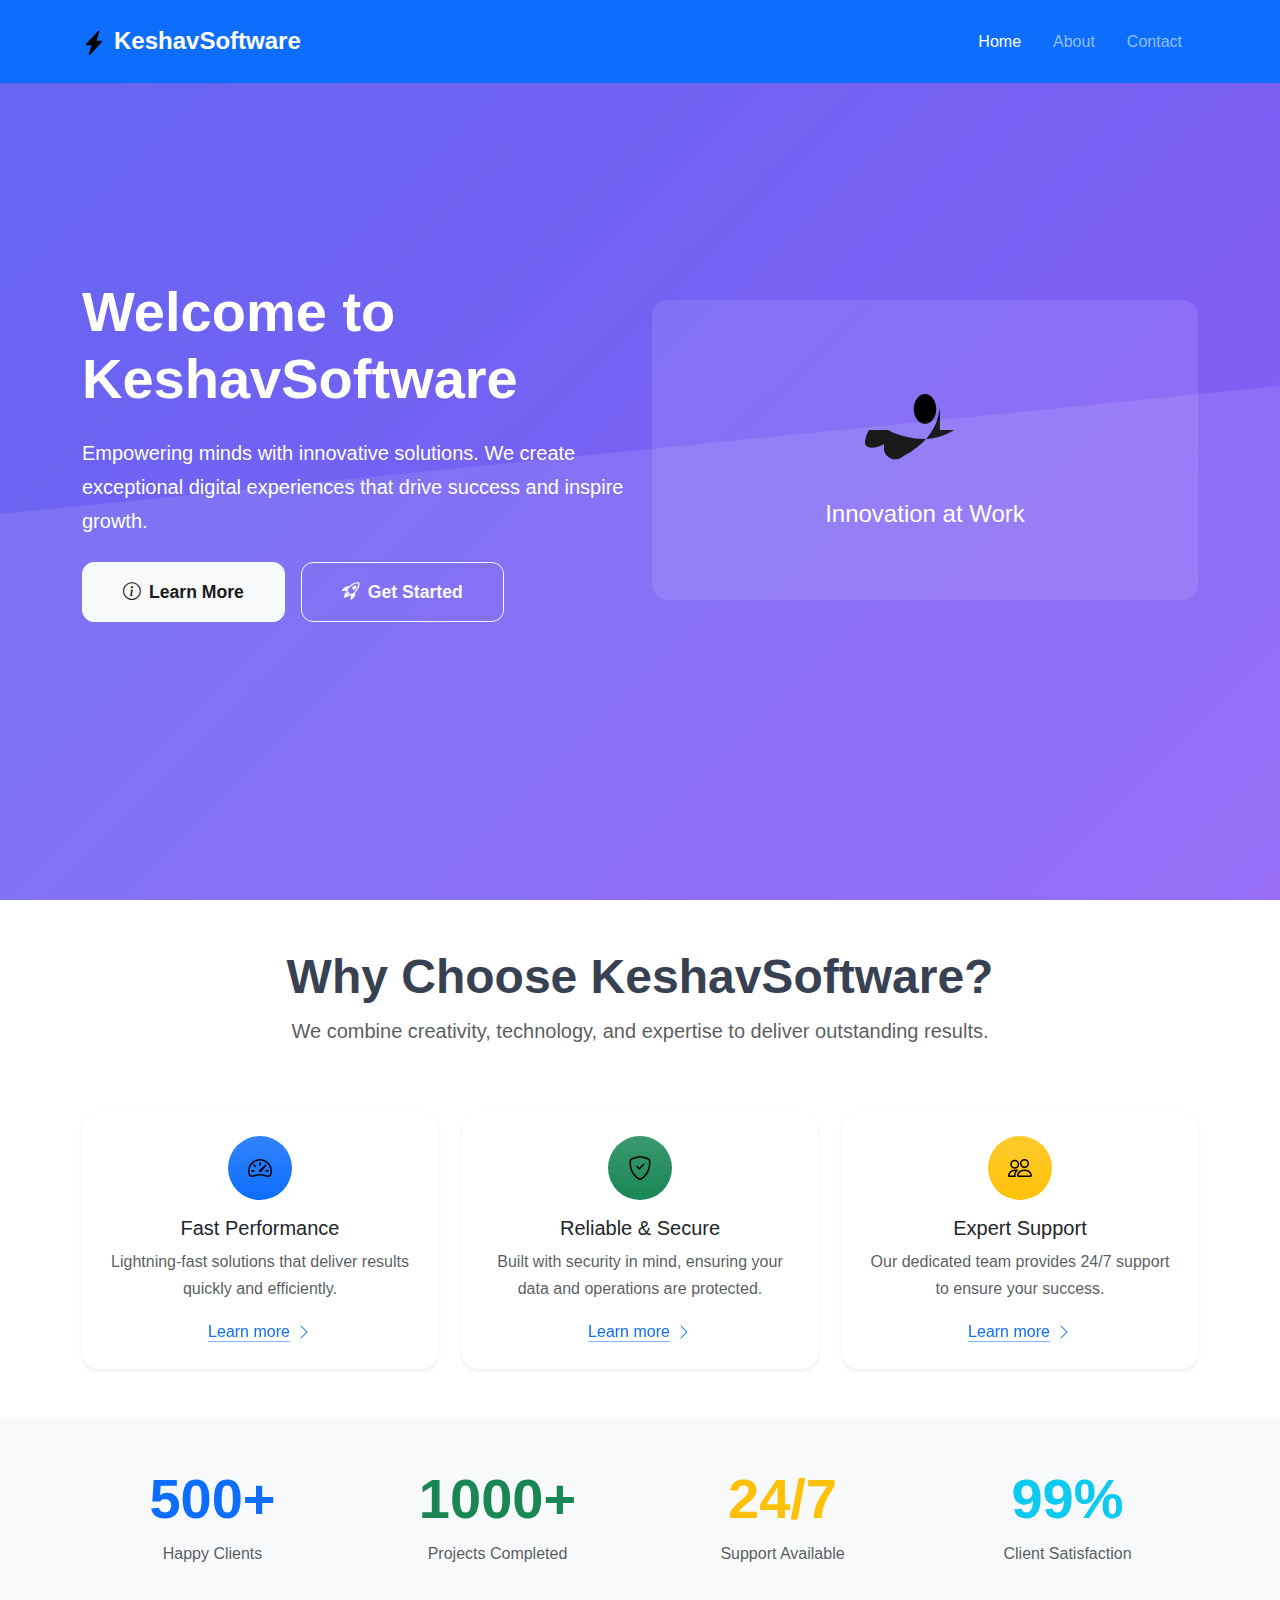
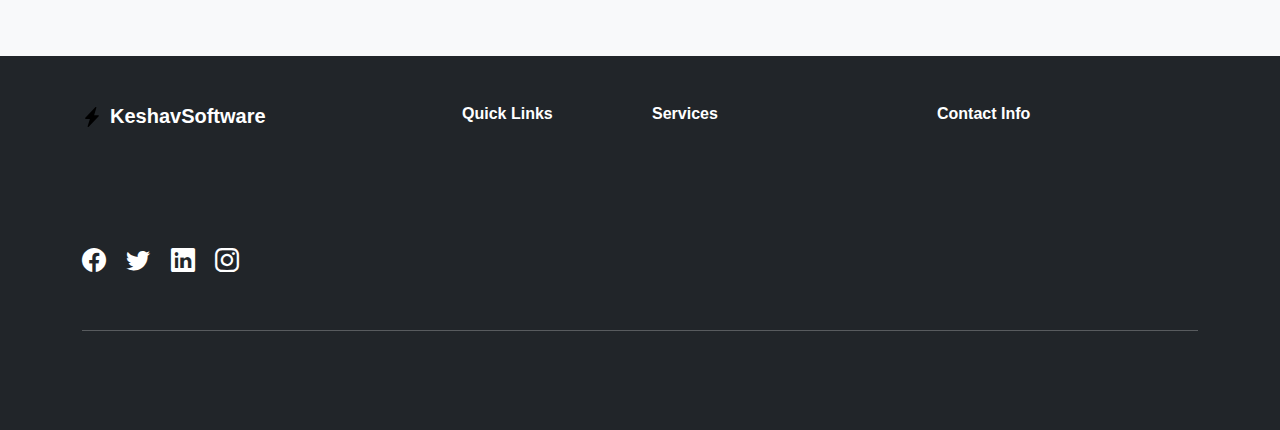
<file: index.html>
<!DOCTYPE html>
<html lang="en">
<head>
    <meta charset="UTF-8">
    <meta name="viewport" content="width=device-width, initial-scale=1.0">
    <title>KeshavSoftware - Home</title>
    <!-- Bootstrap 5 CSS -->
    <link href="https://cdn.jsdelivr.net/npm/bootstrap@5.3.2/dist/css/bootstrap.min.css" rel="stylesheet">
    <!-- Bootstrap Icons -->
    <link rel="stylesheet" href="https://cdn.jsdelivr.net/npm/bootstrap-icons@1.11.0/font/bootstrap-icons.css">
    <!-- Custom CSS -->
    <link rel="stylesheet" href="styles.css">
</head>
<body>
    <!-- SVG Symbols for Icons -->
    <svg xmlns="http://www.w3.org/2000/svg" class="d-none">
      <symbol id="lightning-charge" viewBox="0 0 16 16">
        <path d="M11.251.068a.5.5 0 0 1 .227.58L9.677 6.5H13a.5.5 0 0 1 .364.843l-8 8.5a.5.5 0 0 1-.842-.49L6.323 9.5H3a.5.5 0 0 1-.364-.843l8-8.5a.5.5 0 0 1 .615-.09z"/>
      </symbol>
      <symbol id="speedometer2" viewBox="0 0 16 16">
        <path d="M8 4a.5.5 0 0 1 .5.5V6a.5.5 0 0 1-1 0V4.5A.5.5 0 0 1 8 4zM3.732 5.732a.5.5 0 0 1 .707 0l.915.914a.5.5 0 1 1-.708.708l-.914-.915a.5.5 0 0 1 0-.707zM2 10a.5.5 0 0 1 .5-.5h1.586a.5.5 0 0 1 0 1H2.5A.5.5 0 0 1 2 10zm9.5 0a.5.5 0 0 1 .5-.5h1.5a.5.5 0 0 1 0 1H12a.5.5 0 0 1-.5-.5zm.754-4.246a.389.389 0 0 0-.527-.02L7.547 9.31a.91.91 0 1 0 1.302 1.258l3.434-4.297a.389.389 0 0 0-.029-.518z"/>
        <path fill-rule="evenodd" d="M0 10a8 8 0 1 1 15.547 2.661c-.442 1.253-1.845 1.602-2.932 1.25C11.309 13.488 9.475 13 8 13c-1.474 0-3.31.488-4.615.911-1.087.352-2.49.003-2.932-1.25A7.988 7.988 0 0 1 0 10zm8-7a7 7 0 0 0-6.603 9.329c.203.575.923.876 1.68.63C4.397 12.533 6.358 12 8 12s3.604.532 4.923.96c.757.245 1.477-.056 1.68-.631A7 7 0 0 0 8 3z"/>
      </symbol>
      <symbol id="shield-check" viewBox="0 0 16 16">
        <path d="M5.338 1.59a61.44 61.44 0 0 0-2.837.856.481.481 0 0 0-.328.39c-.554 4.157.726 7.19 2.253 9.188a10.725 10.725 0 0 0 2.287 2.233c.346.244.652.42.893.533.12.057.218.095.293.118a.55.55 0 0 0 .101.025.615.615 0 0 0 .1-.025c.076-.023.174-.061.294-.118.24-.113.547-.29.893-.533a10.726 10.726 0 0 0 2.287-2.233c1.527-1.997 2.807-5.031 2.253-9.188a.48.48 0 0 0-.328-.39c-.651-.213-1.75-.56-2.837-.855C9.552 1.29 8.531 1.067 8 1.067c-.53 0-1.552.223-2.662.524zM5.072.56C6.157.265 7.31 0 8 0s1.843.265 2.928.56c1.11.3 2.229.655 2.887.87a1.54 1.54 0 0 1 1.044 1.262c.596 4.477-.787 7.795-2.465 9.99a11.775 11.775 0 0 1-2.517 2.453 7.159 7.159 0 0 1-1.048.625c-.28.132-.581.24-.829.24s-.548-.108-.829-.24a7.158 7.158 0 0 1-1.048-.625 11.777 11.777 0 0 1-2.517-2.453C1.928 10.487.545 7.169 1.141 2.692A1.54 1.54 0 0 1 2.185 1.43 62.456 62.456 0 0 1 5.072.56z"/>
        <path d="M10.854 5.146a.5.5 0 0 1 0 .708l-3 3a.5.5 0 0 1-.708 0l-1.5-1.5a.5.5 0 1 1 .708-.708L7.5 7.793l2.646-2.647a.5.5 0 0 1 .708 0z"/>
      </symbol>
      <symbol id="people" viewBox="0 0 16 16">
        <path d="M15 14s1 0 1-1-1-4-5-4-5 3-5 4 1 1 1 1h8Zm-7.978-1A.261.261 0 0 1 7 12.996c.001-.264.167-1.03.76-1.72C8.312 10.629 9.282 10 11 10c1.717 0 2.687.63 3.24 1.276.593.69.758 1.457.76 1.72l-.008.002A.274.274 0 0 1 15 13H7ZM11 7a2 2 0 1 0 0-4 2 2 0 0 0 0 4Zm3-2a3 3 0 1 1-6 0 3 3 0 0 1 6 0ZM6.936 9.28a5.88 5.88 0 0 0-1.23-.247A7.35 7.35 0 0 0 5 9c-4 0-5 3-5 4 0 .667.333 1 1 1h4.216A2.238 2.238 0 0 1 5 13c0-1.01.377-2.042 1.09-2.904.243-.294.526-.569.846-.816ZM4.92 10A5.493 5.493 0 0 0 4 13H1c0-.26.164-1.03.76-1.724.545-.636 1.492-1.256 3.16-1.275ZM1.5 5.5a3 3 0 1 1 6 0 3 3 0 0 1-6 0Zm3-2a2 2 0 1 0 0 4 2 2 0 0 0 0-4Z"/>
      </symbol>
      <symbol id="rocket" viewBox="0 0 16 16">
        <path d="M8 8c.828 0 1.5-.895 1.5-2S8.828 4 8 4s-1.5.895-1.5 2S7.172 8 8 8Z"/>
        <path d="M11.953 8.81c-.195.098-.39.195-.583.291A7.474 7.474 0 0 1 8 10c-1.777 0-3.337-.457-4.37-.899-.193-.096-.388-.193-.583-.291C1.544 8.82.521 8.82.521 8.82S.025 9.68 0 10.466c-.014.426.34.618.671.68.306.058.64.02 1.035-.1.265-.08.54-.205.832-.37l-.006.7c0 .294.118.576.327.784l.062.06c.391.391.877.546 1.348.464a1.7 1.7 0 0 0 .7-.3l.25-.15c.196-.117.4-.235.598-.355.027-.016.054-.033.08-.05.185-.122.369-.247.547-.375l.208-.15c.14-.1.279-.202.415-.306.068-.052.135-.104.2-.158.325-.27.63-.558.901-.87.065-.075.13-.15.192-.227.31-.38.58-.792.812-1.228.232-.436.424-.902.56-1.393.068-.246.12-.498.162-.753.021-.127.04-.255.056-.384.008-.065.015-.13.021-.195.003-.033.006-.065.008-.098.001-.016.002-.033.003-.049 0-.008 0-.015.001-.023 0-.004 0-.008 0-.012V8.82c0 .001-1.023 0-2.547-.01Z"/>
      </symbol>
      <symbol id="collection" viewBox="0 0 16 16">
        <path d="M2.5 3.5a.5.5 0 0 1 0-1h11a.5.5 0 0 1 0 1h-11zm2-2a.5.5 0 0 1 0-1h7a.5.5 0 0 1 0 1h-7zM0 13a1.5 1.5 0 0 0 1.5 1.5h13A1.5 1.5 0 0 0 16 13V6a1.5 1.5 0 0 0-1.5-1.5h-13A1.5 1.5 0 0 0 0 6v7zm1.5.5A.5.5 0 0 1 1 13V6a.5.5 0 0 1 .5-.5h13a.5.5 0 0 1 .5.5v7a.5.5 0 0 1-.5.5h-13z"/>
      </symbol>
      <symbol id="gear-fill" viewBox="0 0 16 16">
        <path d="M9.405 1.05c-.413-1.4-2.397-1.4-2.81 0l-.1.34a1.464 1.464 0 0 1-2.105.872l-.31-.17c-1.283-.698-2.686.705-1.987 1.987l.169.311c.446.82.023 1.841-.872 2.105l-.34.1c-1.4.413-1.4 2.397 0 2.81l.34.1a1.464 1.464 0 0 1 .872 2.105l-.17.31c-.698 1.283.705 2.686 1.987 1.987l.311-.169a1.464 1.464 0 0 1 2.105.872l.1.34c.413 1.4 2.397 1.4 2.81 0l.1-.34a1.464 1.464 0 0 1 2.105-.872l.31.17c1.283.698 2.686-.705 1.987-1.987l-.169-.311a1.464 1.464 0 0 1 .872-2.105l.34-.1c1.4-.413 1.4-2.397 0-2.81l-.34-.1a1.464 1.464 0 0 1-.872-2.105l.17-.31c.698-1.283-.705-2.686-1.987-1.987l-.311.169a1.464 1.464 0 0 1-2.105-.872l-.1-.34zM8 10.93a2.929 2.929 0 1 1 0-5.86 2.929 2.929 0 0 1 0 5.858z"/>
      </symbol>
      <symbol id="chevron-right" viewBox="0 0 16 16">
        <path fill-rule="evenodd" d="M4.646 1.646a.5.5 0 0 1 .708 0l6 6a.5.5 0 0 1 0 .708l-6 6a.5.5 0 0 1-.708-.708L10.293 8 4.646 2.354a.5.5 0 0 1 0-.708z"/>
      </symbol>
    </svg>
    <!-- Navigation -->
    <nav class="navbar navbar-expand-lg navbar-dark bg-primary fixed-top">
        <div class="container">
            <a class="navbar-brand fw-bold" href="index.html">
                <svg class="bi me-2" width="24" height="24" role="img" aria-label="KeshavSoftware">
                    <use xlink:href="#lightning-charge"></use>
                </svg>KeshavSoftware
            </a>
            <button class="navbar-toggler" type="button" data-bs-toggle="collapse" data-bs-target="#navbarNav">
                <span class="navbar-toggler-icon"></span>
            </button>
            <div class="collapse navbar-collapse" id="navbarNav">
                <ul class="navbar-nav ms-auto">
                    <li class="nav-item">
                        <a class="nav-link active" href="index.html">Home</a>
                    </li>
                    <li class="nav-item">
                        <a class="nav-link" href="about.html">About</a>
                    </li>
                    <li class="nav-item">
                        <a class="nav-link" href="contact.html">Contact</a>
                    </li>
                </ul>
            </div>
        </div>
    </nav>

    <!-- Hero Section -->
    <section class="hero-section bg-gradient-primary text-white">
        <div class="container">
            <div class="row align-items-center min-vh-100">
                <div class="col-lg-6">
                    <h1 class="display-4 fw-bold mb-4">Welcome to KeshavSoftware</h1>
                    <p class="lead mb-4">Empowering minds with innovative solutions. We create exceptional digital experiences that drive success and inspire growth.</p>
                    <div class="d-flex gap-3 flex-wrap">
                        <a href="about.html" class="btn btn-light btn-lg pulse-btn">
                            <i class="bi bi-info-circle me-2"></i>Learn More
                        </a>
                        <a href="contact.html" class="btn btn-outline-light btn-lg glow-btn">
                            <i class="bi bi-rocket-takeoff me-2"></i>Get Started
                        </a>
                    </div>
                </div>
                <div class="col-lg-6">
                    <div class="hero-image-placeholder bg-white bg-opacity-10 rounded-4 p-5 text-center">
                        <svg class="bi" width="120" height="120" role="img" aria-hidden="true">
                            <use xlink:href="#rocket"></use>
                        </svg>
                        <h4 class="mt-3">Innovation at Work</h4>
                    </div>
                </div>
            </div>
        </div>
    </section>

    <!-- Features Section -->
    <section class="py-5">
        <div class="container">
            <div class="row">
                <div class="col-lg-8 mx-auto text-center mb-5">
                    <h2 class="display-5 fw-bold">Why Choose KeshavSoftware?</h2>
                    <p class="lead text-muted">We combine creativity, technology, and expertise to deliver outstanding results.</p>
                </div>
            </div>
            <div class="row g-4">
                <div class="col-md-4">
                    <div class="card h-100 border-0 shadow-sm">
                        <div class="card-body text-center p-4">
                            <div class="feature-icon d-inline-flex align-items-center justify-content-center text-bg-primary bg-gradient rounded-circle mb-3" style="width: 4rem; height: 4rem;">
                                <svg class="bi" width="1.5em" height="1.5em" aria-hidden="true">
                                    <use xlink:href="#speedometer2"></use>
                                </svg>
                            </div>
                            <h5 class="card-title">Fast Performance</h5>
                            <p class="card-text text-muted">Lightning-fast solutions that deliver results quickly and efficiently.</p>
                            <a href="about.html#services" class="icon-link smooth-scroll">
                                Learn more
                                <svg class="bi" aria-hidden="true">
                                    <use xlink:href="#chevron-right"></use>
                                </svg>
                            </a>
                        </div>
                    </div>
                </div>
                <div class="col-md-4">
                    <div class="card h-100 border-0 shadow-sm">
                        <div class="card-body text-center p-4">
                            <div class="feature-icon d-inline-flex align-items-center justify-content-center text-bg-success bg-gradient rounded-circle mb-3" style="width: 4rem; height: 4rem;">
                                <svg class="bi" width="1.5em" height="1.5em" aria-hidden="true">
                                    <use xlink:href="#shield-check"></use>
                                </svg>
                            </div>
                            <h5 class="card-title">Reliable & Secure</h5>
                            <p class="card-text text-muted">Built with security in mind, ensuring your data and operations are protected.</p>
                            <a href="contact.html" class="icon-link smooth-scroll">
                                Learn more
                                <svg class="bi" aria-hidden="true">
                                    <use xlink:href="#chevron-right"></use>
                                </svg>
                            </a>
                        </div>
                    </div>
                </div>
                <div class="col-md-4">
                    <div class="card h-100 border-0 shadow-sm">
                        <div class="card-body text-center p-4">
                            <div class="feature-icon d-inline-flex align-items-center justify-content-center text-bg-warning bg-gradient rounded-circle mb-3" style="width: 4rem; height: 4rem;">
                                <svg class="bi" width="1.5em" height="1.5em" aria-hidden="true">
                                    <use xlink:href="#people"></use>
                                </svg>
                            </div>
                            <h5 class="card-title">Expert Support</h5>
                            <p class="card-text text-muted">Our dedicated team provides 24/7 support to ensure your success.</p>
                            <a href="about.html#team" class="icon-link smooth-scroll">
                                Learn more
                                <svg class="bi" aria-hidden="true">
                                    <use xlink:href="#chevron-right"></use>
                                </svg>
                            </a>
                        </div>
                    </div>
                </div>
            </div>
        </div>
    </section>

    <!-- Stats Section -->
    <section class="py-5 bg-light">
        <div class="container">
            <div class="row text-center">
                <div class="col-md-3 col-6 mb-4">
                    <h2 class="display-4 fw-bold text-primary">500+</h2>
                    <p class="text-muted">Happy Clients</p>
                </div>
                <div class="col-md-3 col-6 mb-4">
                    <h2 class="display-4 fw-bold text-success">1000+</h2>
                    <p class="text-muted">Projects Completed</p>
                </div>
                <div class="col-md-3 col-6 mb-4">
                    <h2 class="display-4 fw-bold text-warning">24/7</h2>
                    <p class="text-muted">Support Available</p>
                </div>
                <div class="col-md-3 col-6 mb-4">
                    <h2 class="display-4 fw-bold text-info">99%</h2>
                    <p class="text-muted">Client Satisfaction</p>
                </div>
            </div>
        </div>
    </section>

    <!-- Footer -->
    <footer class="bg-dark text-white py-5">
        <div class="container">
            <div class="row">
                <div class="col-lg-4 mb-4">
                    <h5 class="fw-bold mb-3">
                        <svg class="bi me-2" width="20" height="20" role="img" aria-label="KeshavSoftware">
                            <use xlink:href="#lightning-charge"></use>
                        </svg>KeshavSoftware
                    </h5>
                    <p class="text-muted">Empowering minds with innovative solutions. We create exceptional digital experiences that drive success.</p>
                    <div class="social-links">
                        <a href="#" class="text-white me-3"><i class="bi bi-facebook fs-4"></i></a>
                        <a href="#" class="text-white me-3"><i class="bi bi-twitter fs-4"></i></a>
                        <a href="#" class="text-white me-3"><i class="bi bi-linkedin fs-4"></i></a>
                        <a href="#" class="text-white"><i class="bi bi-instagram fs-4"></i></a>
                    </div>
                </div>
                <div class="col-lg-2 col-md-6 mb-4">
                    <h6 class="fw-bold mb-3">Quick Links</h6>
                    <ul class="list-unstyled">
                        <li><a href="index.html" class="text-muted text-decoration-none">Home</a></li>
                        <li><a href="about.html" class="text-muted text-decoration-none">About</a></li>
                        <li><a href="contact.html" class="text-muted text-decoration-none">Contact</a></li>
                    </ul>
                </div>
                <div class="col-lg-3 col-md-6 mb-4">
                    <h6 class="fw-bold mb-3">Services</h6>
                    <ul class="list-unstyled">
                        <li><a href="#" class="text-muted text-decoration-none">Web Development</a></li>
                        <li><a href="#" class="text-muted text-decoration-none">Mobile Apps</a></li>
                        <li><a href="#" class="text-muted text-decoration-none">UI/UX Design</a></li>
                        <li><a href="#" class="text-muted text-decoration-none">Consulting</a></li>
                    </ul>
                </div>
                <div class="col-lg-3 mb-4">
                    <h6 class="fw-bold mb-3">Contact Info</h6>
                    <p class="text-muted mb-2"><i class="bi bi-geo-alt me-2"></i>123 Business St, City, State 12345</p>
                    <p class="text-muted mb-2"><i class="bi bi-telephone me-2"></i>+1 (555) 123-4567</p>
                    <p class="text-muted"><i class="bi bi-envelope me-2"></i>info@keshavsoftware.com</p>
                </div>
            </div>
            <hr class="my-4">
            <div class="row align-items-center">
                <div class="col-md-6">
                    <p class="text-muted mb-0">&copy; 2024 KeshavSoftware. All rights reserved.</p>
                </div>
                <div class="col-md-6 text-md-end">
                    <a href="#" class="text-muted text-decoration-none me-3">Privacy Policy</a>
                    <a href="#" class="text-muted text-decoration-none">Terms of Service</a>
                </div>
            </div>
        </div>
    </footer>

    <!-- Bootstrap 5 JS -->
    <script src="https://cdn.jsdelivr.net/npm/bootstrap@5.3.2/dist/js/bootstrap.bundle.min.js"></script>
    
    <!-- Custom JavaScript for Enhanced Functionality -->
    <script>
        document.addEventListener('DOMContentLoaded', function() {
            // Smooth scrolling for anchor links
            document.querySelectorAll('a[href^="#"]').forEach(anchor => {
                anchor.addEventListener('click', function (e) {
                    e.preventDefault();
                    const target = document.querySelector(this.getAttribute('href'));
                    if (target) {
                        target.scrollIntoView({
                            behavior: 'smooth',
                            block: 'start'
                        });
                    }
                });
            });

            // Enhanced button functionality
            document.querySelectorAll('.btn').forEach(btn => {
                btn.addEventListener('click', function(e) {
                    // Skip if it's a navigation link
                    if (this.href && (this.href.includes('.html') || this.href.includes('#'))) {
                        return;
                    }
                    
                    if (!this.classList.contains('loading')) {
                        this.classList.add('loading');
                        const originalText = this.innerHTML;
                        this.innerHTML = '<span class="spinner-border spinner-border-sm me-2" role="status"></span>Loading...';
                        
                        setTimeout(() => {
                            this.classList.remove('loading');
                            this.innerHTML = originalText;
                            
                            // Show success notification
                            showNotification('Action completed successfully!', 'success');
                        }, 1500);
                    }
                });
            });

            // Service link functionality
            const serviceLinks = document.querySelectorAll('footer a[href="#"]');
            const serviceActions = {
                'Web Development': () => {
                    showServiceModal('Web Development', 'Custom web applications built with modern frameworks and best practices.');
                },
                'Mobile Apps': () => {
                    showServiceModal('Mobile Apps', 'Native and cross-platform mobile applications for iOS and Android.');
                },
                'UI/UX Design': () => {
                    showServiceModal('UI/UX Design', 'User-centered design that creates intuitive and engaging experiences.');
                },
                'Consulting': () => {
                    showServiceModal('Consulting', 'Strategic technology consulting to optimize your digital infrastructure.');
                },
                'Privacy Policy': () => {
                    showInfoModal('Privacy Policy', 'Your privacy is important to us. This policy outlines how we collect, use, and protect your information.');
                },
                'Terms of Service': () => {
                    showInfoModal('Terms of Service', 'By using our services, you agree to these terms and conditions.');
                }
            };

            serviceLinks.forEach(link => {
                const serviceName = link.textContent.trim();
                if (serviceActions[serviceName]) {
                    link.addEventListener('click', function(e) {
                        e.preventDefault();
                        serviceActions[serviceName]();
                    });
                }
            });

            // Social media link functionality
            document.querySelectorAll('.social-links a').forEach(link => {
                link.addEventListener('click', function(e) {
                    e.preventDefault();
                    const platform = this.querySelector('i').className.split('-')[1];
                    showNotification(`Opening ${platform.charAt(0).toUpperCase() + platform.slice(1)}...`, 'info');
                    
                    setTimeout(() => {
                        const urls = {
                            facebook: 'https://facebook.com/keshavsoftware',
                            twitter: 'https://twitter.com/keshavsoftware',
                            linkedin: 'https://linkedin.com/company/keshavsoftware',
                            instagram: 'https://instagram.com/keshavsoftware'
                        };
                        if (urls[platform]) {
                            window.open(urls[platform], '_blank');
                        }
                    }, 500);
                });
            });

            // Contact info click functionality
            const contactPhone = document.querySelector('footer p:contains("+1")');
            const contactEmail = document.querySelector('footer p:contains("@")');
            const contactAddress = document.querySelector('footer p:contains("Business St")');

            // Make phone clickable
            const phoneElement = Array.from(document.querySelectorAll('footer p')).find(p => p.textContent.includes('+1'));
            if (phoneElement) {
                phoneElement.style.cursor = 'pointer';
                phoneElement.addEventListener('click', function() {
                    const phone = this.textContent.match(/\+\d[\d\s\-\(\)]+/)[0];
                    window.location.href = `tel:${phone.replace(/\D/g, '')}`;
                    showNotification('Dialing ' + phone + '...', 'info');
                });
            }

            // Make email clickable
            const emailElement = Array.from(document.querySelectorAll('footer p')).find(p => p.textContent.includes('@'));
            if (emailElement) {
                emailElement.style.cursor = 'pointer';
                emailElement.addEventListener('click', function() {
                    const email = this.textContent.match(/[\w.-]+@[\w.-]+/)[0];
                    window.location.href = `mailto:${email}`;
                    showNotification('Opening email client...', 'info');
                });
            }

            // Make address clickable
            const addressElement = Array.from(document.querySelectorAll('footer p')).find(p => p.textContent.includes('Business St'));
            if (addressElement) {
                addressElement.style.cursor = 'pointer';
                addressElement.addEventListener('click', function() {
                    const address = encodeURIComponent(this.textContent.replace(/.*?([\d\w\s,]+)/, '$1'));
                    window.open(`https://www.google.com/maps/search/?api=1&query=${address}`, '_blank');
                    showNotification('Opening in Google Maps...', 'info');
                });
            }

            // Stats counter animation
            const stats = document.querySelectorAll('.display-4');
            const animateCounter = (element, target) => {
                let count = 0;
                const increment = target / 100;
                const timer = setInterval(() => {
                    count += increment;
                    if (count >= target) {
                        count = target;
                        clearInterval(timer);
                    }
                    
                    if (target.toString().includes('+')) {
                        element.textContent = Math.floor(count) + '+';
                    } else if (target.toString().includes('%')) {
                        element.textContent = Math.floor(count) + '%';
                    } else {
                        element.textContent = target;
                    }
                }, 20);
            };

            // Parallax effect for hero section
            window.addEventListener('scroll', () => {
                const scrolled = window.pageYOffset;
                const hero = document.querySelector('.hero-section');
                if (hero && scrolled < window.innerHeight) {
                    hero.style.transform = `translateY(${scrolled * 0.3}px)`;
                }
            });

            // Intersection Observer for animations
            const observerOptions = {
                threshold: 0.1,
                rootMargin: '0px 0px -50px 0px'
            };

            const observer = new IntersectionObserver((entries) => {
                entries.forEach(entry => {
                    if (entry.isIntersecting) {
                        entry.target.classList.add('animate-in');
                        
                        // Animate counters when stats section is visible
                        if (entry.target.classList.contains('display-4')) {
                            const text = entry.target.textContent;
                            const number = parseInt(text.replace(/\D/g, ''));
                            animateCounter(entry.target, number);
                        }
                    }
                });
            }, observerOptions);

            // Observe all animated elements
            document.querySelectorAll('.card, .feature-icon, .display-4').forEach(el => {
                observer.observe(el);
            });
        });

        // Utility functions
        function showNotification(message, type = 'info') {
            const notification = document.createElement('div');
            notification.className = `alert alert-${type} notification-toast`;
            notification.innerHTML = `
                <i class="bi bi-${type === 'success' ? 'check-circle' : 'info-circle'} me-2"></i>
                ${message}
            `;
            notification.style.cssText = `
                position: fixed;
                top: 20px;
                right: 20px;
                z-index: 9999;
                min-width: 300px;
                animation: slideInRight 0.3s ease;
                border: none;
                border-radius: 10px;
                box-shadow: 0 4px 20px rgba(0,0,0,0.15);
            `;
            
            document.body.appendChild(notification);
            
            setTimeout(() => {
                notification.style.animation = 'slideOutRight 0.3s ease';
                setTimeout(() => {
                    if (notification.parentNode) {
                        notification.remove();
                    }
                }, 300);
            }, 3000);
        }

        function showServiceModal(title, description) {
            const modal = document.createElement('div');
            modal.className = 'modal fade';
            modal.innerHTML = `
                <div class="modal-dialog">
                    <div class="modal-content">
                        <div class="modal-header">
                            <h5 class="modal-title">${title}</h5>
                            <button type="button" class="btn-close" data-bs-dismiss="modal"></button>
                        </div>
                        <div class="modal-body">
                            <p>${description}</p>
                            <p>Interested in learning more about our ${title.toLowerCase()} services?</p>
                        </div>
                        <div class="modal-footer">
                            <button type="button" class="btn btn-primary" onclick="window.location.href='contact.html'">Get Quote</button>
                            <button type="button" class="btn btn-secondary" data-bs-dismiss="modal">Close</button>
                        </div>
                    </div>
                </div>
            `;
            
            document.body.appendChild(modal);
            const bootstrapModal = new bootstrap.Modal(modal);
            bootstrapModal.show();
            
            modal.addEventListener('hidden.bs.modal', function() {
                modal.remove();
            });
        }

        function showInfoModal(title, content) {
            const modal = document.createElement('div');
            modal.className = 'modal fade';
            modal.innerHTML = `
                <div class="modal-dialog modal-lg">
                    <div class="modal-content">
                        <div class="modal-header">
                            <h5 class="modal-title">${title}</h5>
                            <button type="button" class="btn-close" data-bs-dismiss="modal"></button>
                        </div>
                        <div class="modal-body">
                            <p>${content}</p>
                            <p>For complete ${title.toLowerCase()}, please contact our legal team.</p>
                        </div>
                        <div class="modal-footer">
                            <button type="button" class="btn btn-primary" onclick="window.location.href='contact.html'">Contact Legal</button>
                            <button type="button" class="btn btn-secondary" data-bs-dismiss="modal">Close</button>
                        </div>
                    </div>
                </div>
            `;
            
            document.body.appendChild(modal);
            const bootstrapModal = new bootstrap.Modal(modal);
            bootstrapModal.show();
            
            modal.addEventListener('hidden.bs.modal', function() {
                modal.remove();
            });
        }

        // Add custom animations CSS
        const style = document.createElement('style');
        style.textContent = `
            @keyframes slideInRight {
                from { transform: translateX(100%); opacity: 0; }
                to { transform: translateX(0); opacity: 1; }
            }
            
            @keyframes slideOutRight {
                from { transform: translateX(0); opacity: 1; }
                to { transform: translateX(100%); opacity: 0; }
            }
            
            .notification-toast {
                font-weight: 500;
            }
            
            footer p:hover {
                color: #6366f1 !important;
                transition: color 0.3s ease;
            }
        `;
        document.head.appendChild(style);
    </script>
</body>
</html>
</file>
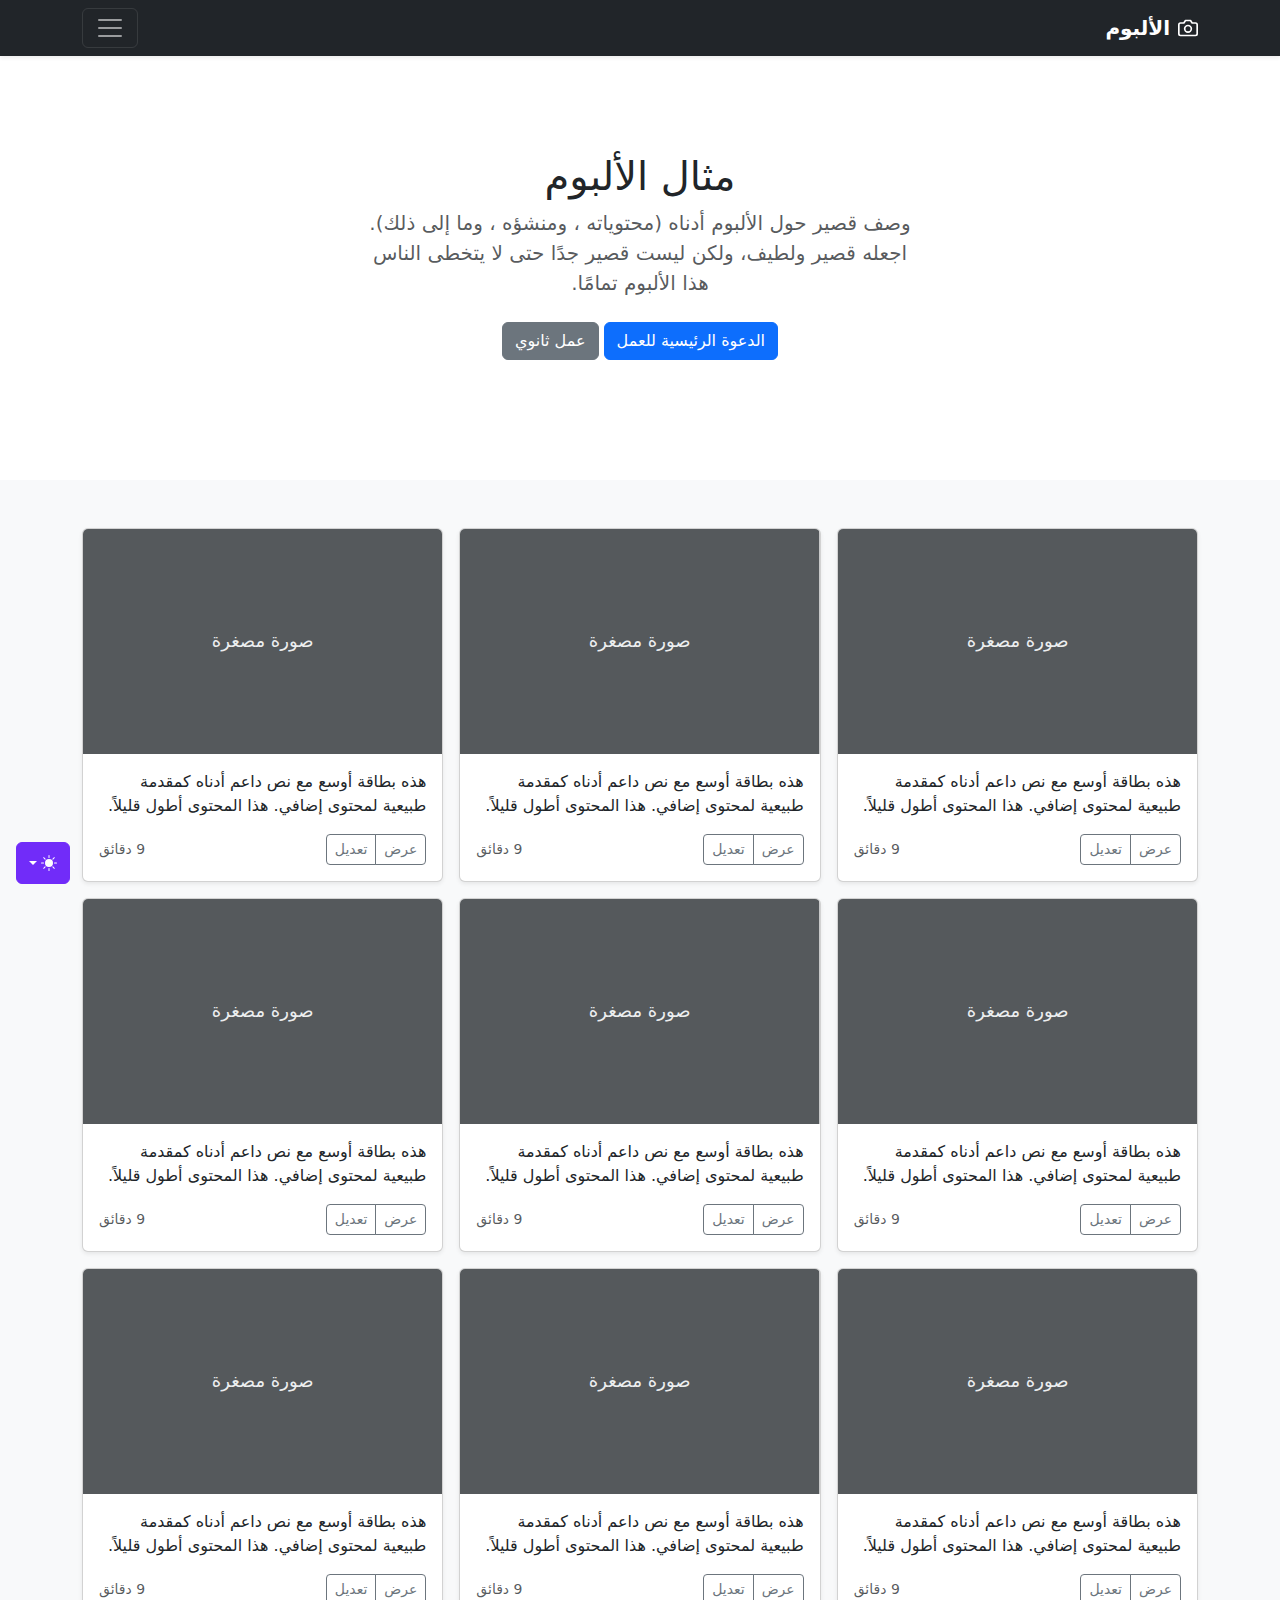
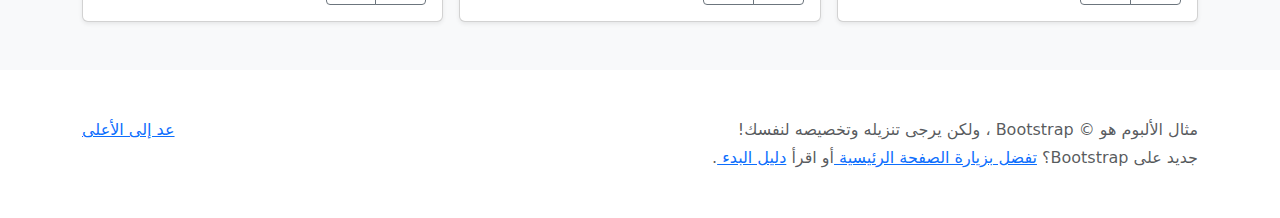
<file: bootstrap-5.3.8-examples/album-rtl/index.html>
<!doctype html>
<html lang="ar" dir="rtl" data-bs-theme="auto">
  <head>
    <meta charset="utf-8" />
    <meta name="viewport" content="width=device-width, initial-scale=1" />
    <meta name="description" content="" />
    <meta
      name="author"
      content="Mark Otto, Jacob Thornton, and Bootstrap contributors"
    />
    <meta name="generator" content="Astro v5.13.2" />
    <title>مثال الألبوم · Bootstrap v5.3</title>
    <link
      rel="canonical"
      href="https://getbootstrap.com/docs/5.3/examples/album-rtl/"
    />
    <script src="../assets/js/color-modes.js"></script>
    <link href="../assets/dist/css/bootstrap.rtl.min.css" rel="stylesheet" />
    <meta name="theme-color" content="#712cf9" />
    <style>
      .bd-placeholder-img {
        font-size: 1.125rem;
        text-anchor: middle;
        -webkit-user-select: none;
        -moz-user-select: none;
        user-select: none;
      }
      @media (min-width: 768px) {
        .bd-placeholder-img-lg {
          font-size: 3.5rem;
        }
      }
      .b-example-divider {
        width: 100%;
        height: 3rem;
        background-color: #0000001a;
        border: solid rgba(0, 0, 0, 0.15);
        border-width: 1px 0;
        box-shadow:
          inset 0 0.5em 1.5em #0000001a,
          inset 0 0.125em 0.5em #00000026;
      }
      .b-example-vr {
        flex-shrink: 0;
        width: 1.5rem;
        height: 100vh;
      }
      .bi {
        vertical-align: -0.125em;
        fill: currentColor;
      }
      .nav-scroller {
        position: relative;
        z-index: 2;
        height: 2.75rem;
        overflow-y: hidden;
      }
      .nav-scroller .nav {
        display: flex;
        flex-wrap: nowrap;
        padding-bottom: 1rem;
        margin-top: -1px;
        overflow-x: auto;
        text-align: center;
        white-space: nowrap;
        -webkit-overflow-scrolling: touch;
      }
      .btn-bd-primary {
        --bd-violet-bg: #712cf9;
        --bd-violet-rgb: 112.520718, 44.062154, 249.437846;
        --bs-btn-font-weight: 600;
        --bs-btn-color: var(--bs-white);
        --bs-btn-bg: var(--bd-violet-bg);
        --bs-btn-border-color: var(--bd-violet-bg);
        --bs-btn-hover-color: var(--bs-white);
        --bs-btn-hover-bg: #6528e0;
        --bs-btn-hover-border-color: #6528e0;
        --bs-btn-focus-shadow-rgb: var(--bd-violet-rgb);
        --bs-btn-active-color: var(--bs-btn-hover-color);
        --bs-btn-active-bg: #5a23c8;
        --bs-btn-active-border-color: #5a23c8;
      }
      .bd-mode-toggle {
        z-index: 1500;
      }
      .bd-mode-toggle .bi {
        width: 1em;
        height: 1em;
      }
      .bd-mode-toggle .dropdown-menu .active .bi {
        display: block !important;
      }
    </style>
  </head>
  <body>
    <svg xmlns="http://www.w3.org/2000/svg" class="d-none">
      <symbol id="check2" viewBox="0 0 16 16">
        <path
          d="M13.854 3.646a.5.5 0 0 1 0 .708l-7 7a.5.5 0 0 1-.708 0l-3.5-3.5a.5.5 0 1 1 .708-.708L6.5 10.293l6.646-6.647a.5.5 0 0 1 .708 0z"
        ></path>
      </symbol>
      <symbol id="circle-half" viewBox="0 0 16 16">
        <path
          d="M8 15A7 7 0 1 0 8 1v14zm0 1A8 8 0 1 1 8 0a8 8 0 0 1 0 16z"
        ></path>
      </symbol>
      <symbol id="moon-stars-fill" viewBox="0 0 16 16">
        <path
          d="M6 .278a.768.768 0 0 1 .08.858 7.208 7.208 0 0 0-.878 3.46c0 4.021 3.278 7.277 7.318 7.277.527 0 1.04-.055 1.533-.16a.787.787 0 0 1 .81.316.733.733 0 0 1-.031.893A8.349 8.349 0 0 1 8.344 16C3.734 16 0 12.286 0 7.71 0 4.266 2.114 1.312 5.124.06A.752.752 0 0 1 6 .278z"
        ></path>
        <path
          d="M10.794 3.148a.217.217 0 0 1 .412 0l.387 1.162c.173.518.579.924 1.097 1.097l1.162.387a.217.217 0 0 1 0 .412l-1.162.387a1.734 1.734 0 0 0-1.097 1.097l-.387 1.162a.217.217 0 0 1-.412 0l-.387-1.162A1.734 1.734 0 0 0 9.31 6.593l-1.162-.387a.217.217 0 0 1 0-.412l1.162-.387a1.734 1.734 0 0 0 1.097-1.097l.387-1.162zM13.863.099a.145.145 0 0 1 .274 0l.258.774c.115.346.386.617.732.732l.774.258a.145.145 0 0 1 0 .274l-.774.258a1.156 1.156 0 0 0-.732.732l-.258.774a.145.145 0 0 1-.274 0l-.258-.774a1.156 1.156 0 0 0-.732-.732l-.774-.258a.145.145 0 0 1 0-.274l.774-.258c.346-.115.617-.386.732-.732L13.863.1z"
        ></path>
      </symbol>
      <symbol id="sun-fill" viewBox="0 0 16 16">
        <path
          d="M8 12a4 4 0 1 0 0-8 4 4 0 0 0 0 8zM8 0a.5.5 0 0 1 .5.5v2a.5.5 0 0 1-1 0v-2A.5.5 0 0 1 8 0zm0 13a.5.5 0 0 1 .5.5v2a.5.5 0 0 1-1 0v-2A.5.5 0 0 1 8 13zm8-5a.5.5 0 0 1-.5.5h-2a.5.5 0 0 1 0-1h2a.5.5 0 0 1 .5.5zM3 8a.5.5 0 0 1-.5.5h-2a.5.5 0 0 1 0-1h2A.5.5 0 0 1 3 8zm10.657-5.657a.5.5 0 0 1 0 .707l-1.414 1.415a.5.5 0 1 1-.707-.708l1.414-1.414a.5.5 0 0 1 .707 0zm-9.193 9.193a.5.5 0 0 1 0 .707L3.05 13.657a.5.5 0 0 1-.707-.707l1.414-1.414a.5.5 0 0 1 .707 0zm9.193 2.121a.5.5 0 0 1-.707 0l-1.414-1.414a.5.5 0 0 1 .707-.707l1.414 1.414a.5.5 0 0 1 0 .707zM4.464 4.465a.5.5 0 0 1-.707 0L2.343 3.05a.5.5 0 1 1 .707-.707l1.414 1.414a.5.5 0 0 1 0 .708z"
        ></path>
      </symbol>
    </svg>
    <div
      class="dropdown position-fixed bottom-0 end-0 mb-3 me-3 bd-mode-toggle"
    >
      <button
        class="btn btn-bd-primary py-2 dropdown-toggle d-flex align-items-center"
        id="bd-theme"
        type="button"
        aria-expanded="false"
        data-bs-toggle="dropdown"
        aria-label="Toggle theme (auto)"
      >
        <svg class="bi my-1 theme-icon-active" aria-hidden="true">
          <use href="#circle-half"></use>
        </svg>
        <span class="visually-hidden" id="bd-theme-text">Toggle theme</span>
      </button>
      <ul
        class="dropdown-menu dropdown-menu-end shadow"
        aria-labelledby="bd-theme-text"
      >
        <li>
          <button
            type="button"
            class="dropdown-item d-flex align-items-center"
            data-bs-theme-value="light"
            aria-pressed="false"
          >
            <svg class="bi me-2 opacity-50" aria-hidden="true">
              <use href="#sun-fill"></use>
            </svg>
            Light
            <svg class="bi ms-auto d-none" aria-hidden="true">
              <use href="#check2"></use>
            </svg>
          </button>
        </li>
        <li>
          <button
            type="button"
            class="dropdown-item d-flex align-items-center"
            data-bs-theme-value="dark"
            aria-pressed="false"
          >
            <svg class="bi me-2 opacity-50" aria-hidden="true">
              <use href="#moon-stars-fill"></use>
            </svg>
            Dark
            <svg class="bi ms-auto d-none" aria-hidden="true">
              <use href="#check2"></use>
            </svg>
          </button>
        </li>
        <li>
          <button
            type="button"
            class="dropdown-item d-flex align-items-center active"
            data-bs-theme-value="auto"
            aria-pressed="true"
          >
            <svg class="bi me-2 opacity-50" aria-hidden="true">
              <use href="#circle-half"></use>
            </svg>
            Auto
            <svg class="bi ms-auto d-none" aria-hidden="true">
              <use href="#check2"></use>
            </svg>
          </button>
        </li>
      </ul>
    </div>
    <header data-bs-theme="dark">
      <div class="collapse text-bg-dark" id="navbarHeader">
        <div class="container">
          <div class="row">
            <div class="col-sm-8 col-md-7 py-4">
              <h4>حول</h4>
              <p class="text-body-secondary">
                أضف بعض المعلومات حول الألبوم، المؤلف، أو أي سياق خلفية آخر.
                اجعلها بضع جمل حتى يتمكن الزوار من التقاط بعض التلميحات المفيدة.
                ثم اربطها ببعض مواقع التواصل الاجتماعي أو معلومات الاتصال.
              </p>
            </div>
            <div class="col-sm-4 offset-md-1 py-4">
              <h4>تواصل معي</h4>
              <ul class="list-unstyled">
                <li><a href="#" class="text-white">تابعني على تويتر</a></li>
                <li>
                  <a href="#" class="text-white">شاركني الإعجاب في فيسبوك</a>
                </li>
                <li>
                  <a href="#" class="text-white"
                    >راسلني على البريد الإلكتروني</a
                  >
                </li>
              </ul>
            </div>
          </div>
        </div>
      </div>
      <div class="navbar navbar-dark bg-dark shadow-sm">
        <div class="container">
          <a href="#" class="navbar-brand d-flex align-items-center">
            <svg
              xmlns="http://www.w3.org/2000/svg"
              width="20"
              height="20"
              fill="none"
              stroke="currentColor"
              stroke-linecap="round"
              stroke-linejoin="round"
              stroke-width="2"
              aria-hidden="true"
              class="me-2"
              viewBox="0 0 24 24"
            >
              <path
                d="M23 19a2 2 0 0 1-2 2H3a2 2 0 0 1-2-2V8a2 2 0 0 1 2-2h4l2-3h6l2 3h4a2 2 0 0 1 2 2z"
              ></path>
              <circle cx="12" cy="13" r="4"></circle>
            </svg>
            <strong>الألبوم</strong>
          </a>
          <button
            class="navbar-toggler"
            type="button"
            data-bs-toggle="collapse"
            data-bs-target="#navbarHeader"
            aria-controls="navbarHeader"
            aria-expanded="false"
            aria-label="تبديل التنقل"
          >
            <span class="navbar-toggler-icon"></span>
          </button>
        </div>
      </div>
    </header>
    <main>
      <section class="py-5 text-center container">
        <div class="row py-lg-5">
          <div class="col-lg-6 col-md-8 mx-auto">
            <h1 class="fw-light">مثال الألبوم</h1>
            <p class="lead text-body-secondary">
              وصف قصير حول الألبوم أدناه (محتوياته ، ومنشؤه ، وما إلى ذلك).
              اجعله قصير ولطيف، ولكن ليست قصير جدًا حتى لا يتخطى الناس هذا
              الألبوم تمامًا.
            </p>
            <p>
              <a href="#" class="btn btn-primary my-2">الدعوة الرئيسية للعمل</a>
              <a href="#" class="btn btn-secondary my-2">عمل ثانوي</a>
            </p>
          </div>
        </div>
      </section>
      <div class="album py-5 bg-body-tertiary">
        <div class="container">
          <div class="row row-cols-1 row-cols-sm-2 row-cols-md-3 g-3">
            <div class="col">
              <div class="card shadow-sm">
                <svg
                  aria-label="Placeholder: صورة مصغرة"
                  class="bd-placeholder-img card-img-top"
                  height="225"
                  preserveAspectRatio="xMidYMid slice"
                  role="img"
                  width="100%"
                  xmlns="http://www.w3.org/2000/svg"
                >
                  <title>Placeholder</title>
                  <rect width="100%" height="100%" fill="#55595c"></rect>
                  <text x="50%" y="50%" fill="#eceeef" dy=".3em">
                    صورة مصغرة
                  </text>
                </svg>
                <div class="card-body">
                  <p class="card-text">
                    هذه بطاقة أوسع مع نص داعم أدناه كمقدمة طبيعية لمحتوى إضافي.
                    هذا المحتوى أطول قليلاً.
                  </p>
                  <div
                    class="d-flex justify-content-between align-items-center"
                  >
                    <div class="btn-group">
                      <button
                        type="button"
                        class="btn btn-sm btn-outline-secondary"
                      >
                        عرض
                      </button>
                      <button
                        type="button"
                        class="btn btn-sm btn-outline-secondary"
                      >
                        تعديل
                      </button>
                    </div>
                    <small class="text-body-secondary">9 دقائق</small>
                  </div>
                </div>
              </div>
            </div>
            <div class="col">
              <div class="card shadow-sm">
                <svg
                  aria-label="Placeholder: صورة مصغرة"
                  class="bd-placeholder-img card-img-top"
                  height="225"
                  preserveAspectRatio="xMidYMid slice"
                  role="img"
                  width="100%"
                  xmlns="http://www.w3.org/2000/svg"
                >
                  <title>Placeholder</title>
                  <rect width="100%" height="100%" fill="#55595c"></rect>
                  <text x="50%" y="50%" fill="#eceeef" dy=".3em">
                    صورة مصغرة
                  </text>
                </svg>
                <div class="card-body">
                  <p class="card-text">
                    هذه بطاقة أوسع مع نص داعم أدناه كمقدمة طبيعية لمحتوى إضافي.
                    هذا المحتوى أطول قليلاً.
                  </p>
                  <div
                    class="d-flex justify-content-between align-items-center"
                  >
                    <div class="btn-group">
                      <button
                        type="button"
                        class="btn btn-sm btn-outline-secondary"
                      >
                        عرض
                      </button>
                      <button
                        type="button"
                        class="btn btn-sm btn-outline-secondary"
                      >
                        تعديل
                      </button>
                    </div>
                    <small class="text-body-secondary">9 دقائق</small>
                  </div>
                </div>
              </div>
            </div>
            <div class="col">
              <div class="card shadow-sm">
                <svg
                  aria-label="Placeholder: صورة مصغرة"
                  class="bd-placeholder-img card-img-top"
                  height="225"
                  preserveAspectRatio="xMidYMid slice"
                  role="img"
                  width="100%"
                  xmlns="http://www.w3.org/2000/svg"
                >
                  <title>Placeholder</title>
                  <rect width="100%" height="100%" fill="#55595c"></rect>
                  <text x="50%" y="50%" fill="#eceeef" dy=".3em">
                    صورة مصغرة
                  </text>
                </svg>
                <div class="card-body">
                  <p class="card-text">
                    هذه بطاقة أوسع مع نص داعم أدناه كمقدمة طبيعية لمحتوى إضافي.
                    هذا المحتوى أطول قليلاً.
                  </p>
                  <div
                    class="d-flex justify-content-between align-items-center"
                  >
                    <div class="btn-group">
                      <button
                        type="button"
                        class="btn btn-sm btn-outline-secondary"
                      >
                        عرض
                      </button>
                      <button
                        type="button"
                        class="btn btn-sm btn-outline-secondary"
                      >
                        تعديل
                      </button>
                    </div>
                    <small class="text-body-secondary">9 دقائق</small>
                  </div>
                </div>
              </div>
            </div>
            <div class="col">
              <div class="card shadow-sm">
                <svg
                  aria-label="Placeholder: صورة مصغرة"
                  class="bd-placeholder-img card-img-top"
                  height="225"
                  preserveAspectRatio="xMidYMid slice"
                  role="img"
                  width="100%"
                  xmlns="http://www.w3.org/2000/svg"
                >
                  <title>Placeholder</title>
                  <rect width="100%" height="100%" fill="#55595c"></rect>
                  <text x="50%" y="50%" fill="#eceeef" dy=".3em">
                    صورة مصغرة
                  </text>
                </svg>
                <div class="card-body">
                  <p class="card-text">
                    هذه بطاقة أوسع مع نص داعم أدناه كمقدمة طبيعية لمحتوى إضافي.
                    هذا المحتوى أطول قليلاً.
                  </p>
                  <div
                    class="d-flex justify-content-between align-items-center"
                  >
                    <div class="btn-group">
                      <button
                        type="button"
                        class="btn btn-sm btn-outline-secondary"
                      >
                        عرض
                      </button>
                      <button
                        type="button"
                        class="btn btn-sm btn-outline-secondary"
                      >
                        تعديل
                      </button>
                    </div>
                    <small class="text-body-secondary">9 دقائق</small>
                  </div>
                </div>
              </div>
            </div>
            <div class="col">
              <div class="card shadow-sm">
                <svg
                  aria-label="Placeholder: صورة مصغرة"
                  class="bd-placeholder-img card-img-top"
                  height="225"
                  preserveAspectRatio="xMidYMid slice"
                  role="img"
                  width="100%"
                  xmlns="http://www.w3.org/2000/svg"
                >
                  <title>Placeholder</title>
                  <rect width="100%" height="100%" fill="#55595c"></rect>
                  <text x="50%" y="50%" fill="#eceeef" dy=".3em">
                    صورة مصغرة
                  </text>
                </svg>
                <div class="card-body">
                  <p class="card-text">
                    هذه بطاقة أوسع مع نص داعم أدناه كمقدمة طبيعية لمحتوى إضافي.
                    هذا المحتوى أطول قليلاً.
                  </p>
                  <div
                    class="d-flex justify-content-between align-items-center"
                  >
                    <div class="btn-group">
                      <button
                        type="button"
                        class="btn btn-sm btn-outline-secondary"
                      >
                        عرض
                      </button>
                      <button
                        type="button"
                        class="btn btn-sm btn-outline-secondary"
                      >
                        تعديل
                      </button>
                    </div>
                    <small class="text-body-secondary">9 دقائق</small>
                  </div>
                </div>
              </div>
            </div>
            <div class="col">
              <div class="card shadow-sm">
                <svg
                  aria-label="Placeholder: صورة مصغرة"
                  class="bd-placeholder-img card-img-top"
                  height="225"
                  preserveAspectRatio="xMidYMid slice"
                  role="img"
                  width="100%"
                  xmlns="http://www.w3.org/2000/svg"
                >
                  <title>Placeholder</title>
                  <rect width="100%" height="100%" fill="#55595c"></rect>
                  <text x="50%" y="50%" fill="#eceeef" dy=".3em">
                    صورة مصغرة
                  </text>
                </svg>
                <div class="card-body">
                  <p class="card-text">
                    هذه بطاقة أوسع مع نص داعم أدناه كمقدمة طبيعية لمحتوى إضافي.
                    هذا المحتوى أطول قليلاً.
                  </p>
                  <div
                    class="d-flex justify-content-between align-items-center"
                  >
                    <div class="btn-group">
                      <button
                        type="button"
                        class="btn btn-sm btn-outline-secondary"
                      >
                        عرض
                      </button>
                      <button
                        type="button"
                        class="btn btn-sm btn-outline-secondary"
                      >
                        تعديل
                      </button>
                    </div>
                    <small class="text-body-secondary">9 دقائق</small>
                  </div>
                </div>
              </div>
            </div>
            <div class="col">
              <div class="card shadow-sm">
                <svg
                  aria-label="Placeholder: صورة مصغرة"
                  class="bd-placeholder-img card-img-top"
                  height="225"
                  preserveAspectRatio="xMidYMid slice"
                  role="img"
                  width="100%"
                  xmlns="http://www.w3.org/2000/svg"
                >
                  <title>Placeholder</title>
                  <rect width="100%" height="100%" fill="#55595c"></rect>
                  <text x="50%" y="50%" fill="#eceeef" dy=".3em">
                    صورة مصغرة
                  </text>
                </svg>
                <div class="card-body">
                  <p class="card-text">
                    هذه بطاقة أوسع مع نص داعم أدناه كمقدمة طبيعية لمحتوى إضافي.
                    هذا المحتوى أطول قليلاً.
                  </p>
                  <div
                    class="d-flex justify-content-between align-items-center"
                  >
                    <div class="btn-group">
                      <button
                        type="button"
                        class="btn btn-sm btn-outline-secondary"
                      >
                        عرض
                      </button>
                      <button
                        type="button"
                        class="btn btn-sm btn-outline-secondary"
                      >
                        تعديل
                      </button>
                    </div>
                    <small class="text-body-secondary">9 دقائق</small>
                  </div>
                </div>
              </div>
            </div>
            <div class="col">
              <div class="card shadow-sm">
                <svg
                  aria-label="Placeholder: صورة مصغرة"
                  class="bd-placeholder-img card-img-top"
                  height="225"
                  preserveAspectRatio="xMidYMid slice"
                  role="img"
                  width="100%"
                  xmlns="http://www.w3.org/2000/svg"
                >
                  <title>Placeholder</title>
                  <rect width="100%" height="100%" fill="#55595c"></rect>
                  <text x="50%" y="50%" fill="#eceeef" dy=".3em">
                    صورة مصغرة
                  </text>
                </svg>
                <div class="card-body">
                  <p class="card-text">
                    هذه بطاقة أوسع مع نص داعم أدناه كمقدمة طبيعية لمحتوى إضافي.
                    هذا المحتوى أطول قليلاً.
                  </p>
                  <div
                    class="d-flex justify-content-between align-items-center"
                  >
                    <div class="btn-group">
                      <button
                        type="button"
                        class="btn btn-sm btn-outline-secondary"
                      >
                        عرض
                      </button>
                      <button
                        type="button"
                        class="btn btn-sm btn-outline-secondary"
                      >
                        تعديل
                      </button>
                    </div>
                    <small class="text-body-secondary">9 دقائق</small>
                  </div>
                </div>
              </div>
            </div>
            <div class="col">
              <div class="card shadow-sm">
                <svg
                  aria-label="Placeholder: صورة مصغرة"
                  class="bd-placeholder-img card-img-top"
                  height="225"
                  preserveAspectRatio="xMidYMid slice"
                  role="img"
                  width="100%"
                  xmlns="http://www.w3.org/2000/svg"
                >
                  <title>Placeholder</title>
                  <rect width="100%" height="100%" fill="#55595c"></rect>
                  <text x="50%" y="50%" fill="#eceeef" dy=".3em">
                    صورة مصغرة
                  </text>
                </svg>
                <div class="card-body">
                  <p class="card-text">
                    هذه بطاقة أوسع مع نص داعم أدناه كمقدمة طبيعية لمحتوى إضافي.
                    هذا المحتوى أطول قليلاً.
                  </p>
                  <div
                    class="d-flex justify-content-between align-items-center"
                  >
                    <div class="btn-group">
                      <button
                        type="button"
                        class="btn btn-sm btn-outline-secondary"
                      >
                        عرض
                      </button>
                      <button
                        type="button"
                        class="btn btn-sm btn-outline-secondary"
                      >
                        تعديل
                      </button>
                    </div>
                    <small class="text-body-secondary">9 دقائق</small>
                  </div>
                </div>
              </div>
            </div>
          </div>
        </div>
      </div>
    </main>
    <footer class="text-body-secondary py-5">
      <div class="container">
        <p class="float-end mb-1"><a href="#">عد إلى الأعلى</a></p>
        <p class="mb-1">
          مثال الألبوم هو © Bootstrap ، ولكن يرجى تنزيله وتخصيصه لنفسك!
        </p>
        <p class="mb-0">
          جديد على Bootstrap؟ <a href="/"> تفضل بزيارة الصفحة الرئيسية </a> أو
          اقرأ <a href="../getting-started/introduction"> دليل البدء </a>.
        </p>
      </div>
    </footer>
    <script
      src="../assets/dist/js/bootstrap.bundle.min.js"
      class="astro-vvvwv3sm"
    ></script>
  </body>
</html>
</file>
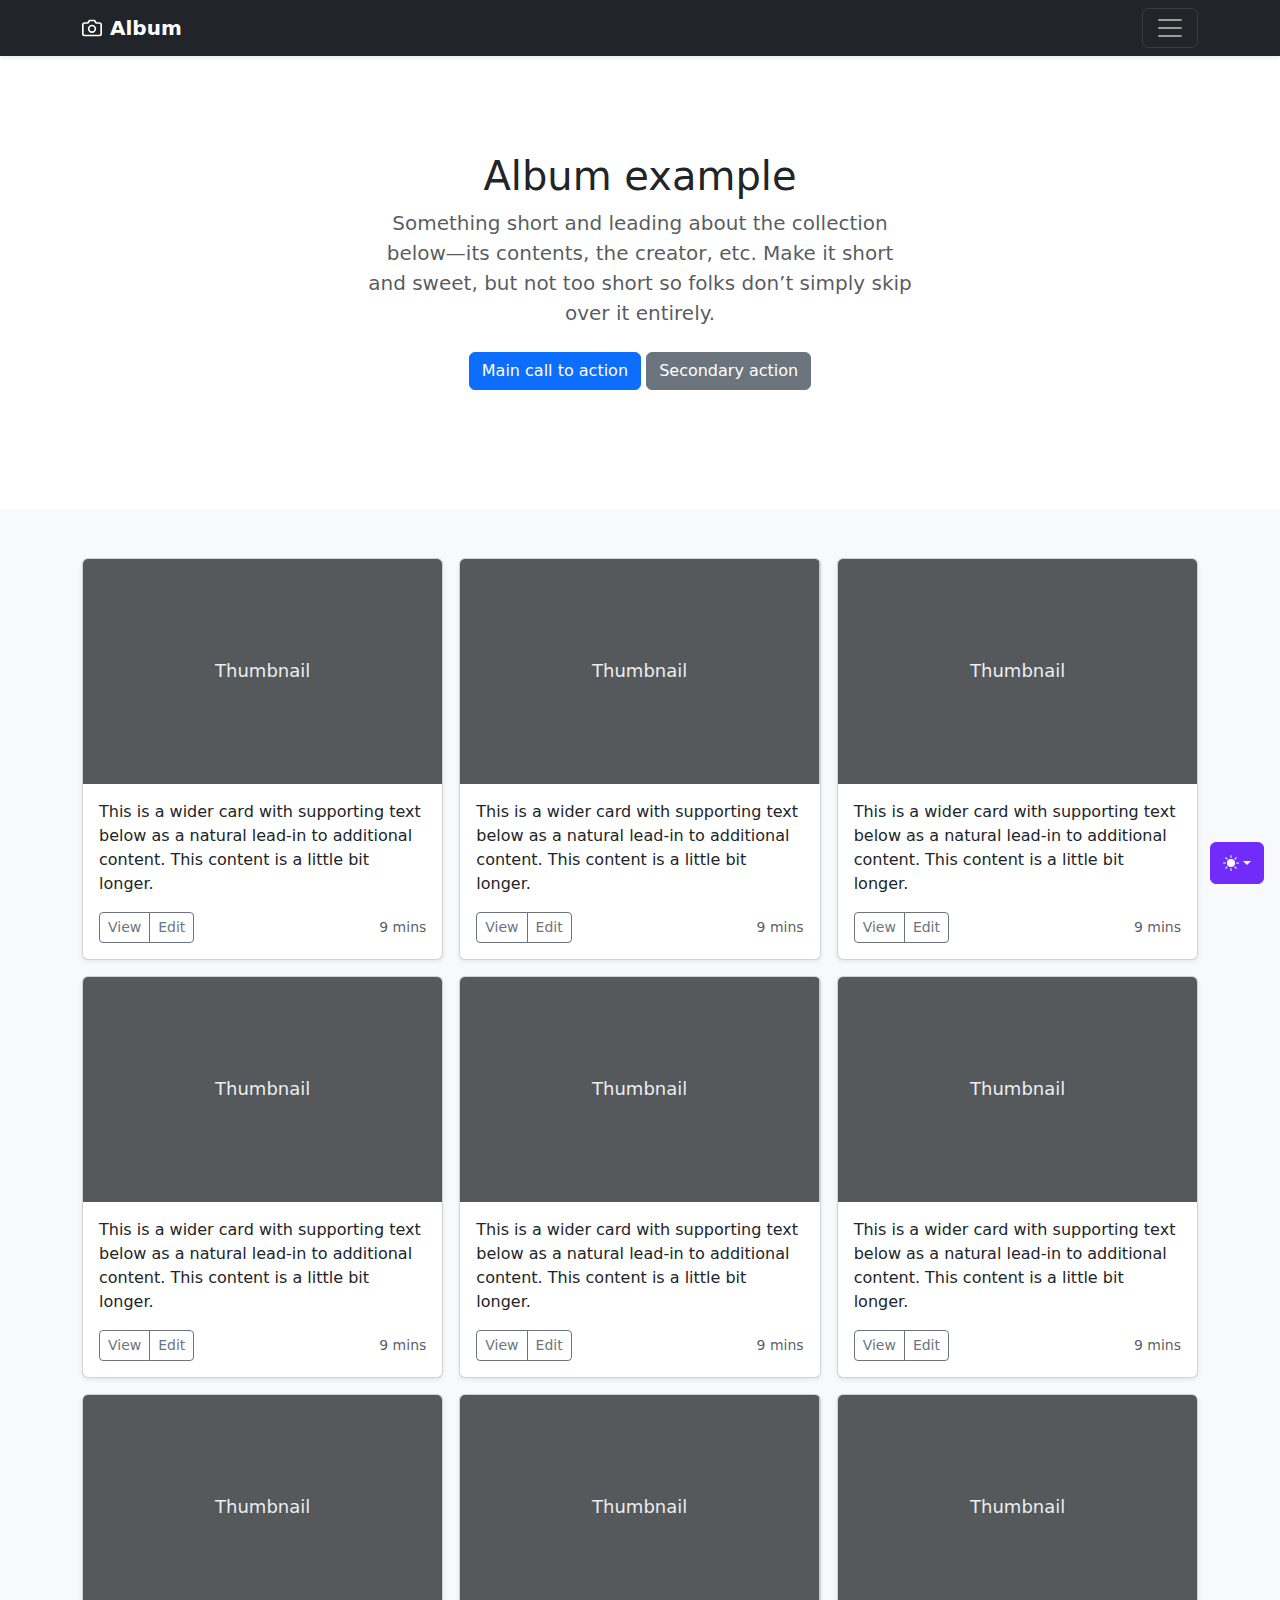
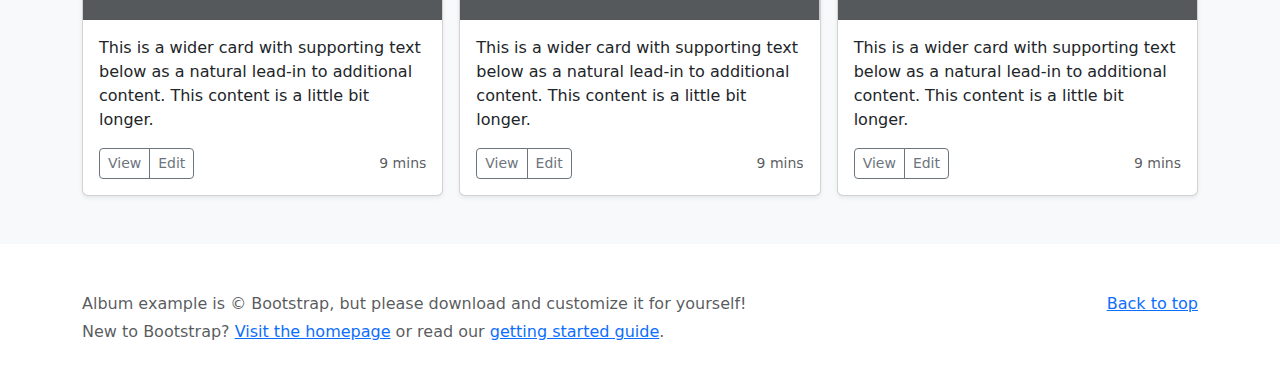
<file: bootstrap-5.3.8-examples/album/index.html>
<!doctype html>
<html lang="en" data-bs-theme="auto">
  <head>
    <meta charset="utf-8" />
    <meta name="viewport" content="width=device-width, initial-scale=1" />
    <meta name="description" content="" />
    <meta
      name="author"
      content="Mark Otto, Jacob Thornton, and Bootstrap contributors"
    />
    <meta name="generator" content="Astro v5.13.2" />
    <title>Album example · Bootstrap v5.3</title>
    <link
      rel="canonical"
      href="https://getbootstrap.com/docs/5.3/examples/album/"
    />
    <script src="../assets/js/color-modes.js"></script>
    <link href="../assets/dist/css/bootstrap.min.css" rel="stylesheet" />
    <meta name="theme-color" content="#712cf9" />
    <style>
      .bd-placeholder-img {
        font-size: 1.125rem;
        text-anchor: middle;
        -webkit-user-select: none;
        -moz-user-select: none;
        user-select: none;
      }
      @media (min-width: 768px) {
        .bd-placeholder-img-lg {
          font-size: 3.5rem;
        }
      }
      .b-example-divider {
        width: 100%;
        height: 3rem;
        background-color: #0000001a;
        border: solid rgba(0, 0, 0, 0.15);
        border-width: 1px 0;
        box-shadow:
          inset 0 0.5em 1.5em #0000001a,
          inset 0 0.125em 0.5em #00000026;
      }
      .b-example-vr {
        flex-shrink: 0;
        width: 1.5rem;
        height: 100vh;
      }
      .bi {
        vertical-align: -0.125em;
        fill: currentColor;
      }
      .nav-scroller {
        position: relative;
        z-index: 2;
        height: 2.75rem;
        overflow-y: hidden;
      }
      .nav-scroller .nav {
        display: flex;
        flex-wrap: nowrap;
        padding-bottom: 1rem;
        margin-top: -1px;
        overflow-x: auto;
        text-align: center;
        white-space: nowrap;
        -webkit-overflow-scrolling: touch;
      }
      .btn-bd-primary {
        --bd-violet-bg: #712cf9;
        --bd-violet-rgb: 112.520718, 44.062154, 249.437846;
        --bs-btn-font-weight: 600;
        --bs-btn-color: var(--bs-white);
        --bs-btn-bg: var(--bd-violet-bg);
        --bs-btn-border-color: var(--bd-violet-bg);
        --bs-btn-hover-color: var(--bs-white);
        --bs-btn-hover-bg: #6528e0;
        --bs-btn-hover-border-color: #6528e0;
        --bs-btn-focus-shadow-rgb: var(--bd-violet-rgb);
        --bs-btn-active-color: var(--bs-btn-hover-color);
        --bs-btn-active-bg: #5a23c8;
        --bs-btn-active-border-color: #5a23c8;
      }
      .bd-mode-toggle {
        z-index: 1500;
      }
      .bd-mode-toggle .bi {
        width: 1em;
        height: 1em;
      }
      .bd-mode-toggle .dropdown-menu .active .bi {
        display: block !important;
      }
    </style>
  </head>
  <body>
    <svg xmlns="http://www.w3.org/2000/svg" class="d-none">
      <symbol id="check2" viewBox="0 0 16 16">
        <path
          d="M13.854 3.646a.5.5 0 0 1 0 .708l-7 7a.5.5 0 0 1-.708 0l-3.5-3.5a.5.5 0 1 1 .708-.708L6.5 10.293l6.646-6.647a.5.5 0 0 1 .708 0z"
        ></path>
      </symbol>
      <symbol id="circle-half" viewBox="0 0 16 16">
        <path
          d="M8 15A7 7 0 1 0 8 1v14zm0 1A8 8 0 1 1 8 0a8 8 0 0 1 0 16z"
        ></path>
      </symbol>
      <symbol id="moon-stars-fill" viewBox="0 0 16 16">
        <path
          d="M6 .278a.768.768 0 0 1 .08.858 7.208 7.208 0 0 0-.878 3.46c0 4.021 3.278 7.277 7.318 7.277.527 0 1.04-.055 1.533-.16a.787.787 0 0 1 .81.316.733.733 0 0 1-.031.893A8.349 8.349 0 0 1 8.344 16C3.734 16 0 12.286 0 7.71 0 4.266 2.114 1.312 5.124.06A.752.752 0 0 1 6 .278z"
        ></path>
        <path
          d="M10.794 3.148a.217.217 0 0 1 .412 0l.387 1.162c.173.518.579.924 1.097 1.097l1.162.387a.217.217 0 0 1 0 .412l-1.162.387a1.734 1.734 0 0 0-1.097 1.097l-.387 1.162a.217.217 0 0 1-.412 0l-.387-1.162A1.734 1.734 0 0 0 9.31 6.593l-1.162-.387a.217.217 0 0 1 0-.412l1.162-.387a1.734 1.734 0 0 0 1.097-1.097l.387-1.162zM13.863.099a.145.145 0 0 1 .274 0l.258.774c.115.346.386.617.732.732l.774.258a.145.145 0 0 1 0 .274l-.774.258a1.156 1.156 0 0 0-.732.732l-.258.774a.145.145 0 0 1-.274 0l-.258-.774a1.156 1.156 0 0 0-.732-.732l-.774-.258a.145.145 0 0 1 0-.274l.774-.258c.346-.115.617-.386.732-.732L13.863.1z"
        ></path>
      </symbol>
      <symbol id="sun-fill" viewBox="0 0 16 16">
        <path
          d="M8 12a4 4 0 1 0 0-8 4 4 0 0 0 0 8zM8 0a.5.5 0 0 1 .5.5v2a.5.5 0 0 1-1 0v-2A.5.5 0 0 1 8 0zm0 13a.5.5 0 0 1 .5.5v2a.5.5 0 0 1-1 0v-2A.5.5 0 0 1 8 13zm8-5a.5.5 0 0 1-.5.5h-2a.5.5 0 0 1 0-1h2a.5.5 0 0 1 .5.5zM3 8a.5.5 0 0 1-.5.5h-2a.5.5 0 0 1 0-1h2A.5.5 0 0 1 3 8zm10.657-5.657a.5.5 0 0 1 0 .707l-1.414 1.415a.5.5 0 1 1-.707-.708l1.414-1.414a.5.5 0 0 1 .707 0zm-9.193 9.193a.5.5 0 0 1 0 .707L3.05 13.657a.5.5 0 0 1-.707-.707l1.414-1.414a.5.5 0 0 1 .707 0zm9.193 2.121a.5.5 0 0 1-.707 0l-1.414-1.414a.5.5 0 0 1 .707-.707l1.414 1.414a.5.5 0 0 1 0 .707zM4.464 4.465a.5.5 0 0 1-.707 0L2.343 3.05a.5.5 0 1 1 .707-.707l1.414 1.414a.5.5 0 0 1 0 .708z"
        ></path>
      </symbol>
    </svg>
    <div
      class="dropdown position-fixed bottom-0 end-0 mb-3 me-3 bd-mode-toggle"
    >
      <button
        class="btn btn-bd-primary py-2 dropdown-toggle d-flex align-items-center"
        id="bd-theme"
        type="button"
        aria-expanded="false"
        data-bs-toggle="dropdown"
        aria-label="Toggle theme (auto)"
      >
        <svg class="bi my-1 theme-icon-active" aria-hidden="true">
          <use href="#circle-half"></use>
        </svg>
        <span class="visually-hidden" id="bd-theme-text">Toggle theme</span>
      </button>
      <ul
        class="dropdown-menu dropdown-menu-end shadow"
        aria-labelledby="bd-theme-text"
      >
        <li>
          <button
            type="button"
            class="dropdown-item d-flex align-items-center"
            data-bs-theme-value="light"
            aria-pressed="false"
          >
            <svg class="bi me-2 opacity-50" aria-hidden="true">
              <use href="#sun-fill"></use>
            </svg>
            Light
            <svg class="bi ms-auto d-none" aria-hidden="true">
              <use href="#check2"></use>
            </svg>
          </button>
        </li>
        <li>
          <button
            type="button"
            class="dropdown-item d-flex align-items-center"
            data-bs-theme-value="dark"
            aria-pressed="false"
          >
            <svg class="bi me-2 opacity-50" aria-hidden="true">
              <use href="#moon-stars-fill"></use>
            </svg>
            Dark
            <svg class="bi ms-auto d-none" aria-hidden="true">
              <use href="#check2"></use>
            </svg>
          </button>
        </li>
        <li>
          <button
            type="button"
            class="dropdown-item d-flex align-items-center active"
            data-bs-theme-value="auto"
            aria-pressed="true"
          >
            <svg class="bi me-2 opacity-50" aria-hidden="true">
              <use href="#circle-half"></use>
            </svg>
            Auto
            <svg class="bi ms-auto d-none" aria-hidden="true">
              <use href="#check2"></use>
            </svg>
          </button>
        </li>
      </ul>
    </div>
    <header data-bs-theme="dark">
      <div class="collapse text-bg-dark" id="navbarHeader">
        <div class="container">
          <div class="row">
            <div class="col-sm-8 col-md-7 py-4">
              <h4>About</h4>
              <p class="text-body-secondary">
                Add some information about the album below, the author, or any
                other background context. Make it a few sentences long so folks
                can pick up some informative tidbits. Then, link them off to
                some social networking sites or contact information.
              </p>
            </div>
            <div class="col-sm-4 offset-md-1 py-4">
              <h4>Contact</h4>
              <ul class="list-unstyled">
                <li><a href="#" class="text-white">Follow on X</a></li>
                <li><a href="#" class="text-white">Like on Facebook</a></li>
                <li><a href="#" class="text-white">Email me</a></li>
              </ul>
            </div>
          </div>
        </div>
      </div>
      <div class="navbar navbar-dark bg-dark shadow-sm">
        <div class="container">
          <a href="#" class="navbar-brand d-flex align-items-center">
            <svg
              xmlns="http://www.w3.org/2000/svg"
              width="20"
              height="20"
              fill="none"
              stroke="currentColor"
              stroke-linecap="round"
              stroke-linejoin="round"
              stroke-width="2"
              aria-hidden="true"
              class="me-2"
              viewBox="0 0 24 24"
            >
              <path
                d="M23 19a2 2 0 0 1-2 2H3a2 2 0 0 1-2-2V8a2 2 0 0 1 2-2h4l2-3h6l2 3h4a2 2 0 0 1 2 2z"
              ></path>
              <circle cx="12" cy="13" r="4"></circle>
            </svg>
            <strong>Album</strong>
          </a>
          <button
            class="navbar-toggler"
            type="button"
            data-bs-toggle="collapse"
            data-bs-target="#navbarHeader"
            aria-controls="navbarHeader"
            aria-expanded="false"
            aria-label="Toggle navigation"
          >
            <span class="navbar-toggler-icon"></span>
          </button>
        </div>
      </div>
    </header>
    <main>
      <section class="py-5 text-center container">
        <div class="row py-lg-5">
          <div class="col-lg-6 col-md-8 mx-auto">
            <h1 class="fw-light">Album example</h1>
            <p class="lead text-body-secondary">
              Something short and leading about the collection below—its
              contents, the creator, etc. Make it short and sweet, but not too
              short so folks don’t simply skip over it entirely.
            </p>
            <p>
              <a href="#" class="btn btn-primary my-2">Main call to action</a>
              <a href="#" class="btn btn-secondary my-2">Secondary action</a>
            </p>
          </div>
        </div>
      </section>
      <div class="album py-5 bg-body-tertiary">
        <div class="container">
          <div class="row row-cols-1 row-cols-sm-2 row-cols-md-3 g-3">
            <div class="col">
              <div class="card shadow-sm">
                <svg
                  aria-label="Placeholder: Thumbnail"
                  class="bd-placeholder-img card-img-top"
                  height="225"
                  preserveAspectRatio="xMidYMid slice"
                  role="img"
                  width="100%"
                  xmlns="http://www.w3.org/2000/svg"
                >
                  <title>Placeholder</title>
                  <rect width="100%" height="100%" fill="#55595c"></rect>
                  <text x="50%" y="50%" fill="#eceeef" dy=".3em">
                    Thumbnail
                  </text>
                </svg>
                <div class="card-body">
                  <p class="card-text">
                    This is a wider card with supporting text below as a natural
                    lead-in to additional content. This content is a little bit
                    longer.
                  </p>
                  <div
                    class="d-flex justify-content-between align-items-center"
                  >
                    <div class="btn-group">
                      <button
                        type="button"
                        class="btn btn-sm btn-outline-secondary"
                      >
                        View
                      </button>
                      <button
                        type="button"
                        class="btn btn-sm btn-outline-secondary"
                      >
                        Edit
                      </button>
                    </div>
                    <small class="text-body-secondary">9 mins</small>
                  </div>
                </div>
              </div>
            </div>
            <div class="col">
              <div class="card shadow-sm">
                <svg
                  aria-label="Placeholder: Thumbnail"
                  class="bd-placeholder-img card-img-top"
                  height="225"
                  preserveAspectRatio="xMidYMid slice"
                  role="img"
                  width="100%"
                  xmlns="http://www.w3.org/2000/svg"
                >
                  <title>Placeholder</title>
                  <rect width="100%" height="100%" fill="#55595c"></rect>
                  <text x="50%" y="50%" fill="#eceeef" dy=".3em">
                    Thumbnail
                  </text>
                </svg>
                <div class="card-body">
                  <p class="card-text">
                    This is a wider card with supporting text below as a natural
                    lead-in to additional content. This content is a little bit
                    longer.
                  </p>
                  <div
                    class="d-flex justify-content-between align-items-center"
                  >
                    <div class="btn-group">
                      <button
                        type="button"
                        class="btn btn-sm btn-outline-secondary"
                      >
                        View
                      </button>
                      <button
                        type="button"
                        class="btn btn-sm btn-outline-secondary"
                      >
                        Edit
                      </button>
                    </div>
                    <small class="text-body-secondary">9 mins</small>
                  </div>
                </div>
              </div>
            </div>
            <div class="col">
              <div class="card shadow-sm">
                <svg
                  aria-label="Placeholder: Thumbnail"
                  class="bd-placeholder-img card-img-top"
                  height="225"
                  preserveAspectRatio="xMidYMid slice"
                  role="img"
                  width="100%"
                  xmlns="http://www.w3.org/2000/svg"
                >
                  <title>Placeholder</title>
                  <rect width="100%" height="100%" fill="#55595c"></rect>
                  <text x="50%" y="50%" fill="#eceeef" dy=".3em">
                    Thumbnail
                  </text>
                </svg>
                <div class="card-body">
                  <p class="card-text">
                    This is a wider card with supporting text below as a natural
                    lead-in to additional content. This content is a little bit
                    longer.
                  </p>
                  <div
                    class="d-flex justify-content-between align-items-center"
                  >
                    <div class="btn-group">
                      <button
                        type="button"
                        class="btn btn-sm btn-outline-secondary"
                      >
                        View
                      </button>
                      <button
                        type="button"
                        class="btn btn-sm btn-outline-secondary"
                      >
                        Edit
                      </button>
                    </div>
                    <small class="text-body-secondary">9 mins</small>
                  </div>
                </div>
              </div>
            </div>
            <div class="col">
              <div class="card shadow-sm">
                <svg
                  aria-label="Placeholder: Thumbnail"
                  class="bd-placeholder-img card-img-top"
                  height="225"
                  preserveAspectRatio="xMidYMid slice"
                  role="img"
                  width="100%"
                  xmlns="http://www.w3.org/2000/svg"
                >
                  <title>Placeholder</title>
                  <rect width="100%" height="100%" fill="#55595c"></rect>
                  <text x="50%" y="50%" fill="#eceeef" dy=".3em">
                    Thumbnail
                  </text>
                </svg>
                <div class="card-body">
                  <p class="card-text">
                    This is a wider card with supporting text below as a natural
                    lead-in to additional content. This content is a little bit
                    longer.
                  </p>
                  <div
                    class="d-flex justify-content-between align-items-center"
                  >
                    <div class="btn-group">
                      <button
                        type="button"
                        class="btn btn-sm btn-outline-secondary"
                      >
                        View
                      </button>
                      <button
                        type="button"
                        class="btn btn-sm btn-outline-secondary"
                      >
                        Edit
                      </button>
                    </div>
                    <small class="text-body-secondary">9 mins</small>
                  </div>
                </div>
              </div>
            </div>
            <div class="col">
              <div class="card shadow-sm">
                <svg
                  aria-label="Placeholder: Thumbnail"
                  class="bd-placeholder-img card-img-top"
                  height="225"
                  preserveAspectRatio="xMidYMid slice"
                  role="img"
                  width="100%"
                  xmlns="http://www.w3.org/2000/svg"
                >
                  <title>Placeholder</title>
                  <rect width="100%" height="100%" fill="#55595c"></rect>
                  <text x="50%" y="50%" fill="#eceeef" dy=".3em">
                    Thumbnail
                  </text>
                </svg>
                <div class="card-body">
                  <p class="card-text">
                    This is a wider card with supporting text below as a natural
                    lead-in to additional content. This content is a little bit
                    longer.
                  </p>
                  <div
                    class="d-flex justify-content-between align-items-center"
                  >
                    <div class="btn-group">
                      <button
                        type="button"
                        class="btn btn-sm btn-outline-secondary"
                      >
                        View
                      </button>
                      <button
                        type="button"
                        class="btn btn-sm btn-outline-secondary"
                      >
                        Edit
                      </button>
                    </div>
                    <small class="text-body-secondary">9 mins</small>
                  </div>
                </div>
              </div>
            </div>
            <div class="col">
              <div class="card shadow-sm">
                <svg
                  aria-label="Placeholder: Thumbnail"
                  class="bd-placeholder-img card-img-top"
                  height="225"
                  preserveAspectRatio="xMidYMid slice"
                  role="img"
                  width="100%"
                  xmlns="http://www.w3.org/2000/svg"
                >
                  <title>Placeholder</title>
                  <rect width="100%" height="100%" fill="#55595c"></rect>
                  <text x="50%" y="50%" fill="#eceeef" dy=".3em">
                    Thumbnail
                  </text>
                </svg>
                <div class="card-body">
                  <p class="card-text">
                    This is a wider card with supporting text below as a natural
                    lead-in to additional content. This content is a little bit
                    longer.
                  </p>
                  <div
                    class="d-flex justify-content-between align-items-center"
                  >
                    <div class="btn-group">
                      <button
                        type="button"
                        class="btn btn-sm btn-outline-secondary"
                      >
                        View
                      </button>
                      <button
                        type="button"
                        class="btn btn-sm btn-outline-secondary"
                      >
                        Edit
                      </button>
                    </div>
                    <small class="text-body-secondary">9 mins</small>
                  </div>
                </div>
              </div>
            </div>
            <div class="col">
              <div class="card shadow-sm">
                <svg
                  aria-label="Placeholder: Thumbnail"
                  class="bd-placeholder-img card-img-top"
                  height="225"
                  preserveAspectRatio="xMidYMid slice"
                  role="img"
                  width="100%"
                  xmlns="http://www.w3.org/2000/svg"
                >
                  <title>Placeholder</title>
                  <rect width="100%" height="100%" fill="#55595c"></rect>
                  <text x="50%" y="50%" fill="#eceeef" dy=".3em">
                    Thumbnail
                  </text>
                </svg>
                <div class="card-body">
                  <p class="card-text">
                    This is a wider card with supporting text below as a natural
                    lead-in to additional content. This content is a little bit
                    longer.
                  </p>
                  <div
                    class="d-flex justify-content-between align-items-center"
                  >
                    <div class="btn-group">
                      <button
                        type="button"
                        class="btn btn-sm btn-outline-secondary"
                      >
                        View
                      </button>
                      <button
                        type="button"
                        class="btn btn-sm btn-outline-secondary"
                      >
                        Edit
                      </button>
                    </div>
                    <small class="text-body-secondary">9 mins</small>
                  </div>
                </div>
              </div>
            </div>
            <div class="col">
              <div class="card shadow-sm">
                <svg
                  aria-label="Placeholder: Thumbnail"
                  class="bd-placeholder-img card-img-top"
                  height="225"
                  preserveAspectRatio="xMidYMid slice"
                  role="img"
                  width="100%"
                  xmlns="http://www.w3.org/2000/svg"
                >
                  <title>Placeholder</title>
                  <rect width="100%" height="100%" fill="#55595c"></rect>
                  <text x="50%" y="50%" fill="#eceeef" dy=".3em">
                    Thumbnail
                  </text>
                </svg>
                <div class="card-body">
                  <p class="card-text">
                    This is a wider card with supporting text below as a natural
                    lead-in to additional content. This content is a little bit
                    longer.
                  </p>
                  <div
                    class="d-flex justify-content-between align-items-center"
                  >
                    <div class="btn-group">
                      <button
                        type="button"
                        class="btn btn-sm btn-outline-secondary"
                      >
                        View
                      </button>
                      <button
                        type="button"
                        class="btn btn-sm btn-outline-secondary"
                      >
                        Edit
                      </button>
                    </div>
                    <small class="text-body-secondary">9 mins</small>
                  </div>
                </div>
              </div>
            </div>
            <div class="col">
              <div class="card shadow-sm">
                <svg
                  aria-label="Placeholder: Thumbnail"
                  class="bd-placeholder-img card-img-top"
                  height="225"
                  preserveAspectRatio="xMidYMid slice"
                  role="img"
                  width="100%"
                  xmlns="http://www.w3.org/2000/svg"
                >
                  <title>Placeholder</title>
                  <rect width="100%" height="100%" fill="#55595c"></rect>
                  <text x="50%" y="50%" fill="#eceeef" dy=".3em">
                    Thumbnail
                  </text>
                </svg>
                <div class="card-body">
                  <p class="card-text">
                    This is a wider card with supporting text below as a natural
                    lead-in to additional content. This content is a little bit
                    longer.
                  </p>
                  <div
                    class="d-flex justify-content-between align-items-center"
                  >
                    <div class="btn-group">
                      <button
                        type="button"
                        class="btn btn-sm btn-outline-secondary"
                      >
                        View
                      </button>
                      <button
                        type="button"
                        class="btn btn-sm btn-outline-secondary"
                      >
                        Edit
                      </button>
                    </div>
                    <small class="text-body-secondary">9 mins</small>
                  </div>
                </div>
              </div>
            </div>
          </div>
        </div>
      </div>
    </main>
    <footer class="text-body-secondary py-5">
      <div class="container">
        <p class="float-end mb-1"><a href="#">Back to top</a></p>
        <p class="mb-1">
          Album example is &copy; Bootstrap, but please download and customize
          it for yourself!
        </p>
        <p class="mb-0">
          New to Bootstrap? <a href="/">Visit the homepage</a> or read our
          <a href="../getting-started/introduction">getting started guide</a>.
        </p>
      </div>
    </footer>
    <script
      src="../assets/dist/js/bootstrap.bundle.min.js"
      class="astro-vvvwv3sm"
    ></script>
  </body>
</html>
</file>
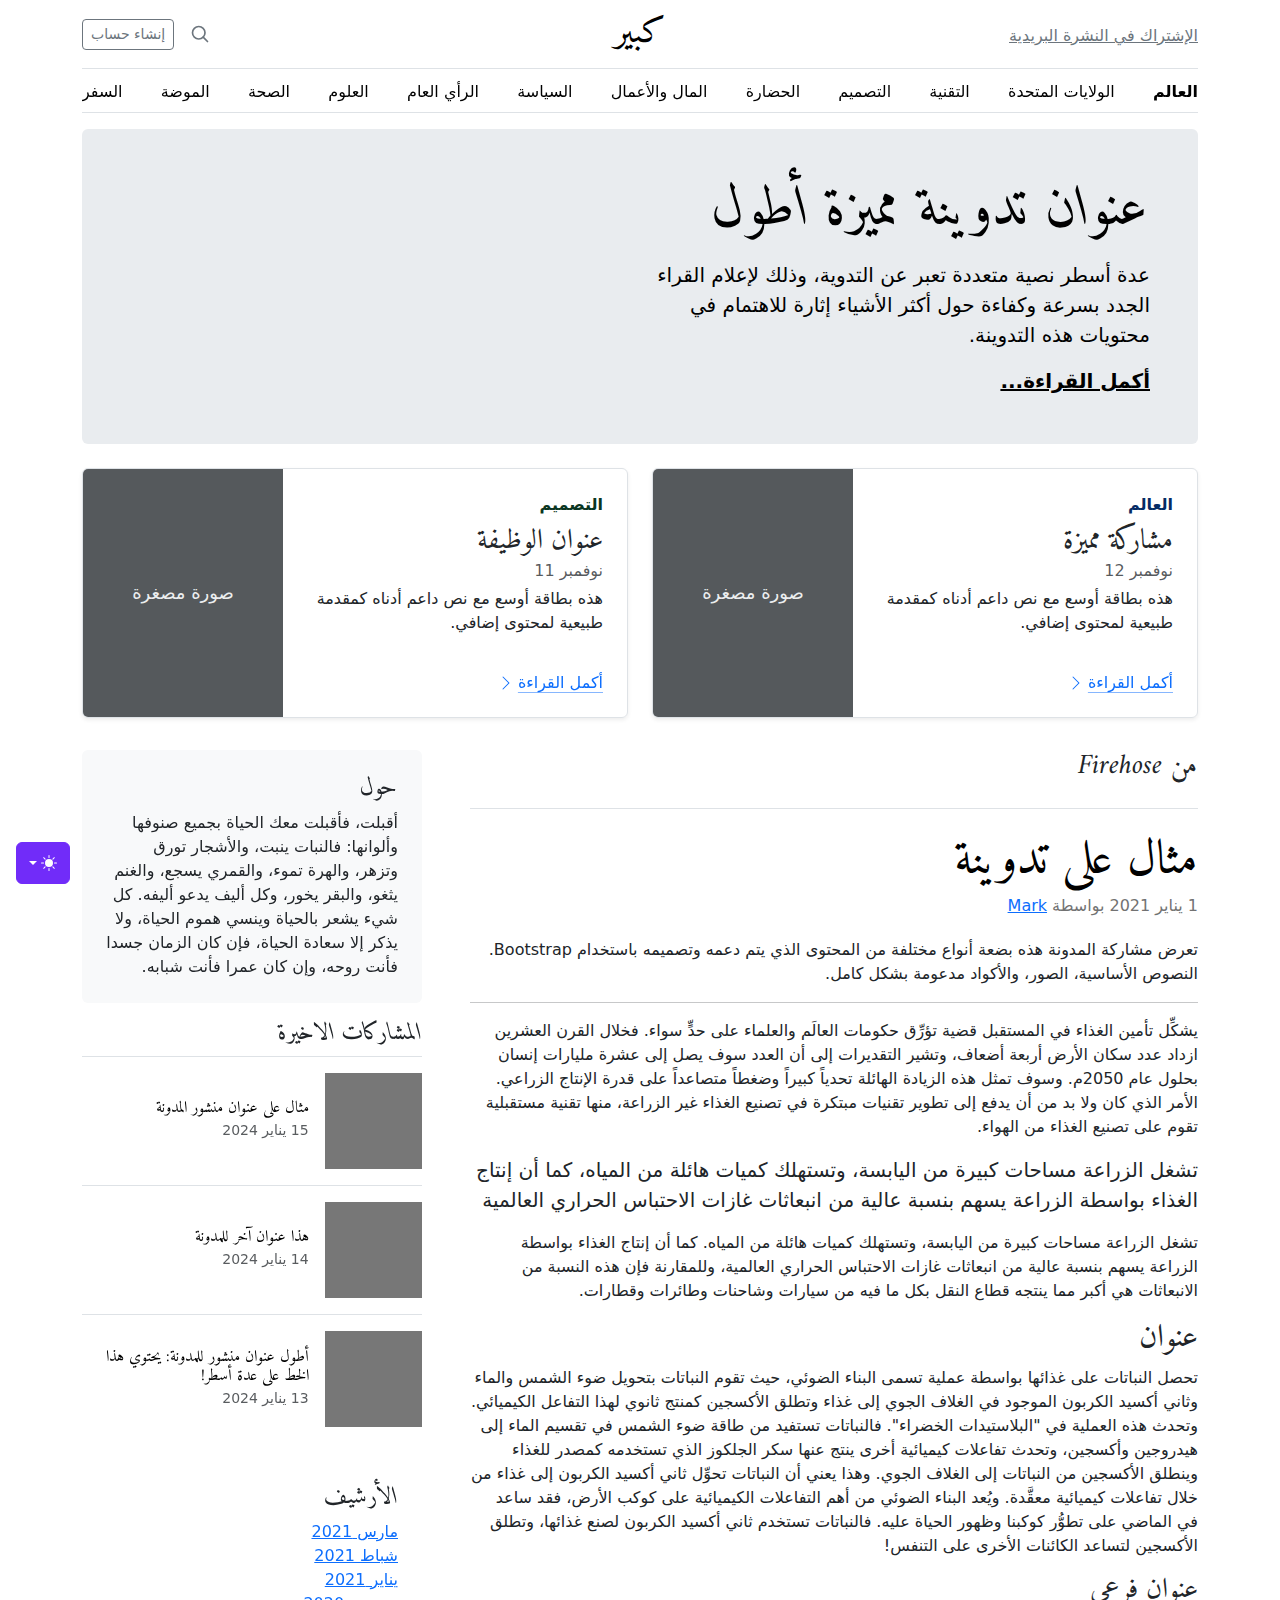
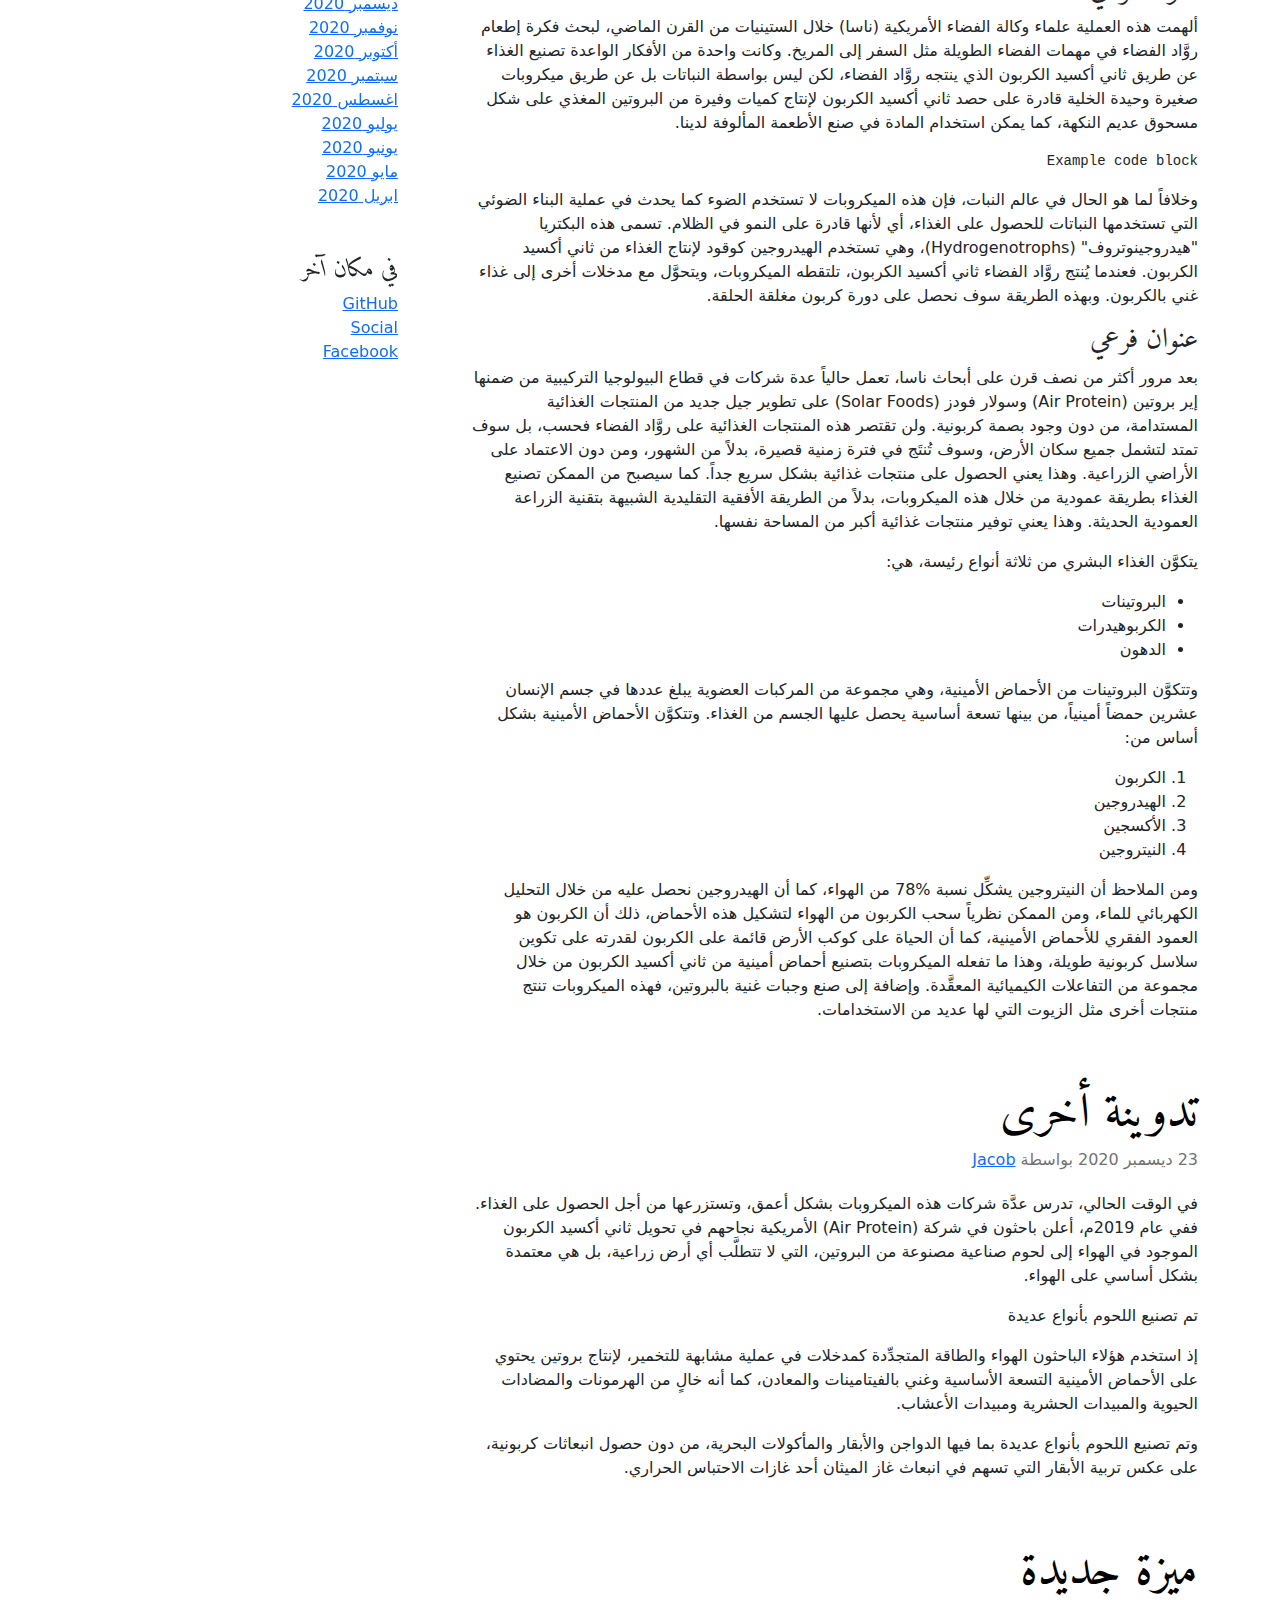
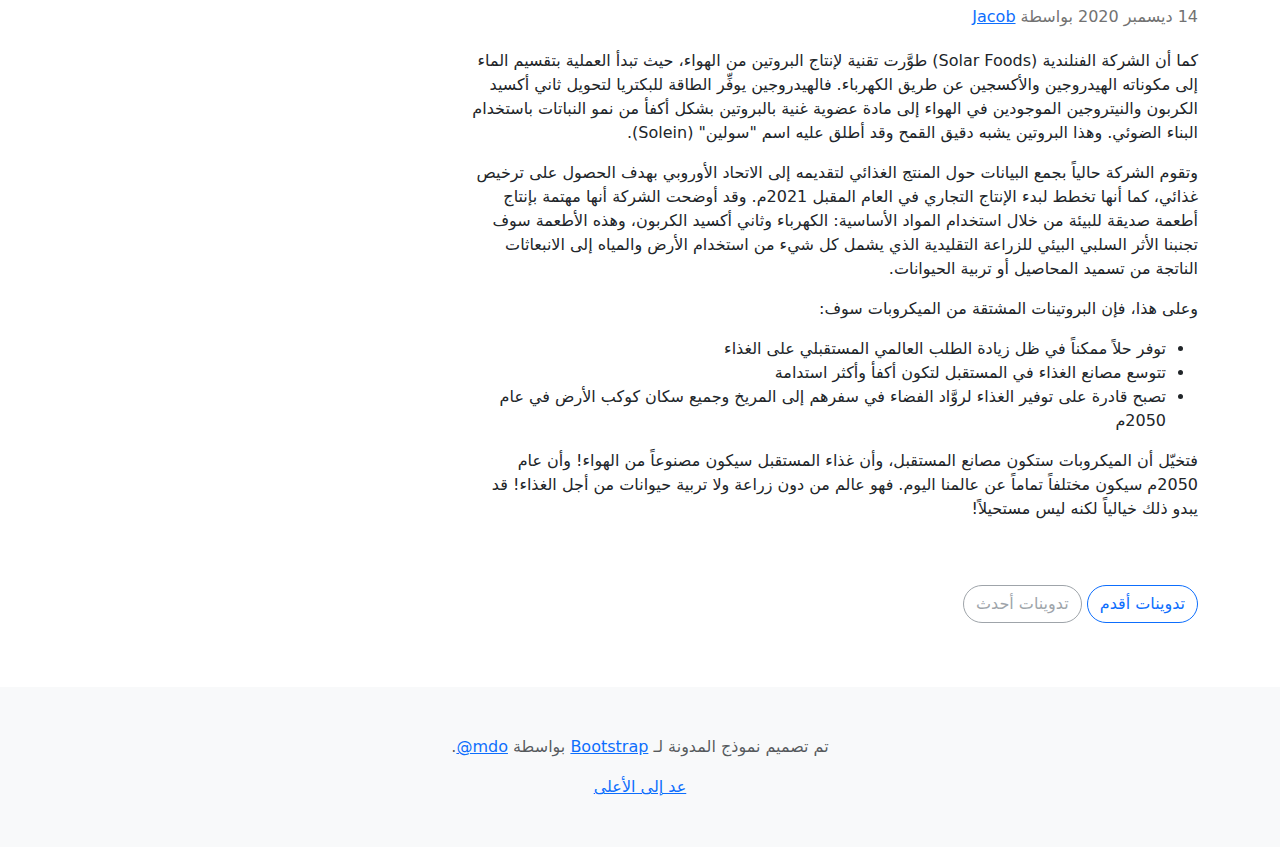
<file: bootstrap-5.3.8-examples/blog-rtl/index.html>
<!doctype html>
<html lang="ar" dir="rtl" data-bs-theme="auto">
  <head>
    <meta charset="utf-8" />
    <meta name="viewport" content="width=device-width, initial-scale=1" />
    <meta name="description" content="" />
    <meta
      name="author"
      content="Mark Otto, Jacob Thornton, and Bootstrap contributors"
    />
    <meta name="generator" content="Astro v5.13.2" />
    <title>قالب المدونة · Bootstrap v5.3</title>
    <link
      rel="canonical"
      href="https://getbootstrap.com/docs/5.3/examples/blog-rtl/"
    />
    <script src="../assets/js/color-modes.js"></script>
    <link href="../assets/dist/css/bootstrap.rtl.min.css" rel="stylesheet" />
    <meta name="theme-color" content="#712cf9" />
    <link
      href="https://fonts.googleapis.com/css?family=Amiri:wght@400;700&display=swap"
      rel="stylesheet"
    />
    <link href="../blog/blog.rtl.css" rel="stylesheet" />
    <style>
      .bd-placeholder-img {
        font-size: 1.125rem;
        text-anchor: middle;
        -webkit-user-select: none;
        -moz-user-select: none;
        user-select: none;
      }
      @media (min-width: 768px) {
        .bd-placeholder-img-lg {
          font-size: 3.5rem;
        }
      }
      .b-example-divider {
        width: 100%;
        height: 3rem;
        background-color: #0000001a;
        border: solid rgba(0, 0, 0, 0.15);
        border-width: 1px 0;
        box-shadow:
          inset 0 0.5em 1.5em #0000001a,
          inset 0 0.125em 0.5em #00000026;
      }
      .b-example-vr {
        flex-shrink: 0;
        width: 1.5rem;
        height: 100vh;
      }
      .bi {
        vertical-align: -0.125em;
        fill: currentColor;
      }
      .nav-scroller {
        position: relative;
        z-index: 2;
        height: 2.75rem;
        overflow-y: hidden;
      }
      .nav-scroller .nav {
        display: flex;
        flex-wrap: nowrap;
        padding-bottom: 1rem;
        margin-top: -1px;
        overflow-x: auto;
        text-align: center;
        white-space: nowrap;
        -webkit-overflow-scrolling: touch;
      }
      .btn-bd-primary {
        --bd-violet-bg: #712cf9;
        --bd-violet-rgb: 112.520718, 44.062154, 249.437846;
        --bs-btn-font-weight: 600;
        --bs-btn-color: var(--bs-white);
        --bs-btn-bg: var(--bd-violet-bg);
        --bs-btn-border-color: var(--bd-violet-bg);
        --bs-btn-hover-color: var(--bs-white);
        --bs-btn-hover-bg: #6528e0;
        --bs-btn-hover-border-color: #6528e0;
        --bs-btn-focus-shadow-rgb: var(--bd-violet-rgb);
        --bs-btn-active-color: var(--bs-btn-hover-color);
        --bs-btn-active-bg: #5a23c8;
        --bs-btn-active-border-color: #5a23c8;
      }
      .bd-mode-toggle {
        z-index: 1500;
      }
      .bd-mode-toggle .bi {
        width: 1em;
        height: 1em;
      }
      .bd-mode-toggle .dropdown-menu .active .bi {
        display: block !important;
      }
    </style>
  </head>
  <body>
    <svg xmlns="http://www.w3.org/2000/svg" class="d-none">
      <symbol id="check2" viewBox="0 0 16 16">
        <path
          d="M13.854 3.646a.5.5 0 0 1 0 .708l-7 7a.5.5 0 0 1-.708 0l-3.5-3.5a.5.5 0 1 1 .708-.708L6.5 10.293l6.646-6.647a.5.5 0 0 1 .708 0z"
        ></path>
      </symbol>
      <symbol id="circle-half" viewBox="0 0 16 16">
        <path
          d="M8 15A7 7 0 1 0 8 1v14zm0 1A8 8 0 1 1 8 0a8 8 0 0 1 0 16z"
        ></path>
      </symbol>
      <symbol id="moon-stars-fill" viewBox="0 0 16 16">
        <path
          d="M6 .278a.768.768 0 0 1 .08.858 7.208 7.208 0 0 0-.878 3.46c0 4.021 3.278 7.277 7.318 7.277.527 0 1.04-.055 1.533-.16a.787.787 0 0 1 .81.316.733.733 0 0 1-.031.893A8.349 8.349 0 0 1 8.344 16C3.734 16 0 12.286 0 7.71 0 4.266 2.114 1.312 5.124.06A.752.752 0 0 1 6 .278z"
        ></path>
        <path
          d="M10.794 3.148a.217.217 0 0 1 .412 0l.387 1.162c.173.518.579.924 1.097 1.097l1.162.387a.217.217 0 0 1 0 .412l-1.162.387a1.734 1.734 0 0 0-1.097 1.097l-.387 1.162a.217.217 0 0 1-.412 0l-.387-1.162A1.734 1.734 0 0 0 9.31 6.593l-1.162-.387a.217.217 0 0 1 0-.412l1.162-.387a1.734 1.734 0 0 0 1.097-1.097l.387-1.162zM13.863.099a.145.145 0 0 1 .274 0l.258.774c.115.346.386.617.732.732l.774.258a.145.145 0 0 1 0 .274l-.774.258a1.156 1.156 0 0 0-.732.732l-.258.774a.145.145 0 0 1-.274 0l-.258-.774a1.156 1.156 0 0 0-.732-.732l-.774-.258a.145.145 0 0 1 0-.274l.774-.258c.346-.115.617-.386.732-.732L13.863.1z"
        ></path>
      </symbol>
      <symbol id="sun-fill" viewBox="0 0 16 16">
        <path
          d="M8 12a4 4 0 1 0 0-8 4 4 0 0 0 0 8zM8 0a.5.5 0 0 1 .5.5v2a.5.5 0 0 1-1 0v-2A.5.5 0 0 1 8 0zm0 13a.5.5 0 0 1 .5.5v2a.5.5 0 0 1-1 0v-2A.5.5 0 0 1 8 13zm8-5a.5.5 0 0 1-.5.5h-2a.5.5 0 0 1 0-1h2a.5.5 0 0 1 .5.5zM3 8a.5.5 0 0 1-.5.5h-2a.5.5 0 0 1 0-1h2A.5.5 0 0 1 3 8zm10.657-5.657a.5.5 0 0 1 0 .707l-1.414 1.415a.5.5 0 1 1-.707-.708l1.414-1.414a.5.5 0 0 1 .707 0zm-9.193 9.193a.5.5 0 0 1 0 .707L3.05 13.657a.5.5 0 0 1-.707-.707l1.414-1.414a.5.5 0 0 1 .707 0zm9.193 2.121a.5.5 0 0 1-.707 0l-1.414-1.414a.5.5 0 0 1 .707-.707l1.414 1.414a.5.5 0 0 1 0 .707zM4.464 4.465a.5.5 0 0 1-.707 0L2.343 3.05a.5.5 0 1 1 .707-.707l1.414 1.414a.5.5 0 0 1 0 .708z"
        ></path>
      </symbol>
    </svg>
    <div
      class="dropdown position-fixed bottom-0 end-0 mb-3 me-3 bd-mode-toggle"
    >
      <button
        class="btn btn-bd-primary py-2 dropdown-toggle d-flex align-items-center"
        id="bd-theme"
        type="button"
        aria-expanded="false"
        data-bs-toggle="dropdown"
        aria-label="Toggle theme (auto)"
      >
        <svg class="bi my-1 theme-icon-active" aria-hidden="true">
          <use href="#circle-half"></use>
        </svg>
        <span class="visually-hidden" id="bd-theme-text">Toggle theme</span>
      </button>
      <ul
        class="dropdown-menu dropdown-menu-end shadow"
        aria-labelledby="bd-theme-text"
      >
        <li>
          <button
            type="button"
            class="dropdown-item d-flex align-items-center"
            data-bs-theme-value="light"
            aria-pressed="false"
          >
            <svg class="bi me-2 opacity-50" aria-hidden="true">
              <use href="#sun-fill"></use>
            </svg>
            Light
            <svg class="bi ms-auto d-none" aria-hidden="true">
              <use href="#check2"></use>
            </svg>
          </button>
        </li>
        <li>
          <button
            type="button"
            class="dropdown-item d-flex align-items-center"
            data-bs-theme-value="dark"
            aria-pressed="false"
          >
            <svg class="bi me-2 opacity-50" aria-hidden="true">
              <use href="#moon-stars-fill"></use>
            </svg>
            Dark
            <svg class="bi ms-auto d-none" aria-hidden="true">
              <use href="#check2"></use>
            </svg>
          </button>
        </li>
        <li>
          <button
            type="button"
            class="dropdown-item d-flex align-items-center active"
            data-bs-theme-value="auto"
            aria-pressed="true"
          >
            <svg class="bi me-2 opacity-50" aria-hidden="true">
              <use href="#circle-half"></use>
            </svg>
            Auto
            <svg class="bi ms-auto d-none" aria-hidden="true">
              <use href="#check2"></use>
            </svg>
          </button>
        </li>
      </ul>
    </div>
    <svg xmlns="http://www.w3.org/2000/svg" class="d-none">
      <symbol
        id="aperture"
        fill="none"
        stroke="currentColor"
        stroke-linecap="round"
        stroke-linejoin="round"
        stroke-width="2"
        viewBox="0 0 24 24"
      >
        <circle cx="12" cy="12" r="10"></circle>
        <path
          d="M14.31 8l5.74 9.94M9.69 8h11.48M7.38 12l5.74-9.94M9.69 16L3.95 6.06M14.31 16H2.83m13.79-4l-5.74 9.94"
        ></path>
      </symbol>
      <symbol id="cart" viewBox="0 0 16 16">
        <path
          d="M0 1.5A.5.5 0 0 1 .5 1H2a.5.5 0 0 1 .485.379L2.89 3H14.5a.5.5 0 0 1 .49.598l-1 5a.5.5 0 0 1-.465.401l-9.397.472L4.415 11H13a.5.5 0 0 1 0 1H4a.5.5 0 0 1-.491-.408L2.01 3.607 1.61 2H.5a.5.5 0 0 1-.5-.5zM3.102 4l.84 4.479 9.144-.459L13.89 4H3.102zM5 12a2 2 0 1 0 0 4 2 2 0 0 0 0-4zm7 0a2 2 0 1 0 0 4 2 2 0 0 0 0-4zm-7 1a1 1 0 1 1 0 2 1 1 0 0 1 0-2zm7 0a1 1 0 1 1 0 2 1 1 0 0 1 0-2z"
        ></path>
      </symbol>
      <symbol id="chevron-right" viewBox="0 0 16 16">
        <path
          fill-rule="evenodd"
          d="M4.646 1.646a.5.5 0 0 1 .708 0l6 6a.5.5 0 0 1 0 .708l-6 6a.5.5 0 0 1-.708-.708L10.293 8 4.646 2.354a.5.5 0 0 1 0-.708z"
        ></path>
      </symbol>
    </svg>
    <div class="container">
      <header class="border-bottom lh-1 py-3">
        <div class="row flex-nowrap justify-content-between align-items-center">
          <div class="col-4 pt-1">
            <a class="link-secondary" href="#">الإشتراك في النشرة البريدية</a>
          </div>
          <div class="col-4 text-center">
            <a
              class="blog-header-logo text-body-emphasis text-decoration-none"
              href="#"
              >كبير</a
            >
          </div>
          <div class="col-4 d-flex justify-content-end align-items-center">
            <a class="link-secondary" href="#" aria-label="بحث">
              <svg
                xmlns="http://www.w3.org/2000/svg"
                width="20"
                height="20"
                fill="none"
                stroke="currentColor"
                stroke-linecap="round"
                stroke-linejoin="round"
                stroke-width="2"
                class="mx-3"
                role="img"
                viewBox="0 0 24 24"
              >
                <title>بحث</title>
                <circle cx="10.5" cy="10.5" r="7.5"></circle>
                <path d="M21 21l-5.2-5.2"></path>
              </svg>
            </a>
            <a class="btn btn-sm btn-outline-secondary" href="#">إنشاء حساب</a>
          </div>
        </div>
      </header>
      <div class="nav-scroller py-1 mb-3 border-bottom">
        <nav class="nav nav-underline justify-content-between">
          <a class="nav-item nav-link link-body-emphasis active" href="#"
            >العالم</a
          >
          <a class="nav-item nav-link link-body-emphasis" href="#"
            >الولايات المتحدة</a
          >
          <a class="nav-item nav-link link-body-emphasis" href="#">التقنية</a>
          <a class="nav-item nav-link link-body-emphasis" href="#">التصميم</a>
          <a class="nav-item nav-link link-body-emphasis" href="#">الحضارة</a>
          <a class="nav-item nav-link link-body-emphasis" href="#"
            >المال والأعمال</a
          >
          <a class="nav-item nav-link link-body-emphasis" href="#">السياسة</a>
          <a class="nav-item nav-link link-body-emphasis" href="#"
            >الرأي العام</a
          >
          <a class="nav-item nav-link link-body-emphasis" href="#">العلوم</a>
          <a class="nav-item nav-link link-body-emphasis" href="#">الصحة</a>
          <a class="nav-item nav-link link-body-emphasis" href="#">الموضة</a>
          <a class="nav-item nav-link link-body-emphasis" href="#">السفر</a>
        </nav>
      </div>
    </div>
    <main class="container">
      <div class="p-4 p-md-5 mb-4 rounded text-body-emphasis bg-body-secondary">
        <div class="col-lg-6 px-0">
          <h1 class="display-4 fst-italic">عنوان تدوينة مميزة أطول</h1>
          <p class="lead my-3">
            عدة أسطر نصية متعددة تعبر عن التدوية، وذلك لإعلام القراء الجدد بسرعة
            وكفاءة حول أكثر الأشياء إثارة للاهتمام في محتويات هذه التدوينة.
          </p>
          <p class="lead mb-0">
            <a href="#" class="text-body-emphasis fw-bold">أكمل القراءة...</a>
          </p>
        </div>
      </div>
      <div class="row mb-2">
        <div class="col-md-6">
          <div
            class="row g-0 border rounded overflow-hidden flex-md-row mb-4 shadow-sm h-md-250 position-relative"
          >
            <div class="col p-4 d-flex flex-column position-static">
              <strong class="d-inline-block mb-2 text-primary-emphasis"
                >العالم</strong
              >
              <h3 class="mb-0">مشاركة مميزة</h3>
              <div class="mb-1 text-body-secondary">نوفمبر 12</div>
              <p class="card-text mb-auto">
                هذه بطاقة أوسع مع نص داعم أدناه كمقدمة طبيعية لمحتوى إضافي.
              </p>
              <a
                href="#"
                class="icon-link gap-1 icon-link-hover stretched-link"
              >
                أكمل القراءة
                <svg class="bi" aria-hidden="true">
                  <use xlink:href="#chevron-right"></use>
                </svg>
              </a>
            </div>
            <div class="col-auto d-none d-lg-block">
              <svg
                aria-label="Placeholder: صورة مصغرة"
                class="bd-placeholder-img"
                height="250"
                preserveAspectRatio="xMidYMid slice"
                role="img"
                width="200"
                xmlns="http://www.w3.org/2000/svg"
              >
                <title>Placeholder</title>
                <rect width="100%" height="100%" fill="#55595c"></rect>
                <text x="50%" y="50%" fill="#eceeef" dy=".3em">صورة مصغرة</text>
              </svg>
            </div>
          </div>
        </div>
        <div class="col-md-6">
          <div
            class="row g-0 border rounded overflow-hidden flex-md-row mb-4 shadow-sm h-md-250 position-relative"
          >
            <div class="col p-4 d-flex flex-column position-static">
              <strong class="d-inline-block mb-2 text-success-emphasis"
                >التصميم</strong
              >
              <h3 class="mb-0">عنوان الوظيفة</h3>
              <div class="mb-1 text-body-secondary">نوفمبر 11</div>
              <p class="mb-auto">
                هذه بطاقة أوسع مع نص داعم أدناه كمقدمة طبيعية لمحتوى إضافي.
              </p>
              <a
                href="#"
                class="icon-link gap-1 icon-link-hover stretched-link"
              >
                أكمل القراءة
                <svg class="bi" aria-hidden="true">
                  <use xlink:href="#chevron-right"></use>
                </svg>
              </a>
            </div>
            <div class="col-auto d-none d-lg-block">
              <svg
                aria-label="Placeholder: صورة مصغرة"
                class="bd-placeholder-img"
                height="250"
                preserveAspectRatio="xMidYMid slice"
                role="img"
                width="200"
                xmlns="http://www.w3.org/2000/svg"
              >
                <title>Placeholder</title>
                <rect width="100%" height="100%" fill="#55595c"></rect>
                <text x="50%" y="50%" fill="#eceeef" dy=".3em">صورة مصغرة</text>
              </svg>
            </div>
          </div>
        </div>
      </div>
      <div class="row g-5">
        <div class="col-md-8">
          <h3 class="pb-4 mb-4 fst-italic border-bottom">من Firehose</h3>
          <article class="blog-post">
            <h2 class="display-5 link-body-emphasis mb-1">مثال على تدوينة</h2>
            <p class="blog-post-meta">
              1 يناير 2021 بواسطة <a href="#"> Mark </a>
            </p>
            <p>
              تعرض مشاركة المدونة هذه بضعة أنواع مختلفة من المحتوى الذي يتم دعمه
              وتصميمه باستخدام Bootstrap. النصوص الأساسية، الصور، والأكواد
              مدعومة بشكل كامل.
            </p>
            <hr />
            <p>
              يشكِّل تأمين الغذاء في المستقبل قضية تؤرِّق حكومات العالَم
              والعلماء على حدٍّ سواء. فخلال القرن العشرين ازداد عدد سكان الأرض
              أربعة أضعاف، وتشير التقديرات إلى أن العدد سوف يصل إلى عشرة مليارات
              إنسان بحلول عام 2050م. وسوف تمثل هذه الزيادة الهائلة تحدياً كبيراً
              وضغطاً متصاعداً على قدرة الإنتاج الزراعي. الأمر الذي كان ولا بد من
              أن يدفع إلى تطوير تقنيات مبتكرة في تصنيع الغذاء غير الزراعة، منها
              تقنية مستقبلية تقوم على تصنيع الغذاء من الهواء.
            </p>
            <blockquote class="blockquote">
              <p>
                تشغل الزراعة مساحات كبيرة من اليابسة، وتستهلك كميات هائلة من
                المياه، كما أن إنتاج الغذاء بواسطة الزراعة يسهم بنسبة عالية من
                انبعاثات غازات الاحتباس الحراري العالمية
              </p>
            </blockquote>
            <p>
              تشغل الزراعة مساحات كبيرة من اليابسة، وتستهلك كميات هائلة من
              المياه. كما أن إنتاج الغذاء بواسطة الزراعة يسهم بنسبة عالية من
              انبعاثات غازات الاحتباس الحراري العالمية، وللمقارنة فإن هذه النسبة
              من الانبعاثات هي أكبر مما ينتجه قطاع النقل بكل ما فيه من سيارات
              وشاحنات وطائرات وقطارات.
            </p>
            <h2>عنوان</h2>
            <p>
              تحصل النباتات على غذائها بواسطة عملية تسمى البناء الضوئي، حيث تقوم
              النباتات بتحويل ضوء الشمس والماء وثاني أكسيد الكربون الموجود في
              الغلاف الجوي إلى غذاء وتطلق الأكسجين كمنتج ثانوي لهذا التفاعل
              الكيميائي. وتحدث هذه العملية في "البلاستيدات الخضراء". فالنباتات
              تستفيد من طاقة ضوء الشمس في تقسيم الماء إلى هيدروجين وأكسجين،
              وتحدث تفاعلات كيميائية أخرى ينتج عنها سكر الجلكوز الذي تستخدمه
              كمصدر للغذاء وينطلق الأكسجين من النباتات إلى الغلاف الجوي. وهذا
              يعني أن النباتات تحوِّل ثاني أكسيد الكربون إلى غذاء من خلال
              تفاعلات كيميائية معقَّدة. ويُعد البناء الضوئي من أهم التفاعلات
              الكيميائية على كوكب الأرض، فقد ساعد في الماضي على تطوُّر كوكبنا
              وظهور الحياة عليه. فالنباتات تستخدم ثاني أكسيد الكربون لصنع
              غذائها، وتطلق الأكسجين لتساعد الكائنات الأخرى على التنفس!
            </p>
            <h3>عنوان فرعي</h3>
            <p>
              ألهمت هذه العملية علماء وكالة الفضاء الأمريكية (ناسا) خلال
              الستينيات من القرن الماضي، لبحث فكرة إطعام روَّاد الفضاء في مهمات
              الفضاء الطويلة مثل السفر إلى المريخ. وكانت واحدة من الأفكار
              الواعدة تصنيع الغذاء عن طريق ثاني أكسيد الكربون الذي ينتجه روَّاد
              الفضاء، لكن ليس بواسطة النباتات بل عن طريق ميكروبات صغيرة وحيدة
              الخلية قادرة على حصد ثاني أكسيد الكربون لإنتاج كميات وفيرة من
              البروتين المغذي على شكل مسحوق عديم النكهة، كما يمكن استخدام المادة
              في صنع الأطعمة المألوفة لدينا.
            </p>
            <pre><code>Example code block</code></pre>
            <p>
              وخلافاً لما هو الحال في عالم النبات، فإن هذه الميكروبات لا تستخدم
              الضوء كما يحدث في عملية البناء الضوئي التي تستخدمها النباتات
              للحصول على الغذاء، أي لأنها قادرة على النمو في الظلام. تسمى هذه
              البكتريا "هيدروجينوتروف" (Hydrogenotrophs)، وهي تستخدم الهيدروجين
              كوقود لإنتاج الغذاء من ثاني أكسيد الكربون. فعندما يُنتج روَّاد
              الفضاء ثاني أكسيد الكربون، تلتقطه الميكروبات، ويتحوَّل مع مدخلات
              أخرى إلى غذاء غني بالكربون. وبهذه الطريقة سوف نحصل على دورة كربون
              مغلقة الحلقة.
            </p>
            <h3>عنوان فرعي</h3>
            <p>
              بعد مرور أكثر من نصف قرن على أبحاث ناسا، تعمل حالياً عدة شركات في
              قطاع البيولوجيا التركيبية من ضمنها إير بروتين (Air Protein) وسولار
              فودز (Solar Foods) على تطوير جيل جديد من المنتجات الغذائية
              المستدامة، من دون وجود بصمة كربونية. ولن تقتصر هذه المنتجات
              الغذائية على روَّاد الفضاء فحسب، بل سوف تمتد لتشمل جميع سكان
              الأرض، وسوف تُنتَج في فترة زمنية قصيرة، بدلاً من الشهور، ومن دون
              الاعتماد على الأراضي الزراعية. وهذا يعني الحصول على منتجات غذائية
              بشكل سريع جداً. كما سيصبح من الممكن تصنيع الغذاء بطريقة عمودية من
              خلال هذه الميكروبات، بدلاً من الطريقة الأفقية التقليدية الشبيهة
              بتقنية الزراعة العمودية الحديثة. وهذا يعني توفير منتجات غذائية
              أكبر من المساحة نفسها.
            </p>
            <p>يتكوَّن الغذاء البشري من ثلاثة أنواع رئيسة، هي:</p>
            <ul>
              <li>البروتينات</li>
              <li>الكربوهيدرات</li>
              <li>الدهون</li>
            </ul>
            <p>
              وتتكوَّن البروتينات من الأحماض الأمينية، وهي مجموعة من المركبات
              العضوية يبلغ عددها في جسم الإنسان عشرين حمضاً أمينياً، من بينها
              تسعة أساسية يحصل عليها الجسم من الغذاء. وتتكوَّن الأحماض الأمينية
              بشكل أساس من:
            </p>
            <ol>
              <li>الكربون</li>
              <li>الهيدروجين</li>
              <li>الأكسجين</li>
              <li>النيتروجين</li>
            </ol>
            <p>
              ومن الملاحظ أن النيتروجين يشكِّل نسبة %78 من الهواء، كما أن
              الهيدروجين نحصل عليه من خلال التحليل الكهربائي للماء، ومن الممكن
              نظرياً سحب الكربون من الهواء لتشكيل هذه الأحماض، ذلك أن الكربون هو
              العمود الفقري للأحماض الأمينية، كما أن الحياة على كوكب الأرض قائمة
              على الكربون لقدرته على تكوين سلاسل كربونية طويلة، وهذا ما تفعله
              الميكروبات بتصنيع أحماض أمينية من ثاني أكسيد الكربون من خلال
              مجموعة من التفاعلات الكيميائية المعقَّدة. وإضافة إلى صنع وجبات
              غنية بالبروتين، فهذه الميكروبات تنتج منتجات أخرى مثل الزيوت التي
              لها عديد من الاستخدامات.
            </p>
          </article>
          <article class="blog-post">
            <h2 class="display-5 link-body-emphasis mb-1">تدوينة أخرى</h2>
            <p class="blog-post-meta">
              23 ديسمبر 2020 بواسطة <a href="#">Jacob</a>
            </p>
            <p>
              في الوقت الحالي، تدرس عدَّة شركات هذه الميكروبات بشكل أعمق،
              وتستزرعها من أجل الحصول على الغذاء. ففي عام 2019م، أعلن باحثون في
              شركة (Air Protein) الأمريكية نجاحهم في تحويل ثاني أكسيد الكربون
              الموجود في الهواء إلى لحوم صناعية مصنوعة من البروتين، التي لا
              تتطلَّب أي أرض زراعية، بل هي معتمدة بشكل أساسي على الهواء.
            </p>
            <blockquote><p>تم تصنيع اللحوم بأنواع عديدة</p></blockquote>
            <p>
              إذ استخدم هؤلاء الباحثون الهواء والطاقة المتجدِّدة كمدخلات في
              عملية مشابهة للتخمير، لإنتاج بروتين يحتوي على الأحماض الأمينية
              التسعة الأساسية وغني بالفيتامينات والمعادن، كما أنه خالٍ من
              الهرمونات والمضادات الحيوية والمبيدات الحشرية ومبيدات الأعشاب.
            </p>
            <p>
              وتم تصنيع اللحوم بأنواع عديدة بما فيها الدواجن والأبقار والمأكولات
              البحرية، من دون حصول انبعاثات كربونية، على عكس تربية الأبقار التي
              تسهم في انبعاث غاز الميثان أحد غازات الاحتباس الحراري.
            </p>
          </article>
          <article class="blog-post">
            <h2 class="display-5 link-body-emphasis mb-1">ميزة جديدة</h2>
            <p class="blog-post-meta">
              14 ديسمبر 2020 بواسطة <a href="#">Jacob</a>
            </p>
            <p>
              كما أن الشركة الفنلندية (Solar Foods) طوَّرت تقنية لإنتاج البروتين
              من الهواء، حيث تبدأ العملية بتقسيم الماء إلى مكوناته الهيدروجين
              والأكسجين عن طريق الكهرباء. فالهيدروجين يوفِّر الطاقة للبكتريا
              لتحويل ثاني أكسيد الكربون والنيتروجين الموجودين في الهواء إلى مادة
              عضوية غنية بالبروتين بشكل أكفأ من نمو النباتات باستخدام البناء
              الضوئي. وهذا البروتين يشبه دقيق القمح وقد أطلق عليه اسم "سولين"
              (Solein).
            </p>
            <p>
              وتقوم الشركة حالياً بجمع البيانات حول المنتج الغذائي لتقديمه إلى
              الاتحاد الأوروبي بهدف الحصول على ترخيص غذائي، كما أنها تخطط لبدء
              الإنتاج التجاري في العام المقبل 2021م. وقد أوضحت الشركة أنها مهتمة
              بإنتاج أطعمة صديقة للبيئة من خلال استخدام المواد الأساسية:
              الكهرباء وثاني أكسيد الكربون، وهذه الأطعمة سوف تجنبنا الأثر السلبي
              البيئي للزراعة التقليدية الذي يشمل كل شيء من استخدام الأرض والمياه
              إلى الانبعاثات الناتجة من تسميد المحاصيل أو تربية الحيوانات.
            </p>
            <p>وعلى هذا، فإن البروتينات المشتقة من الميكروبات سوف:</p>
            <ul>
              <li>
                توفر حلاً ممكناً في ظل زيادة الطلب العالمي المستقبلي على الغذاء
              </li>
              <li>تتوسع مصانع الغذاء في المستقبل لتكون أكفأ وأكثر استدامة</li>
              <li>
                تصبح قادرة على توفير الغذاء لروَّاد الفضاء في سفرهم إلى المريخ
                وجميع سكان كوكب الأرض في عام 2050م
              </li>
            </ul>
            <p>
              فتخيّل أن الميكروبات ستكون مصانع المستقبل، وأن غذاء المستقبل سيكون
              مصنوعاً من الهواء! وأن عام 2050م سيكون مختلفاً تماماً عن عالمنا
              اليوم. فهو عالم من دون زراعة ولا تربية حيوانات من أجل الغذاء! قد
              يبدو ذلك خيالياً لكنه ليس مستحيلاً!
            </p>
          </article>
          <nav class="blog-pagination" aria-label="Pagination">
            <a class="btn btn-outline-primary rounded-pill" href="#"
              >تدوينات أقدم</a
            >
            <a
              class="btn btn-outline-secondary rounded-pill disabled"
              aria-disabled="true"
              >تدوينات أحدث</a
            >
          </nav>
        </div>
        <div class="col-md-4">
          <div class="position-sticky" style="top: 2rem">
            <div class="p-4 mb-3 bg-body-tertiary rounded">
              <h4 class="fst-italic">حول</h4>
              <p class="mb-0">
                أقبلت، فأقبلت معك الحياة بجميع صنوفها وألوانها: فالنبات ينبت،
                والأشجار تورق وتزهر، والهرة تموء، والقمري يسجع، والغنم يثغو،
                والبقر يخور، وكل أليف يدعو أليفه. كل شيء يشعر بالحياة وينسي هموم
                الحياة، ولا يذكر إلا سعادة الحياة، فإن كان الزمان جسدا فأنت
                روحه، وإن كان عمرا فأنت شبابه.
              </p>
            </div>
            <div>
              <h4 class="fst-italic">المشاركات الاخيرة</h4>
              <ul class="list-unstyled">
                <li>
                  <a
                    class="d-flex flex-column flex-lg-row gap-3 align-items-start align-items-lg-center py-3 link-body-emphasis text-decoration-none border-top"
                    href="#"
                  >
                    <svg
                      aria-hidden="true"
                      class="bd-placeholder-img"
                      height="96"
                      preserveAspectRatio="xMidYMid slice"
                      width="100%"
                      xmlns="http://www.w3.org/2000/svg"
                    >
                      <rect width="100%" height="100%" fill="#777"></rect>
                    </svg>
                    <div class="col-lg-8">
                      <h6 class="mb-0">مثال على عنوان منشور المدونة</h6>
                      <small class="text-body-secondary">15 يناير 2024</small>
                    </div>
                  </a>
                </li>
                <li>
                  <a
                    class="d-flex flex-column flex-lg-row gap-3 align-items-start align-items-lg-center py-3 link-body-emphasis text-decoration-none border-top"
                    href="#"
                  >
                    <svg
                      aria-hidden="true"
                      class="bd-placeholder-img"
                      height="96"
                      preserveAspectRatio="xMidYMid slice"
                      width="100%"
                      xmlns="http://www.w3.org/2000/svg"
                    >
                      <rect width="100%" height="100%" fill="#777"></rect>
                    </svg>
                    <div class="col-lg-8">
                      <h6 class="mb-0">هذا عنوان آخر للمدونة</h6>
                      <small class="text-body-secondary">14 يناير 2024</small>
                    </div>
                  </a>
                </li>
                <li>
                  <a
                    class="d-flex flex-column flex-lg-row gap-3 align-items-start align-items-lg-center py-3 link-body-emphasis text-decoration-none border-top"
                    href="#"
                  >
                    <svg
                      aria-hidden="true"
                      class="bd-placeholder-img"
                      height="96"
                      preserveAspectRatio="xMidYMid slice"
                      width="100%"
                      xmlns="http://www.w3.org/2000/svg"
                    >
                      <rect width="100%" height="100%" fill="#777"></rect>
                    </svg>
                    <div class="col-lg-8">
                      <h6 class="mb-0">
                        أطول عنوان منشور للمدونة: يحتوي هذا الخط على عدة أسطر!
                      </h6>
                      <small class="text-body-secondary">13 يناير 2024</small>
                    </div>
                  </a>
                </li>
              </ul>
            </div>
            <div class="p-4">
              <h4 class="fst-italic">الأرشيف</h4>
              <ol class="list-unstyled mb-0">
                <li><a href="#">مارس 2021</a></li>
                <li><a href="#">شباط 2021</a></li>
                <li><a href="#">يناير 2021</a></li>
                <li><a href="#">ديسمبر 2020</a></li>
                <li><a href="#">نوفمبر 2020</a></li>
                <li><a href="#">أكتوبر 2020</a></li>
                <li><a href="#">سبتمبر 2020</a></li>
                <li><a href="#">اغسطس 2020</a></li>
                <li><a href="#">يوليو 2020</a></li>
                <li><a href="#">يونيو 2020</a></li>
                <li><a href="#">مايو 2020</a></li>
                <li><a href="#">ابريل 2020</a></li>
              </ol>
            </div>
            <div class="p-4">
              <h4 class="fst-italic">في مكان آخر</h4>
              <ol class="list-unstyled">
                <li><a href="#">GitHub</a></li>
                <li><a href="#">Social</a></li>
                <li><a href="#">Facebook</a></li>
              </ol>
            </div>
          </div>
        </div>
      </div>
    </main>
    <footer class="py-5 text-center text-body-secondary bg-body-tertiary">
      <p>
        تم تصميم نموذج المدونة لـ
        <a href="https://getbootstrap.com/">Bootstrap</a> بواسطة
        <a href="https://x.com/mdo"><bdi lang="en" dir="ltr">@mdo</bdi></a
        >.
      </p>
      <p class="mb-0"><a href="#">عد إلى الأعلى</a></p>
    </footer>
    <script
      src="../assets/dist/js/bootstrap.bundle.min.js"
      class="astro-vvvwv3sm"
    ></script>
  </body>
</html>
</file>
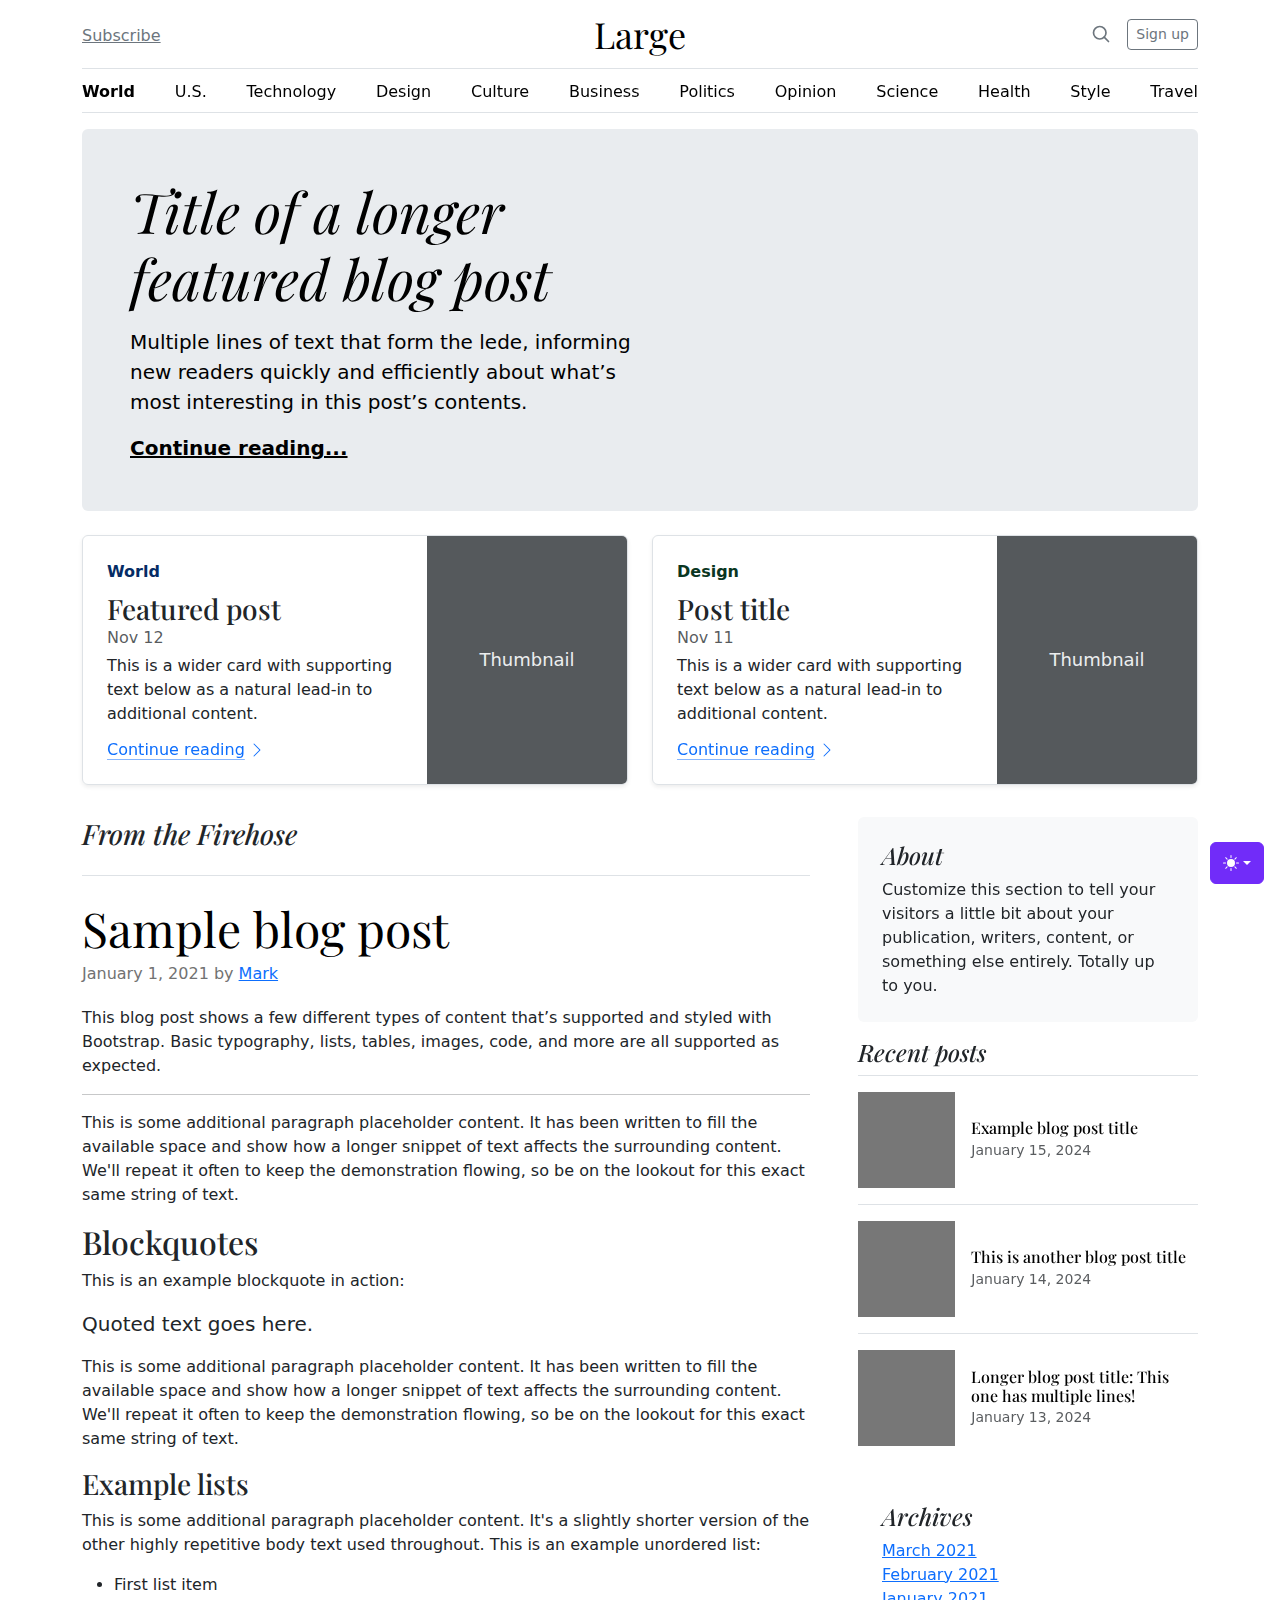
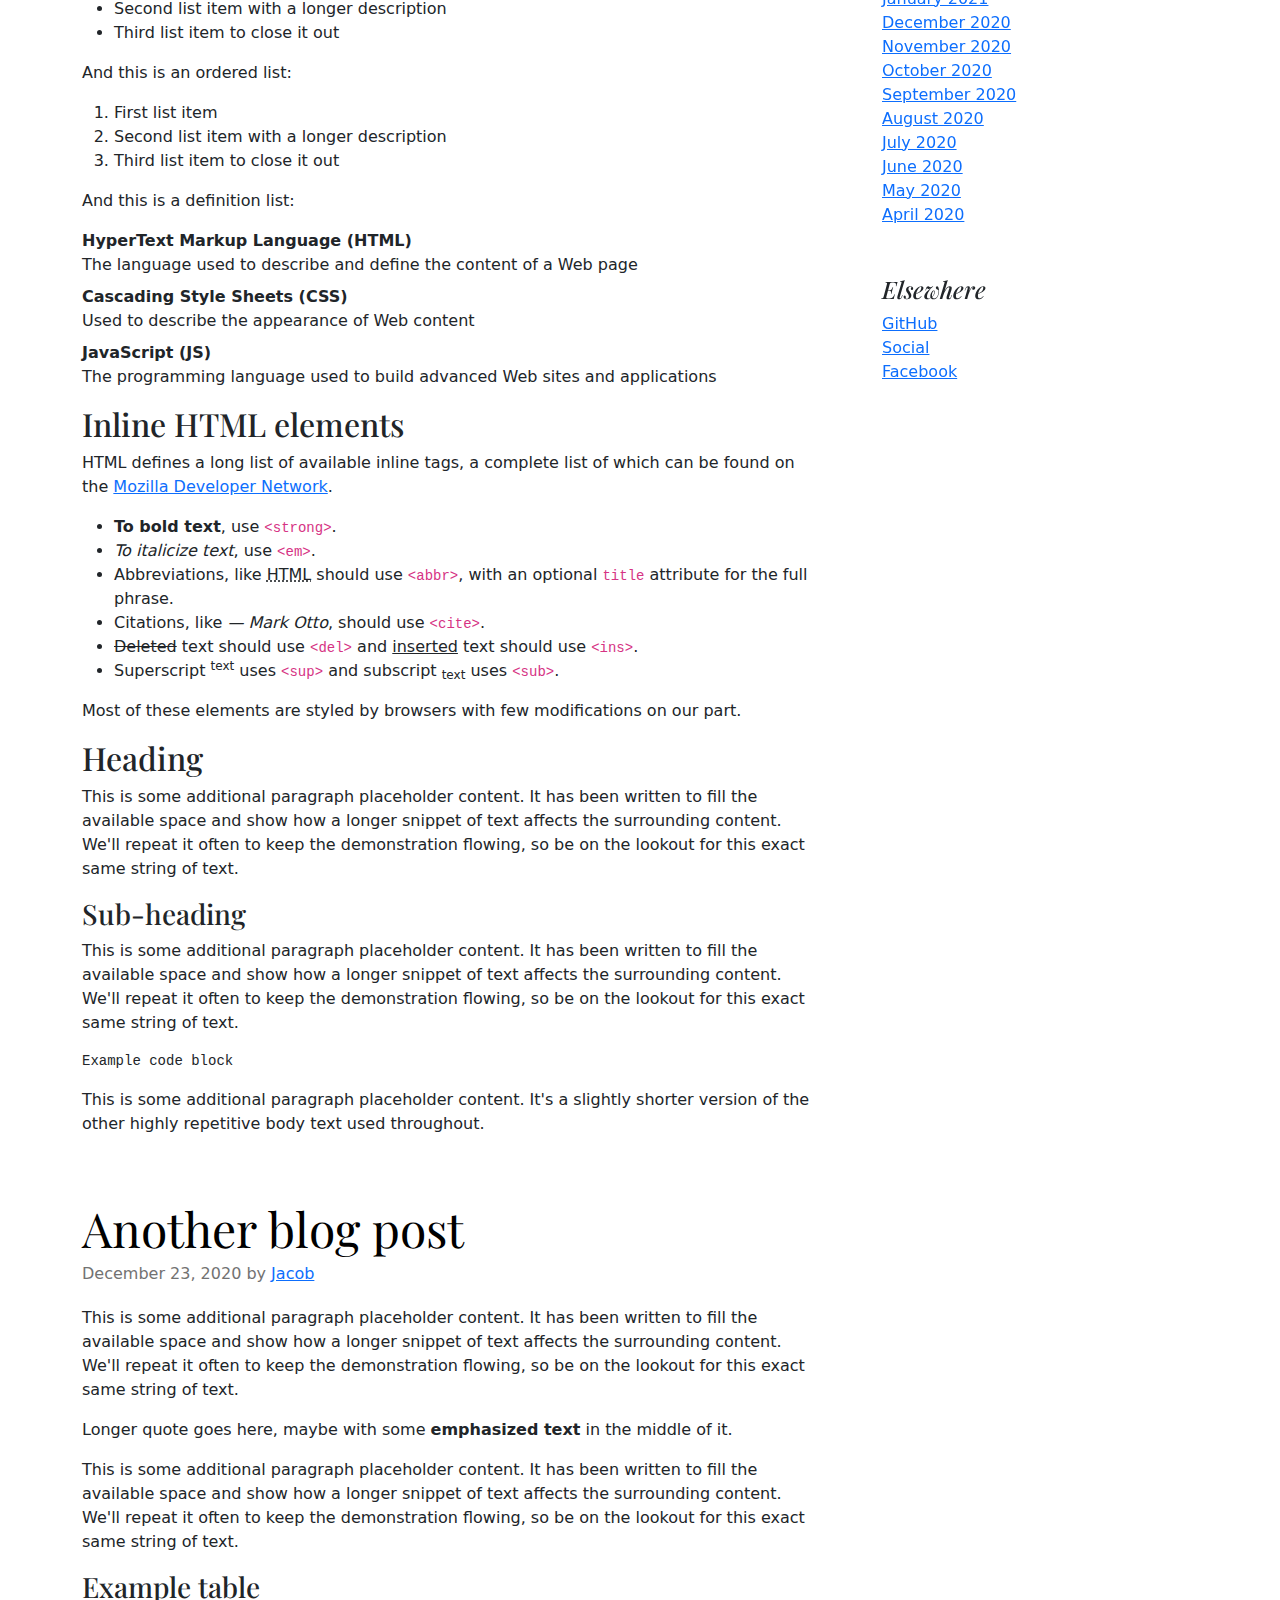
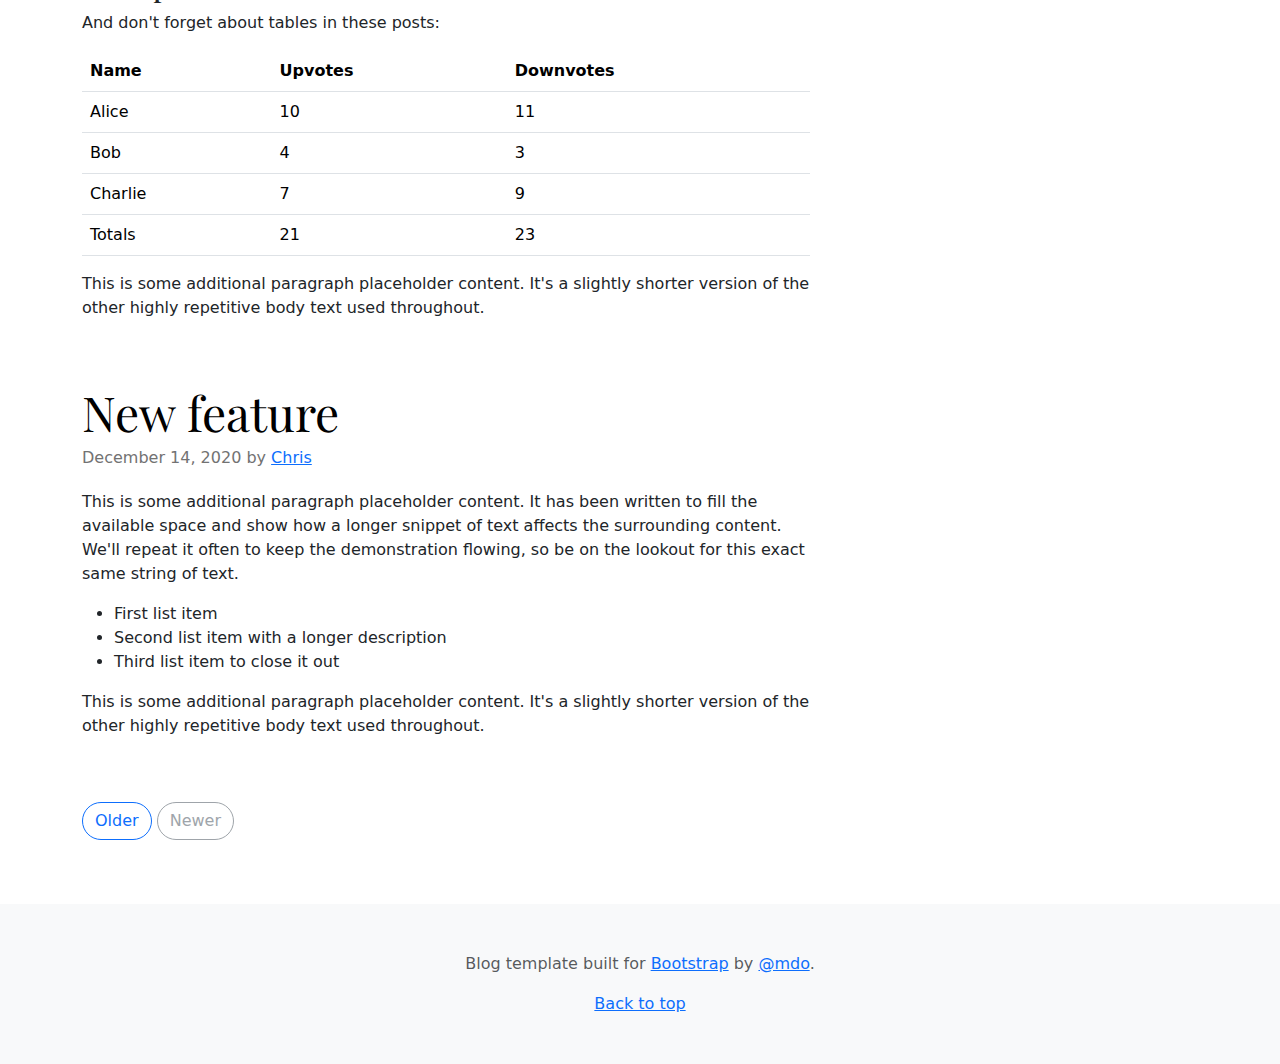
<file: bootstrap-5.3.8-examples/blog/index.html>
<!doctype html>
<html lang="en" data-bs-theme="auto">
  <head>
    <meta charset="utf-8" />
    <meta name="viewport" content="width=device-width, initial-scale=1" />
    <meta name="description" content="" />
    <meta
      name="author"
      content="Mark Otto, Jacob Thornton, and Bootstrap contributors"
    />
    <meta name="generator" content="Astro v5.13.2" />
    <title>Blog Template · Bootstrap v5.3</title>
    <link
      rel="canonical"
      href="https://getbootstrap.com/docs/5.3/examples/blog/"
    />
    <script src="../assets/js/color-modes.js"></script>
    <link href="../assets/dist/css/bootstrap.min.css" rel="stylesheet" />
    <meta name="theme-color" content="#712cf9" />
    <link
      href="https://fonts.googleapis.com/css?family=Playfair+Display:700,900&display=swap"
      rel="stylesheet"
    />
    <link href="blog.css" rel="stylesheet" />
    <style>
      .bd-placeholder-img {
        font-size: 1.125rem;
        text-anchor: middle;
        -webkit-user-select: none;
        -moz-user-select: none;
        user-select: none;
      }
      @media (min-width: 768px) {
        .bd-placeholder-img-lg {
          font-size: 3.5rem;
        }
      }
      .b-example-divider {
        width: 100%;
        height: 3rem;
        background-color: #0000001a;
        border: solid rgba(0, 0, 0, 0.15);
        border-width: 1px 0;
        box-shadow:
          inset 0 0.5em 1.5em #0000001a,
          inset 0 0.125em 0.5em #00000026;
      }
      .b-example-vr {
        flex-shrink: 0;
        width: 1.5rem;
        height: 100vh;
      }
      .bi {
        vertical-align: -0.125em;
        fill: currentColor;
      }
      .nav-scroller {
        position: relative;
        z-index: 2;
        height: 2.75rem;
        overflow-y: hidden;
      }
      .nav-scroller .nav {
        display: flex;
        flex-wrap: nowrap;
        padding-bottom: 1rem;
        margin-top: -1px;
        overflow-x: auto;
        text-align: center;
        white-space: nowrap;
        -webkit-overflow-scrolling: touch;
      }
      .btn-bd-primary {
        --bd-violet-bg: #712cf9;
        --bd-violet-rgb: 112.520718, 44.062154, 249.437846;
        --bs-btn-font-weight: 600;
        --bs-btn-color: var(--bs-white);
        --bs-btn-bg: var(--bd-violet-bg);
        --bs-btn-border-color: var(--bd-violet-bg);
        --bs-btn-hover-color: var(--bs-white);
        --bs-btn-hover-bg: #6528e0;
        --bs-btn-hover-border-color: #6528e0;
        --bs-btn-focus-shadow-rgb: var(--bd-violet-rgb);
        --bs-btn-active-color: var(--bs-btn-hover-color);
        --bs-btn-active-bg: #5a23c8;
        --bs-btn-active-border-color: #5a23c8;
      }
      .bd-mode-toggle {
        z-index: 1500;
      }
      .bd-mode-toggle .bi {
        width: 1em;
        height: 1em;
      }
      .bd-mode-toggle .dropdown-menu .active .bi {
        display: block !important;
      }
    </style>
  </head>
  <body>
    <svg xmlns="http://www.w3.org/2000/svg" class="d-none">
      <symbol id="check2" viewBox="0 0 16 16">
        <path
          d="M13.854 3.646a.5.5 0 0 1 0 .708l-7 7a.5.5 0 0 1-.708 0l-3.5-3.5a.5.5 0 1 1 .708-.708L6.5 10.293l6.646-6.647a.5.5 0 0 1 .708 0z"
        ></path>
      </symbol>
      <symbol id="circle-half" viewBox="0 0 16 16">
        <path
          d="M8 15A7 7 0 1 0 8 1v14zm0 1A8 8 0 1 1 8 0a8 8 0 0 1 0 16z"
        ></path>
      </symbol>
      <symbol id="moon-stars-fill" viewBox="0 0 16 16">
        <path
          d="M6 .278a.768.768 0 0 1 .08.858 7.208 7.208 0 0 0-.878 3.46c0 4.021 3.278 7.277 7.318 7.277.527 0 1.04-.055 1.533-.16a.787.787 0 0 1 .81.316.733.733 0 0 1-.031.893A8.349 8.349 0 0 1 8.344 16C3.734 16 0 12.286 0 7.71 0 4.266 2.114 1.312 5.124.06A.752.752 0 0 1 6 .278z"
        ></path>
        <path
          d="M10.794 3.148a.217.217 0 0 1 .412 0l.387 1.162c.173.518.579.924 1.097 1.097l1.162.387a.217.217 0 0 1 0 .412l-1.162.387a1.734 1.734 0 0 0-1.097 1.097l-.387 1.162a.217.217 0 0 1-.412 0l-.387-1.162A1.734 1.734 0 0 0 9.31 6.593l-1.162-.387a.217.217 0 0 1 0-.412l1.162-.387a1.734 1.734 0 0 0 1.097-1.097l.387-1.162zM13.863.099a.145.145 0 0 1 .274 0l.258.774c.115.346.386.617.732.732l.774.258a.145.145 0 0 1 0 .274l-.774.258a1.156 1.156 0 0 0-.732.732l-.258.774a.145.145 0 0 1-.274 0l-.258-.774a1.156 1.156 0 0 0-.732-.732l-.774-.258a.145.145 0 0 1 0-.274l.774-.258c.346-.115.617-.386.732-.732L13.863.1z"
        ></path>
      </symbol>
      <symbol id="sun-fill" viewBox="0 0 16 16">
        <path
          d="M8 12a4 4 0 1 0 0-8 4 4 0 0 0 0 8zM8 0a.5.5 0 0 1 .5.5v2a.5.5 0 0 1-1 0v-2A.5.5 0 0 1 8 0zm0 13a.5.5 0 0 1 .5.5v2a.5.5 0 0 1-1 0v-2A.5.5 0 0 1 8 13zm8-5a.5.5 0 0 1-.5.5h-2a.5.5 0 0 1 0-1h2a.5.5 0 0 1 .5.5zM3 8a.5.5 0 0 1-.5.5h-2a.5.5 0 0 1 0-1h2A.5.5 0 0 1 3 8zm10.657-5.657a.5.5 0 0 1 0 .707l-1.414 1.415a.5.5 0 1 1-.707-.708l1.414-1.414a.5.5 0 0 1 .707 0zm-9.193 9.193a.5.5 0 0 1 0 .707L3.05 13.657a.5.5 0 0 1-.707-.707l1.414-1.414a.5.5 0 0 1 .707 0zm9.193 2.121a.5.5 0 0 1-.707 0l-1.414-1.414a.5.5 0 0 1 .707-.707l1.414 1.414a.5.5 0 0 1 0 .707zM4.464 4.465a.5.5 0 0 1-.707 0L2.343 3.05a.5.5 0 1 1 .707-.707l1.414 1.414a.5.5 0 0 1 0 .708z"
        ></path>
      </symbol>
    </svg>
    <div
      class="dropdown position-fixed bottom-0 end-0 mb-3 me-3 bd-mode-toggle"
    >
      <button
        class="btn btn-bd-primary py-2 dropdown-toggle d-flex align-items-center"
        id="bd-theme"
        type="button"
        aria-expanded="false"
        data-bs-toggle="dropdown"
        aria-label="Toggle theme (auto)"
      >
        <svg class="bi my-1 theme-icon-active" aria-hidden="true">
          <use href="#circle-half"></use>
        </svg>
        <span class="visually-hidden" id="bd-theme-text">Toggle theme</span>
      </button>
      <ul
        class="dropdown-menu dropdown-menu-end shadow"
        aria-labelledby="bd-theme-text"
      >
        <li>
          <button
            type="button"
            class="dropdown-item d-flex align-items-center"
            data-bs-theme-value="light"
            aria-pressed="false"
          >
            <svg class="bi me-2 opacity-50" aria-hidden="true">
              <use href="#sun-fill"></use>
            </svg>
            Light
            <svg class="bi ms-auto d-none" aria-hidden="true">
              <use href="#check2"></use>
            </svg>
          </button>
        </li>
        <li>
          <button
            type="button"
            class="dropdown-item d-flex align-items-center"
            data-bs-theme-value="dark"
            aria-pressed="false"
          >
            <svg class="bi me-2 opacity-50" aria-hidden="true">
              <use href="#moon-stars-fill"></use>
            </svg>
            Dark
            <svg class="bi ms-auto d-none" aria-hidden="true">
              <use href="#check2"></use>
            </svg>
          </button>
        </li>
        <li>
          <button
            type="button"
            class="dropdown-item d-flex align-items-center active"
            data-bs-theme-value="auto"
            aria-pressed="true"
          >
            <svg class="bi me-2 opacity-50" aria-hidden="true">
              <use href="#circle-half"></use>
            </svg>
            Auto
            <svg class="bi ms-auto d-none" aria-hidden="true">
              <use href="#check2"></use>
            </svg>
          </button>
        </li>
      </ul>
    </div>
    <svg xmlns="http://www.w3.org/2000/svg" class="d-none">
      <symbol
        id="aperture"
        fill="none"
        stroke="currentColor"
        stroke-linecap="round"
        stroke-linejoin="round"
        stroke-width="2"
        viewBox="0 0 24 24"
      >
        <circle cx="12" cy="12" r="10"></circle>
        <path
          d="M14.31 8l5.74 9.94M9.69 8h11.48M7.38 12l5.74-9.94M9.69 16L3.95 6.06M14.31 16H2.83m13.79-4l-5.74 9.94"
        ></path>
      </symbol>
      <symbol id="cart" viewBox="0 0 16 16">
        <path
          d="M0 1.5A.5.5 0 0 1 .5 1H2a.5.5 0 0 1 .485.379L2.89 3H14.5a.5.5 0 0 1 .49.598l-1 5a.5.5 0 0 1-.465.401l-9.397.472L4.415 11H13a.5.5 0 0 1 0 1H4a.5.5 0 0 1-.491-.408L2.01 3.607 1.61 2H.5a.5.5 0 0 1-.5-.5zM3.102 4l.84 4.479 9.144-.459L13.89 4H3.102zM5 12a2 2 0 1 0 0 4 2 2 0 0 0 0-4zm7 0a2 2 0 1 0 0 4 2 2 0 0 0 0-4zm-7 1a1 1 0 1 1 0 2 1 1 0 0 1 0-2zm7 0a1 1 0 1 1 0 2 1 1 0 0 1 0-2z"
        ></path>
      </symbol>
      <symbol id="chevron-right" viewBox="0 0 16 16">
        <path
          fill-rule="evenodd"
          d="M4.646 1.646a.5.5 0 0 1 .708 0l6 6a.5.5 0 0 1 0 .708l-6 6a.5.5 0 0 1-.708-.708L10.293 8 4.646 2.354a.5.5 0 0 1 0-.708z"
        ></path>
      </symbol>
    </svg>
    <div class="container">
      <header class="border-bottom lh-1 py-3">
        <div class="row flex-nowrap justify-content-between align-items-center">
          <div class="col-4 pt-1">
            <a class="link-secondary" href="#">Subscribe</a>
          </div>
          <div class="col-4 text-center">
            <a
              class="blog-header-logo text-body-emphasis text-decoration-none"
              href="#"
              >Large</a
            >
          </div>
          <div class="col-4 d-flex justify-content-end align-items-center">
            <a class="link-secondary" href="#" aria-label="Search">
              <svg
                xmlns="http://www.w3.org/2000/svg"
                width="20"
                height="20"
                fill="none"
                stroke="currentColor"
                stroke-linecap="round"
                stroke-linejoin="round"
                stroke-width="2"
                class="mx-3"
                role="img"
                viewBox="0 0 24 24"
              >
                <title>Search</title>
                <circle cx="10.5" cy="10.5" r="7.5"></circle>
                <path d="M21 21l-5.2-5.2"></path>
              </svg>
            </a>
            <a class="btn btn-sm btn-outline-secondary" href="#">Sign up</a>
          </div>
        </div>
      </header>
      <div class="nav-scroller py-1 mb-3 border-bottom">
        <nav class="nav nav-underline justify-content-between">
          <a class="nav-item nav-link link-body-emphasis active" href="#"
            >World</a
          >
          <a class="nav-item nav-link link-body-emphasis" href="#">U.S.</a>
          <a class="nav-item nav-link link-body-emphasis" href="#"
            >Technology</a
          >
          <a class="nav-item nav-link link-body-emphasis" href="#">Design</a>
          <a class="nav-item nav-link link-body-emphasis" href="#">Culture</a>
          <a class="nav-item nav-link link-body-emphasis" href="#">Business</a>
          <a class="nav-item nav-link link-body-emphasis" href="#">Politics</a>
          <a class="nav-item nav-link link-body-emphasis" href="#">Opinion</a>
          <a class="nav-item nav-link link-body-emphasis" href="#">Science</a>
          <a class="nav-item nav-link link-body-emphasis" href="#">Health</a>
          <a class="nav-item nav-link link-body-emphasis" href="#">Style</a>
          <a class="nav-item nav-link link-body-emphasis" href="#">Travel</a>
        </nav>
      </div>
    </div>
    <main class="container">
      <div class="p-4 p-md-5 mb-4 rounded text-body-emphasis bg-body-secondary">
        <div class="col-lg-6 px-0">
          <h1 class="display-4 fst-italic">
            Title of a longer featured blog post
          </h1>
          <p class="lead my-3">
            Multiple lines of text that form the lede, informing new readers
            quickly and efficiently about what’s most interesting in this post’s
            contents.
          </p>
          <p class="lead mb-0">
            <a href="#" class="text-body-emphasis fw-bold"
              >Continue reading...</a
            >
          </p>
        </div>
      </div>
      <div class="row mb-2">
        <div class="col-md-6">
          <div
            class="row g-0 border rounded overflow-hidden flex-md-row mb-4 shadow-sm h-md-250 position-relative"
          >
            <div class="col p-4 d-flex flex-column position-static">
              <strong class="d-inline-block mb-2 text-primary-emphasis"
                >World</strong
              >
              <h3 class="mb-0">Featured post</h3>
              <div class="mb-1 text-body-secondary">Nov 12</div>
              <p class="card-text mb-auto">
                This is a wider card with supporting text below as a natural
                lead-in to additional content.
              </p>
              <a
                href="#"
                class="icon-link gap-1 icon-link-hover stretched-link"
              >
                Continue reading
                <svg class="bi" aria-hidden="true">
                  <use xlink:href="#chevron-right"></use>
                </svg>
              </a>
            </div>
            <div class="col-auto d-none d-lg-block">
              <svg
                aria-label="Placeholder: Thumbnail"
                class="bd-placeholder-img"
                height="250"
                preserveAspectRatio="xMidYMid slice"
                role="img"
                width="200"
                xmlns="http://www.w3.org/2000/svg"
              >
                <title>Placeholder</title>
                <rect width="100%" height="100%" fill="#55595c"></rect>
                <text x="50%" y="50%" fill="#eceeef" dy=".3em">Thumbnail</text>
              </svg>
            </div>
          </div>
        </div>
        <div class="col-md-6">
          <div
            class="row g-0 border rounded overflow-hidden flex-md-row mb-4 shadow-sm h-md-250 position-relative"
          >
            <div class="col p-4 d-flex flex-column position-static">
              <strong class="d-inline-block mb-2 text-success-emphasis"
                >Design</strong
              >
              <h3 class="mb-0">Post title</h3>
              <div class="mb-1 text-body-secondary">Nov 11</div>
              <p class="mb-auto">
                This is a wider card with supporting text below as a natural
                lead-in to additional content.
              </p>
              <a
                href="#"
                class="icon-link gap-1 icon-link-hover stretched-link"
              >
                Continue reading
                <svg class="bi" aria-hidden="true">
                  <use xlink:href="#chevron-right"></use>
                </svg>
              </a>
            </div>
            <div class="col-auto d-none d-lg-block">
              <svg
                aria-label="Placeholder: Thumbnail"
                class="bd-placeholder-img"
                height="250"
                preserveAspectRatio="xMidYMid slice"
                role="img"
                width="200"
                xmlns="http://www.w3.org/2000/svg"
              >
                <title>Placeholder</title>
                <rect width="100%" height="100%" fill="#55595c"></rect>
                <text x="50%" y="50%" fill="#eceeef" dy=".3em">Thumbnail</text>
              </svg>
            </div>
          </div>
        </div>
      </div>
      <div class="row g-5">
        <div class="col-md-8">
          <h3 class="pb-4 mb-4 fst-italic border-bottom">From the Firehose</h3>
          <article class="blog-post">
            <h2 class="display-5 link-body-emphasis mb-1">Sample blog post</h2>
            <p class="blog-post-meta">
              January 1, 2021 by <a href="#">Mark</a>
            </p>
            <p>
              This blog post shows a few different types of content that’s
              supported and styled with Bootstrap. Basic typography, lists,
              tables, images, code, and more are all supported as expected.
            </p>
            <hr />
            <p>
              This is some additional paragraph placeholder content. It has been
              written to fill the available space and show how a longer snippet
              of text affects the surrounding content. We'll repeat it often to
              keep the demonstration flowing, so be on the lookout for this
              exact same string of text.
            </p>
            <h2>Blockquotes</h2>
            <p>This is an example blockquote in action:</p>
            <blockquote class="blockquote">
              <p>Quoted text goes here.</p>
            </blockquote>
            <p>
              This is some additional paragraph placeholder content. It has been
              written to fill the available space and show how a longer snippet
              of text affects the surrounding content. We'll repeat it often to
              keep the demonstration flowing, so be on the lookout for this
              exact same string of text.
            </p>
            <h3>Example lists</h3>
            <p>
              This is some additional paragraph placeholder content. It's a
              slightly shorter version of the other highly repetitive body text
              used throughout. This is an example unordered list:
            </p>
            <ul>
              <li>First list item</li>
              <li>Second list item with a longer description</li>
              <li>Third list item to close it out</li>
            </ul>
            <p>And this is an ordered list:</p>
            <ol>
              <li>First list item</li>
              <li>Second list item with a longer description</li>
              <li>Third list item to close it out</li>
            </ol>
            <p>And this is a definition list:</p>
            <dl>
              <dt>HyperText Markup Language (HTML)</dt>
              <dd>
                The language used to describe and define the content of a Web
                page
              </dd>
              <dt>Cascading Style Sheets (CSS)</dt>
              <dd>Used to describe the appearance of Web content</dd>
              <dt>JavaScript (JS)</dt>
              <dd>
                The programming language used to build advanced Web sites and
                applications
              </dd>
            </dl>
            <h2>Inline HTML elements</h2>
            <p>
              HTML defines a long list of available inline tags, a complete list
              of which can be found on the
              <a
                href="https://developer.mozilla.org/en-US/docs/Web/HTML/Element"
                >Mozilla Developer Network</a
              >.
            </p>
            <ul>
              <li>
                <strong>To bold text</strong>, use
                <code class="language-plaintext highlighter-rouge"
                  >&lt;strong&gt;</code
                >.
              </li>
              <li>
                <em>To italicize text</em>, use
                <code class="language-plaintext highlighter-rouge"
                  >&lt;em&gt;</code
                >.
              </li>
              <li>
                Abbreviations, like
                <abbr title="HyperText Markup Language">HTML</abbr> should use
                <code class="language-plaintext highlighter-rouge"
                  >&lt;abbr&gt;</code
                >, with an optional
                <code class="language-plaintext highlighter-rouge">title</code>
                attribute for the full phrase.
              </li>
              <li>
                Citations, like <cite>— Mark Otto</cite>, should use
                <code class="language-plaintext highlighter-rouge"
                  >&lt;cite&gt;</code
                >.
              </li>
              <li>
                <del>Deleted</del> text should use
                <code class="language-plaintext highlighter-rouge"
                  >&lt;del&gt;</code
                >
                and <ins>inserted</ins> text should use
                <code class="language-plaintext highlighter-rouge"
                  >&lt;ins&gt;</code
                >.
              </li>
              <li>
                Superscript <sup>text</sup> uses
                <code class="language-plaintext highlighter-rouge"
                  >&lt;sup&gt;</code
                >
                and subscript <sub>text</sub> uses
                <code class="language-plaintext highlighter-rouge"
                  >&lt;sub&gt;</code
                >.
              </li>
            </ul>
            <p>
              Most of these elements are styled by browsers with few
              modifications on our part.
            </p>
            <h2>Heading</h2>
            <p>
              This is some additional paragraph placeholder content. It has been
              written to fill the available space and show how a longer snippet
              of text affects the surrounding content. We'll repeat it often to
              keep the demonstration flowing, so be on the lookout for this
              exact same string of text.
            </p>
            <h3>Sub-heading</h3>
            <p>
              This is some additional paragraph placeholder content. It has been
              written to fill the available space and show how a longer snippet
              of text affects the surrounding content. We'll repeat it often to
              keep the demonstration flowing, so be on the lookout for this
              exact same string of text.
            </p>
            <pre><code>Example code block</code></pre>
            <p>
              This is some additional paragraph placeholder content. It's a
              slightly shorter version of the other highly repetitive body text
              used throughout.
            </p>
          </article>
          <article class="blog-post">
            <h2 class="display-5 link-body-emphasis mb-1">Another blog post</h2>
            <p class="blog-post-meta">
              December 23, 2020 by <a href="#">Jacob</a>
            </p>
            <p>
              This is some additional paragraph placeholder content. It has been
              written to fill the available space and show how a longer snippet
              of text affects the surrounding content. We'll repeat it often to
              keep the demonstration flowing, so be on the lookout for this
              exact same string of text.
            </p>
            <blockquote>
              <p>
                Longer quote goes here, maybe with some
                <strong>emphasized text</strong> in the middle of it.
              </p>
            </blockquote>
            <p>
              This is some additional paragraph placeholder content. It has been
              written to fill the available space and show how a longer snippet
              of text affects the surrounding content. We'll repeat it often to
              keep the demonstration flowing, so be on the lookout for this
              exact same string of text.
            </p>
            <h3>Example table</h3>
            <p>And don't forget about tables in these posts:</p>
            <table class="table">
              <thead>
                <tr>
                  <th>Name</th>
                  <th>Upvotes</th>
                  <th>Downvotes</th>
                </tr>
              </thead>
              <tbody>
                <tr>
                  <td>Alice</td>
                  <td>10</td>
                  <td>11</td>
                </tr>
                <tr>
                  <td>Bob</td>
                  <td>4</td>
                  <td>3</td>
                </tr>
                <tr>
                  <td>Charlie</td>
                  <td>7</td>
                  <td>9</td>
                </tr>
              </tbody>
              <tfoot>
                <tr>
                  <td>Totals</td>
                  <td>21</td>
                  <td>23</td>
                </tr>
              </tfoot>
            </table>
            <p>
              This is some additional paragraph placeholder content. It's a
              slightly shorter version of the other highly repetitive body text
              used throughout.
            </p>
          </article>
          <article class="blog-post">
            <h2 class="display-5 link-body-emphasis mb-1">New feature</h2>
            <p class="blog-post-meta">
              December 14, 2020 by <a href="#">Chris</a>
            </p>
            <p>
              This is some additional paragraph placeholder content. It has been
              written to fill the available space and show how a longer snippet
              of text affects the surrounding content. We'll repeat it often to
              keep the demonstration flowing, so be on the lookout for this
              exact same string of text.
            </p>
            <ul>
              <li>First list item</li>
              <li>Second list item with a longer description</li>
              <li>Third list item to close it out</li>
            </ul>
            <p>
              This is some additional paragraph placeholder content. It's a
              slightly shorter version of the other highly repetitive body text
              used throughout.
            </p>
          </article>
          <nav class="blog-pagination" aria-label="Pagination">
            <a class="btn btn-outline-primary rounded-pill" href="#">Older</a>
            <a
              class="btn btn-outline-secondary rounded-pill disabled"
              aria-disabled="true"
              >Newer</a
            >
          </nav>
        </div>
        <div class="col-md-4">
          <div class="position-sticky" style="top: 2rem">
            <div class="p-4 mb-3 bg-body-tertiary rounded">
              <h4 class="fst-italic">About</h4>
              <p class="mb-0">
                Customize this section to tell your visitors a little bit about
                your publication, writers, content, or something else entirely.
                Totally up to you.
              </p>
            </div>
            <div>
              <h4 class="fst-italic">Recent posts</h4>
              <ul class="list-unstyled">
                <li>
                  <a
                    class="d-flex flex-column flex-lg-row gap-3 align-items-start align-items-lg-center py-3 link-body-emphasis text-decoration-none border-top"
                    href="#"
                  >
                    <svg
                      aria-hidden="true"
                      class="bd-placeholder-img"
                      height="96"
                      preserveAspectRatio="xMidYMid slice"
                      width="100%"
                      xmlns="http://www.w3.org/2000/svg"
                    >
                      <rect width="100%" height="100%" fill="#777"></rect>
                    </svg>
                    <div class="col-lg-8">
                      <h6 class="mb-0">Example blog post title</h6>
                      <small class="text-body-secondary"
                        >January 15, 2024</small
                      >
                    </div>
                  </a>
                </li>
                <li>
                  <a
                    class="d-flex flex-column flex-lg-row gap-3 align-items-start align-items-lg-center py-3 link-body-emphasis text-decoration-none border-top"
                    href="#"
                  >
                    <svg
                      aria-hidden="true"
                      class="bd-placeholder-img"
                      height="96"
                      preserveAspectRatio="xMidYMid slice"
                      width="100%"
                      xmlns="http://www.w3.org/2000/svg"
                    >
                      <rect width="100%" height="100%" fill="#777"></rect>
                    </svg>
                    <div class="col-lg-8">
                      <h6 class="mb-0">This is another blog post title</h6>
                      <small class="text-body-secondary"
                        >January 14, 2024</small
                      >
                    </div>
                  </a>
                </li>
                <li>
                  <a
                    class="d-flex flex-column flex-lg-row gap-3 align-items-start align-items-lg-center py-3 link-body-emphasis text-decoration-none border-top"
                    href="#"
                  >
                    <svg
                      aria-hidden="true"
                      class="bd-placeholder-img"
                      height="96"
                      preserveAspectRatio="xMidYMid slice"
                      width="100%"
                      xmlns="http://www.w3.org/2000/svg"
                    >
                      <rect width="100%" height="100%" fill="#777"></rect>
                    </svg>
                    <div class="col-lg-8">
                      <h6 class="mb-0">
                        Longer blog post title: This one has multiple lines!
                      </h6>
                      <small class="text-body-secondary"
                        >January 13, 2024</small
                      >
                    </div>
                  </a>
                </li>
              </ul>
            </div>
            <div class="p-4">
              <h4 class="fst-italic">Archives</h4>
              <ol class="list-unstyled mb-0">
                <li><a href="#">March 2021</a></li>
                <li><a href="#">February 2021</a></li>
                <li><a href="#">January 2021</a></li>
                <li><a href="#">December 2020</a></li>
                <li><a href="#">November 2020</a></li>
                <li><a href="#">October 2020</a></li>
                <li><a href="#">September 2020</a></li>
                <li><a href="#">August 2020</a></li>
                <li><a href="#">July 2020</a></li>
                <li><a href="#">June 2020</a></li>
                <li><a href="#">May 2020</a></li>
                <li><a href="#">April 2020</a></li>
              </ol>
            </div>
            <div class="p-4">
              <h4 class="fst-italic">Elsewhere</h4>
              <ol class="list-unstyled">
                <li><a href="#">GitHub</a></li>
                <li><a href="#">Social</a></li>
                <li><a href="#">Facebook</a></li>
              </ol>
            </div>
          </div>
        </div>
      </div>
    </main>
    <footer class="py-5 text-center text-body-secondary bg-body-tertiary">
      <p>
        Blog template built for
        <a href="https://getbootstrap.com/">Bootstrap</a> by
        <a href="https://x.com/mdo">@mdo</a>.
      </p>
      <p class="mb-0"><a href="#">Back to top</a></p>
    </footer>
    <script
      src="../assets/dist/js/bootstrap.bundle.min.js"
      class="astro-vvvwv3sm"
    ></script>
  </body>
</html>
</file>
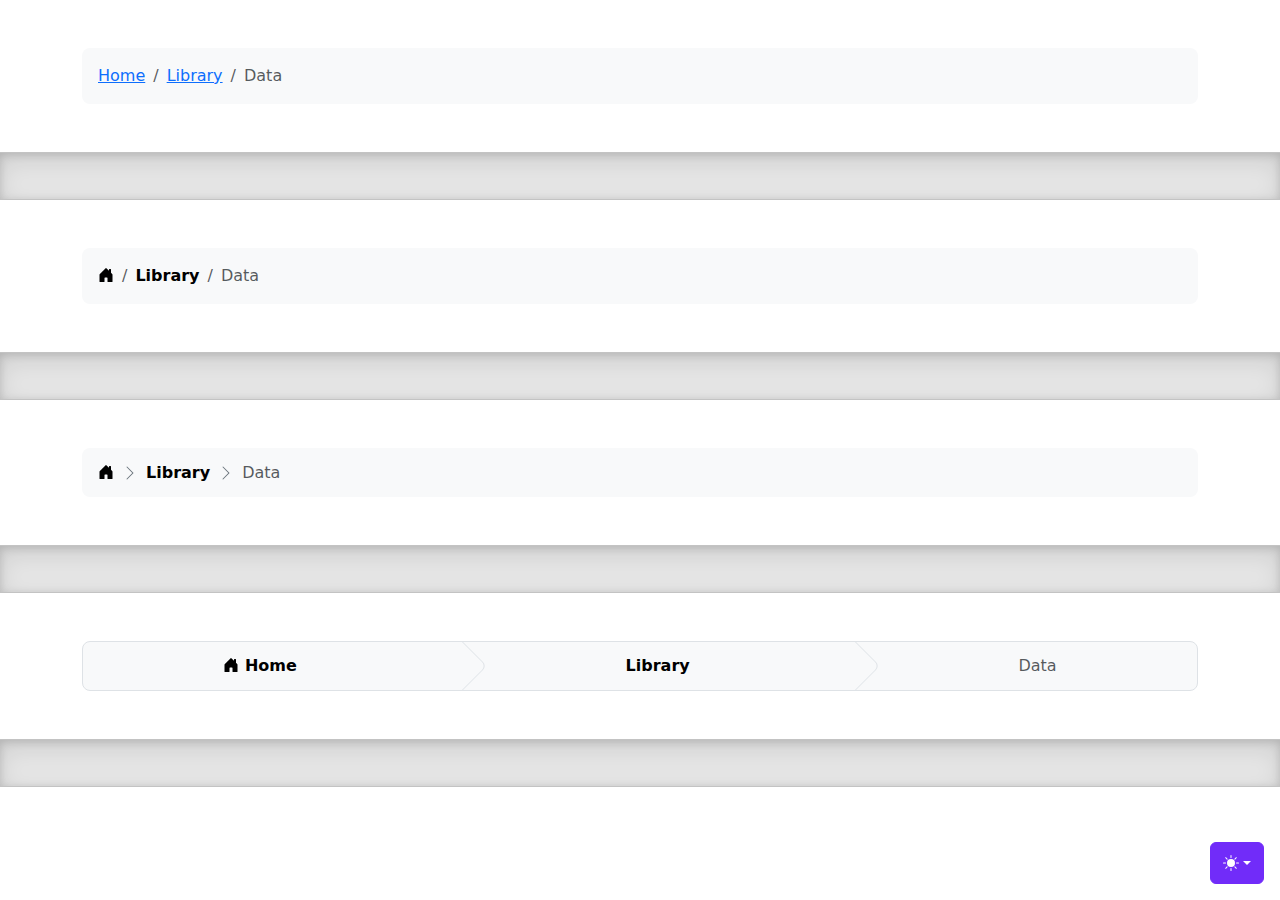
<file: bootstrap-5.3.8-examples/breadcrumbs/index.html>
<!doctype html>
<html lang="en" data-bs-theme="auto">
  <head>
    <meta charset="utf-8" />
    <meta name="viewport" content="width=device-width, initial-scale=1" />
    <meta name="description" content="" />
    <meta
      name="author"
      content="Mark Otto, Jacob Thornton, and Bootstrap contributors"
    />
    <meta name="generator" content="Astro v5.13.2" />
    <title>Breadcrumbs · Bootstrap v5.3</title>
    <link
      rel="canonical"
      href="https://getbootstrap.com/docs/5.3/examples/breadcrumbs/"
    />
    <script src="../assets/js/color-modes.js"></script>
    <link href="../assets/dist/css/bootstrap.min.css" rel="stylesheet" />
    <meta name="theme-color" content="#712cf9" />
    <link href="breadcrumbs.css" rel="stylesheet" />
    <style>
      .bd-placeholder-img {
        font-size: 1.125rem;
        text-anchor: middle;
        -webkit-user-select: none;
        -moz-user-select: none;
        user-select: none;
      }
      @media (min-width: 768px) {
        .bd-placeholder-img-lg {
          font-size: 3.5rem;
        }
      }
      .b-example-divider {
        width: 100%;
        height: 3rem;
        background-color: #0000001a;
        border: solid rgba(0, 0, 0, 0.15);
        border-width: 1px 0;
        box-shadow:
          inset 0 0.5em 1.5em #0000001a,
          inset 0 0.125em 0.5em #00000026;
      }
      .b-example-vr {
        flex-shrink: 0;
        width: 1.5rem;
        height: 100vh;
      }
      .bi {
        vertical-align: -0.125em;
        fill: currentColor;
      }
      .nav-scroller {
        position: relative;
        z-index: 2;
        height: 2.75rem;
        overflow-y: hidden;
      }
      .nav-scroller .nav {
        display: flex;
        flex-wrap: nowrap;
        padding-bottom: 1rem;
        margin-top: -1px;
        overflow-x: auto;
        text-align: center;
        white-space: nowrap;
        -webkit-overflow-scrolling: touch;
      }
      .btn-bd-primary {
        --bd-violet-bg: #712cf9;
        --bd-violet-rgb: 112.520718, 44.062154, 249.437846;
        --bs-btn-font-weight: 600;
        --bs-btn-color: var(--bs-white);
        --bs-btn-bg: var(--bd-violet-bg);
        --bs-btn-border-color: var(--bd-violet-bg);
        --bs-btn-hover-color: var(--bs-white);
        --bs-btn-hover-bg: #6528e0;
        --bs-btn-hover-border-color: #6528e0;
        --bs-btn-focus-shadow-rgb: var(--bd-violet-rgb);
        --bs-btn-active-color: var(--bs-btn-hover-color);
        --bs-btn-active-bg: #5a23c8;
        --bs-btn-active-border-color: #5a23c8;
      }
      .bd-mode-toggle {
        z-index: 1500;
      }
      .bd-mode-toggle .bi {
        width: 1em;
        height: 1em;
      }
      .bd-mode-toggle .dropdown-menu .active .bi {
        display: block !important;
      }
    </style>
  </head>
  <body>
    <svg xmlns="http://www.w3.org/2000/svg" class="d-none">
      <symbol id="check2" viewBox="0 0 16 16">
        <path
          d="M13.854 3.646a.5.5 0 0 1 0 .708l-7 7a.5.5 0 0 1-.708 0l-3.5-3.5a.5.5 0 1 1 .708-.708L6.5 10.293l6.646-6.647a.5.5 0 0 1 .708 0z"
        ></path>
      </symbol>
      <symbol id="circle-half" viewBox="0 0 16 16">
        <path
          d="M8 15A7 7 0 1 0 8 1v14zm0 1A8 8 0 1 1 8 0a8 8 0 0 1 0 16z"
        ></path>
      </symbol>
      <symbol id="moon-stars-fill" viewBox="0 0 16 16">
        <path
          d="M6 .278a.768.768 0 0 1 .08.858 7.208 7.208 0 0 0-.878 3.46c0 4.021 3.278 7.277 7.318 7.277.527 0 1.04-.055 1.533-.16a.787.787 0 0 1 .81.316.733.733 0 0 1-.031.893A8.349 8.349 0 0 1 8.344 16C3.734 16 0 12.286 0 7.71 0 4.266 2.114 1.312 5.124.06A.752.752 0 0 1 6 .278z"
        ></path>
        <path
          d="M10.794 3.148a.217.217 0 0 1 .412 0l.387 1.162c.173.518.579.924 1.097 1.097l1.162.387a.217.217 0 0 1 0 .412l-1.162.387a1.734 1.734 0 0 0-1.097 1.097l-.387 1.162a.217.217 0 0 1-.412 0l-.387-1.162A1.734 1.734 0 0 0 9.31 6.593l-1.162-.387a.217.217 0 0 1 0-.412l1.162-.387a1.734 1.734 0 0 0 1.097-1.097l.387-1.162zM13.863.099a.145.145 0 0 1 .274 0l.258.774c.115.346.386.617.732.732l.774.258a.145.145 0 0 1 0 .274l-.774.258a1.156 1.156 0 0 0-.732.732l-.258.774a.145.145 0 0 1-.274 0l-.258-.774a1.156 1.156 0 0 0-.732-.732l-.774-.258a.145.145 0 0 1 0-.274l.774-.258c.346-.115.617-.386.732-.732L13.863.1z"
        ></path>
      </symbol>
      <symbol id="sun-fill" viewBox="0 0 16 16">
        <path
          d="M8 12a4 4 0 1 0 0-8 4 4 0 0 0 0 8zM8 0a.5.5 0 0 1 .5.5v2a.5.5 0 0 1-1 0v-2A.5.5 0 0 1 8 0zm0 13a.5.5 0 0 1 .5.5v2a.5.5 0 0 1-1 0v-2A.5.5 0 0 1 8 13zm8-5a.5.5 0 0 1-.5.5h-2a.5.5 0 0 1 0-1h2a.5.5 0 0 1 .5.5zM3 8a.5.5 0 0 1-.5.5h-2a.5.5 0 0 1 0-1h2A.5.5 0 0 1 3 8zm10.657-5.657a.5.5 0 0 1 0 .707l-1.414 1.415a.5.5 0 1 1-.707-.708l1.414-1.414a.5.5 0 0 1 .707 0zm-9.193 9.193a.5.5 0 0 1 0 .707L3.05 13.657a.5.5 0 0 1-.707-.707l1.414-1.414a.5.5 0 0 1 .707 0zm9.193 2.121a.5.5 0 0 1-.707 0l-1.414-1.414a.5.5 0 0 1 .707-.707l1.414 1.414a.5.5 0 0 1 0 .707zM4.464 4.465a.5.5 0 0 1-.707 0L2.343 3.05a.5.5 0 1 1 .707-.707l1.414 1.414a.5.5 0 0 1 0 .708z"
        ></path>
      </symbol>
    </svg>
    <div
      class="dropdown position-fixed bottom-0 end-0 mb-3 me-3 bd-mode-toggle"
    >
      <button
        class="btn btn-bd-primary py-2 dropdown-toggle d-flex align-items-center"
        id="bd-theme"
        type="button"
        aria-expanded="false"
        data-bs-toggle="dropdown"
        aria-label="Toggle theme (auto)"
      >
        <svg class="bi my-1 theme-icon-active" aria-hidden="true">
          <use href="#circle-half"></use>
        </svg>
        <span class="visually-hidden" id="bd-theme-text">Toggle theme</span>
      </button>
      <ul
        class="dropdown-menu dropdown-menu-end shadow"
        aria-labelledby="bd-theme-text"
      >
        <li>
          <button
            type="button"
            class="dropdown-item d-flex align-items-center"
            data-bs-theme-value="light"
            aria-pressed="false"
          >
            <svg class="bi me-2 opacity-50" aria-hidden="true">
              <use href="#sun-fill"></use>
            </svg>
            Light
            <svg class="bi ms-auto d-none" aria-hidden="true">
              <use href="#check2"></use>
            </svg>
          </button>
        </li>
        <li>
          <button
            type="button"
            class="dropdown-item d-flex align-items-center"
            data-bs-theme-value="dark"
            aria-pressed="false"
          >
            <svg class="bi me-2 opacity-50" aria-hidden="true">
              <use href="#moon-stars-fill"></use>
            </svg>
            Dark
            <svg class="bi ms-auto d-none" aria-hidden="true">
              <use href="#check2"></use>
            </svg>
          </button>
        </li>
        <li>
          <button
            type="button"
            class="dropdown-item d-flex align-items-center active"
            data-bs-theme-value="auto"
            aria-pressed="true"
          >
            <svg class="bi me-2 opacity-50" aria-hidden="true">
              <use href="#circle-half"></use>
            </svg>
            Auto
            <svg class="bi ms-auto d-none" aria-hidden="true">
              <use href="#check2"></use>
            </svg>
          </button>
        </li>
      </ul>
    </div>
    <svg xmlns="http://www.w3.org/2000/svg" class="d-none">
      <symbol id="house-door-fill" viewBox="0 0 16 16">
        <path
          d="M6.5 14.5v-3.505c0-.245.25-.495.5-.495h2c.25 0 .5.25.5.5v3.5a.5.5 0 0 0 .5.5h4a.5.5 0 0 0 .5-.5v-7a.5.5 0 0 0-.146-.354L13 5.793V2.5a.5.5 0 0 0-.5-.5h-1a.5.5 0 0 0-.5.5v1.293L8.354 1.146a.5.5 0 0 0-.708 0l-6 6A.5.5 0 0 0 1.5 7.5v7a.5.5 0 0 0 .5.5h4a.5.5 0 0 0 .5-.5z"
        ></path>
      </symbol>
    </svg>
    <div class="container my-5">
      <nav aria-label="breadcrumb">
        <ol class="breadcrumb p-3 bg-body-tertiary rounded-3">
          <li class="breadcrumb-item"><a href="#">Home</a></li>
          <li class="breadcrumb-item"><a href="#">Library</a></li>
          <li class="breadcrumb-item active" aria-current="page">Data</li>
        </ol>
      </nav>
    </div>
    <div class="b-example-divider"></div>
    <div class="container my-5">
      <nav aria-label="breadcrumb">
        <ol class="breadcrumb p-3 bg-body-tertiary rounded-3">
          <li class="breadcrumb-item">
            <a class="link-body-emphasis" href="#">
              <svg class="bi" width="16" height="16" aria-hidden="true">
                <use xlink:href="#house-door-fill"></use>
              </svg>
              <span class="visually-hidden">Home</span>
            </a>
          </li>
          <li class="breadcrumb-item">
            <a
              class="link-body-emphasis fw-semibold text-decoration-none"
              href="#"
              >Library</a
            >
          </li>
          <li class="breadcrumb-item active" aria-current="page">Data</li>
        </ol>
      </nav>
    </div>
    <div class="b-example-divider"></div>
    <div class="container my-5">
      <nav aria-label="breadcrumb">
        <ol
          class="breadcrumb breadcrumb-chevron p-3 bg-body-tertiary rounded-3"
        >
          <li class="breadcrumb-item">
            <a class="link-body-emphasis" href="#">
              <svg class="bi" width="16" height="16" aria-hidden="true">
                <use xlink:href="#house-door-fill"></use>
              </svg>
              <span class="visually-hidden">Home</span>
            </a>
          </li>
          <li class="breadcrumb-item">
            <a
              class="link-body-emphasis fw-semibold text-decoration-none"
              href="#"
              >Library</a
            >
          </li>
          <li class="breadcrumb-item active" aria-current="page">Data</li>
        </ol>
      </nav>
    </div>
    <div class="b-example-divider"></div>
    <div class="container my-5">
      <nav aria-label="breadcrumb">
        <ol
          class="breadcrumb breadcrumb-custom overflow-hidden text-center bg-body-tertiary border rounded-3"
        >
          <li class="breadcrumb-item">
            <a
              class="link-body-emphasis fw-semibold text-decoration-none"
              href="#"
            >
              <svg class="bi" width="16" height="16" aria-hidden="true">
                <use xlink:href="#house-door-fill"></use>
              </svg>
              Home
            </a>
          </li>
          <li class="breadcrumb-item">
            <a
              class="link-body-emphasis fw-semibold text-decoration-none"
              href="#"
              >Library</a
            >
          </li>
          <li class="breadcrumb-item active" aria-current="page">Data</li>
        </ol>
      </nav>
    </div>
    <div class="b-example-divider"></div>
    <script
      src="../assets/dist/js/bootstrap.bundle.min.js"
      class="astro-vvvwv3sm"
    ></script>
  </body>
</html>
</file>
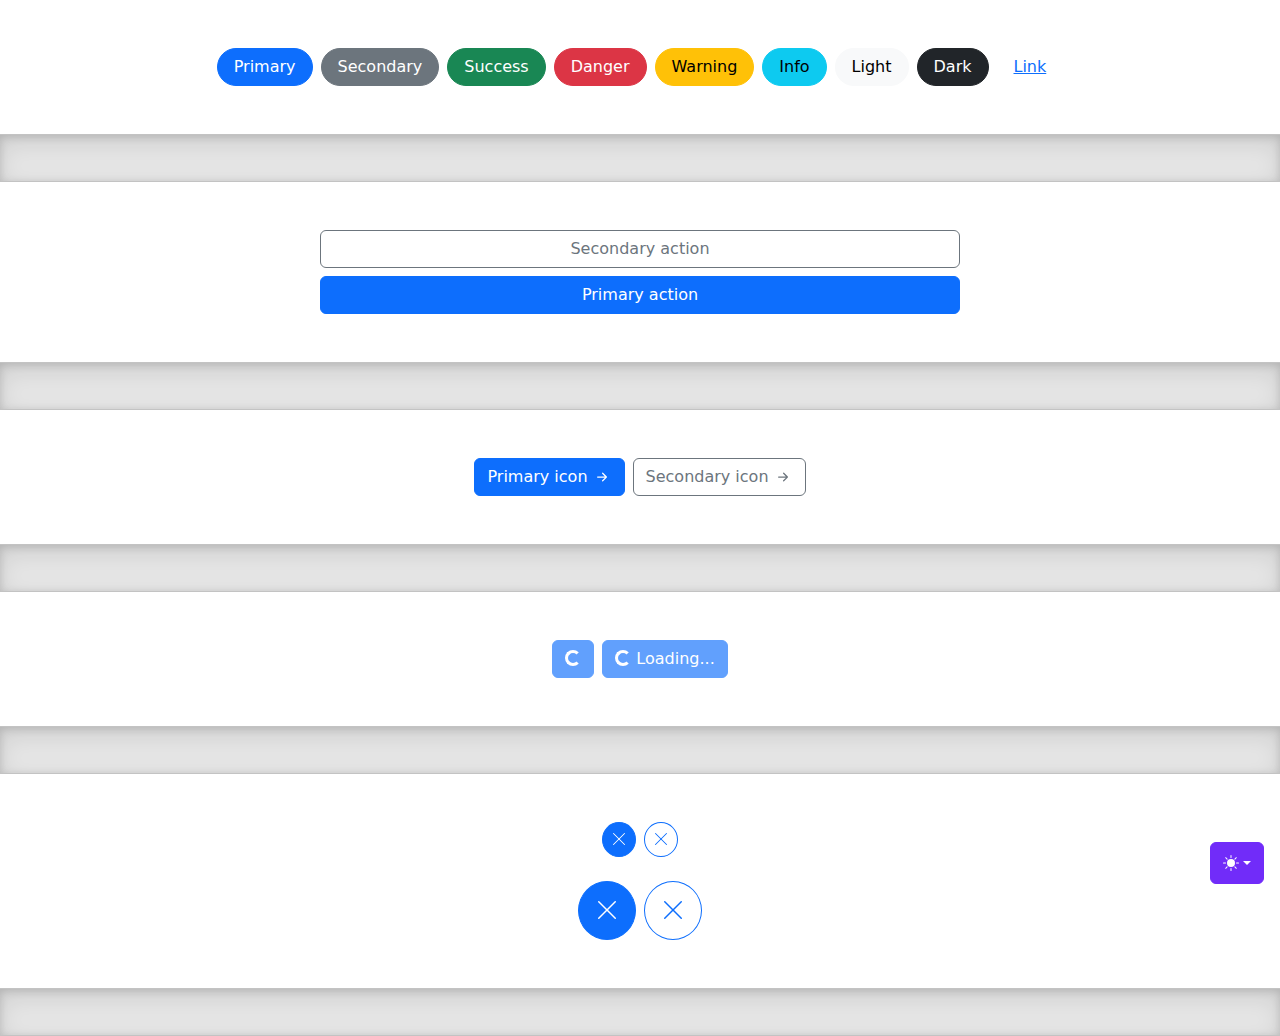
<file: bootstrap-5.3.8-examples/buttons/index.html>
<!doctype html>
<html lang="en" data-bs-theme="auto">
  <head>
    <meta charset="utf-8" />
    <meta name="viewport" content="width=device-width, initial-scale=1" />
    <meta name="description" content="" />
    <meta
      name="author"
      content="Mark Otto, Jacob Thornton, and Bootstrap contributors"
    />
    <meta name="generator" content="Astro v5.13.2" />
    <title>Buttons · Bootstrap v5.3</title>
    <link
      rel="canonical"
      href="https://getbootstrap.com/docs/5.3/examples/buttons/"
    />
    <script src="../assets/js/color-modes.js"></script>
    <link href="../assets/dist/css/bootstrap.min.css" rel="stylesheet" />
    <meta name="theme-color" content="#712cf9" />
    <style>
      .bd-placeholder-img {
        font-size: 1.125rem;
        text-anchor: middle;
        -webkit-user-select: none;
        -moz-user-select: none;
        user-select: none;
      }
      @media (min-width: 768px) {
        .bd-placeholder-img-lg {
          font-size: 3.5rem;
        }
      }
      .b-example-divider {
        width: 100%;
        height: 3rem;
        background-color: #0000001a;
        border: solid rgba(0, 0, 0, 0.15);
        border-width: 1px 0;
        box-shadow:
          inset 0 0.5em 1.5em #0000001a,
          inset 0 0.125em 0.5em #00000026;
      }
      .b-example-vr {
        flex-shrink: 0;
        width: 1.5rem;
        height: 100vh;
      }
      .bi {
        vertical-align: -0.125em;
        fill: currentColor;
      }
      .nav-scroller {
        position: relative;
        z-index: 2;
        height: 2.75rem;
        overflow-y: hidden;
      }
      .nav-scroller .nav {
        display: flex;
        flex-wrap: nowrap;
        padding-bottom: 1rem;
        margin-top: -1px;
        overflow-x: auto;
        text-align: center;
        white-space: nowrap;
        -webkit-overflow-scrolling: touch;
      }
      .btn-bd-primary {
        --bd-violet-bg: #712cf9;
        --bd-violet-rgb: 112.520718, 44.062154, 249.437846;
        --bs-btn-font-weight: 600;
        --bs-btn-color: var(--bs-white);
        --bs-btn-bg: var(--bd-violet-bg);
        --bs-btn-border-color: var(--bd-violet-bg);
        --bs-btn-hover-color: var(--bs-white);
        --bs-btn-hover-bg: #6528e0;
        --bs-btn-hover-border-color: #6528e0;
        --bs-btn-focus-shadow-rgb: var(--bd-violet-rgb);
        --bs-btn-active-color: var(--bs-btn-hover-color);
        --bs-btn-active-bg: #5a23c8;
        --bs-btn-active-border-color: #5a23c8;
      }
      .bd-mode-toggle {
        z-index: 1500;
      }
      .bd-mode-toggle .bi {
        width: 1em;
        height: 1em;
      }
      .bd-mode-toggle .dropdown-menu .active .bi {
        display: block !important;
      }
    </style>
  </head>
  <body>
    <svg xmlns="http://www.w3.org/2000/svg" class="d-none">
      <symbol id="check2" viewBox="0 0 16 16">
        <path
          d="M13.854 3.646a.5.5 0 0 1 0 .708l-7 7a.5.5 0 0 1-.708 0l-3.5-3.5a.5.5 0 1 1 .708-.708L6.5 10.293l6.646-6.647a.5.5 0 0 1 .708 0z"
        ></path>
      </symbol>
      <symbol id="circle-half" viewBox="0 0 16 16">
        <path
          d="M8 15A7 7 0 1 0 8 1v14zm0 1A8 8 0 1 1 8 0a8 8 0 0 1 0 16z"
        ></path>
      </symbol>
      <symbol id="moon-stars-fill" viewBox="0 0 16 16">
        <path
          d="M6 .278a.768.768 0 0 1 .08.858 7.208 7.208 0 0 0-.878 3.46c0 4.021 3.278 7.277 7.318 7.277.527 0 1.04-.055 1.533-.16a.787.787 0 0 1 .81.316.733.733 0 0 1-.031.893A8.349 8.349 0 0 1 8.344 16C3.734 16 0 12.286 0 7.71 0 4.266 2.114 1.312 5.124.06A.752.752 0 0 1 6 .278z"
        ></path>
        <path
          d="M10.794 3.148a.217.217 0 0 1 .412 0l.387 1.162c.173.518.579.924 1.097 1.097l1.162.387a.217.217 0 0 1 0 .412l-1.162.387a1.734 1.734 0 0 0-1.097 1.097l-.387 1.162a.217.217 0 0 1-.412 0l-.387-1.162A1.734 1.734 0 0 0 9.31 6.593l-1.162-.387a.217.217 0 0 1 0-.412l1.162-.387a1.734 1.734 0 0 0 1.097-1.097l.387-1.162zM13.863.099a.145.145 0 0 1 .274 0l.258.774c.115.346.386.617.732.732l.774.258a.145.145 0 0 1 0 .274l-.774.258a1.156 1.156 0 0 0-.732.732l-.258.774a.145.145 0 0 1-.274 0l-.258-.774a1.156 1.156 0 0 0-.732-.732l-.774-.258a.145.145 0 0 1 0-.274l.774-.258c.346-.115.617-.386.732-.732L13.863.1z"
        ></path>
      </symbol>
      <symbol id="sun-fill" viewBox="0 0 16 16">
        <path
          d="M8 12a4 4 0 1 0 0-8 4 4 0 0 0 0 8zM8 0a.5.5 0 0 1 .5.5v2a.5.5 0 0 1-1 0v-2A.5.5 0 0 1 8 0zm0 13a.5.5 0 0 1 .5.5v2a.5.5 0 0 1-1 0v-2A.5.5 0 0 1 8 13zm8-5a.5.5 0 0 1-.5.5h-2a.5.5 0 0 1 0-1h2a.5.5 0 0 1 .5.5zM3 8a.5.5 0 0 1-.5.5h-2a.5.5 0 0 1 0-1h2A.5.5 0 0 1 3 8zm10.657-5.657a.5.5 0 0 1 0 .707l-1.414 1.415a.5.5 0 1 1-.707-.708l1.414-1.414a.5.5 0 0 1 .707 0zm-9.193 9.193a.5.5 0 0 1 0 .707L3.05 13.657a.5.5 0 0 1-.707-.707l1.414-1.414a.5.5 0 0 1 .707 0zm9.193 2.121a.5.5 0 0 1-.707 0l-1.414-1.414a.5.5 0 0 1 .707-.707l1.414 1.414a.5.5 0 0 1 0 .707zM4.464 4.465a.5.5 0 0 1-.707 0L2.343 3.05a.5.5 0 1 1 .707-.707l1.414 1.414a.5.5 0 0 1 0 .708z"
        ></path>
      </symbol>
    </svg>
    <div
      class="dropdown position-fixed bottom-0 end-0 mb-3 me-3 bd-mode-toggle"
    >
      <button
        class="btn btn-bd-primary py-2 dropdown-toggle d-flex align-items-center"
        id="bd-theme"
        type="button"
        aria-expanded="false"
        data-bs-toggle="dropdown"
        aria-label="Toggle theme (auto)"
      >
        <svg class="bi my-1 theme-icon-active" aria-hidden="true">
          <use href="#circle-half"></use>
        </svg>
        <span class="visually-hidden" id="bd-theme-text">Toggle theme</span>
      </button>
      <ul
        class="dropdown-menu dropdown-menu-end shadow"
        aria-labelledby="bd-theme-text"
      >
        <li>
          <button
            type="button"
            class="dropdown-item d-flex align-items-center"
            data-bs-theme-value="light"
            aria-pressed="false"
          >
            <svg class="bi me-2 opacity-50" aria-hidden="true">
              <use href="#sun-fill"></use>
            </svg>
            Light
            <svg class="bi ms-auto d-none" aria-hidden="true">
              <use href="#check2"></use>
            </svg>
          </button>
        </li>
        <li>
          <button
            type="button"
            class="dropdown-item d-flex align-items-center"
            data-bs-theme-value="dark"
            aria-pressed="false"
          >
            <svg class="bi me-2 opacity-50" aria-hidden="true">
              <use href="#moon-stars-fill"></use>
            </svg>
            Dark
            <svg class="bi ms-auto d-none" aria-hidden="true">
              <use href="#check2"></use>
            </svg>
          </button>
        </li>
        <li>
          <button
            type="button"
            class="dropdown-item d-flex align-items-center active"
            data-bs-theme-value="auto"
            aria-pressed="true"
          >
            <svg class="bi me-2 opacity-50" aria-hidden="true">
              <use href="#circle-half"></use>
            </svg>
            Auto
            <svg class="bi ms-auto d-none" aria-hidden="true">
              <use href="#check2"></use>
            </svg>
          </button>
        </li>
      </ul>
    </div>
    <svg xmlns="http://www.w3.org/2000/svg" class="d-none">
      <symbol id="arrow-right-short" viewBox="0 0 16 16">
        <path
          fill-rule="evenodd"
          d="M4 8a.5.5 0 0 1 .5-.5h5.793L8.146 5.354a.5.5 0 1 1 .708-.708l3 3a.5.5 0 0 1 0 .708l-3 3a.5.5 0 0 1-.708-.708L10.293 8.5H4.5A.5.5 0 0 1 4 8z"
        ></path>
      </symbol>
      <symbol id="x-lg" viewBox="0 0 16 16">
        <path
          fill-rule="evenodd"
          d="M13.854 2.146a.5.5 0 0 1 0 .708l-11 11a.5.5 0 0 1-.708-.708l11-11a.5.5 0 0 1 .708 0Z"
        ></path>
        <path
          fill-rule="evenodd"
          d="M2.146 2.146a.5.5 0 0 0 0 .708l11 11a.5.5 0 0 0 .708-.708l-11-11a.5.5 0 0 0-.708 0Z"
        ></path>
      </symbol>
    </svg>
    <div class="d-flex gap-2 justify-content-center py-5">
      <button class="btn btn-primary rounded-pill px-3" type="button">
        Primary
      </button>
      <button class="btn btn-secondary rounded-pill px-3" type="button">
        Secondary
      </button>
      <button class="btn btn-success rounded-pill px-3" type="button">
        Success
      </button>
      <button class="btn btn-danger rounded-pill px-3" type="button">
        Danger
      </button>
      <button class="btn btn-warning rounded-pill px-3" type="button">
        Warning
      </button>
      <button class="btn btn-info rounded-pill px-3" type="button">Info</button>
      <button class="btn btn-light rounded-pill px-3" type="button">
        Light
      </button>
      <button class="btn btn-dark rounded-pill px-3" type="button">Dark</button>
      <button class="btn btn-link rounded-pill px-3" type="button">Link</button>
    </div>
    <div class="b-example-divider"></div>
    <div class="col-lg-6 col-xxl-4 my-5 mx-auto">
      <div class="d-grid gap-2">
        <button class="btn btn-outline-secondary" type="button">
          Secondary action
        </button>
        <button class="btn btn-primary" type="button">Primary action</button>
      </div>
    </div>
    <div class="b-example-divider"></div>
    <div class="d-flex gap-2 justify-content-center py-5">
      <button
        class="btn btn-primary d-inline-flex align-items-center"
        type="button"
      >
        Primary icon
        <svg class="bi ms-1" width="20" height="20" aria-hidden="true">
          <use xlink:href="#arrow-right-short"></use>
        </svg>
      </button>
      <button
        class="btn btn-outline-secondary d-inline-flex align-items-center"
        type="button"
      >
        Secondary icon
        <svg class="bi ms-1" width="20" height="20" aria-hidden="true">
          <use xlink:href="#arrow-right-short"></use>
        </svg>
      </button>
    </div>
    <div class="b-example-divider"></div>
    <div class="d-flex gap-2 justify-content-center py-5">
      <button class="btn btn-primary" type="button" disabled>
        <span
          class="spinner-border spinner-border-sm"
          aria-hidden="true"
        ></span>
        <span class="visually-hidden" role="status">Loading...</span>
      </button>
      <button class="btn btn-primary" type="button" disabled>
        <span
          class="spinner-border spinner-border-sm"
          aria-hidden="true"
        ></span>
        <span role="status">Loading...</span>
      </button>
    </div>
    <div class="b-example-divider"></div>
    <div class="d-flex gap-2 justify-content-center pt-5 pb-4">
      <button class="btn btn-primary rounded-circle p-2 lh-1" type="button">
        <svg class="bi" width="16" height="16" aria-hidden="true">
          <use xlink:href="#x-lg"></use>
        </svg>
        <span class="visually-hidden">Dismiss</span>
      </button>
      <button
        class="btn btn-outline-primary rounded-circle p-2 lh-1"
        type="button"
      >
        <svg class="bi" width="16" height="16" aria-hidden="true">
          <use xlink:href="#x-lg"></use>
        </svg>
        <span class="visually-hidden">Dismiss</span>
      </button>
    </div>
    <div class="d-flex gap-2 justify-content-center pb-5">
      <button class="btn btn-primary rounded-circle p-3 lh-1" type="button">
        <svg class="bi" width="24" height="24" aria-hidden="true">
          <use xlink:href="#x-lg"></use>
        </svg>
        <span class="visually-hidden">Dismiss</span>
      </button>
      <button
        class="btn btn-outline-primary rounded-circle p-3 lh-1"
        type="button"
      >
        <svg class="bi" width="24" height="24" aria-hidden="true">
          <use xlink:href="#x-lg"></use>
        </svg>
        <span class="visually-hidden">Dismiss</span>
      </button>
    </div>
    <div class="b-example-divider"></div>
    <script
      src="../assets/dist/js/bootstrap.bundle.min.js"
      class="astro-vvvwv3sm"
    ></script>
  </body>
</html>
</file>
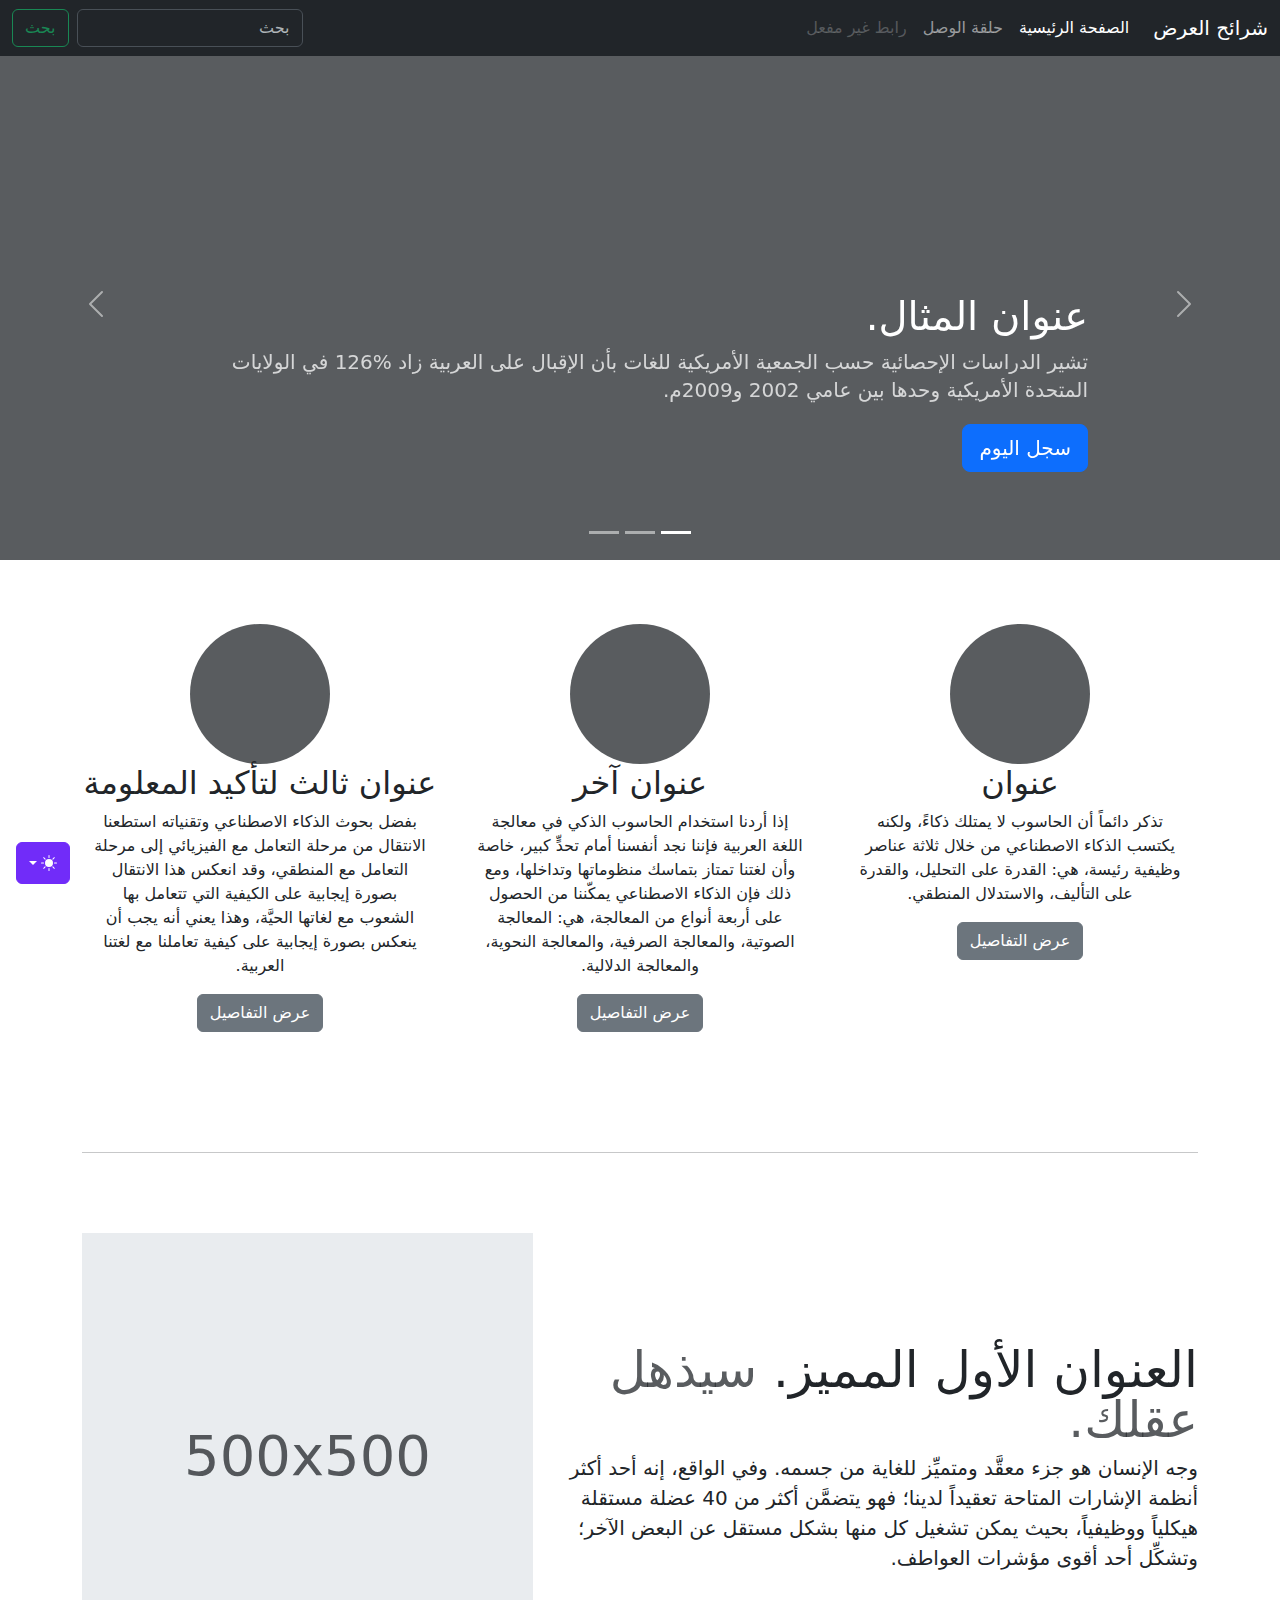
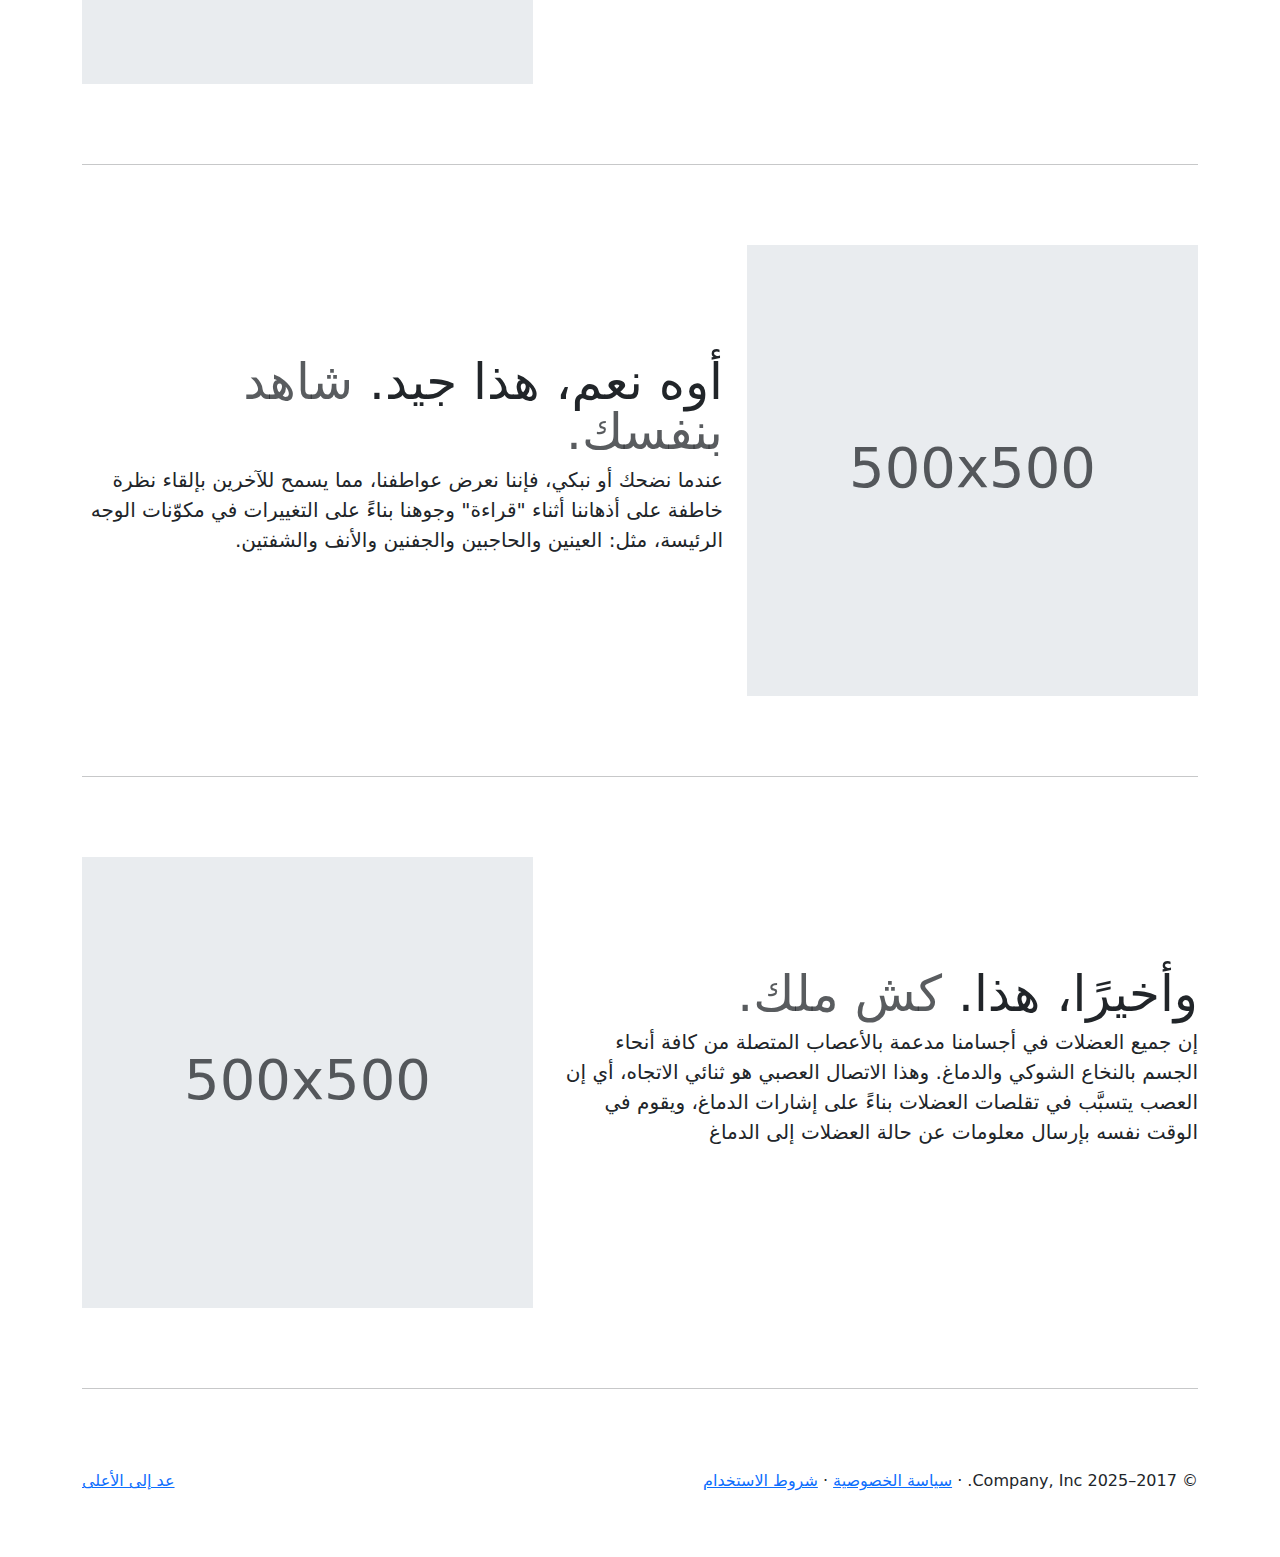
<file: bootstrap-5.3.8-examples/carousel-rtl/index.html>
<!doctype html>
<html lang="ar" dir="rtl" data-bs-theme="auto">
  <head>
    <meta charset="utf-8" />
    <meta name="viewport" content="width=device-width, initial-scale=1" />
    <meta name="description" content="" />
    <meta
      name="author"
      content="Mark Otto, Jacob Thornton, and Bootstrap contributors"
    />
    <meta name="generator" content="Astro v5.13.2" />
    <title>قالب شرائح العرض · Bootstrap v5.3</title>
    <link
      rel="canonical"
      href="https://getbootstrap.com/docs/5.3/examples/carousel-rtl/"
    />
    <script src="../assets/js/color-modes.js"></script>
    <link href="../assets/dist/css/bootstrap.rtl.min.css" rel="stylesheet" />
    <meta name="theme-color" content="#712cf9" />
    <link href="../carousel/carousel.rtl.css" rel="stylesheet" />
    <style>
      .bd-placeholder-img {
        font-size: 1.125rem;
        text-anchor: middle;
        -webkit-user-select: none;
        -moz-user-select: none;
        user-select: none;
      }
      @media (min-width: 768px) {
        .bd-placeholder-img-lg {
          font-size: 3.5rem;
        }
      }
      .b-example-divider {
        width: 100%;
        height: 3rem;
        background-color: #0000001a;
        border: solid rgba(0, 0, 0, 0.15);
        border-width: 1px 0;
        box-shadow:
          inset 0 0.5em 1.5em #0000001a,
          inset 0 0.125em 0.5em #00000026;
      }
      .b-example-vr {
        flex-shrink: 0;
        width: 1.5rem;
        height: 100vh;
      }
      .bi {
        vertical-align: -0.125em;
        fill: currentColor;
      }
      .nav-scroller {
        position: relative;
        z-index: 2;
        height: 2.75rem;
        overflow-y: hidden;
      }
      .nav-scroller .nav {
        display: flex;
        flex-wrap: nowrap;
        padding-bottom: 1rem;
        margin-top: -1px;
        overflow-x: auto;
        text-align: center;
        white-space: nowrap;
        -webkit-overflow-scrolling: touch;
      }
      .btn-bd-primary {
        --bd-violet-bg: #712cf9;
        --bd-violet-rgb: 112.520718, 44.062154, 249.437846;
        --bs-btn-font-weight: 600;
        --bs-btn-color: var(--bs-white);
        --bs-btn-bg: var(--bd-violet-bg);
        --bs-btn-border-color: var(--bd-violet-bg);
        --bs-btn-hover-color: var(--bs-white);
        --bs-btn-hover-bg: #6528e0;
        --bs-btn-hover-border-color: #6528e0;
        --bs-btn-focus-shadow-rgb: var(--bd-violet-rgb);
        --bs-btn-active-color: var(--bs-btn-hover-color);
        --bs-btn-active-bg: #5a23c8;
        --bs-btn-active-border-color: #5a23c8;
      }
      .bd-mode-toggle {
        z-index: 1500;
      }
      .bd-mode-toggle .bi {
        width: 1em;
        height: 1em;
      }
      .bd-mode-toggle .dropdown-menu .active .bi {
        display: block !important;
      }
    </style>
  </head>
  <body>
    <svg xmlns="http://www.w3.org/2000/svg" class="d-none">
      <symbol id="check2" viewBox="0 0 16 16">
        <path
          d="M13.854 3.646a.5.5 0 0 1 0 .708l-7 7a.5.5 0 0 1-.708 0l-3.5-3.5a.5.5 0 1 1 .708-.708L6.5 10.293l6.646-6.647a.5.5 0 0 1 .708 0z"
        ></path>
      </symbol>
      <symbol id="circle-half" viewBox="0 0 16 16">
        <path
          d="M8 15A7 7 0 1 0 8 1v14zm0 1A8 8 0 1 1 8 0a8 8 0 0 1 0 16z"
        ></path>
      </symbol>
      <symbol id="moon-stars-fill" viewBox="0 0 16 16">
        <path
          d="M6 .278a.768.768 0 0 1 .08.858 7.208 7.208 0 0 0-.878 3.46c0 4.021 3.278 7.277 7.318 7.277.527 0 1.04-.055 1.533-.16a.787.787 0 0 1 .81.316.733.733 0 0 1-.031.893A8.349 8.349 0 0 1 8.344 16C3.734 16 0 12.286 0 7.71 0 4.266 2.114 1.312 5.124.06A.752.752 0 0 1 6 .278z"
        ></path>
        <path
          d="M10.794 3.148a.217.217 0 0 1 .412 0l.387 1.162c.173.518.579.924 1.097 1.097l1.162.387a.217.217 0 0 1 0 .412l-1.162.387a1.734 1.734 0 0 0-1.097 1.097l-.387 1.162a.217.217 0 0 1-.412 0l-.387-1.162A1.734 1.734 0 0 0 9.31 6.593l-1.162-.387a.217.217 0 0 1 0-.412l1.162-.387a1.734 1.734 0 0 0 1.097-1.097l.387-1.162zM13.863.099a.145.145 0 0 1 .274 0l.258.774c.115.346.386.617.732.732l.774.258a.145.145 0 0 1 0 .274l-.774.258a1.156 1.156 0 0 0-.732.732l-.258.774a.145.145 0 0 1-.274 0l-.258-.774a1.156 1.156 0 0 0-.732-.732l-.774-.258a.145.145 0 0 1 0-.274l.774-.258c.346-.115.617-.386.732-.732L13.863.1z"
        ></path>
      </symbol>
      <symbol id="sun-fill" viewBox="0 0 16 16">
        <path
          d="M8 12a4 4 0 1 0 0-8 4 4 0 0 0 0 8zM8 0a.5.5 0 0 1 .5.5v2a.5.5 0 0 1-1 0v-2A.5.5 0 0 1 8 0zm0 13a.5.5 0 0 1 .5.5v2a.5.5 0 0 1-1 0v-2A.5.5 0 0 1 8 13zm8-5a.5.5 0 0 1-.5.5h-2a.5.5 0 0 1 0-1h2a.5.5 0 0 1 .5.5zM3 8a.5.5 0 0 1-.5.5h-2a.5.5 0 0 1 0-1h2A.5.5 0 0 1 3 8zm10.657-5.657a.5.5 0 0 1 0 .707l-1.414 1.415a.5.5 0 1 1-.707-.708l1.414-1.414a.5.5 0 0 1 .707 0zm-9.193 9.193a.5.5 0 0 1 0 .707L3.05 13.657a.5.5 0 0 1-.707-.707l1.414-1.414a.5.5 0 0 1 .707 0zm9.193 2.121a.5.5 0 0 1-.707 0l-1.414-1.414a.5.5 0 0 1 .707-.707l1.414 1.414a.5.5 0 0 1 0 .707zM4.464 4.465a.5.5 0 0 1-.707 0L2.343 3.05a.5.5 0 1 1 .707-.707l1.414 1.414a.5.5 0 0 1 0 .708z"
        ></path>
      </symbol>
    </svg>
    <div
      class="dropdown position-fixed bottom-0 end-0 mb-3 me-3 bd-mode-toggle"
    >
      <button
        class="btn btn-bd-primary py-2 dropdown-toggle d-flex align-items-center"
        id="bd-theme"
        type="button"
        aria-expanded="false"
        data-bs-toggle="dropdown"
        aria-label="Toggle theme (auto)"
      >
        <svg class="bi my-1 theme-icon-active" aria-hidden="true">
          <use href="#circle-half"></use>
        </svg>
        <span class="visually-hidden" id="bd-theme-text">Toggle theme</span>
      </button>
      <ul
        class="dropdown-menu dropdown-menu-end shadow"
        aria-labelledby="bd-theme-text"
      >
        <li>
          <button
            type="button"
            class="dropdown-item d-flex align-items-center"
            data-bs-theme-value="light"
            aria-pressed="false"
          >
            <svg class="bi me-2 opacity-50" aria-hidden="true">
              <use href="#sun-fill"></use>
            </svg>
            Light
            <svg class="bi ms-auto d-none" aria-hidden="true">
              <use href="#check2"></use>
            </svg>
          </button>
        </li>
        <li>
          <button
            type="button"
            class="dropdown-item d-flex align-items-center"
            data-bs-theme-value="dark"
            aria-pressed="false"
          >
            <svg class="bi me-2 opacity-50" aria-hidden="true">
              <use href="#moon-stars-fill"></use>
            </svg>
            Dark
            <svg class="bi ms-auto d-none" aria-hidden="true">
              <use href="#check2"></use>
            </svg>
          </button>
        </li>
        <li>
          <button
            type="button"
            class="dropdown-item d-flex align-items-center active"
            data-bs-theme-value="auto"
            aria-pressed="true"
          >
            <svg class="bi me-2 opacity-50" aria-hidden="true">
              <use href="#circle-half"></use>
            </svg>
            Auto
            <svg class="bi ms-auto d-none" aria-hidden="true">
              <use href="#check2"></use>
            </svg>
          </button>
        </li>
      </ul>
    </div>
    <header data-bs-theme="dark">
      <nav class="navbar navbar-expand-md navbar-dark fixed-top bg-dark">
        <div class="container-fluid">
          <a class="navbar-brand" href="#">شرائح العرض</a>
          <button
            class="navbar-toggler"
            type="button"
            data-bs-toggle="collapse"
            data-bs-target="#navbarCollapse"
            aria-controls="navbarCollapse"
            aria-expanded="false"
            aria-label="تبديل التنقل"
          >
            <span class="navbar-toggler-icon"></span>
          </button>
          <div class="collapse navbar-collapse" id="navbarCollapse">
            <ul class="navbar-nav me-auto mb-2 mb-md-0">
              <li class="nav-item">
                <a class="nav-link active" aria-current="page" href="#"
                  >الصفحة الرئيسية</a
                >
              </li>
              <li class="nav-item">
                <a class="nav-link" href="#">حلقة الوصل</a>
              </li>
              <li class="nav-item">
                <a class="nav-link disabled" aria-disabled="true"
                  >رابط غير مفعل</a
                >
              </li>
            </ul>
            <form class="d-flex" role="search">
              <input
                class="form-control me-2"
                type="search"
                placeholder="بحث"
                aria-label="بحث"
              />
              <button class="btn btn-outline-success" type="submit">بحث</button>
            </form>
          </div>
        </div>
      </nav>
    </header>
    <main>
      <div id="myCarousel" class="carousel slide mb-6" data-bs-ride="carousel">
        <div class="carousel-indicators">
          <button
            type="button"
            data-bs-target="#myCarousel"
            data-bs-slide-to="0"
            class="active"
            aria-current="true"
            aria-label="Slide 1"
          ></button>
          <button
            type="button"
            data-bs-target="#myCarousel"
            data-bs-slide-to="1"
            aria-label="Slide 2"
          ></button>
          <button
            type="button"
            data-bs-target="#myCarousel"
            data-bs-slide-to="2"
            aria-label="Slide 3"
          ></button>
        </div>
        <div class="carousel-inner">
          <div class="carousel-item active">
            <svg
              aria-hidden="true"
              class="bd-placeholder-img"
              height="100%"
              preserveAspectRatio="xMidYMid slice"
              width="100%"
              xmlns="http://www.w3.org/2000/svg"
            >
              <rect
                width="100%"
                height="100%"
                fill="var(--bs-secondary-color)"
              ></rect>
            </svg>
            <div class="container">
              <div class="carousel-caption text-start">
                <h1>عنوان المثال.</h1>
                <p class="opacity-75">
                  تشير الدراسات الإحصائية حسب الجمعية الأمريكية للغات بأن
                  الإقبال على العربية زاد %126 في الولايات المتحدة الأمريكية
                  وحدها بين عامي 2002 و2009م.
                </p>
                <p><a class="btn btn-lg btn-primary" href="#">سجل اليوم</a></p>
              </div>
            </div>
          </div>
          <div class="carousel-item">
            <svg
              aria-hidden="true"
              class="bd-placeholder-img"
              height="100%"
              preserveAspectRatio="xMidYMid slice"
              width="100%"
              xmlns="http://www.w3.org/2000/svg"
            >
              <rect
                width="100%"
                height="100%"
                fill="var(--bs-secondary-color)"
              ></rect>
            </svg>
            <div class="container">
              <div class="carousel-caption">
                <h1>عنوان مثال آخر.</h1>
                <p>
                  حسب المجلس الثقافي البريطاني فإن تعليم الإنجليزية داخل
                  بريطانيا يسهم في تعزيز اقتصادها بما يتجاوز ملياري جنيه سنوياً،
                  كما أنه وفر أكثر من 26 ألف وظيفة.
                </p>
                <p><a class="btn btn-lg btn-primary" href="#">أعرف أكثر</a></p>
              </div>
            </div>
          </div>
          <div class="carousel-item">
            <svg
              aria-hidden="true"
              class="bd-placeholder-img"
              height="100%"
              preserveAspectRatio="xMidYMid slice"
              width="100%"
              xmlns="http://www.w3.org/2000/svg"
            >
              <rect
                width="100%"
                height="100%"
                fill="var(--bs-secondary-color)"
              ></rect>
            </svg>
            <div class="container">
              <div class="carousel-caption text-end">
                <h1>واحد أكثر لقياس جيد.</h1>
                <p>
                  الإحصاءات لحجم الاستثمار اللغوي خارج بريطانيا تتفاوت من سنة
                  لأخرى إلا أن المدير التنفيذي للمجلس الثقافي البريطاني إدي
                  بايرز يرى أن استثمار تعليم الإنجليزية في الخارج لا يحسب على
                  المستوى المالي فحسب بل على المستوى السياسي أيضاً.
                </p>
                <p>
                  <a class="btn btn-lg btn-primary" href="#">تصفح المعرض</a>
                </p>
              </div>
            </div>
          </div>
        </div>
        <button
          class="carousel-control-prev"
          type="button"
          data-bs-target="#myCarousel"
          data-bs-slide="prev"
        >
          <span class="carousel-control-prev-icon" aria-hidden="true"></span>
          <span class="visually-hidden">السابق</span>
        </button>
        <button
          class="carousel-control-next"
          type="button"
          data-bs-target="#myCarousel"
          data-bs-slide="next"
        >
          <span class="carousel-control-next-icon" aria-hidden="true"></span>
          <span class="visually-hidden">التالي</span>
        </button>
      </div>
      <!-- Marketing messaging and featurettes
  ================================================== -->
      <!-- Wrap the rest of the page in another container to center all the content. -->
      <div class="container marketing">
        <!-- Three columns of text below the carousel -->
        <div class="row">
          <div class="col-lg-4">
            <svg
              aria-label="Placeholder"
              class="bd-placeholder-img rounded-circle"
              height="140"
              preserveAspectRatio="xMidYMid slice"
              role="img"
              width="140"
              xmlns="http://www.w3.org/2000/svg"
            >
              <title>Placeholder</title>
              <rect
                width="100%"
                height="100%"
                fill="var(--bs-secondary-color)"
              ></rect>
            </svg>
            <h2 class="fw-normal">عنوان</h2>
            <p>
              تذكر دائماً أن الحاسوب لا يمتلك ذكاءً، ولكنه يكتسب الذكاء
              الاصطناعي من خلال ثلاثة عناصر وظيفية رئيسة، هي: القدرة على
              التحليل، والقدرة على التأليف، والاستدلال المنطقي.
            </p>
            <p><a class="btn btn-secondary" href="#">عرض التفاصيل</a></p>
          </div>
          <!-- /.col-lg-4 -->
          <div class="col-lg-4">
            <svg
              aria-label="Placeholder"
              class="bd-placeholder-img rounded-circle"
              height="140"
              preserveAspectRatio="xMidYMid slice"
              role="img"
              width="140"
              xmlns="http://www.w3.org/2000/svg"
            >
              <title>Placeholder</title>
              <rect
                width="100%"
                height="100%"
                fill="var(--bs-secondary-color)"
              ></rect>
            </svg>
            <h2 class="fw-normal">عنوان آخر</h2>
            <p>
              إذا أردنا استخدام الحاسوب الذكي في معالجة اللغة العربية فإننا نجد
              أنفسنا أمام تحدٍّ كبير، خاصة وأن لغتنا تمتاز بتماسك منظوماتها
              وتداخلها، ومع ذلك فإن الذكاء الاصطناعي يمكّننا من الحصول على أربعة
              أنواع من المعالجة، هي: المعالجة الصوتية، والمعالجة الصرفية،
              والمعالجة النحوية، والمعالجة الدلالية.
            </p>
            <p><a class="btn btn-secondary" href="#">عرض التفاصيل</a></p>
          </div>
          <!-- /.col-lg-4 -->
          <div class="col-lg-4">
            <svg
              aria-label="Placeholder"
              class="bd-placeholder-img rounded-circle"
              height="140"
              preserveAspectRatio="xMidYMid slice"
              role="img"
              width="140"
              xmlns="http://www.w3.org/2000/svg"
            >
              <title>Placeholder</title>
              <rect
                width="100%"
                height="100%"
                fill="var(--bs-secondary-color)"
              ></rect>
            </svg>
            <h2 class="fw-normal">عنوان ثالث لتأكيد المعلومة</h2>
            <p>
              بفضل بحوث الذكاء الاصطناعي وتقنياته استطعنا الانتقال من مرحلة
              التعامل مع الفيزيائي إلى مرحلة التعامل مع المنطقي، وقد انعكس هذا
              الانتقال بصورة إيجابية على الكيفية التي تتعامل بها الشعوب مع
              لغاتها الحيَّة، وهذا يعني أنه يجب أن ينعكس بصورة إيجابية على كيفية
              تعاملنا مع لغتنا العربية.
            </p>
            <p><a class="btn btn-secondary" href="#">عرض التفاصيل</a></p>
          </div>
          <!-- /.col-lg-4 -->
        </div>
        <!-- /.row -->
        <!-- START THE FEATURETTES -->
        <hr class="featurette-divider" />
        <div class="row featurette">
          <div class="col-md-7">
            <h2 class="featurette-heading fw-normal lh-1">
              العنوان الأول المميز.
              <span class="text-body-secondary"> سيذهل عقلك. </span>
            </h2>
            <p class="lead">
              وجه الإنسان هو جزء معقَّد ومتميِّز للغاية من جسمه. وفي الواقع، إنه
              أحد أكثر أنظمة الإشارات المتاحة تعقيداً لدينا؛ فهو يتضمَّن أكثر من
              40 عضلة مستقلة هيكلياً ووظيفياً، بحيث يمكن تشغيل كل منها بشكل
              مستقل عن البعض الآخر؛ وتشكِّل أحد أقوى مؤشرات العواطف.
            </p>
          </div>
          <div class="col-md-5">
            <svg
              aria-label="Placeholder: 500x500"
              class="bd-placeholder-img bd-placeholder-img-lg featurette-image img-fluid mx-auto"
              height="500"
              preserveAspectRatio="xMidYMid slice"
              role="img"
              width="500"
              xmlns="http://www.w3.org/2000/svg"
            >
              <title>Placeholder</title>
              <rect
                width="100%"
                height="100%"
                fill="var(--bs-secondary-bg)"
              ></rect>
              <text x="50%" y="50%" fill="var(--bs-secondary-color)" dy=".3em">
                500x500
              </text>
            </svg>
          </div>
        </div>
        <hr class="featurette-divider" />
        <div class="row featurette">
          <div class="col-md-7 order-md-2">
            <h2 class="featurette-heading fw-normal lh-1">
              أوه نعم، هذا جيد.
              <span class="text-body-secondary"> شاهد بنفسك. </span>
            </h2>
            <p class="lead">
              عندما نضحك أو نبكي، فإننا نعرض عواطفنا، مما يسمح للآخرين بإلقاء
              نظرة خاطفة على أذهاننا أثناء "قراءة" وجوهنا بناءً على التغييرات في
              مكوّنات الوجه الرئيسة، مثل: العينين والحاجبين والجفنين والأنف
              والشفتين.
            </p>
          </div>
          <div class="col-md-5 order-md-1">
            <svg
              aria-label="Placeholder: 500x500"
              class="bd-placeholder-img bd-placeholder-img-lg featurette-image img-fluid mx-auto"
              height="500"
              preserveAspectRatio="xMidYMid slice"
              role="img"
              width="500"
              xmlns="http://www.w3.org/2000/svg"
            >
              <title>Placeholder</title>
              <rect
                width="100%"
                height="100%"
                fill="var(--bs-secondary-bg)"
              ></rect>
              <text x="50%" y="50%" fill="var(--bs-secondary-color)" dy=".3em">
                500x500
              </text>
            </svg>
          </div>
        </div>
        <hr class="featurette-divider" />
        <div class="row featurette">
          <div class="col-md-7">
            <h2 class="featurette-heading fw-normal lh-1">
              وأخيرًا، هذا. <span class="text-body-secondary"> كش ملك. </span>
            </h2>
            <p class="lead">
              إن جميع العضلات في أجسامنا مدعمة بالأعصاب المتصلة من كافة أنحاء
              الجسم بالنخاع الشوكي والدماغ. وهذا الاتصال العصبي هو ثنائي
              الاتجاه، أي إن العصب يتسبَّب في تقلصات العضلات بناءً على إشارات
              الدماغ، ويقوم في الوقت نفسه بإرسال معلومات عن حالة العضلات إلى
              الدماغ
            </p>
          </div>
          <div class="col-md-5">
            <svg
              aria-label="Placeholder: 500x500"
              class="bd-placeholder-img bd-placeholder-img-lg featurette-image img-fluid mx-auto"
              height="500"
              preserveAspectRatio="xMidYMid slice"
              role="img"
              width="500"
              xmlns="http://www.w3.org/2000/svg"
            >
              <title>Placeholder</title>
              <rect
                width="100%"
                height="100%"
                fill="var(--bs-secondary-bg)"
              ></rect>
              <text x="50%" y="50%" fill="var(--bs-secondary-color)" dy=".3em">
                500x500
              </text>
            </svg>
          </div>
        </div>
        <hr class="featurette-divider" />
        <!-- /END THE FEATURETTES -->
      </div>
      <!-- /.container -->
      <!-- FOOTER -->
      <footer class="container">
        <p class="float-end"><a href="#">عد إلى الأعلى</a></p>
        <p>
          &copy; 2017–2025 Company, Inc. &middot;
          <a href="#">سياسة الخصوصية</a> &middot; <a href="#">شروط الاستخدام</a>
        </p>
      </footer>
    </main>
    <script
      src="../assets/dist/js/bootstrap.bundle.min.js"
      class="astro-vvvwv3sm"
    ></script>
  </body>
</html>
</file>
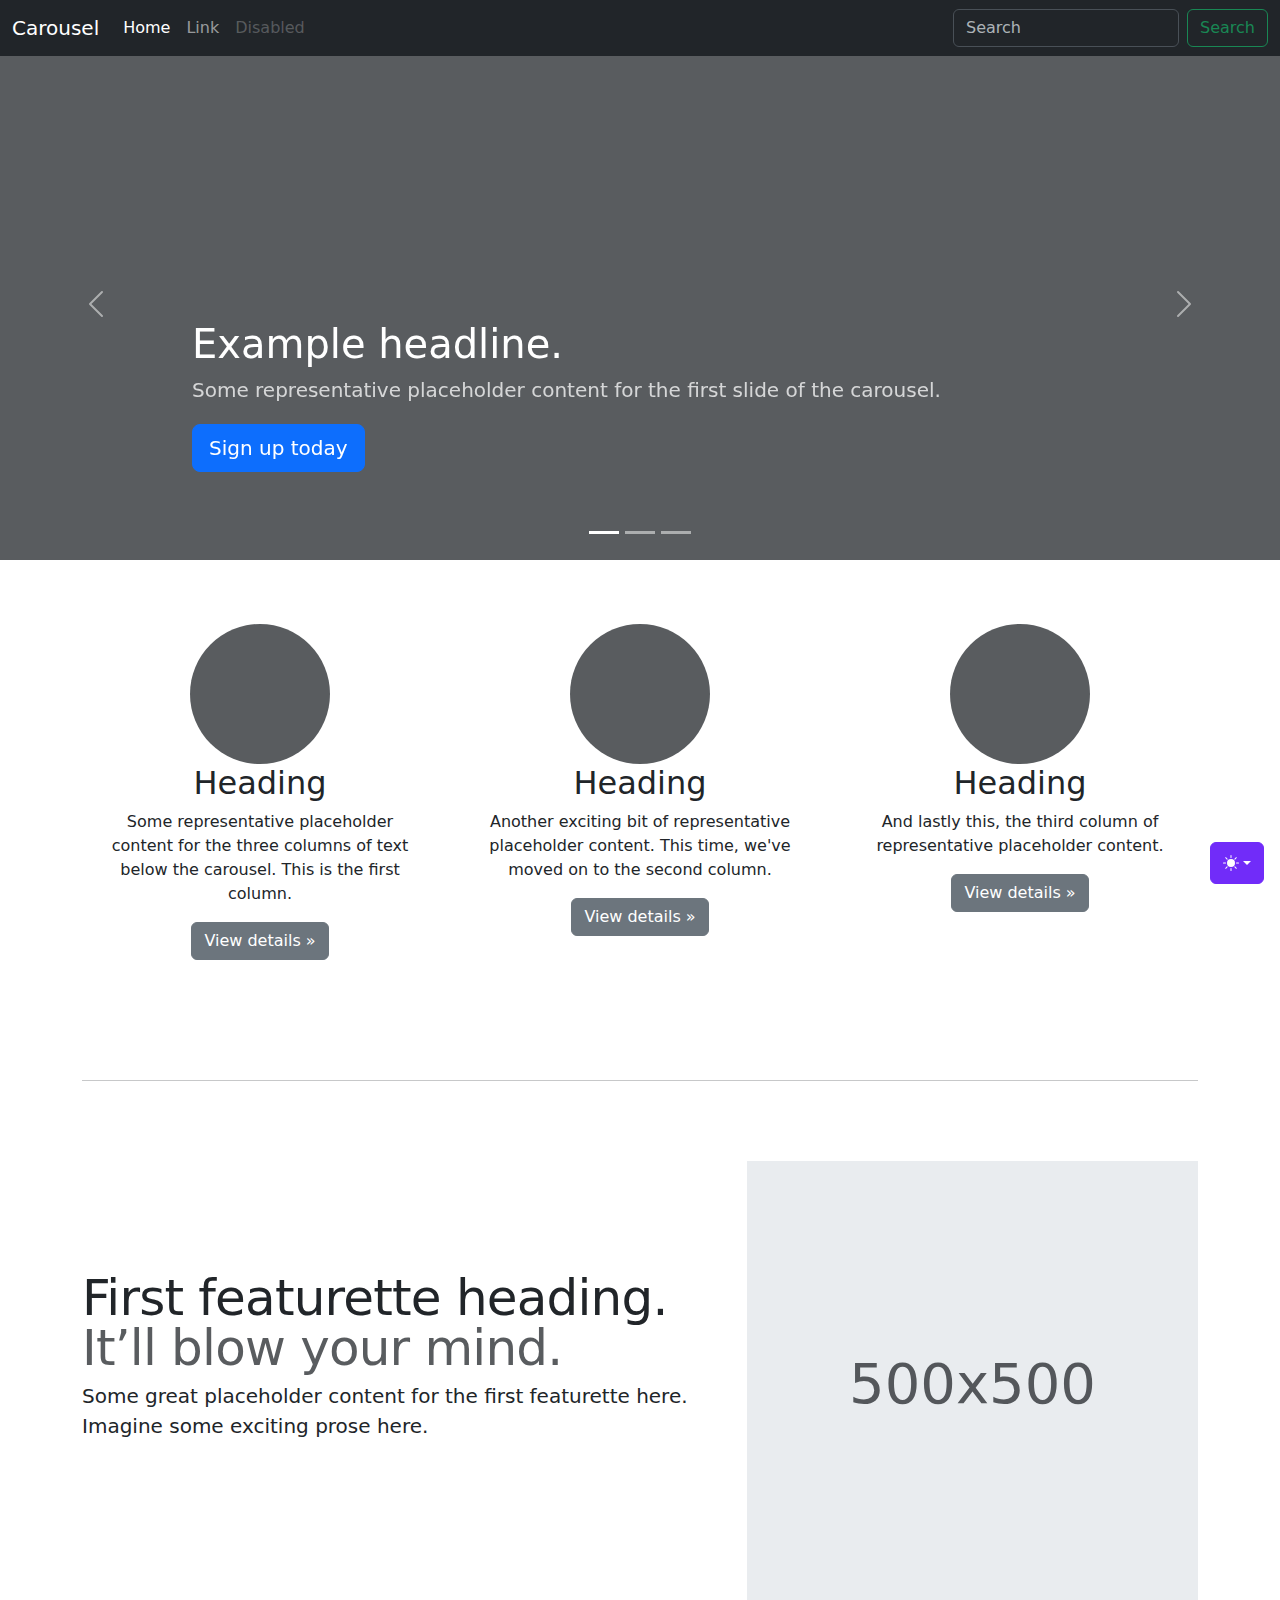
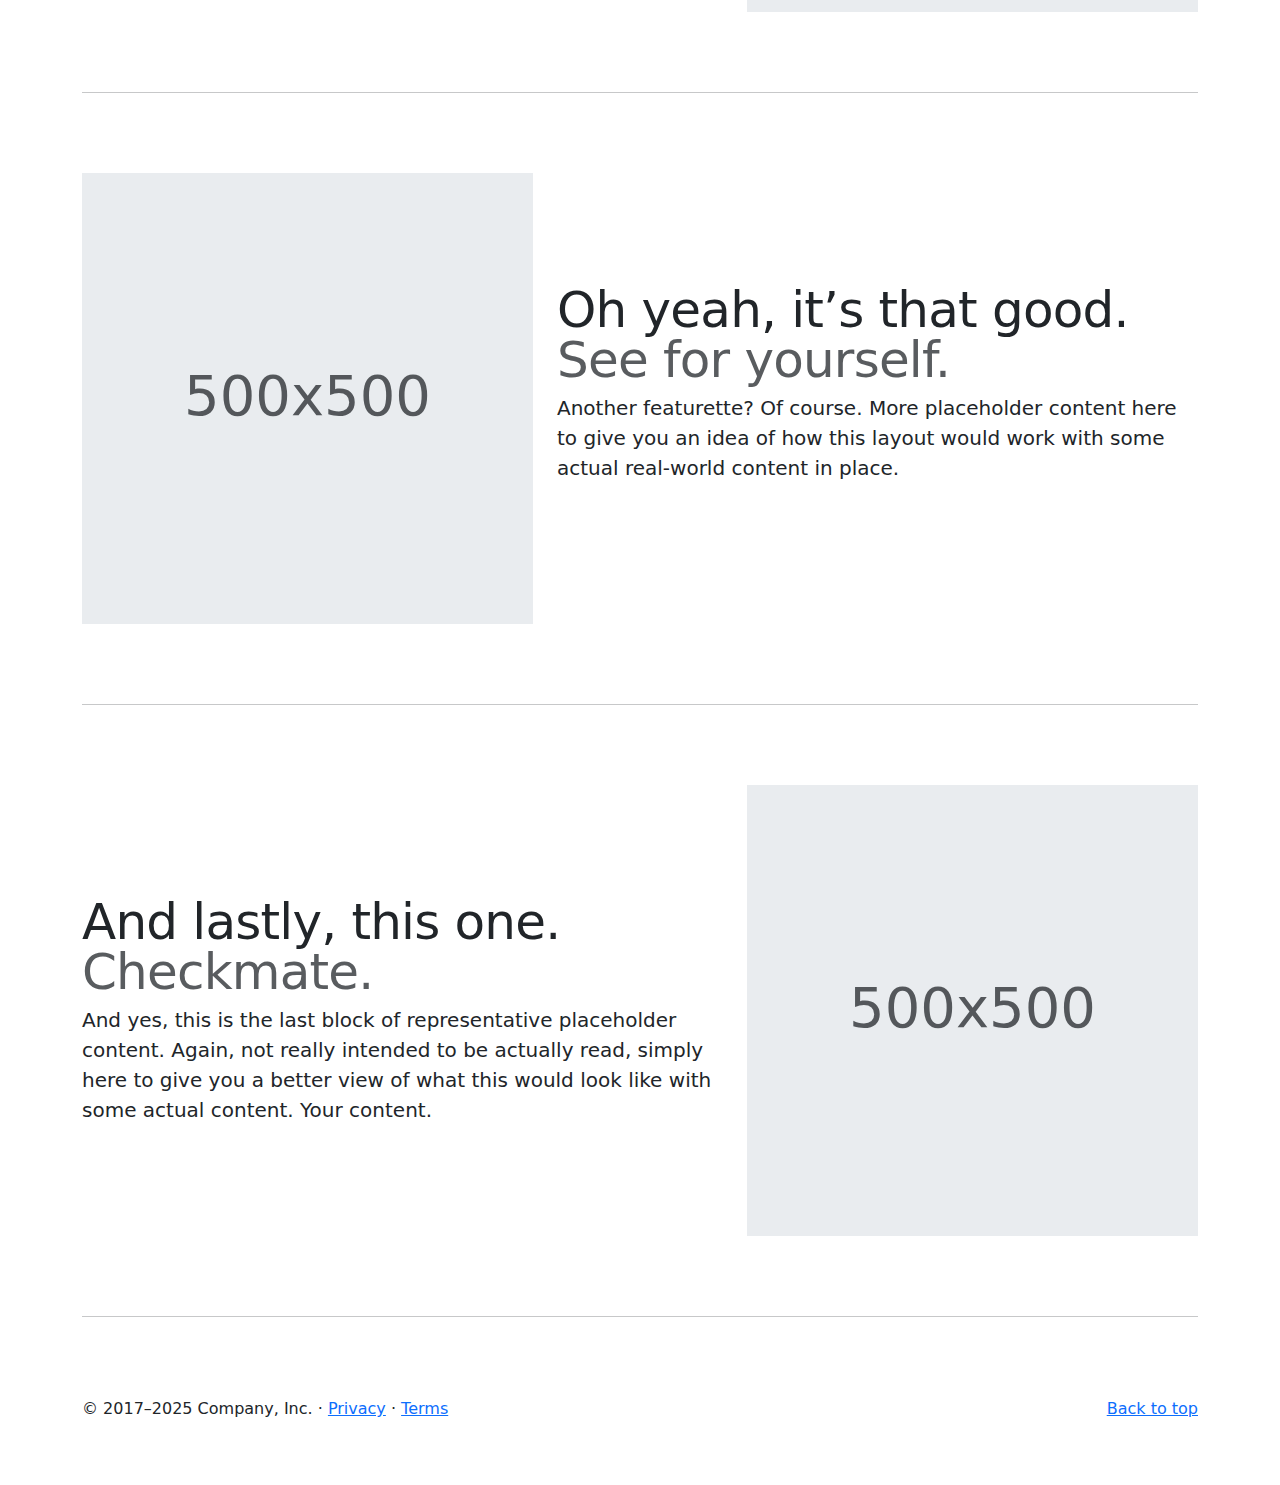
<file: bootstrap-5.3.8-examples/carousel/index.html>
<!doctype html>
<html lang="en" data-bs-theme="auto">
  <head>
    <meta charset="utf-8" />
    <meta name="viewport" content="width=device-width, initial-scale=1" />
    <meta name="description" content="" />
    <meta
      name="author"
      content="Mark Otto, Jacob Thornton, and Bootstrap contributors"
    />
    <meta name="generator" content="Astro v5.13.2" />
    <title>Carousel Template · Bootstrap v5.3</title>
    <link
      rel="canonical"
      href="https://getbootstrap.com/docs/5.3/examples/carousel/"
    />
    <script src="../assets/js/color-modes.js"></script>
    <link href="../assets/dist/css/bootstrap.min.css" rel="stylesheet" />
    <meta name="theme-color" content="#712cf9" />
    <link href="carousel.css" rel="stylesheet" />
    <style>
      .bd-placeholder-img {
        font-size: 1.125rem;
        text-anchor: middle;
        -webkit-user-select: none;
        -moz-user-select: none;
        user-select: none;
      }
      @media (min-width: 768px) {
        .bd-placeholder-img-lg {
          font-size: 3.5rem;
        }
      }
      .b-example-divider {
        width: 100%;
        height: 3rem;
        background-color: #0000001a;
        border: solid rgba(0, 0, 0, 0.15);
        border-width: 1px 0;
        box-shadow:
          inset 0 0.5em 1.5em #0000001a,
          inset 0 0.125em 0.5em #00000026;
      }
      .b-example-vr {
        flex-shrink: 0;
        width: 1.5rem;
        height: 100vh;
      }
      .bi {
        vertical-align: -0.125em;
        fill: currentColor;
      }
      .nav-scroller {
        position: relative;
        z-index: 2;
        height: 2.75rem;
        overflow-y: hidden;
      }
      .nav-scroller .nav {
        display: flex;
        flex-wrap: nowrap;
        padding-bottom: 1rem;
        margin-top: -1px;
        overflow-x: auto;
        text-align: center;
        white-space: nowrap;
        -webkit-overflow-scrolling: touch;
      }
      .btn-bd-primary {
        --bd-violet-bg: #712cf9;
        --bd-violet-rgb: 112.520718, 44.062154, 249.437846;
        --bs-btn-font-weight: 600;
        --bs-btn-color: var(--bs-white);
        --bs-btn-bg: var(--bd-violet-bg);
        --bs-btn-border-color: var(--bd-violet-bg);
        --bs-btn-hover-color: var(--bs-white);
        --bs-btn-hover-bg: #6528e0;
        --bs-btn-hover-border-color: #6528e0;
        --bs-btn-focus-shadow-rgb: var(--bd-violet-rgb);
        --bs-btn-active-color: var(--bs-btn-hover-color);
        --bs-btn-active-bg: #5a23c8;
        --bs-btn-active-border-color: #5a23c8;
      }
      .bd-mode-toggle {
        z-index: 1500;
      }
      .bd-mode-toggle .bi {
        width: 1em;
        height: 1em;
      }
      .bd-mode-toggle .dropdown-menu .active .bi {
        display: block !important;
      }
    </style>
  </head>
  <body>
    <svg xmlns="http://www.w3.org/2000/svg" class="d-none">
      <symbol id="check2" viewBox="0 0 16 16">
        <path
          d="M13.854 3.646a.5.5 0 0 1 0 .708l-7 7a.5.5 0 0 1-.708 0l-3.5-3.5a.5.5 0 1 1 .708-.708L6.5 10.293l6.646-6.647a.5.5 0 0 1 .708 0z"
        ></path>
      </symbol>
      <symbol id="circle-half" viewBox="0 0 16 16">
        <path
          d="M8 15A7 7 0 1 0 8 1v14zm0 1A8 8 0 1 1 8 0a8 8 0 0 1 0 16z"
        ></path>
      </symbol>
      <symbol id="moon-stars-fill" viewBox="0 0 16 16">
        <path
          d="M6 .278a.768.768 0 0 1 .08.858 7.208 7.208 0 0 0-.878 3.46c0 4.021 3.278 7.277 7.318 7.277.527 0 1.04-.055 1.533-.16a.787.787 0 0 1 .81.316.733.733 0 0 1-.031.893A8.349 8.349 0 0 1 8.344 16C3.734 16 0 12.286 0 7.71 0 4.266 2.114 1.312 5.124.06A.752.752 0 0 1 6 .278z"
        ></path>
        <path
          d="M10.794 3.148a.217.217 0 0 1 .412 0l.387 1.162c.173.518.579.924 1.097 1.097l1.162.387a.217.217 0 0 1 0 .412l-1.162.387a1.734 1.734 0 0 0-1.097 1.097l-.387 1.162a.217.217 0 0 1-.412 0l-.387-1.162A1.734 1.734 0 0 0 9.31 6.593l-1.162-.387a.217.217 0 0 1 0-.412l1.162-.387a1.734 1.734 0 0 0 1.097-1.097l.387-1.162zM13.863.099a.145.145 0 0 1 .274 0l.258.774c.115.346.386.617.732.732l.774.258a.145.145 0 0 1 0 .274l-.774.258a1.156 1.156 0 0 0-.732.732l-.258.774a.145.145 0 0 1-.274 0l-.258-.774a1.156 1.156 0 0 0-.732-.732l-.774-.258a.145.145 0 0 1 0-.274l.774-.258c.346-.115.617-.386.732-.732L13.863.1z"
        ></path>
      </symbol>
      <symbol id="sun-fill" viewBox="0 0 16 16">
        <path
          d="M8 12a4 4 0 1 0 0-8 4 4 0 0 0 0 8zM8 0a.5.5 0 0 1 .5.5v2a.5.5 0 0 1-1 0v-2A.5.5 0 0 1 8 0zm0 13a.5.5 0 0 1 .5.5v2a.5.5 0 0 1-1 0v-2A.5.5 0 0 1 8 13zm8-5a.5.5 0 0 1-.5.5h-2a.5.5 0 0 1 0-1h2a.5.5 0 0 1 .5.5zM3 8a.5.5 0 0 1-.5.5h-2a.5.5 0 0 1 0-1h2A.5.5 0 0 1 3 8zm10.657-5.657a.5.5 0 0 1 0 .707l-1.414 1.415a.5.5 0 1 1-.707-.708l1.414-1.414a.5.5 0 0 1 .707 0zm-9.193 9.193a.5.5 0 0 1 0 .707L3.05 13.657a.5.5 0 0 1-.707-.707l1.414-1.414a.5.5 0 0 1 .707 0zm9.193 2.121a.5.5 0 0 1-.707 0l-1.414-1.414a.5.5 0 0 1 .707-.707l1.414 1.414a.5.5 0 0 1 0 .707zM4.464 4.465a.5.5 0 0 1-.707 0L2.343 3.05a.5.5 0 1 1 .707-.707l1.414 1.414a.5.5 0 0 1 0 .708z"
        ></path>
      </symbol>
    </svg>
    <div
      class="dropdown position-fixed bottom-0 end-0 mb-3 me-3 bd-mode-toggle"
    >
      <button
        class="btn btn-bd-primary py-2 dropdown-toggle d-flex align-items-center"
        id="bd-theme"
        type="button"
        aria-expanded="false"
        data-bs-toggle="dropdown"
        aria-label="Toggle theme (auto)"
      >
        <svg class="bi my-1 theme-icon-active" aria-hidden="true">
          <use href="#circle-half"></use>
        </svg>
        <span class="visually-hidden" id="bd-theme-text">Toggle theme</span>
      </button>
      <ul
        class="dropdown-menu dropdown-menu-end shadow"
        aria-labelledby="bd-theme-text"
      >
        <li>
          <button
            type="button"
            class="dropdown-item d-flex align-items-center"
            data-bs-theme-value="light"
            aria-pressed="false"
          >
            <svg class="bi me-2 opacity-50" aria-hidden="true">
              <use href="#sun-fill"></use>
            </svg>
            Light
            <svg class="bi ms-auto d-none" aria-hidden="true">
              <use href="#check2"></use>
            </svg>
          </button>
        </li>
        <li>
          <button
            type="button"
            class="dropdown-item d-flex align-items-center"
            data-bs-theme-value="dark"
            aria-pressed="false"
          >
            <svg class="bi me-2 opacity-50" aria-hidden="true">
              <use href="#moon-stars-fill"></use>
            </svg>
            Dark
            <svg class="bi ms-auto d-none" aria-hidden="true">
              <use href="#check2"></use>
            </svg>
          </button>
        </li>
        <li>
          <button
            type="button"
            class="dropdown-item d-flex align-items-center active"
            data-bs-theme-value="auto"
            aria-pressed="true"
          >
            <svg class="bi me-2 opacity-50" aria-hidden="true">
              <use href="#circle-half"></use>
            </svg>
            Auto
            <svg class="bi ms-auto d-none" aria-hidden="true">
              <use href="#check2"></use>
            </svg>
          </button>
        </li>
      </ul>
    </div>
    <header data-bs-theme="dark">
      <nav class="navbar navbar-expand-md navbar-dark fixed-top bg-dark">
        <div class="container-fluid">
          <a class="navbar-brand" href="#">Carousel</a>
          <button
            class="navbar-toggler"
            type="button"
            data-bs-toggle="collapse"
            data-bs-target="#navbarCollapse"
            aria-controls="navbarCollapse"
            aria-expanded="false"
            aria-label="Toggle navigation"
          >
            <span class="navbar-toggler-icon"></span>
          </button>
          <div class="collapse navbar-collapse" id="navbarCollapse">
            <ul class="navbar-nav me-auto mb-2 mb-md-0">
              <li class="nav-item">
                <a class="nav-link active" aria-current="page" href="#">Home</a>
              </li>
              <li class="nav-item"><a class="nav-link" href="#">Link</a></li>
              <li class="nav-item">
                <a class="nav-link disabled" aria-disabled="true">Disabled</a>
              </li>
            </ul>
            <form class="d-flex" role="search">
              <input
                class="form-control me-2"
                type="search"
                placeholder="Search"
                aria-label="Search"
              />
              <button class="btn btn-outline-success" type="submit">
                Search
              </button>
            </form>
          </div>
        </div>
      </nav>
    </header>
    <main>
      <div id="myCarousel" class="carousel slide mb-6" data-bs-ride="carousel">
        <div class="carousel-indicators">
          <button
            type="button"
            data-bs-target="#myCarousel"
            data-bs-slide-to="0"
            class="active"
            aria-current="true"
            aria-label="Slide 1"
          ></button>
          <button
            type="button"
            data-bs-target="#myCarousel"
            data-bs-slide-to="1"
            aria-label="Slide 2"
          ></button>
          <button
            type="button"
            data-bs-target="#myCarousel"
            data-bs-slide-to="2"
            aria-label="Slide 3"
          ></button>
        </div>
        <div class="carousel-inner">
          <div class="carousel-item active">
            <svg
              aria-hidden="true"
              class="bd-placeholder-img"
              height="100%"
              preserveAspectRatio="xMidYMid slice"
              width="100%"
              xmlns="http://www.w3.org/2000/svg"
            >
              <rect
                width="100%"
                height="100%"
                fill="var(--bs-secondary-color)"
              ></rect>
            </svg>
            <div class="container">
              <div class="carousel-caption text-start">
                <h1>Example headline.</h1>
                <p class="opacity-75">
                  Some representative placeholder content for the first slide of
                  the carousel.
                </p>
                <p>
                  <a class="btn btn-lg btn-primary" href="#">Sign up today</a>
                </p>
              </div>
            </div>
          </div>
          <div class="carousel-item">
            <svg
              aria-hidden="true"
              class="bd-placeholder-img"
              height="100%"
              preserveAspectRatio="xMidYMid slice"
              width="100%"
              xmlns="http://www.w3.org/2000/svg"
            >
              <rect
                width="100%"
                height="100%"
                fill="var(--bs-secondary-color)"
              ></rect>
            </svg>
            <div class="container">
              <div class="carousel-caption">
                <h1>Another example headline.</h1>
                <p>
                  Some representative placeholder content for the second slide
                  of the carousel.
                </p>
                <p><a class="btn btn-lg btn-primary" href="#">Learn more</a></p>
              </div>
            </div>
          </div>
          <div class="carousel-item">
            <svg
              aria-hidden="true"
              class="bd-placeholder-img"
              height="100%"
              preserveAspectRatio="xMidYMid slice"
              width="100%"
              xmlns="http://www.w3.org/2000/svg"
            >
              <rect
                width="100%"
                height="100%"
                fill="var(--bs-secondary-color)"
              ></rect>
            </svg>
            <div class="container">
              <div class="carousel-caption text-end">
                <h1>One more for good measure.</h1>
                <p>
                  Some representative placeholder content for the third slide of
                  this carousel.
                </p>
                <p>
                  <a class="btn btn-lg btn-primary" href="#">Browse gallery</a>
                </p>
              </div>
            </div>
          </div>
        </div>
        <button
          class="carousel-control-prev"
          type="button"
          data-bs-target="#myCarousel"
          data-bs-slide="prev"
        >
          <span class="carousel-control-prev-icon" aria-hidden="true"></span>
          <span class="visually-hidden">Previous</span>
        </button>
        <button
          class="carousel-control-next"
          type="button"
          data-bs-target="#myCarousel"
          data-bs-slide="next"
        >
          <span class="carousel-control-next-icon" aria-hidden="true"></span>
          <span class="visually-hidden">Next</span>
        </button>
      </div>
      <!-- Marketing messaging and featurettes
  ================================================== -->
      <!-- Wrap the rest of the page in another container to center all the content. -->
      <div class="container marketing">
        <!-- Three columns of text below the carousel -->
        <div class="row">
          <div class="col-lg-4">
            <svg
              aria-label="Placeholder"
              class="bd-placeholder-img rounded-circle"
              height="140"
              preserveAspectRatio="xMidYMid slice"
              role="img"
              width="140"
              xmlns="http://www.w3.org/2000/svg"
            >
              <title>Placeholder</title>
              <rect
                width="100%"
                height="100%"
                fill="var(--bs-secondary-color)"
              ></rect>
            </svg>
            <h2 class="fw-normal">Heading</h2>
            <p>
              Some representative placeholder content for the three columns of
              text below the carousel. This is the first column.
            </p>
            <p>
              <a class="btn btn-secondary" href="#">View details &raquo;</a>
            </p>
          </div>
          <!-- /.col-lg-4 -->
          <div class="col-lg-4">
            <svg
              aria-label="Placeholder"
              class="bd-placeholder-img rounded-circle"
              height="140"
              preserveAspectRatio="xMidYMid slice"
              role="img"
              width="140"
              xmlns="http://www.w3.org/2000/svg"
            >
              <title>Placeholder</title>
              <rect
                width="100%"
                height="100%"
                fill="var(--bs-secondary-color)"
              ></rect>
            </svg>
            <h2 class="fw-normal">Heading</h2>
            <p>
              Another exciting bit of representative placeholder content. This
              time, we've moved on to the second column.
            </p>
            <p>
              <a class="btn btn-secondary" href="#">View details &raquo;</a>
            </p>
          </div>
          <!-- /.col-lg-4 -->
          <div class="col-lg-4">
            <svg
              aria-label="Placeholder"
              class="bd-placeholder-img rounded-circle"
              height="140"
              preserveAspectRatio="xMidYMid slice"
              role="img"
              width="140"
              xmlns="http://www.w3.org/2000/svg"
            >
              <title>Placeholder</title>
              <rect
                width="100%"
                height="100%"
                fill="var(--bs-secondary-color)"
              ></rect>
            </svg>
            <h2 class="fw-normal">Heading</h2>
            <p>
              And lastly this, the third column of representative placeholder
              content.
            </p>
            <p>
              <a class="btn btn-secondary" href="#">View details &raquo;</a>
            </p>
          </div>
          <!-- /.col-lg-4 -->
        </div>
        <!-- /.row -->
        <!-- START THE FEATURETTES -->
        <hr class="featurette-divider" />
        <div class="row featurette">
          <div class="col-md-7">
            <h2 class="featurette-heading fw-normal lh-1">
              First featurette heading.
              <span class="text-body-secondary">It’ll blow your mind.</span>
            </h2>
            <p class="lead">
              Some great placeholder content for the first featurette here.
              Imagine some exciting prose here.
            </p>
          </div>
          <div class="col-md-5">
            <svg
              aria-label="Placeholder: 500x500"
              class="bd-placeholder-img bd-placeholder-img-lg featurette-image img-fluid mx-auto"
              height="500"
              preserveAspectRatio="xMidYMid slice"
              role="img"
              width="500"
              xmlns="http://www.w3.org/2000/svg"
            >
              <title>Placeholder</title>
              <rect
                width="100%"
                height="100%"
                fill="var(--bs-secondary-bg)"
              ></rect>
              <text x="50%" y="50%" fill="var(--bs-secondary-color)" dy=".3em">
                500x500
              </text>
            </svg>
          </div>
        </div>
        <hr class="featurette-divider" />
        <div class="row featurette">
          <div class="col-md-7 order-md-2">
            <h2 class="featurette-heading fw-normal lh-1">
              Oh yeah, it’s that good.
              <span class="text-body-secondary">See for yourself.</span>
            </h2>
            <p class="lead">
              Another featurette? Of course. More placeholder content here to
              give you an idea of how this layout would work with some actual
              real-world content in place.
            </p>
          </div>
          <div class="col-md-5 order-md-1">
            <svg
              aria-label="Placeholder: 500x500"
              class="bd-placeholder-img bd-placeholder-img-lg featurette-image img-fluid mx-auto"
              height="500"
              preserveAspectRatio="xMidYMid slice"
              role="img"
              width="500"
              xmlns="http://www.w3.org/2000/svg"
            >
              <title>Placeholder</title>
              <rect
                width="100%"
                height="100%"
                fill="var(--bs-secondary-bg)"
              ></rect>
              <text x="50%" y="50%" fill="var(--bs-secondary-color)" dy=".3em">
                500x500
              </text>
            </svg>
          </div>
        </div>
        <hr class="featurette-divider" />
        <div class="row featurette">
          <div class="col-md-7">
            <h2 class="featurette-heading fw-normal lh-1">
              And lastly, this one.
              <span class="text-body-secondary">Checkmate.</span>
            </h2>
            <p class="lead">
              And yes, this is the last block of representative placeholder
              content. Again, not really intended to be actually read, simply
              here to give you a better view of what this would look like with
              some actual content. Your content.
            </p>
          </div>
          <div class="col-md-5">
            <svg
              aria-label="Placeholder: 500x500"
              class="bd-placeholder-img bd-placeholder-img-lg featurette-image img-fluid mx-auto"
              height="500"
              preserveAspectRatio="xMidYMid slice"
              role="img"
              width="500"
              xmlns="http://www.w3.org/2000/svg"
            >
              <title>Placeholder</title>
              <rect
                width="100%"
                height="100%"
                fill="var(--bs-secondary-bg)"
              ></rect>
              <text x="50%" y="50%" fill="var(--bs-secondary-color)" dy=".3em">
                500x500
              </text>
            </svg>
          </div>
        </div>
        <hr class="featurette-divider" />
        <!-- /END THE FEATURETTES -->
      </div>
      <!-- /.container -->
      <!-- FOOTER -->
      <footer class="container">
        <p class="float-end"><a href="#">Back to top</a></p>
        <p>
          &copy; 2017–2025 Company, Inc. &middot;
          <a href="#">Privacy</a> &middot; <a href="#">Terms</a>
        </p>
      </footer>
    </main>
    <script
      src="../assets/dist/js/bootstrap.bundle.min.js"
      class="astro-vvvwv3sm"
    ></script>
  </body>
</html>
</file>
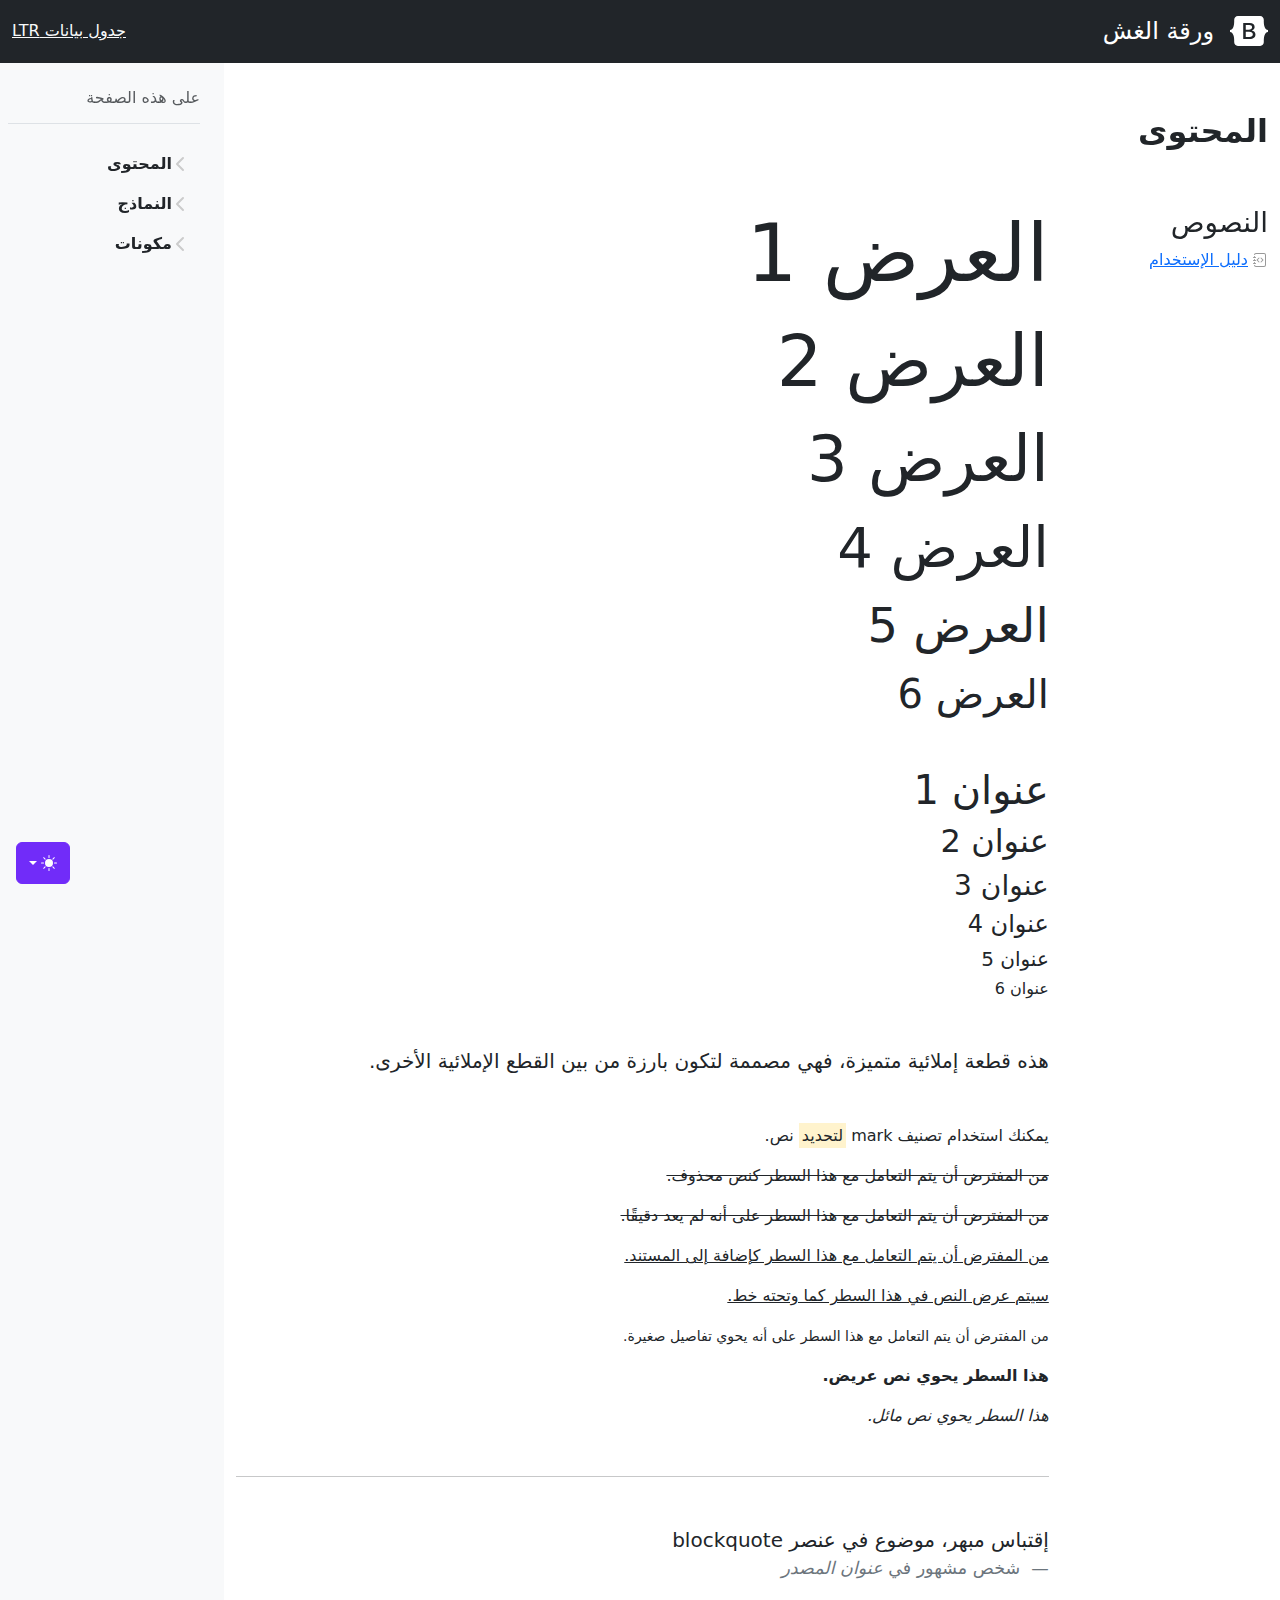
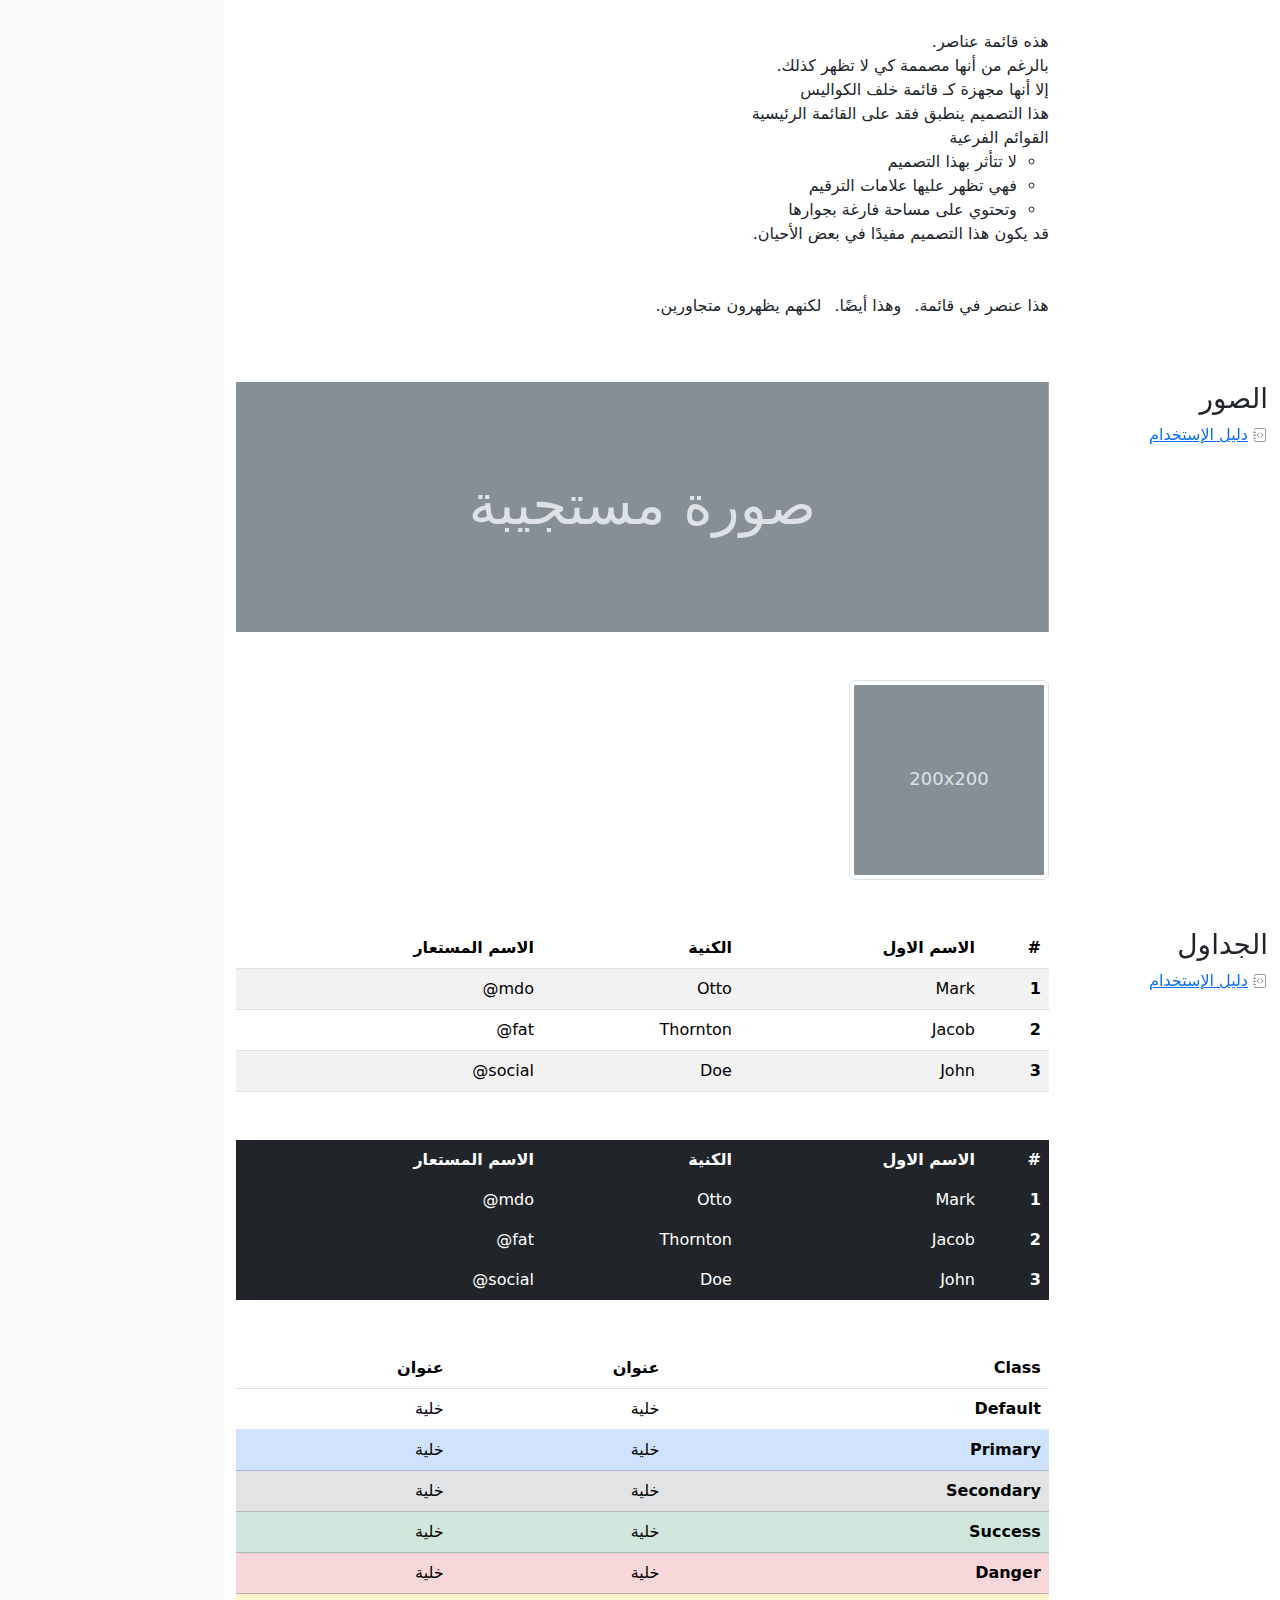
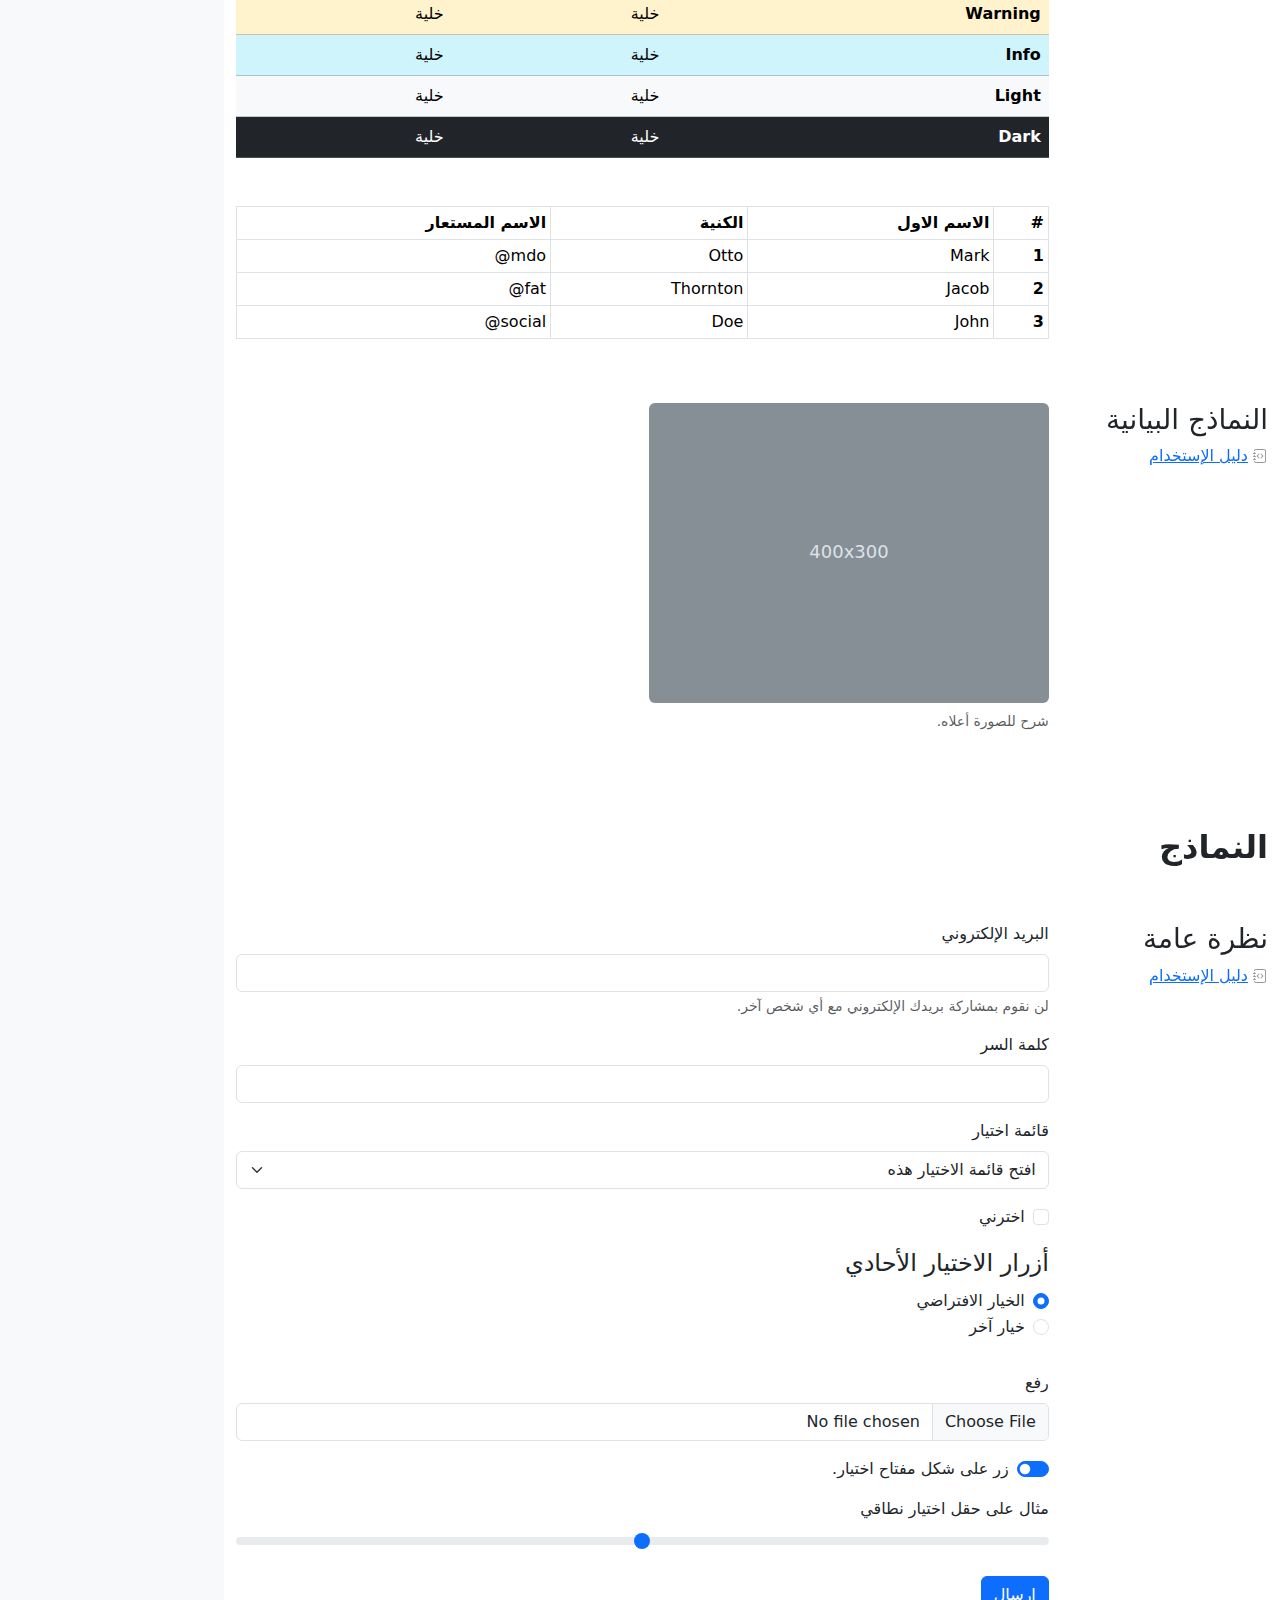
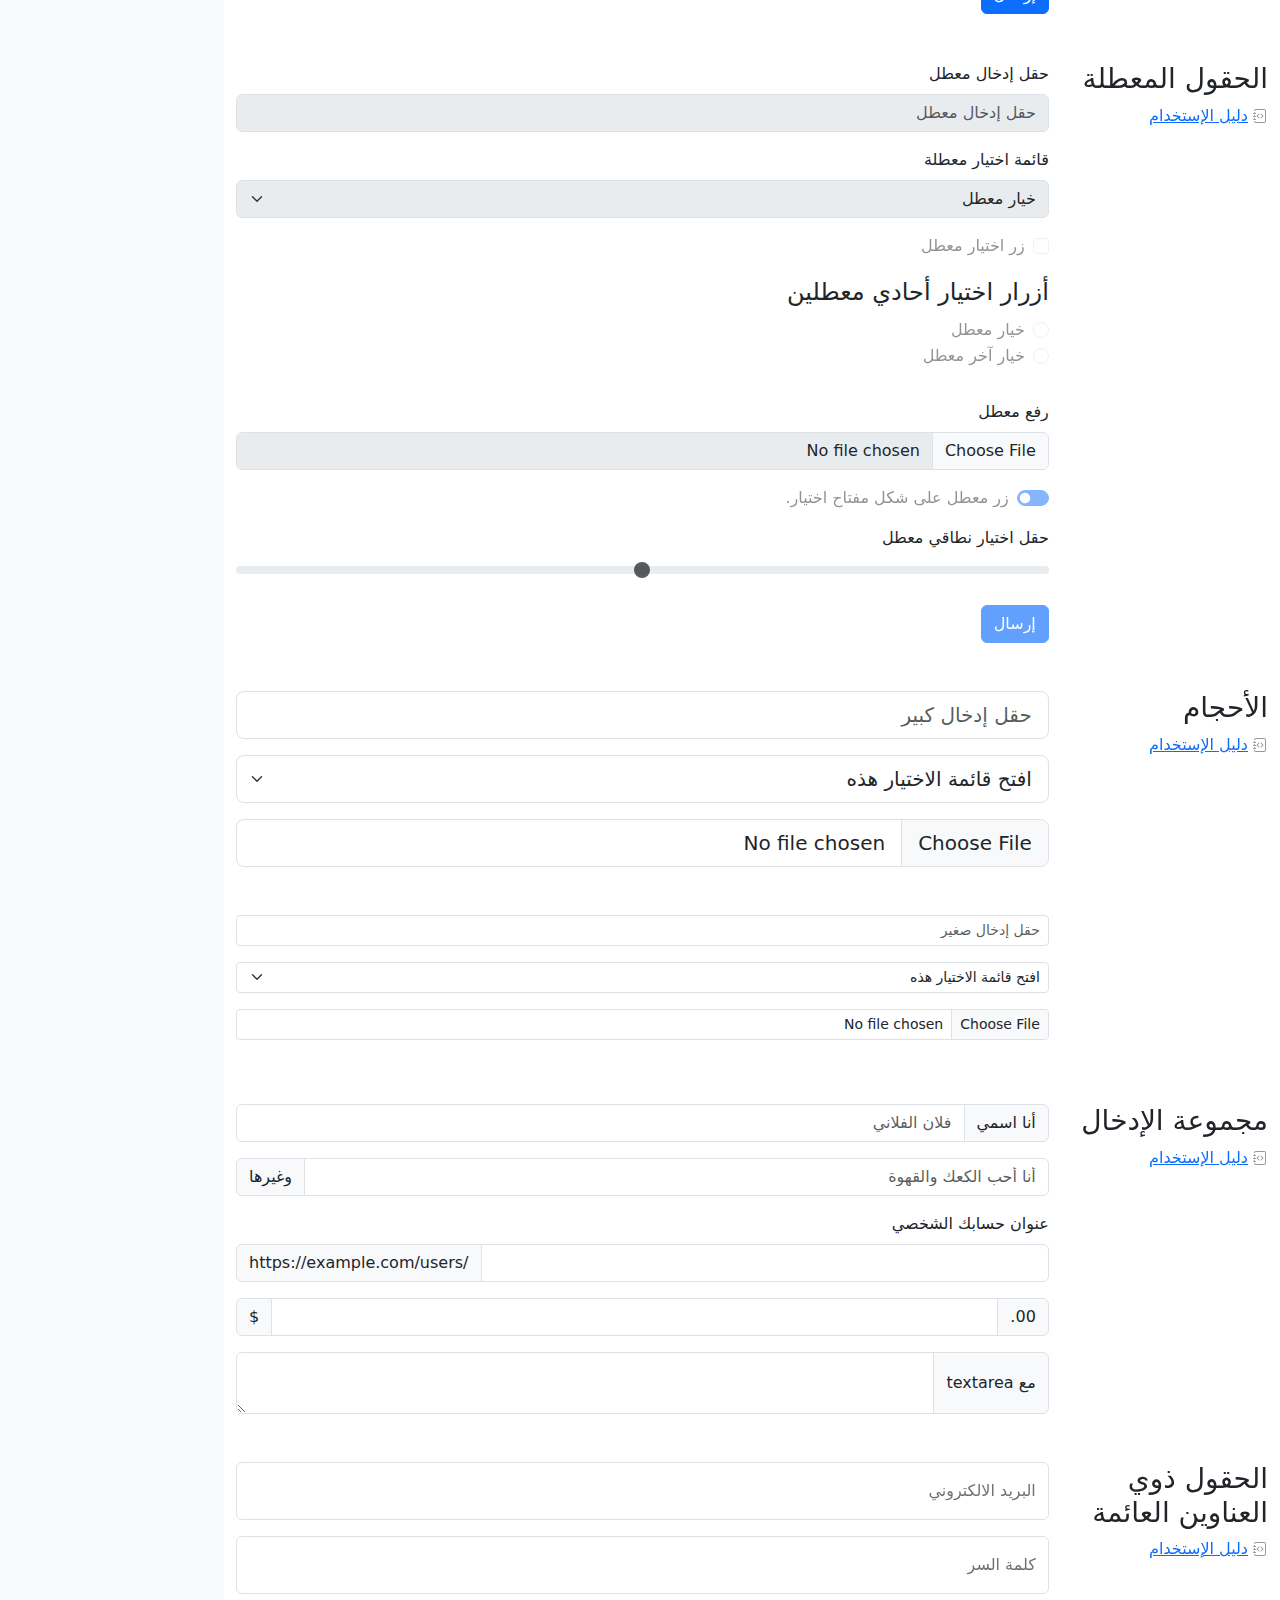
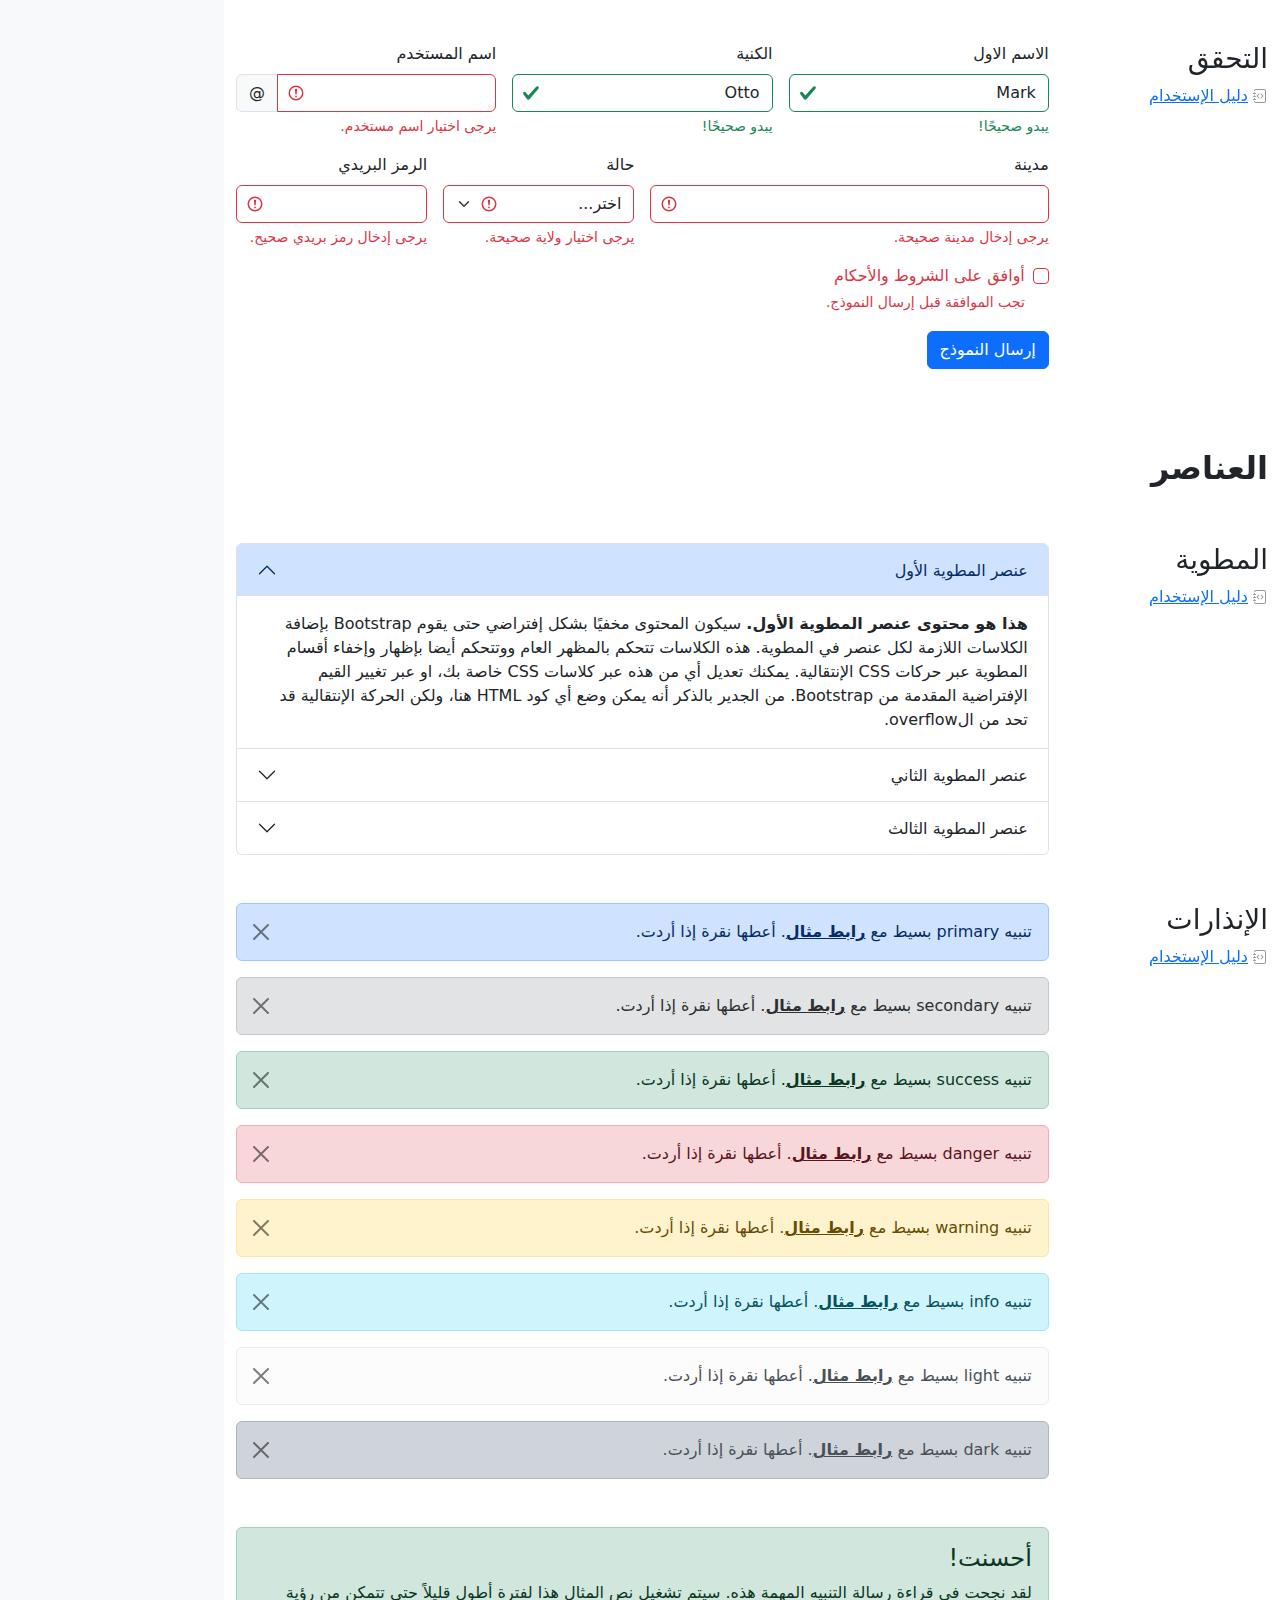
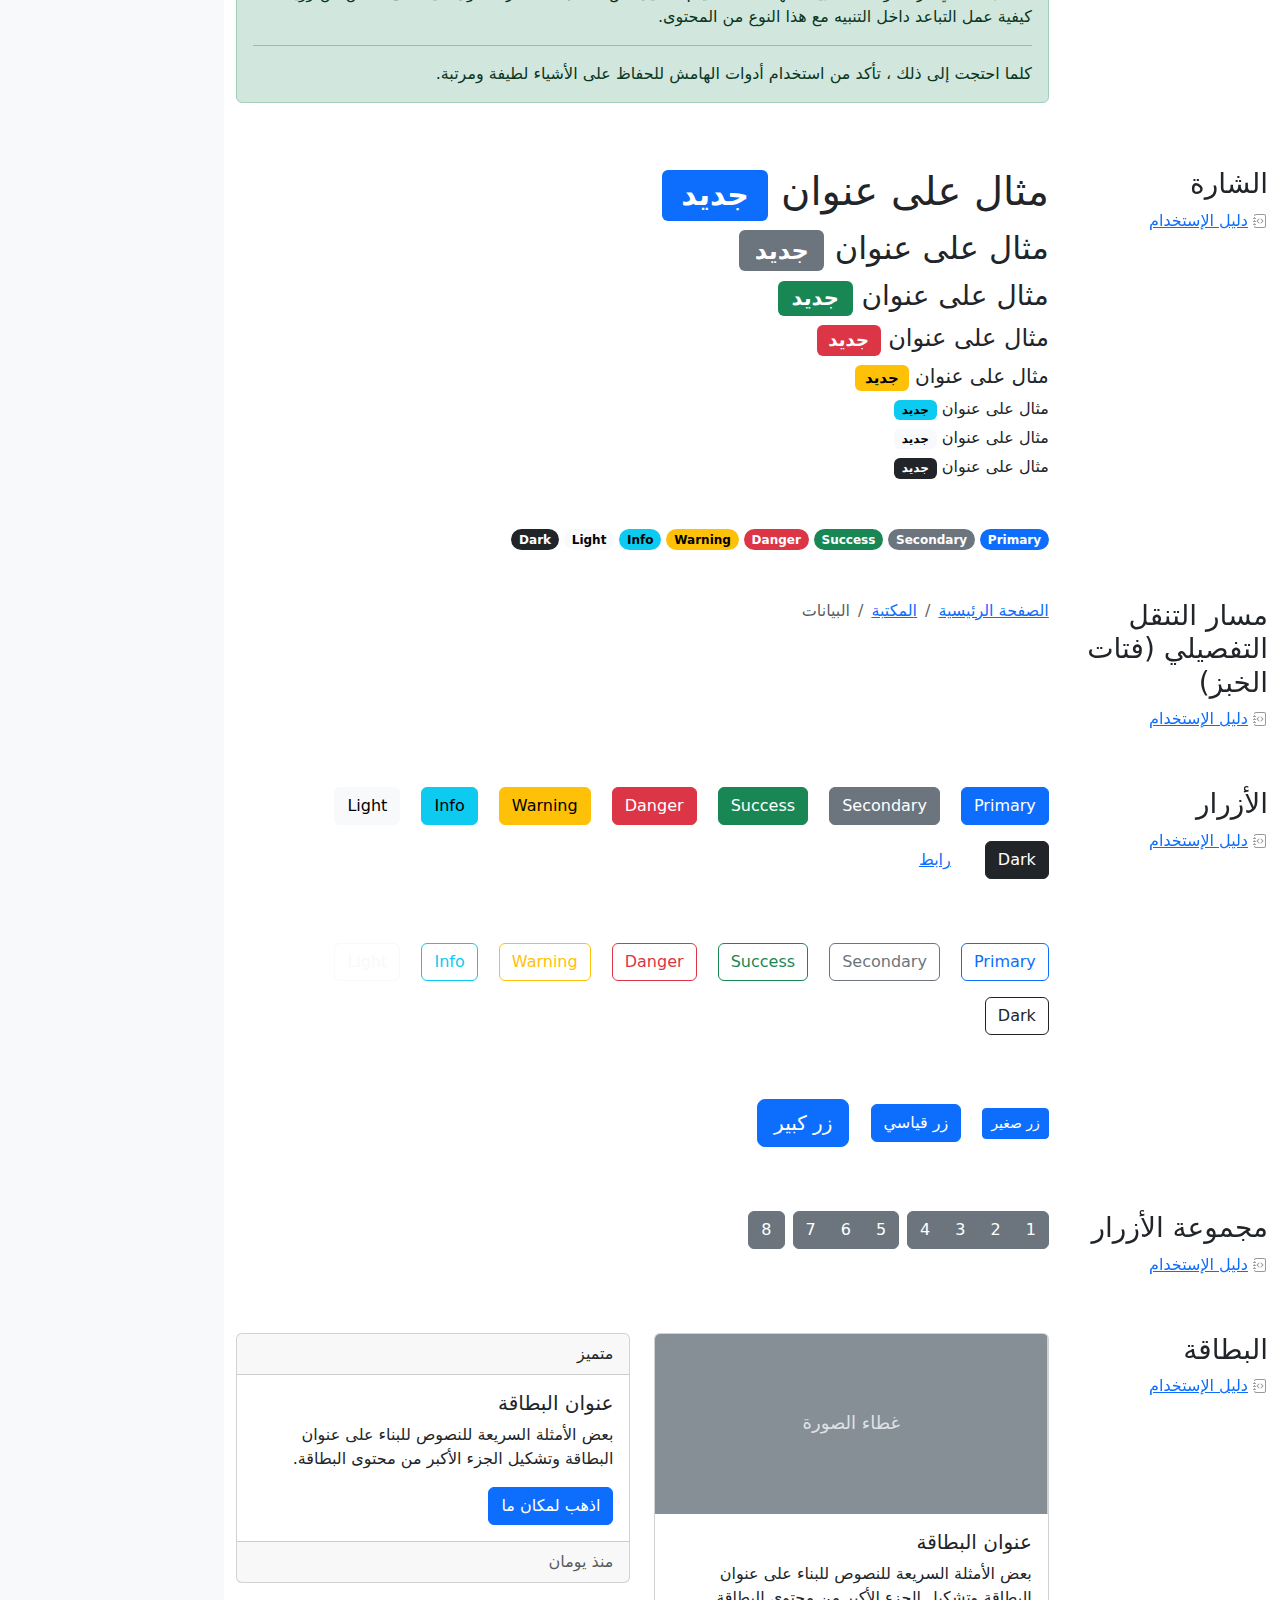
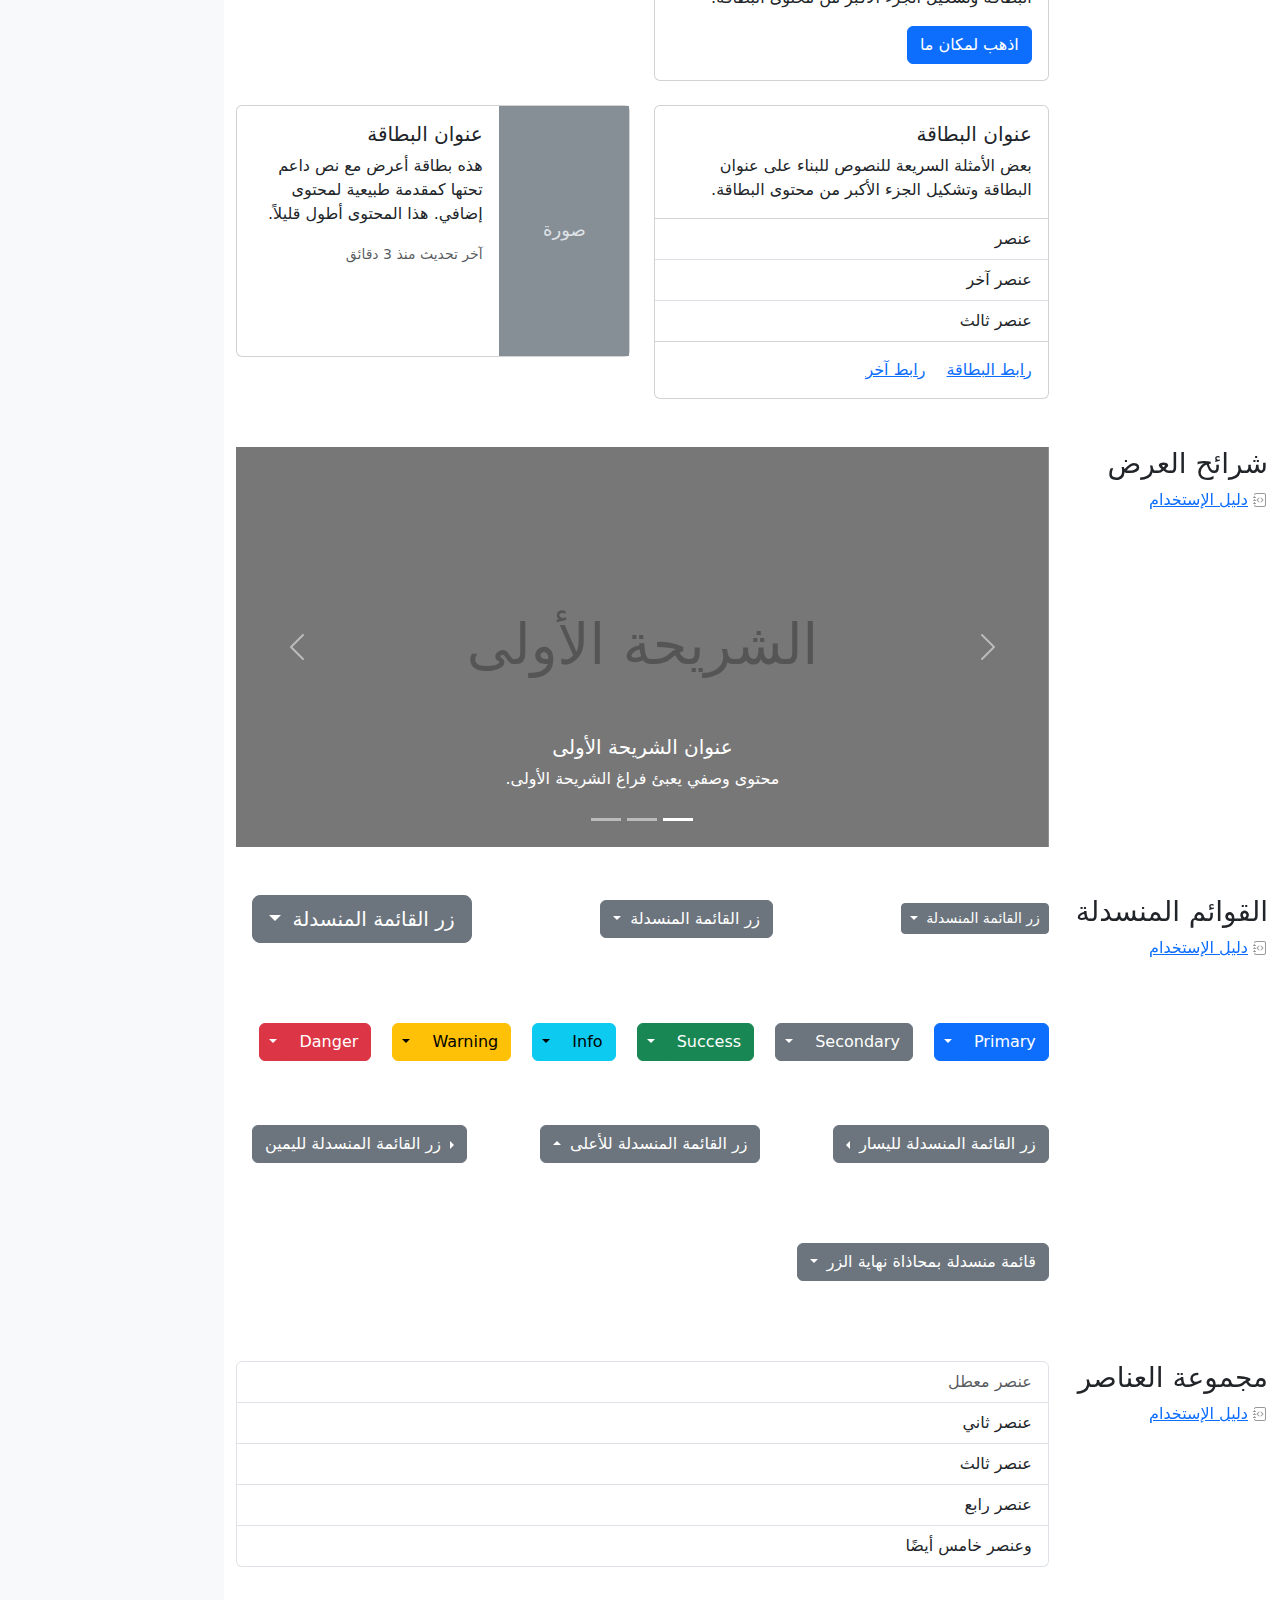
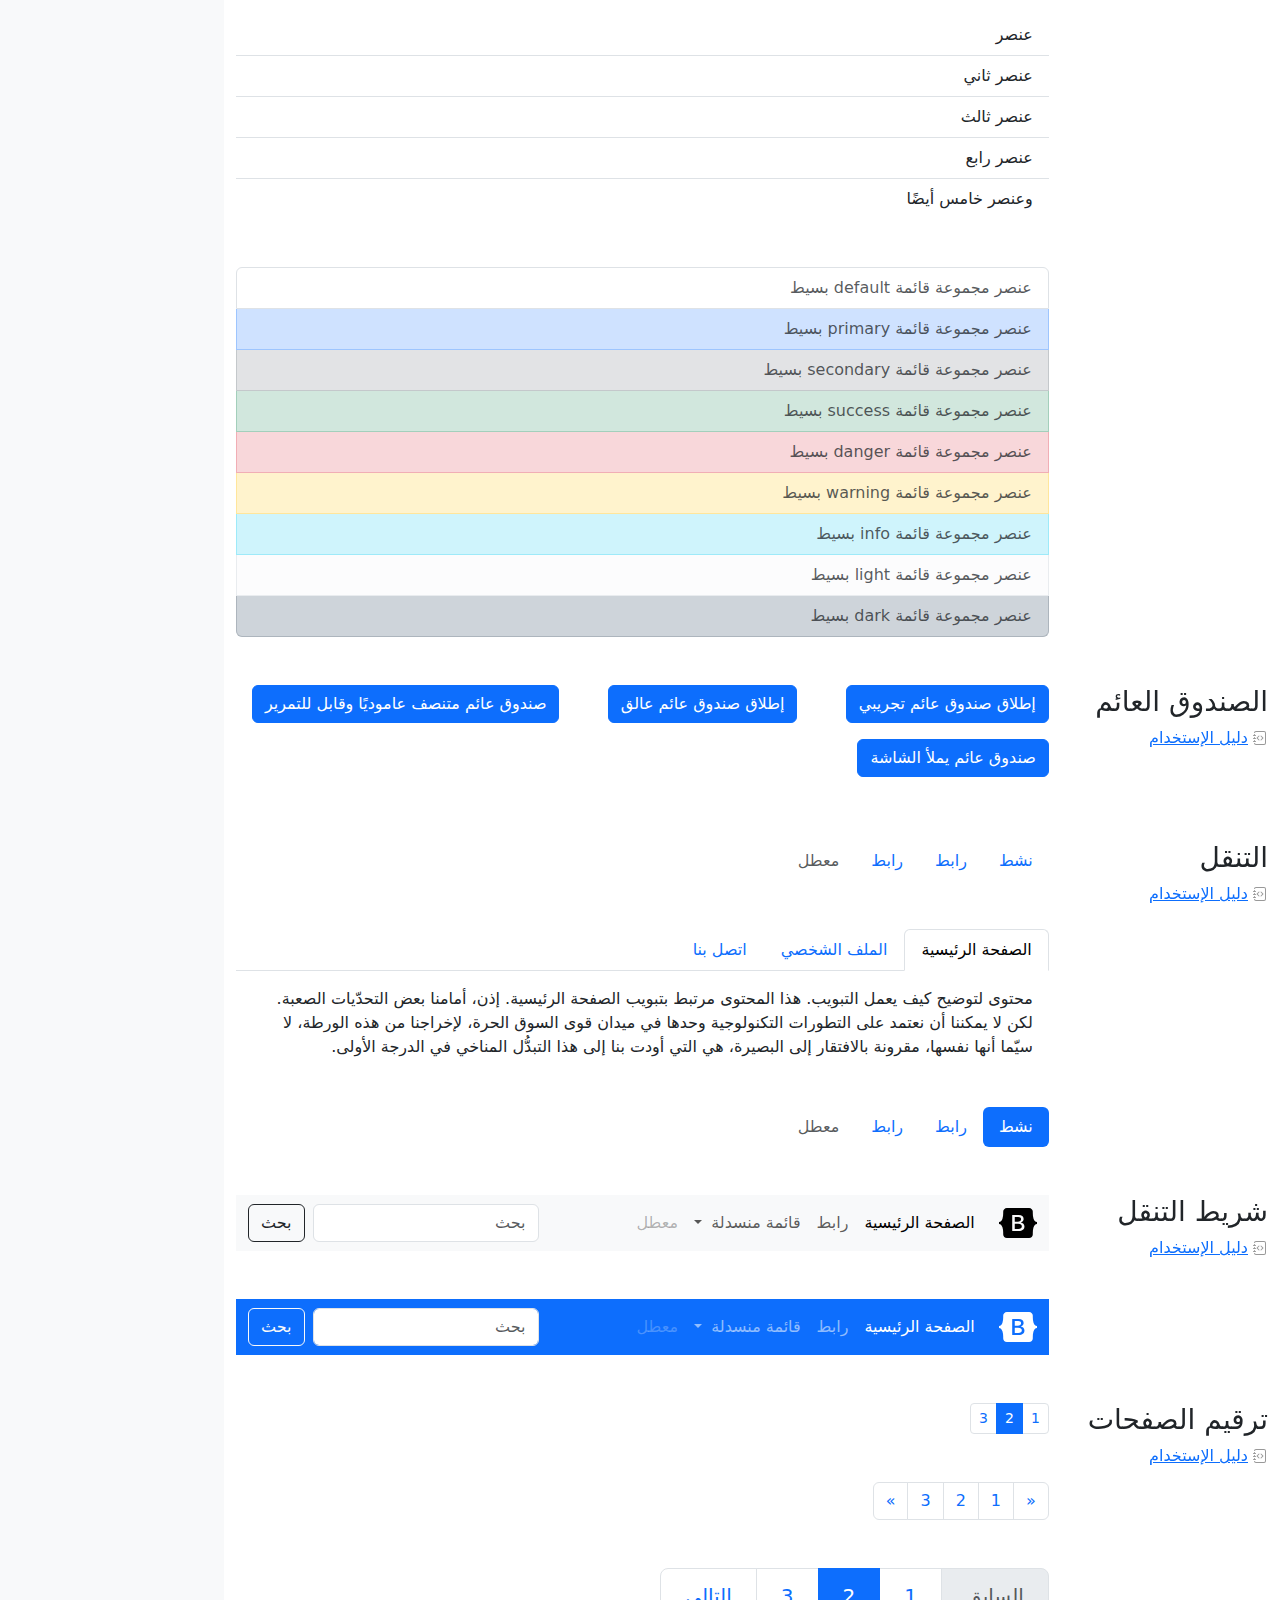
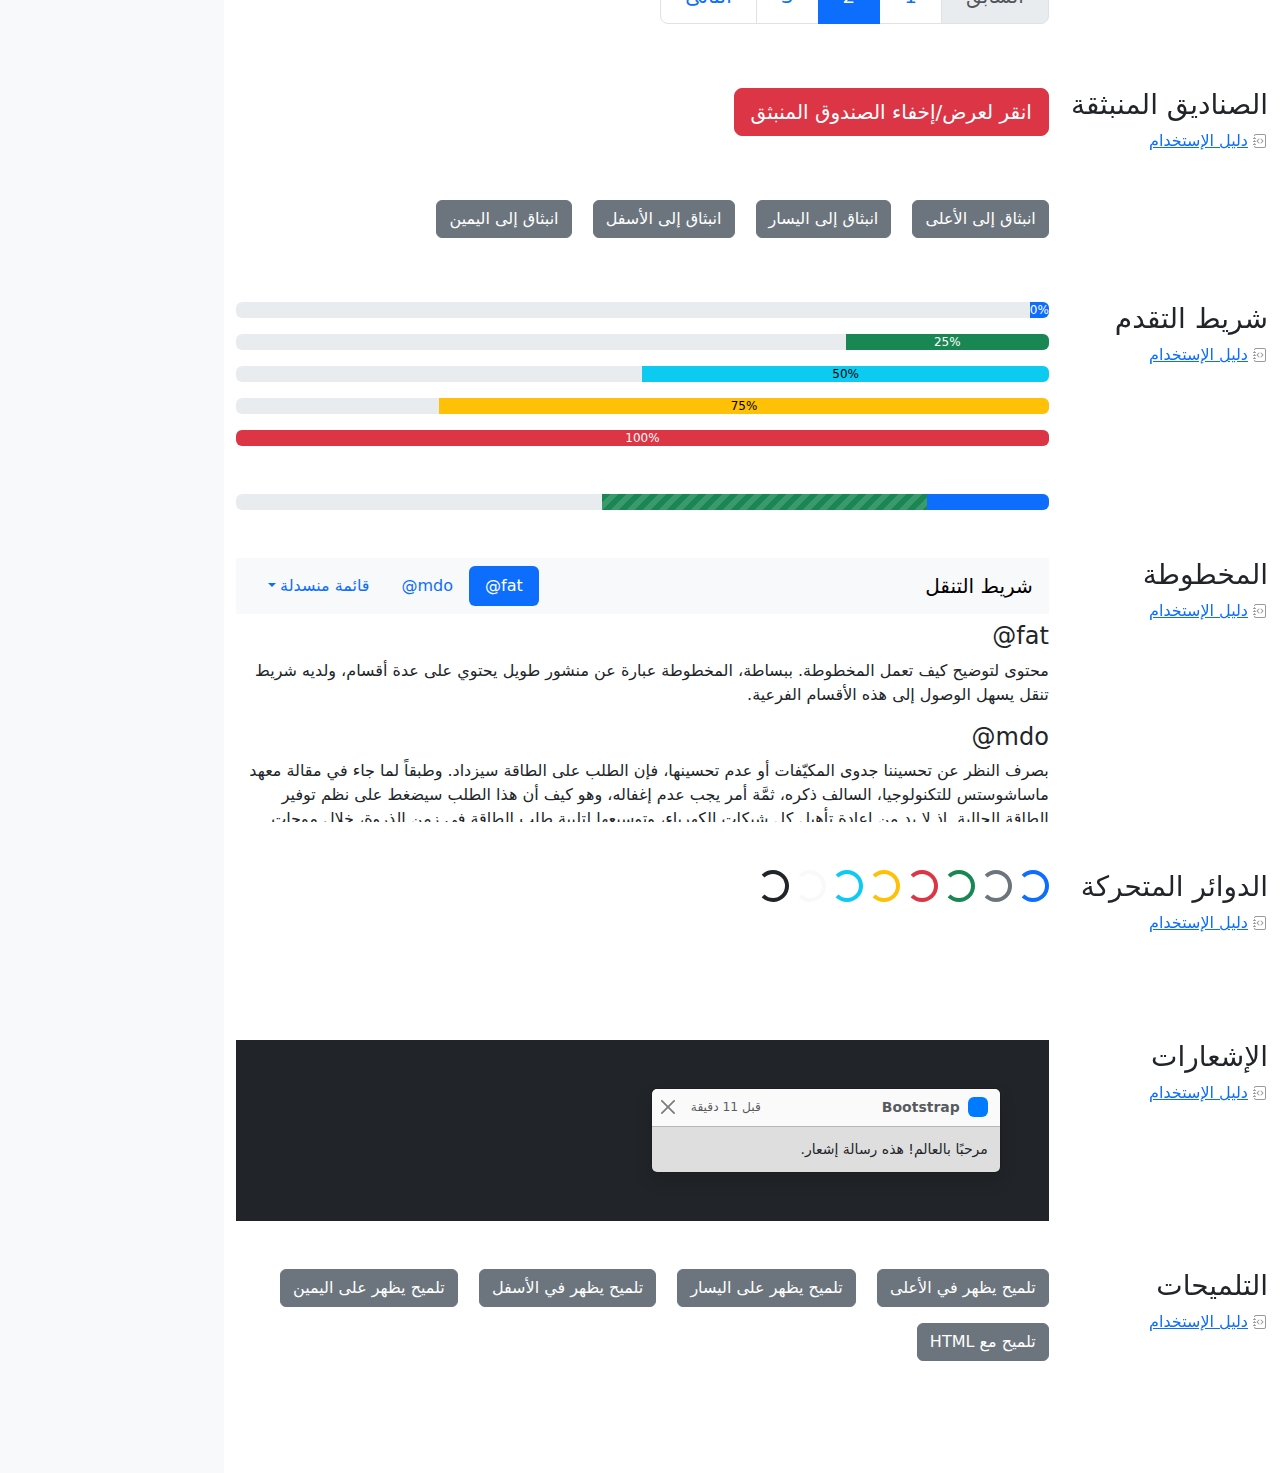
<file: bootstrap-5.3.8-examples/cheatsheet-rtl/index.html>
<!doctype html>
<html lang="ar" dir="rtl" data-bs-theme="auto">
  <head>
    <meta charset="utf-8" />
    <meta name="viewport" content="width=device-width, initial-scale=1" />
    <meta name="description" content="" />
    <meta
      name="author"
      content="Mark Otto, Jacob Thornton, and Bootstrap contributors"
    />
    <meta name="generator" content="Astro v5.13.2" />
    <title>ورقة الغش · Bootstrap v5.3</title>
    <link
      rel="canonical"
      href="https://getbootstrap.com/docs/5.3/examples/cheatsheet-rtl/"
    />
    <script src="../assets/js/color-modes.js"></script>
    <link href="../assets/dist/css/bootstrap.rtl.min.css" rel="stylesheet" />
    <meta name="theme-color" content="#712cf9" />
    <link href="../cheatsheet/cheatsheet.rtl.css" rel="stylesheet" />
    <style>
      .bd-placeholder-img {
        font-size: 1.125rem;
        text-anchor: middle;
        -webkit-user-select: none;
        -moz-user-select: none;
        user-select: none;
      }
      @media (min-width: 768px) {
        .bd-placeholder-img-lg {
          font-size: 3.5rem;
        }
      }
      .b-example-divider {
        width: 100%;
        height: 3rem;
        background-color: #0000001a;
        border: solid rgba(0, 0, 0, 0.15);
        border-width: 1px 0;
        box-shadow:
          inset 0 0.5em 1.5em #0000001a,
          inset 0 0.125em 0.5em #00000026;
      }
      .b-example-vr {
        flex-shrink: 0;
        width: 1.5rem;
        height: 100vh;
      }
      .bi {
        vertical-align: -0.125em;
        fill: currentColor;
      }
      .nav-scroller {
        position: relative;
        z-index: 2;
        height: 2.75rem;
        overflow-y: hidden;
      }
      .nav-scroller .nav {
        display: flex;
        flex-wrap: nowrap;
        padding-bottom: 1rem;
        margin-top: -1px;
        overflow-x: auto;
        text-align: center;
        white-space: nowrap;
        -webkit-overflow-scrolling: touch;
      }
      .btn-bd-primary {
        --bd-violet-bg: #712cf9;
        --bd-violet-rgb: 112.520718, 44.062154, 249.437846;
        --bs-btn-font-weight: 600;
        --bs-btn-color: var(--bs-white);
        --bs-btn-bg: var(--bd-violet-bg);
        --bs-btn-border-color: var(--bd-violet-bg);
        --bs-btn-hover-color: var(--bs-white);
        --bs-btn-hover-bg: #6528e0;
        --bs-btn-hover-border-color: #6528e0;
        --bs-btn-focus-shadow-rgb: var(--bd-violet-rgb);
        --bs-btn-active-color: var(--bs-btn-hover-color);
        --bs-btn-active-bg: #5a23c8;
        --bs-btn-active-border-color: #5a23c8;
      }
      .bd-mode-toggle {
        z-index: 1500;
      }
      .bd-mode-toggle .bi {
        width: 1em;
        height: 1em;
      }
      .bd-mode-toggle .dropdown-menu .active .bi {
        display: block !important;
      }
    </style>
  </head>
  <body class="bg-body-tertiary">
    <svg xmlns="http://www.w3.org/2000/svg" class="d-none">
      <symbol id="check2" viewBox="0 0 16 16">
        <path
          d="M13.854 3.646a.5.5 0 0 1 0 .708l-7 7a.5.5 0 0 1-.708 0l-3.5-3.5a.5.5 0 1 1 .708-.708L6.5 10.293l6.646-6.647a.5.5 0 0 1 .708 0z"
        ></path>
      </symbol>
      <symbol id="circle-half" viewBox="0 0 16 16">
        <path
          d="M8 15A7 7 0 1 0 8 1v14zm0 1A8 8 0 1 1 8 0a8 8 0 0 1 0 16z"
        ></path>
      </symbol>
      <symbol id="moon-stars-fill" viewBox="0 0 16 16">
        <path
          d="M6 .278a.768.768 0 0 1 .08.858 7.208 7.208 0 0 0-.878 3.46c0 4.021 3.278 7.277 7.318 7.277.527 0 1.04-.055 1.533-.16a.787.787 0 0 1 .81.316.733.733 0 0 1-.031.893A8.349 8.349 0 0 1 8.344 16C3.734 16 0 12.286 0 7.71 0 4.266 2.114 1.312 5.124.06A.752.752 0 0 1 6 .278z"
        ></path>
        <path
          d="M10.794 3.148a.217.217 0 0 1 .412 0l.387 1.162c.173.518.579.924 1.097 1.097l1.162.387a.217.217 0 0 1 0 .412l-1.162.387a1.734 1.734 0 0 0-1.097 1.097l-.387 1.162a.217.217 0 0 1-.412 0l-.387-1.162A1.734 1.734 0 0 0 9.31 6.593l-1.162-.387a.217.217 0 0 1 0-.412l1.162-.387a1.734 1.734 0 0 0 1.097-1.097l.387-1.162zM13.863.099a.145.145 0 0 1 .274 0l.258.774c.115.346.386.617.732.732l.774.258a.145.145 0 0 1 0 .274l-.774.258a1.156 1.156 0 0 0-.732.732l-.258.774a.145.145 0 0 1-.274 0l-.258-.774a1.156 1.156 0 0 0-.732-.732l-.774-.258a.145.145 0 0 1 0-.274l.774-.258c.346-.115.617-.386.732-.732L13.863.1z"
        ></path>
      </symbol>
      <symbol id="sun-fill" viewBox="0 0 16 16">
        <path
          d="M8 12a4 4 0 1 0 0-8 4 4 0 0 0 0 8zM8 0a.5.5 0 0 1 .5.5v2a.5.5 0 0 1-1 0v-2A.5.5 0 0 1 8 0zm0 13a.5.5 0 0 1 .5.5v2a.5.5 0 0 1-1 0v-2A.5.5 0 0 1 8 13zm8-5a.5.5 0 0 1-.5.5h-2a.5.5 0 0 1 0-1h2a.5.5 0 0 1 .5.5zM3 8a.5.5 0 0 1-.5.5h-2a.5.5 0 0 1 0-1h2A.5.5 0 0 1 3 8zm10.657-5.657a.5.5 0 0 1 0 .707l-1.414 1.415a.5.5 0 1 1-.707-.708l1.414-1.414a.5.5 0 0 1 .707 0zm-9.193 9.193a.5.5 0 0 1 0 .707L3.05 13.657a.5.5 0 0 1-.707-.707l1.414-1.414a.5.5 0 0 1 .707 0zm9.193 2.121a.5.5 0 0 1-.707 0l-1.414-1.414a.5.5 0 0 1 .707-.707l1.414 1.414a.5.5 0 0 1 0 .707zM4.464 4.465a.5.5 0 0 1-.707 0L2.343 3.05a.5.5 0 1 1 .707-.707l1.414 1.414a.5.5 0 0 1 0 .708z"
        ></path>
      </symbol>
    </svg>
    <div
      class="dropdown position-fixed bottom-0 end-0 mb-3 me-3 bd-mode-toggle"
    >
      <button
        class="btn btn-bd-primary py-2 dropdown-toggle d-flex align-items-center"
        id="bd-theme"
        type="button"
        aria-expanded="false"
        data-bs-toggle="dropdown"
        aria-label="Toggle theme (auto)"
      >
        <svg class="bi my-1 theme-icon-active" aria-hidden="true">
          <use href="#circle-half"></use>
        </svg>
        <span class="visually-hidden" id="bd-theme-text">Toggle theme</span>
      </button>
      <ul
        class="dropdown-menu dropdown-menu-end shadow"
        aria-labelledby="bd-theme-text"
      >
        <li>
          <button
            type="button"
            class="dropdown-item d-flex align-items-center"
            data-bs-theme-value="light"
            aria-pressed="false"
          >
            <svg class="bi me-2 opacity-50" aria-hidden="true">
              <use href="#sun-fill"></use>
            </svg>
            Light
            <svg class="bi ms-auto d-none" aria-hidden="true">
              <use href="#check2"></use>
            </svg>
          </button>
        </li>
        <li>
          <button
            type="button"
            class="dropdown-item d-flex align-items-center"
            data-bs-theme-value="dark"
            aria-pressed="false"
          >
            <svg class="bi me-2 opacity-50" aria-hidden="true">
              <use href="#moon-stars-fill"></use>
            </svg>
            Dark
            <svg class="bi ms-auto d-none" aria-hidden="true">
              <use href="#check2"></use>
            </svg>
          </button>
        </li>
        <li>
          <button
            type="button"
            class="dropdown-item d-flex align-items-center active"
            data-bs-theme-value="auto"
            aria-pressed="true"
          >
            <svg class="bi me-2 opacity-50" aria-hidden="true">
              <use href="#circle-half"></use>
            </svg>
            Auto
            <svg class="bi ms-auto d-none" aria-hidden="true">
              <use href="#check2"></use>
            </svg>
          </button>
        </li>
      </ul>
    </div>
    <header
      class="bd-header bg-dark py-3 d-flex align-items-stretch border-bottom border-dark"
    >
      <div class="container-fluid d-flex align-items-center">
        <h1 class="d-flex align-items-center fs-4 text-white mb-0">
          <img
            src="../assets/brand/bootstrap-logo-white.svg"
            width="38"
            height="30"
            class="me-3"
            alt="Bootstrap"
          />
          ورقة الغش
        </h1>
        <a
          href="../examples/cheatsheet/"
          class="ms-auto link-light"
          hreflang="en"
          >جدول بيانات LTR</a
        >
      </div>
    </header>
    <aside
      class="bd-aside sticky-xl-top text-body-secondary align-self-start mb-3 mb-xl-5 px-2"
    >
      <h2 class="h6 pt-4 pb-3 mb-4 border-bottom">على هذه الصفحة</h2>
      <nav class="small" id="toc">
        <ul class="list-unstyled">
          <li class="my-2">
            <button
              type="button"
              class="btn d-inline-flex align-items-center collapsed border-0"
              data-bs-toggle="collapse"
              aria-expanded="false"
              data-bs-target="#contents-collapse"
              aria-controls="contents-collapse"
            >
              المحتوى
            </button>
            <ul class="list-unstyled ps-3 collapse" id="contents-collapse">
              <li>
                <a
                  class="d-inline-flex align-items-center rounded text-decoration-none"
                  href="#typography"
                  >النصوص</a
                >
              </li>
              <li>
                <a
                  class="d-inline-flex align-items-center rounded text-decoration-none"
                  href="#images"
                  >الصور</a
                >
              </li>
              <li>
                <a
                  class="d-inline-flex align-items-center rounded text-decoration-none"
                  href="#tables"
                  >الجداول</a
                >
              </li>
              <li>
                <a
                  class="d-inline-flex align-items-center rounded text-decoration-none"
                  href="#figures"
                  >النماذج البيانية</a
                >
              </li>
            </ul>
          </li>
          <li class="my-2">
            <button
              type="button"
              class="btn d-inline-flex align-items-center collapsed border-0"
              data-bs-toggle="collapse"
              aria-expanded="false"
              data-bs-target="#forms-collapse"
              aria-controls="forms-collapse"
            >
              النماذج
            </button>
            <ul class="list-unstyled ps-3 collapse" id="forms-collapse">
              <li>
                <a
                  class="d-inline-flex align-items-center rounded text-decoration-none"
                  href="#overview"
                  >نظرة عامة</a
                >
              </li>
              <li>
                <a
                  class="d-inline-flex align-items-center rounded text-decoration-none"
                  href="#disabled-forms"
                  >الحقول المعطلة</a
                >
              </li>
              <li>
                <a
                  class="d-inline-flex align-items-center rounded text-decoration-none"
                  href="#sizing"
                  >الأحجام</a
                >
              </li>
              <li>
                <a
                  class="d-inline-flex align-items-center rounded text-decoration-none"
                  href="#input-group"
                  >مجموعة الإدخال</a
                >
              </li>
              <li>
                <a
                  class="d-inline-flex align-items-center rounded text-decoration-none"
                  href="#floating-labels"
                  >الحقول ذوي العناوين العائمة</a
                >
              </li>
              <li>
                <a
                  class="d-inline-flex align-items-center rounded text-decoration-none"
                  href="#validation"
                  >التحقق</a
                >
              </li>
            </ul>
          </li>
          <li class="my-2">
            <button
              type="button"
              class="btn d-inline-flex align-items-center collapsed border-0"
              data-bs-toggle="collapse"
              aria-expanded="false"
              data-bs-target="#components-collapse"
              aria-controls="components-collapse"
            >
              مكونات
            </button>
            <ul class="list-unstyled ps-3 collapse" id="components-collapse">
              <li>
                <a
                  class="d-inline-flex align-items-center rounded text-decoration-none"
                  href="#accordion"
                  >المطوية</a
                >
              </li>
              <li>
                <a
                  class="d-inline-flex align-items-center rounded text-decoration-none"
                  href="#alerts"
                  >الإنذارات</a
                >
              </li>
              <li>
                <a
                  class="d-inline-flex align-items-center rounded text-decoration-none"
                  href="#badge"
                  >الشارة</a
                >
              </li>
              <li>
                <a
                  class="d-inline-flex align-items-center rounded text-decoration-none"
                  href="#breadcrumb"
                  >مسار التنقل التفصيلي</a
                >
              </li>
              <li>
                <a
                  class="d-inline-flex align-items-center rounded text-decoration-none"
                  href="#buttons"
                  >الأزرار</a
                >
              </li>
              <li>
                <a
                  class="d-inline-flex align-items-center rounded text-decoration-none"
                  href="#button-group"
                  >مجموعة الأزرار</a
                >
              </li>
              <li>
                <a
                  class="d-inline-flex align-items-center rounded text-decoration-none"
                  href="#card"
                  >البطاقة</a
                >
              </li>
              <li>
                <a
                  class="d-inline-flex align-items-center rounded text-decoration-none"
                  href="#carousel"
                  >شرائح العرض</a
                >
              </li>
              <li>
                <a
                  class="d-inline-flex align-items-center rounded text-decoration-none"
                  href="#dropdowns"
                  >القوائم المنسدلة</a
                >
              </li>
              <li>
                <a
                  class="d-inline-flex align-items-center rounded text-decoration-none"
                  href="#list-group"
                  >مجموعة العناصر</a
                >
              </li>
              <li>
                <a
                  class="d-inline-flex align-items-center rounded text-decoration-none"
                  href="#modal"
                  >الصندوق العائم</a
                >
              </li>
              <li>
                <a
                  class="d-inline-flex align-items-center rounded text-decoration-none"
                  href="#navs"
                  >التنقل</a
                >
              </li>
              <li>
                <a
                  class="d-inline-flex align-items-center rounded text-decoration-none"
                  href="#navbar"
                  >شريط التنقل</a
                >
              </li>
              <li>
                <a
                  class="d-inline-flex align-items-center rounded text-decoration-none"
                  href="#pagination"
                  >ترقيم الصفحات</a
                >
              </li>
              <li>
                <a
                  class="d-inline-flex align-items-center rounded text-decoration-none"
                  href="#popovers"
                  >الصناديق المنبثقة</a
                >
              </li>
              <li>
                <a
                  class="d-inline-flex align-items-center rounded text-decoration-none"
                  href="#progress"
                  >شريط التقدم</a
                >
              </li>
              <li>
                <a
                  class="d-inline-flex align-items-center rounded text-decoration-none"
                  href="#scrollspy"
                  >المخطوطة</a
                >
              </li>
              <li>
                <a
                  class="d-inline-flex align-items-center rounded text-decoration-none"
                  href="#spinners"
                  >الدوائر المتحركة</a
                >
              </li>
              <li>
                <a
                  class="d-inline-flex align-items-center rounded text-decoration-none"
                  href="#toasts"
                  >الإشعارات</a
                >
              </li>
              <li>
                <a
                  class="d-inline-flex align-items-center rounded text-decoration-none"
                  href="#tooltips"
                  >التلميحات</a
                >
              </li>
            </ul>
          </li>
        </ul>
      </nav>
    </aside>
    <main class="bd-cheatsheet container-fluid bg-body">
      <section id="content">
        <h2 class="sticky-xl-top fw-bold pt-3 pt-xl-5 pb-2 pb-xl-3">المحتوى</h2>
        <article class="my-3" id="typography">
          <div
            class="bd-heading sticky-xl-top align-self-start mt-5 mb-3 mt-xl-0 mb-xl-2"
          >
            <h3>النصوص</h3>
            <a
              class="d-flex align-items-center"
              hreflang="en"
              href="../content/typography"
              >دليل الإستخدام</a
            >
          </div>
          <div>
            <div class="bd-example-snippet bd-code-snippet">
              <div class="bd-example m-0 border-0">
                <p class="display-1">العرض 1</p>
                <p class="display-2">العرض 2</p>
                <p class="display-3">العرض 3</p>
                <p class="display-4">العرض 4</p>
                <p class="display-5">العرض 5</p>
                <p class="display-6">العرض 6</p>
              </div>
            </div>
            <div class="bd-example-snippet bd-code-snippet">
              <div class="bd-example m-0 border-0">
                <p class="h1">عنوان 1</p>
                <p class="h2">عنوان 2</p>
                <p class="h3">عنوان 3</p>
                <p class="h4">عنوان 4</p>
                <p class="h5">عنوان 5</p>
                <p class="h6">عنوان 6</p>
              </div>
            </div>
            <div class="bd-example-snippet bd-code-snippet">
              <div class="bd-example m-0 border-0">
                <p class="lead">
                  هذه قطعة إملائية متميزة، فهي مصممة لتكون بارزة من بين القطع
                  الإملائية الأخرى.
                </p>
              </div>
            </div>
            <div class="bd-example-snippet bd-code-snippet">
              <div class="bd-example m-0 border-0">
                <p>يمكنك استخدام تصنيف mark <mark>لتحديد</mark> نص.</p>
                <p>
                  <del>من المفترض أن يتم التعامل مع هذا السطر كنص محذوف.</del>
                </p>
                <p>
                  <s
                    >من المفترض أن يتم التعامل مع هذا السطر على أنه لم يعد
                    دقيقًا.</s
                  >
                </p>
                <p>
                  <ins
                    >من المفترض أن يتم التعامل مع هذا السطر كإضافة إلى
                    المستند.</ins
                  >
                </p>
                <p><u>سيتم عرض النص في هذا السطر كما وتحته خط.</u></p>
                <p>
                  <small
                    >من المفترض أن يتم التعامل مع هذا السطر على أنه يحوي تفاصيل
                    صغيرة.</small
                  >
                </p>
                <p><strong>هذا السطر يحوي نص عريض.</strong></p>
                <p><em>هذا السطر يحوي نص مائل.</em></p>
              </div>
            </div>
            <div class="bd-example-snippet bd-code-snippet">
              <div class="bd-example m-0 border-0">
                <hr />
              </div>
            </div>
            <div class="bd-example-snippet bd-code-snippet">
              <div class="bd-example m-0 border-0">
                <blockquote class="blockquote">
                  <p>إقتباس مبهر، موضوع في عنصر blockquote</p>
                  <footer class="blockquote-footer">
                    شخص مشهور في
                    <cite title="عنوان المصدر"> عنوان المصدر </cite>
                  </footer>
                </blockquote>
              </div>
            </div>
            <div class="bd-example-snippet bd-code-snippet">
              <div class="bd-example m-0 border-0">
                <ul class="list-unstyled">
                  <li>هذه قائمة عناصر.</li>
                  <li>بالرغم من أنها مصممة كي لا تظهر كذلك.</li>
                  <li>إلا أنها مجهزة كـ قائمة خلف الكواليس</li>
                  <li>هذا التصميم ينطبق فقد على القائمة الرئيسية</li>
                  <li>
                    القوائم الفرعية
                    <ul>
                      <li>لا تتأثر بهذا التصميم</li>
                      <li>فهي تظهر عليها علامات الترقيم</li>
                      <li>وتحتوي على مساحة فارغة بجوارها</li>
                    </ul>
                  </li>
                  <li>قد يكون هذا التصميم مفيدًا في بعض الأحيان.</li>
                </ul>
              </div>
            </div>
            <div class="bd-example-snippet bd-code-snippet">
              <div class="bd-example m-0 border-0">
                <ul class="list-inline">
                  <li class="list-inline-item">هذا عنصر في قائمة.</li>
                  <li class="list-inline-item">وهذا أيضًا.</li>
                  <li class="list-inline-item">لكنهم يظهرون متجاورين.</li>
                </ul>
              </div>
            </div>
          </div>
        </article>
        <article class="my-3" id="images">
          <div
            class="bd-heading sticky-xl-top align-self-start mt-5 mb-3 mt-xl-0 mb-xl-2"
          >
            <h3>الصور</h3>
            <a
              class="d-flex align-items-center"
              hreflang="en"
              href="../content/images"
              >دليل الإستخدام</a
            >
          </div>
          <div>
            <div class="bd-example-snippet bd-code-snippet">
              <div class="bd-example m-0 border-0">
                <svg
                  aria-label="Placeholder: صورة مستجيبة"
                  class="bd-placeholder-img bd-placeholder-img-lg img-fluid"
                  height="250"
                  preserveAspectRatio="xMidYMid slice"
                  role="img"
                  width="100%"
                  xmlns="http://www.w3.org/2000/svg"
                >
                  <title>Placeholder</title>
                  <rect width="100%" height="100%" fill="#868e96" />
                  <text x="50%" y="50%" fill="#dee2e6" dy=".3em">
                    صورة مستجيبة
                  </text>
                </svg>
              </div>
            </div>
            <div class="bd-example-snippet bd-code-snippet">
              <div class="bd-example m-0 border-0">
                <svg
                  aria-label="صورة عنصر نائب مربع عام مع حدود بيضاء حولها ، مما يجعلها تشبه صورة تم التقاطها بكاميرا فورية قديمة: 200x200"
                  class="bd-placeholder-img img-thumbnail"
                  height="200"
                  preserveAspectRatio="xMidYMid slice"
                  role="img"
                  width="200"
                  xmlns="http://www.w3.org/2000/svg"
                >
                  <title>
                    صورة عنصر نائب مربع عام مع حدود بيضاء حولها ، مما يجعلها
                    تشبه صورة تم التقاطها بكاميرا فورية قديمة
                  </title>
                  <rect width="100%" height="100%" fill="#868e96" />
                  <text x="50%" y="50%" fill="#dee2e6" dy=".3em">200x200</text>
                </svg>
              </div>
            </div>
          </div>
        </article>
        <article class="my-3" id="tables">
          <div
            class="bd-heading sticky-xl-top align-self-start mt-5 mb-3 mt-xl-0 mb-xl-2"
          >
            <h3>الجداول</h3>
            <a
              class="d-flex align-items-center"
              hreflang="en"
              href="../content/tables"
              >دليل الإستخدام</a
            >
          </div>
          <div>
            <div class="bd-example-snippet bd-code-snippet">
              <div class="bd-example m-0 border-0">
                <table class="table table-striped">
                  <thead>
                    <tr>
                      <th scope="col">#</th>
                      <th scope="col">الاسم الاول</th>
                      <th scope="col">الكنية</th>
                      <th scope="col">الاسم المستعار</th>
                    </tr>
                  </thead>
                  <tbody>
                    <tr>
                      <th scope="row">1</th>
                      <td>Mark</td>
                      <td>Otto</td>
                      <td><bdo lang="en" dir="ltr">@mdo</bdo></td>
                    </tr>
                    <tr>
                      <th scope="row">2</th>
                      <td>Jacob</td>
                      <td>Thornton</td>
                      <td><bdo lang="en" dir="ltr">@fat</bdo></td>
                    </tr>
                    <tr>
                      <th scope="row">3</th>
                      <td>John</td>
                      <td>Doe</td>
                      <td><bdo lang="en" dir="ltr">@social</bdo></td>
                    </tr>
                  </tbody>
                </table>
              </div>
            </div>
            <div class="bd-example-snippet bd-code-snippet">
              <div class="bd-example m-0 border-0">
                <table class="table table-dark table-borderless">
                  <thead>
                    <tr>
                      <th scope="col">#</th>
                      <th scope="col">الاسم الاول</th>
                      <th scope="col">الكنية</th>
                      <th scope="col">الاسم المستعار</th>
                    </tr>
                  </thead>
                  <tbody>
                    <tr>
                      <th scope="row">1</th>
                      <td>Mark</td>
                      <td>Otto</td>
                      <td><bdo lang="en" dir="ltr">@mdo</bdo></td>
                    </tr>
                    <tr>
                      <th scope="row">2</th>
                      <td>Jacob</td>
                      <td>Thornton</td>
                      <td><bdo lang="en" dir="ltr">@fat</bdo></td>
                    </tr>
                    <tr>
                      <th scope="row">3</th>
                      <td>John</td>
                      <td>Doe</td>
                      <td><bdo lang="en" dir="ltr">@social</bdo></td>
                    </tr>
                  </tbody>
                </table>
              </div>
            </div>
            <div class="bd-example-snippet bd-code-snippet">
              <div class="bd-example m-0 border-0">
                <table class="table table-hover">
                  <thead>
                    <tr>
                      <th scope="col">Class</th>
                      <th scope="col">عنوان</th>
                      <th scope="col">عنوان</th>
                    </tr>
                  </thead>
                  <tbody>
                    <tr>
                      <th scope="row">Default</th>
                      <td>خلية</td>
                      <td>خلية</td>
                    </tr>
                    <tr class="table-primary">
                      <th scope="row">Primary</th>
                      <td>خلية</td>
                      <td>خلية</td>
                    </tr>
                    <tr class="table-secondary">
                      <th scope="row">Secondary</th>
                      <td>خلية</td>
                      <td>خلية</td>
                    </tr>
                    <tr class="table-success">
                      <th scope="row">Success</th>
                      <td>خلية</td>
                      <td>خلية</td>
                    </tr>
                    <tr class="table-danger">
                      <th scope="row">Danger</th>
                      <td>خلية</td>
                      <td>خلية</td>
                    </tr>
                    <tr class="table-warning">
                      <th scope="row">Warning</th>
                      <td>خلية</td>
                      <td>خلية</td>
                    </tr>
                    <tr class="table-info">
                      <th scope="row">Info</th>
                      <td>خلية</td>
                      <td>خلية</td>
                    </tr>
                    <tr class="table-light">
                      <th scope="row">Light</th>
                      <td>خلية</td>
                      <td>خلية</td>
                    </tr>
                    <tr class="table-dark">
                      <th scope="row">Dark</th>
                      <td>خلية</td>
                      <td>خلية</td>
                    </tr>
                  </tbody>
                </table>
              </div>
            </div>
            <div class="bd-example-snippet bd-code-snippet">
              <div class="bd-example m-0 border-0">
                <table class="table table-sm table-bordered">
                  <thead>
                    <tr>
                      <th scope="col">#</th>
                      <th scope="col">الاسم الاول</th>
                      <th scope="col">الكنية</th>
                      <th scope="col">الاسم المستعار</th>
                    </tr>
                  </thead>
                  <tbody>
                    <tr>
                      <th scope="row">1</th>
                      <td>Mark</td>
                      <td>Otto</td>
                      <td><bdo lang="en" dir="ltr">@mdo</bdo></td>
                    </tr>
                    <tr>
                      <th scope="row">2</th>
                      <td>Jacob</td>
                      <td>Thornton</td>
                      <td><bdo lang="en" dir="ltr">@fat</bdo></td>
                    </tr>
                    <tr>
                      <th scope="row">3</th>
                      <td>John</td>
                      <td>Doe</td>
                      <td><bdo lang="en" dir="ltr">@social</bdo></td>
                    </tr>
                  </tbody>
                </table>
              </div>
            </div>
          </div>
        </article>
        <article class="my-3" id="figures">
          <div
            class="bd-heading sticky-xl-top align-self-start mt-5 mb-3 mt-xl-0 mb-xl-2"
          >
            <h3>النماذج البيانية</h3>
            <a
              class="d-flex align-items-center"
              hreflang="en"
              href="../content/figures"
              >دليل الإستخدام</a
            >
          </div>
          <div>
            <div class="bd-example-snippet bd-code-snippet">
              <div class="bd-example m-0 border-0">
                <figure class="figure">
                  <svg
                    aria-label="Placeholder: 400x300"
                    class="bd-placeholder-img figure-img img-fluid rounded"
                    height="300"
                    preserveAspectRatio="xMidYMid slice"
                    role="img"
                    width="400"
                    xmlns="http://www.w3.org/2000/svg"
                  >
                    <title>Placeholder</title>
                    <rect width="100%" height="100%" fill="#868e96" />
                    <text x="50%" y="50%" fill="#dee2e6" dy=".3em">
                      400x300
                    </text>
                  </svg>
                  <figcaption class="figure-caption">
                    شرح للصورة أعلاه.
                  </figcaption>
                </figure>
              </div>
            </div>
          </div>
        </article>
      </section>
      <section id="forms">
        <h2 class="sticky-xl-top fw-bold pt-3 pt-xl-5 pb-2 pb-xl-3">النماذج</h2>
        <article class="my-3" id="overview">
          <div
            class="bd-heading sticky-xl-top align-self-start mt-5 mb-3 mt-xl-0 mb-xl-2"
          >
            <h3>نظرة عامة</h3>
            <a
              class="d-flex align-items-center"
              hreflang="en"
              href="../forms/overview/"
              >دليل الإستخدام</a
            >
          </div>
          <div>
            <div class="bd-example-snippet bd-code-snippet">
              <div class="bd-example m-0 border-0">
                <form>
                  <div class="mb-3">
                    <label for="exampleInputEmail1" class="form-label"
                      >البريد الإلكتروني</label
                    >
                    <input
                      type="email"
                      class="form-control"
                      id="exampleInputEmail1"
                      aria-describedby="emailHelp"
                    />
                    <div id="emailHelp" class="form-text">
                      لن نقوم بمشاركة بريدك الإلكتروني مع أي شخص آخر.
                    </div>
                  </div>
                  <div class="mb-3">
                    <label for="exampleInputPassword1" class="form-label"
                      >كلمة السر</label
                    >
                    <input
                      type="password"
                      class="form-control"
                      id="exampleInputPassword1"
                    />
                  </div>
                  <div class="mb-3">
                    <label for="exampleSelect" class="form-label"
                      >قائمة اختيار</label
                    >
                    <select class="form-select" id="exampleSelect">
                      <option selected>افتح قائمة الاختيار هذه</option>
                      <option value="1">واحد</option>
                      <option value="2">اثنان</option>
                      <option value="3">ثلاثة</option>
                    </select>
                  </div>
                  <div class="mb-3 form-check">
                    <input
                      type="checkbox"
                      class="form-check-input"
                      id="exampleCheck1"
                    />
                    <label class="form-check-label" for="exampleCheck1"
                      >اخترني</label
                    >
                  </div>
                  <fieldset class="mb-3">
                    <legend>أزرار الاختيار الأحادي</legend>
                    <div class="form-check">
                      <input
                        type="radio"
                        name="radios"
                        class="form-check-input"
                        id="exampleRadio1"
                        checked
                      />
                      <label class="form-check-label" for="exampleRadio1"
                        >الخيار الافتراضي</label
                      >
                    </div>
                    <div class="mb-3 form-check">
                      <input
                        type="radio"
                        name="radios"
                        class="form-check-input"
                        id="exampleRadio2"
                      />
                      <label class="form-check-label" for="exampleRadio2"
                        >خيار آخر</label
                      >
                    </div>
                  </fieldset>
                  <div class="mb-3">
                    <label class="form-label" for="customFile">رفع</label>
                    <input type="file" class="form-control" id="customFile" />
                  </div>
                  <div class="mb-3 form-check form-switch">
                    <input
                      class="form-check-input"
                      type="checkbox"
                      role="switch"
                      id="switchCheckChecked"
                      checked
                    />
                    <label class="form-check-label" for="switchCheckChecked"
                      >زر على شكل مفتاح اختيار.</label
                    >
                  </div>
                  <div class="mb-3">
                    <label for="customRange3" class="form-label"
                      >مثال على حقل اختيار نطاقي</label
                    >
                    <input
                      type="range"
                      class="form-range"
                      min="0"
                      max="5"
                      step="0.5"
                      id="customRange3"
                    />
                  </div>
                  <button type="submit" class="btn btn-primary">إرسال</button>
                </form>
              </div>
            </div>
          </div>
        </article>
        <article class="my-3" id="disabled-forms">
          <div
            class="bd-heading sticky-xl-top align-self-start mt-5 mb-3 mt-xl-0 mb-xl-2"
          >
            <h3>الحقول المعطلة</h3>
            <a
              class="d-flex align-items-center"
              hreflang="en"
              href="../forms/overview/#disabled-forms"
              >دليل الإستخدام</a
            >
          </div>
          <div>
            <div class="bd-example-snippet bd-code-snippet">
              <div class="bd-example m-0 border-0">
                <form>
                  <fieldset
                    disabled
                    aria-label="مثال على مجموعة الحقول المعطلة"
                  >
                    <div class="mb-3">
                      <label for="disabledTextInput" class="form-label"
                        >حقل إدخال معطل</label
                      >
                      <input
                        type="text"
                        id="disabledTextInput"
                        class="form-control"
                        placeholder="حقل إدخال معطل"
                      />
                    </div>
                    <div class="mb-3">
                      <label for="disabledSelect" class="form-label"
                        >قائمة اختيار معطلة</label
                      >
                      <select id="disabledSelect" class="form-select">
                        <option>خيار معطل</option>
                      </select>
                    </div>
                    <div class="mb-3">
                      <div class="form-check">
                        <input
                          class="form-check-input"
                          type="checkbox"
                          id="disabledFieldsetCheck"
                          disabled
                        />
                        <label
                          class="form-check-label"
                          for="disabledFieldsetCheck"
                        >
                          زر اختيار معطل
                        </label>
                      </div>
                    </div>
                    <fieldset class="mb-3">
                      <legend>أزرار اختيار أحادي معطلين</legend>
                      <div class="form-check">
                        <input
                          type="radio"
                          name="radios"
                          class="form-check-input"
                          id="disabledRadio1"
                          disabled
                        />
                        <label class="form-check-label" for="disabledRadio1"
                          >خيار معطل</label
                        >
                      </div>
                      <div class="mb-3 form-check">
                        <input
                          type="radio"
                          name="radios"
                          class="form-check-input"
                          id="disabledRadio2"
                          disabled
                        />
                        <label class="form-check-label" for="disabledRadio2"
                          >خيار آخر معطل</label
                        >
                      </div>
                    </fieldset>
                    <div class="mb-3">
                      <label class="form-label" for="disabledCustomFile"
                        >رفع معطل</label
                      >
                      <input
                        type="file"
                        class="form-control"
                        id="disabledCustomFile"
                        disabled
                      />
                    </div>
                    <div class="mb-3 form-check form-switch">
                      <input
                        class="form-check-input"
                        type="checkbox"
                        role="switch"
                        id="disabledSwitchCheckChecked"
                        checked
                        disabled
                      />
                      <label
                        class="form-check-label"
                        for="disabledSwitchCheckChecked"
                        >زر معطل على شكل مفتاح اختيار.</label
                      >
                    </div>
                    <div class="mb-3">
                      <label for="disabledRange" class="form-label"
                        >حقل اختيار نطاقي معطل</label
                      >
                      <input
                        type="range"
                        class="form-range"
                        min="0"
                        max="5"
                        step="0.5"
                        id="disabledRange"
                      />
                    </div>
                    <button type="submit" class="btn btn-primary">إرسال</button>
                  </fieldset>
                </form>
              </div>
            </div>
          </div>
        </article>
        <article class="my-3" id="sizing">
          <div
            class="bd-heading sticky-xl-top align-self-start mt-5 mb-3 mt-xl-0 mb-xl-2"
          >
            <h3>الأحجام</h3>
            <a
              class="d-flex align-items-center"
              hreflang="en"
              href="../forms/form-control#sizing"
              >دليل الإستخدام</a
            >
          </div>
          <div>
            <div class="bd-example-snippet bd-code-snippet">
              <div class="bd-example m-0 border-0">
                <div class="mb-3">
                  <input
                    class="form-control form-control-lg"
                    type="text"
                    placeholder="حقل إدخال كبير"
                    aria-label=".form-control-lg مثال"
                  />
                </div>
                <div class="mb-3">
                  <select
                    class="form-select form-select-lg"
                    aria-label=".form-select-lg مثال"
                  >
                    <option selected>افتح قائمة الاختيار هذه</option>
                    <option value="1">واحد</option>
                    <option value="2">اثنان</option>
                    <option value="3">ثلاثة</option>
                  </select>
                </div>
                <div class="mb-3">
                  <input
                    type="file"
                    class="form-control form-control-lg"
                    aria-label="مثال على إدخال ملف كبير"
                  />
                </div>
              </div>
            </div>
            <div class="bd-example-snippet bd-code-snippet">
              <div class="bd-example m-0 border-0">
                <div class="mb-3">
                  <input
                    class="form-control form-control-sm"
                    type="text"
                    placeholder="حقل إدخال صغير"
                    aria-label=".form-control-sm مثال"
                  />
                </div>
                <div class="mb-3">
                  <select
                    class="form-select form-select-sm"
                    aria-label=".form-select-sm مثال"
                  >
                    <option selected>افتح قائمة الاختيار هذه</option>
                    <option value="1">واحد</option>
                    <option value="2">اثنان</option>
                    <option value="3">ثلاثة</option>
                  </select>
                </div>
                <div class="mb-3">
                  <input
                    type="file"
                    class="form-control form-control-sm"
                    aria-label="مثال على إدخال ملف صغير"
                  />
                </div>
              </div>
            </div>
          </div>
        </article>
        <article class="my-3" id="input-group">
          <div
            class="bd-heading sticky-xl-top align-self-start mt-5 mb-3 mt-xl-0 mb-xl-2"
          >
            <h3>مجموعة الإدخال</h3>
            <a
              class="d-flex align-items-center"
              hreflang="en"
              href="../forms/input-group"
              >دليل الإستخدام</a
            >
          </div>
          <div>
            <div class="bd-example-snippet bd-code-snippet">
              <div class="bd-example m-0 border-0">
                <div class="input-group mb-3">
                  <span class="input-group-text" id="basic-addon1"
                    >أنا اسمي</span
                  >
                  <input
                    type="text"
                    class="form-control"
                    placeholder="فلان الفلاني"
                    aria-label="الاسم"
                    aria-describedby="basic-addon1"
                  />
                </div>
                <div class="input-group mb-3">
                  <input
                    type="text"
                    class="form-control"
                    placeholder="أنا أحب الكعك والقهوة"
                    aria-label="الطعام المفضل"
                    aria-describedby="basic-addon2"
                  />
                  <span class="input-group-text" id="basic-addon2">وغيرها</span>
                </div>
                <label for="basic-url" class="form-label"
                  >عنوان حسابك الشخصي</label
                >
                <div class="input-group mb-3">
                  <input
                    type="text"
                    class="form-control"
                    id="basic-url"
                    aria-describedby="basic-addon3"
                  />
                  <span class="input-group-text" id="basic-addon3"
                    ><bdo lang="en" dir="ltr"
                      >https://example.com/users/</bdo
                    ></span
                  >
                </div>
                <div class="input-group mb-3">
                  <span class="input-group-text"
                    ><bdo lang="en" dir="ltr">.00</bdo></span
                  >
                  <input
                    type="text"
                    class="form-control"
                    aria-label="المبلغ (لأقرب دولار)"
                  />
                  <span class="input-group-text">$</span>
                </div>
                <div class="input-group">
                  <span class="input-group-text">مع textarea</span>
                  <textarea
                    class="form-control"
                    aria-label="مع textarea"
                  ></textarea>
                </div>
              </div>
            </div>
          </div>
        </article>
        <article class="my-3" id="floating-labels">
          <div
            class="bd-heading sticky-xl-top align-self-start mt-5 mb-3 mt-xl-0 mb-xl-2"
          >
            <h3>الحقول ذوي العناوين العائمة</h3>
            <a class="d-flex align-items-center" href="../forms/floating-labels"
              >دليل الإستخدام</a
            >
          </div>
          <div>
            <div class="bd-example-snippet bd-code-snippet">
              <div class="bd-example m-0 border-0">
                <form>
                  <div class="form-floating mb-3">
                    <input
                      type="email"
                      class="form-control"
                      id="floatingInput"
                      placeholder="name@example.com"
                    />
                    <label for="floatingInput">البريد الالكتروني</label>
                  </div>
                  <div class="form-floating">
                    <input
                      type="password"
                      class="form-control"
                      id="floatingPassword"
                      placeholder="كلمة السر"
                    />
                    <label for="floatingPassword">كلمة السر</label>
                  </div>
                </form>
              </div>
            </div>
          </div>
        </article>
        <article class="my-3" id="validation">
          <div
            class="bd-heading sticky-xl-top align-self-start mt-5 mb-3 mt-xl-0 mb-xl-2"
          >
            <h3>التحقق</h3>
            <a
              class="d-flex align-items-center"
              hreflang="en"
              href="../forms/validation"
              >دليل الإستخدام</a
            >
          </div>
          <div>
            <div class="bd-example-snippet bd-code-snippet">
              <div class="bd-example m-0 border-0">
                <form class="row g-3">
                  <div class="col-md-4">
                    <label for="validationServer01" class="form-label"
                      >الاسم الاول</label
                    >
                    <input
                      type="text"
                      class="form-control is-valid"
                      id="validationServer01"
                      value="Mark"
                      required
                    />
                    <div class="valid-feedback">يبدو صحيحًا!</div>
                  </div>
                  <div class="col-md-4">
                    <label for="validationServer02" class="form-label"
                      >الكنية</label
                    >
                    <input
                      type="text"
                      class="form-control is-valid"
                      id="validationServer02"
                      value="Otto"
                      required
                    />
                    <div class="valid-feedback">يبدو صحيحًا!</div>
                  </div>
                  <div class="col-md-4">
                    <label for="validationServerUsername" class="form-label"
                      >اسم المستخدم</label
                    >
                    <div class="input-group has-validation">
                      <input
                        type="text"
                        class="form-control is-invalid"
                        id="validationServerUsername"
                        aria-describedby="inputGroupPrepend3"
                        required
                      />
                      <span class="input-group-text" id="inputGroupPrepend3"
                        >@</span
                      >
                      <div class="invalid-feedback">
                        يرجى اختيار اسم مستخدم.
                      </div>
                    </div>
                  </div>
                  <div class="col-md-6">
                    <label for="validationServer03" class="form-label"
                      >مدينة</label
                    >
                    <input
                      type="text"
                      class="form-control is-invalid"
                      id="validationServer03"
                      required
                    />
                    <div class="invalid-feedback">يرجى إدخال مدينة صحيحة.</div>
                  </div>
                  <div class="col-md-3">
                    <label for="validationServer04" class="form-label"
                      >حالة</label
                    >
                    <select
                      class="form-select is-invalid"
                      id="validationServer04"
                      required
                    >
                      <option selected disabled value="">اختر...</option>
                      <option>...</option>
                    </select>
                    <div class="invalid-feedback">يرجى اختيار ولاية صحيحة.</div>
                  </div>
                  <div class="col-md-3">
                    <label for="validationServer05" class="form-label"
                      >الرمز البريدي</label
                    >
                    <input
                      type="text"
                      class="form-control is-invalid"
                      id="validationServer05"
                      required
                    />
                    <div class="invalid-feedback">
                      يرجى إدخال رمز بريدي صحيح.
                    </div>
                  </div>
                  <div class="col-12">
                    <div class="form-check">
                      <input
                        class="form-check-input is-invalid"
                        type="checkbox"
                        value=""
                        id="invalidCheck3"
                        required
                      />
                      <label class="form-check-label" for="invalidCheck3">
                        أوافق على الشروط والأحكام
                      </label>
                      <div class="invalid-feedback">
                        تجب الموافقة قبل إرسال النموذج.
                      </div>
                    </div>
                  </div>
                  <div class="col-12">
                    <button class="btn btn-primary" type="submit">
                      إرسال النموذج
                    </button>
                  </div>
                </form>
              </div>
            </div>
          </div>
        </article>
      </section>
      <section id="components">
        <h2 class="sticky-xl-top fw-bold pt-3 pt-xl-5 pb-2 pb-xl-3">العناصر</h2>
        <article class="my-3" id="accordion">
          <div
            class="bd-heading sticky-xl-top align-self-start mt-5 mb-3 mt-xl-0 mb-xl-2"
          >
            <h3>المطوية</h3>
            <a
              class="d-flex align-items-center"
              hreflang="en"
              href="../components/accordion"
              >دليل الإستخدام</a
            >
          </div>
          <div>
            <div class="bd-example-snippet bd-code-snippet">
              <div class="bd-example m-0 border-0">
                <div class="accordion" id="accordionExample">
                  <div class="accordion-item">
                    <h4 class="accordion-header">
                      <button
                        class="accordion-button"
                        type="button"
                        data-bs-toggle="collapse"
                        data-bs-target="#collapseOne"
                        aria-expanded="true"
                        aria-controls="collapseOne"
                      >
                        عنصر المطوية الأول
                      </button>
                    </h4>
                    <div
                      id="collapseOne"
                      class="accordion-collapse collapse show"
                      data-bs-parent="#accordionExample"
                    >
                      <div class="accordion-body">
                        <strong>هذا هو محتوى عنصر المطوية الأول.</strong> سيكون
                        المحتوى مخفيًا بشكل إفتراضي حتى يقوم Bootstrap بإضافة
                        الكلاسات اللازمة لكل عنصر في المطوية. هذه الكلاسات تتحكم
                        بالمظهر العام ووتتحكم أيضا بإظهار وإخفاء أقسام المطوية
                        عبر حركات CSS الإنتقالية. يمكنك تعديل أي من هذه عبر
                        كلاسات CSS خاصة بك، او عبر تغيير القيم الإفتراضية
                        المقدمة من Bootstrap. من الجدير بالذكر أنه يمكن وضع أي
                        كود HTML هنا، ولكن الحركة الإنتقالية قد تحد من
                        الoverflow.
                      </div>
                    </div>
                  </div>
                  <div class="accordion-item">
                    <h4 class="accordion-header">
                      <button
                        class="accordion-button collapsed"
                        type="button"
                        data-bs-toggle="collapse"
                        data-bs-target="#collapseTwo"
                        aria-expanded="false"
                        aria-controls="collapseTwo"
                      >
                        عنصر المطوية الثاني
                      </button>
                    </h4>
                    <div
                      id="collapseTwo"
                      class="accordion-collapse collapse"
                      data-bs-parent="#accordionExample"
                    >
                      <div class="accordion-body">
                        <strong>هذا هو محتوى عنصر المطوية الثاني.</strong> سيكون
                        المحتوى مخفيًا بشكل إفتراضي حتى يقوم Bootstrap بإضافة
                        الكلاسات اللازمة لكل عنصر في المطوية. هذه الكلاسات تتحكم
                        بالمظهر العام ووتتحكم أيضا بإظهار وإخفاء أقسام المطوية
                        عبر حركات CSS الإنتقالية. يمكنك تعديل أي من هذه عبر
                        كلاسات CSS خاصة بك، او عبر تغيير القيم الإفتراضية
                        المقدمة من Bootstrap. من الجدير بالذكر أنه يمكن وضع أي
                        كود HTML هنا، ولكن الحركة الإنتقالية قد تحد من
                        الoverflow.
                      </div>
                    </div>
                  </div>
                  <div class="accordion-item">
                    <h4 class="accordion-header">
                      <button
                        class="accordion-button collapsed"
                        type="button"
                        data-bs-toggle="collapse"
                        data-bs-target="#collapseThree"
                        aria-expanded="false"
                        aria-controls="collapseThree"
                      >
                        عنصر المطوية الثالث
                      </button>
                    </h4>
                    <div
                      id="collapseThree"
                      class="accordion-collapse collapse"
                      data-bs-parent="#accordionExample"
                    >
                      <div class="accordion-body">
                        <strong>هذا هو محتوى عنصر المطوية الثالث.</strong> سيكون
                        المحتوى مخفيًا بشكل إفتراضي حتى يقوم Bootstrap بإضافة
                        الكلاسات اللازمة لكل عنصر في المطوية. هذه الكلاسات تتحكم
                        بالمظهر العام ووتتحكم أيضا بإظهار وإخفاء أقسام المطوية
                        عبر حركات CSS الإنتقالية. يمكنك تعديل أي من هذه عبر
                        كلاسات CSS خاصة بك، او عبر تغيير القيم الإفتراضية
                        المقدمة من Bootstrap. من الجدير بالذكر أنه يمكن وضع أي
                        كود HTML هنا، ولكن الحركة الإنتقالية قد تحد من
                        الoverflow.
                      </div>
                    </div>
                  </div>
                </div>
              </div>
            </div>
          </div>
        </article>
        <article class="my-3" id="alerts">
          <div
            class="bd-heading sticky-xl-top align-self-start mt-5 mb-3 mt-xl-0 mb-xl-2"
          >
            <h3>الإنذارات</h3>
            <a
              class="d-flex align-items-center"
              hreflang="en"
              href="../components/alerts"
              >دليل الإستخدام</a
            >
          </div>
          <div>
            <div class="bd-example-snippet bd-code-snippet">
              <div class="bd-example m-0 border-0">
                <div
                  class="alert alert-primary alert-dismissible fade show"
                  role="alert"
                >
                  تنبيه primary بسيط مع
                  <a href="#" class="alert-link">رابط مثال</a>. أعطها نقرة إذا
                  أردت.
                  <button
                    type="button"
                    class="btn-close"
                    data-bs-dismiss="alert"
                    aria-label="قريب"
                  ></button>
                </div>

                <div
                  class="alert alert-secondary alert-dismissible fade show"
                  role="alert"
                >
                  تنبيه secondary بسيط مع
                  <a href="#" class="alert-link">رابط مثال</a>. أعطها نقرة إذا
                  أردت.
                  <button
                    type="button"
                    class="btn-close"
                    data-bs-dismiss="alert"
                    aria-label="قريب"
                  ></button>
                </div>

                <div
                  class="alert alert-success alert-dismissible fade show"
                  role="alert"
                >
                  تنبيه success بسيط مع
                  <a href="#" class="alert-link">رابط مثال</a>. أعطها نقرة إذا
                  أردت.
                  <button
                    type="button"
                    class="btn-close"
                    data-bs-dismiss="alert"
                    aria-label="قريب"
                  ></button>
                </div>

                <div
                  class="alert alert-danger alert-dismissible fade show"
                  role="alert"
                >
                  تنبيه danger بسيط مع
                  <a href="#" class="alert-link">رابط مثال</a>. أعطها نقرة إذا
                  أردت.
                  <button
                    type="button"
                    class="btn-close"
                    data-bs-dismiss="alert"
                    aria-label="قريب"
                  ></button>
                </div>

                <div
                  class="alert alert-warning alert-dismissible fade show"
                  role="alert"
                >
                  تنبيه warning بسيط مع
                  <a href="#" class="alert-link">رابط مثال</a>. أعطها نقرة إذا
                  أردت.
                  <button
                    type="button"
                    class="btn-close"
                    data-bs-dismiss="alert"
                    aria-label="قريب"
                  ></button>
                </div>

                <div
                  class="alert alert-info alert-dismissible fade show"
                  role="alert"
                >
                  تنبيه info بسيط مع
                  <a href="#" class="alert-link">رابط مثال</a>. أعطها نقرة إذا
                  أردت.
                  <button
                    type="button"
                    class="btn-close"
                    data-bs-dismiss="alert"
                    aria-label="قريب"
                  ></button>
                </div>

                <div
                  class="alert alert-light alert-dismissible fade show"
                  role="alert"
                >
                  تنبيه light بسيط مع
                  <a href="#" class="alert-link">رابط مثال</a>. أعطها نقرة إذا
                  أردت.
                  <button
                    type="button"
                    class="btn-close"
                    data-bs-dismiss="alert"
                    aria-label="قريب"
                  ></button>
                </div>

                <div
                  class="alert alert-dark alert-dismissible fade show"
                  role="alert"
                >
                  تنبيه dark بسيط مع
                  <a href="#" class="alert-link">رابط مثال</a>. أعطها نقرة إذا
                  أردت.
                  <button
                    type="button"
                    class="btn-close"
                    data-bs-dismiss="alert"
                    aria-label="قريب"
                  ></button>
                </div>
              </div>
            </div>
            <div class="bd-example-snippet bd-code-snippet">
              <div class="bd-example m-0 border-0">
                <div class="alert alert-success" role="alert">
                  <h4 class="alert-heading">أحسنت!</h4>
                  <p>
                    لقد نجحت في قراءة رسالة التنبيه المهمة هذه. سيتم تشغيل نص
                    المثال هذا لفترة أطول قليلاً حتى تتمكن من رؤية كيفية عمل
                    التباعد داخل التنبيه مع هذا النوع من المحتوى.
                  </p>
                  <hr />
                  <p class="mb-0">
                    كلما احتجت إلى ذلك ، تأكد من استخدام أدوات الهامش للحفاظ على
                    الأشياء لطيفة ومرتبة.
                  </p>
                </div>
              </div>
            </div>
          </div>
        </article>
        <article class="my-3" id="badge">
          <div
            class="bd-heading sticky-xl-top align-self-start mt-5 mb-3 mt-xl-0 mb-xl-2"
          >
            <h3>الشارة</h3>
            <a
              class="d-flex align-items-center"
              hreflang="en"
              href="../components/badge"
              >دليل الإستخدام</a
            >
          </div>
          <div>
            <div class="bd-example-snippet bd-code-snippet">
              <div class="bd-example m-0 border-0">
                <p class="h1">
                  مثال على عنوان <span class="badge bg-primary">جديد</span>
                </p>
                <p class="h2">
                  مثال على عنوان <span class="badge bg-secondary">جديد</span>
                </p>
                <p class="h3">
                  مثال على عنوان <span class="badge bg-success">جديد</span>
                </p>
                <p class="h4">
                  مثال على عنوان <span class="badge bg-danger">جديد</span>
                </p>
                <p class="h5">
                  مثال على عنوان <span class="badge text-bg-warning">جديد</span>
                </p>
                <p class="h6">
                  مثال على عنوان <span class="badge text-bg-info">جديد</span>
                </p>
                <p class="h6">
                  مثال على عنوان <span class="badge text-bg-light">جديد</span>
                </p>
                <p class="h6">
                  مثال على عنوان <span class="badge bg-dark">جديد</span>
                </p>
              </div>
            </div>
            <div class="bd-example-snippet bd-code-snippet">
              <div class="bd-example m-0 border-0">
                <span class="badge rounded-pill bg-primary">Primary</span>

                <span class="badge rounded-pill bg-secondary">Secondary</span>

                <span class="badge rounded-pill bg-success">Success</span>

                <span class="badge rounded-pill bg-danger">Danger</span>

                <span class="badge rounded-pill text-bg-warning">Warning</span>

                <span class="badge rounded-pill text-bg-info">Info</span>

                <span class="badge rounded-pill text-bg-light">Light</span>

                <span class="badge rounded-pill bg-dark">Dark</span>
              </div>
            </div>
          </div>
        </article>
        <article class="my-3" id="breadcrumb">
          <div
            class="bd-heading sticky-xl-top align-self-start mt-5 mb-3 mt-xl-0 mb-xl-2"
          >
            <h3>مسار التنقل التفصيلي (فتات الخبز)</h3>
            <a
              class="d-flex align-items-center"
              hreflang="en"
              href="../components/breadcrumb"
              >دليل الإستخدام</a
            >
          </div>
          <div>
            <div class="bd-example-snippet bd-code-snippet">
              <div class="bd-example m-0 border-0">
                <nav aria-label="فتات الخبز">
                  <ol class="breadcrumb">
                    <li class="breadcrumb-item">
                      <a href="#">الصفحة الرئيسية</a>
                    </li>
                    <li class="breadcrumb-item"><a href="#">المكتبة</a></li>
                    <li class="breadcrumb-item active" aria-current="page">
                      البيانات
                    </li>
                  </ol>
                </nav>
              </div>
            </div>
          </div>
        </article>
        <article class="my-3" id="buttons">
          <div
            class="bd-heading sticky-xl-top align-self-start mt-5 mb-3 mt-xl-0 mb-xl-2"
          >
            <h3>الأزرار</h3>
            <a
              class="d-flex align-items-center"
              hreflang="en"
              href="../components/buttons"
              >دليل الإستخدام</a
            >
          </div>
          <div>
            <div class="bd-example-snippet bd-code-snippet">
              <div class="bd-example m-0 border-0">
                <button type="button" class="btn btn-primary">Primary</button>

                <button type="button" class="btn btn-secondary">
                  Secondary
                </button>

                <button type="button" class="btn btn-success">Success</button>

                <button type="button" class="btn btn-danger">Danger</button>

                <button type="button" class="btn btn-warning">Warning</button>

                <button type="button" class="btn btn-info">Info</button>

                <button type="button" class="btn btn-light">Light</button>

                <button type="button" class="btn btn-dark">Dark</button>

                <button type="button" class="btn btn-link">رابط</button>
              </div>
            </div>
            <div class="bd-example-snippet bd-code-snippet">
              <div class="bd-example m-0 border-0">
                <button type="button" class="btn btn-outline-primary">
                  Primary
                </button>

                <button type="button" class="btn btn-outline-secondary">
                  Secondary
                </button>

                <button type="button" class="btn btn-outline-success">
                  Success
                </button>

                <button type="button" class="btn btn-outline-danger">
                  Danger
                </button>

                <button type="button" class="btn btn-outline-warning">
                  Warning
                </button>

                <button type="button" class="btn btn-outline-info">Info</button>

                <button type="button" class="btn btn-outline-light">
                  Light
                </button>

                <button type="button" class="btn btn-outline-dark">Dark</button>
              </div>
            </div>
            <div class="bd-example-snippet bd-code-snippet">
              <div class="bd-example m-0 border-0">
                <button type="button" class="btn btn-primary btn-sm">
                  زر صغير
                </button>
                <button type="button" class="btn btn-primary">زر قياسي</button>
                <button type="button" class="btn btn-primary btn-lg">
                  زر كبير
                </button>
              </div>
            </div>
          </div>
        </article>
        <article class="my-3" id="button-group">
          <div
            class="bd-heading sticky-xl-top align-self-start mt-5 mb-3 mt-xl-0 mb-xl-2"
          >
            <h3>مجموعة الأزرار</h3>
            <a
              class="d-flex align-items-center"
              hreflang="en"
              href="../components/button-group"
              >دليل الإستخدام</a
            >
          </div>
          <div>
            <div class="bd-example-snippet bd-code-snippet">
              <div class="bd-example m-0 border-0">
                <div
                  class="btn-toolbar"
                  role="toolbar"
                  aria-label="شريط أدوات مع مجموعات أزرار"
                >
                  <div
                    class="btn-group me-2"
                    role="group"
                    aria-label="المجموعة الأولى"
                  >
                    <button type="button" class="btn btn-secondary">1</button>
                    <button type="button" class="btn btn-secondary">2</button>
                    <button type="button" class="btn btn-secondary">3</button>
                    <button type="button" class="btn btn-secondary">4</button>
                  </div>
                  <div
                    class="btn-group me-2"
                    role="group"
                    aria-label="المجموعة الثانية"
                  >
                    <button type="button" class="btn btn-secondary">5</button>
                    <button type="button" class="btn btn-secondary">6</button>
                    <button type="button" class="btn btn-secondary">7</button>
                  </div>
                  <div
                    class="btn-group"
                    role="group"
                    aria-label="المجموعة الثالثة"
                  >
                    <button type="button" class="btn btn-secondary">8</button>
                  </div>
                </div>
              </div>
            </div>
          </div>
        </article>
        <article class="my-3" id="card">
          <div
            class="bd-heading sticky-xl-top align-self-start mt-5 mb-3 mt-xl-0 mb-xl-2"
          >
            <h3>البطاقة</h3>
            <a
              class="d-flex align-items-center"
              hreflang="en"
              href="../components/card"
              >دليل الإستخدام</a
            >
          </div>
          <div>
            <div class="bd-example-snippet bd-code-snippet">
              <div class="bd-example m-0 border-0">
                <div class="row row-cols-1 row-cols-md-2 g-4">
                  <div class="col">
                    <div class="card">
                      <svg
                        aria-label="Placeholder: غطاء الصورة"
                        class="bd-placeholder-img card-img-top"
                        height="180"
                        preserveAspectRatio="xMidYMid slice"
                        role="img"
                        width="100%"
                        xmlns="http://www.w3.org/2000/svg"
                      >
                        <title>Placeholder</title>
                        <rect width="100%" height="100%" fill="#868e96" />
                        <text x="50%" y="50%" fill="#dee2e6" dy=".3em">
                          غطاء الصورة
                        </text>
                      </svg>
                      <div class="card-body">
                        <h5 class="card-title">عنوان البطاقة</h5>
                        <p class="card-text">
                          بعض الأمثلة السريعة للنصوص للبناء على عنوان البطاقة
                          وتشكيل الجزء الأكبر من محتوى البطاقة.
                        </p>
                        <a href="#" class="btn btn-primary">اذهب لمكان ما</a>
                      </div>
                    </div>
                  </div>
                  <div class="col">
                    <div class="card">
                      <div class="card-header">متميز</div>
                      <div class="card-body">
                        <h5 class="card-title">عنوان البطاقة</h5>
                        <p class="card-text">
                          بعض الأمثلة السريعة للنصوص للبناء على عنوان البطاقة
                          وتشكيل الجزء الأكبر من محتوى البطاقة.
                        </p>
                        <a href="#" class="btn btn-primary">اذهب لمكان ما</a>
                      </div>
                      <div class="card-footer text-body-secondary">
                        منذ يومان
                      </div>
                    </div>
                  </div>
                  <div class="col">
                    <div class="card">
                      <div class="card-body">
                        <h5 class="card-title">عنوان البطاقة</h5>
                        <p class="card-text">
                          بعض الأمثلة السريعة للنصوص للبناء على عنوان البطاقة
                          وتشكيل الجزء الأكبر من محتوى البطاقة.
                        </p>
                      </div>
                      <ul class="list-group list-group-flush">
                        <li class="list-group-item">عنصر</li>
                        <li class="list-group-item">عنصر آخر</li>
                        <li class="list-group-item">عنصر ثالث</li>
                      </ul>
                      <div class="card-body">
                        <a href="#" class="card-link">رابط البطاقة</a>
                        <a href="#" class="card-link">رابط آخر</a>
                      </div>
                    </div>
                  </div>
                  <div class="col">
                    <div class="card">
                      <div class="row g-0">
                        <div class="col-md-4">
                          <svg
                            aria-label="Placeholder: صورة"
                            class="bd-placeholder-img"
                            height="250"
                            preserveAspectRatio="xMidYMid slice"
                            role="img"
                            width="100%"
                            xmlns="http://www.w3.org/2000/svg"
                          >
                            <title>Placeholder</title>
                            <rect width="100%" height="100%" fill="#868e96" />
                            <text x="50%" y="50%" fill="#dee2e6" dy=".3em">
                              صورة
                            </text>
                          </svg>
                        </div>
                        <div class="col-md-8">
                          <div class="card-body">
                            <h5 class="card-title">عنوان البطاقة</h5>
                            <p class="card-text">
                              هذه بطاقة أعرض مع نص داعم تحتها كمقدمة طبيعية
                              لمحتوى إضافي. هذا المحتوى أطول قليلاً.
                            </p>
                            <p class="card-text">
                              <small class="text-body-secondary"
                                >آخر تحديث منذ 3 دقائق</small
                              >
                            </p>
                          </div>
                        </div>
                      </div>
                    </div>
                  </div>
                </div>
              </div>
            </div>
          </div>
        </article>
        <article class="my-3" id="carousel">
          <div
            class="bd-heading sticky-xl-top align-self-start mt-5 mb-3 mt-xl-0 mb-xl-2"
          >
            <h3>شرائح العرض</h3>
            <a
              class="d-flex align-items-center"
              hreflang="en"
              href="../components/carousel"
              >دليل الإستخدام</a
            >
          </div>
          <div>
            <div class="bd-example-snippet bd-code-snippet">
              <div class="bd-example m-0 border-0">
                <div
                  id="carouselExampleCaptions"
                  class="carousel slide"
                  data-bs-ride="carousel"
                >
                  <div class="carousel-indicators">
                    <button
                      type="button"
                      data-bs-target="#carouselExampleCaptions"
                      data-bs-slide-to="0"
                      class="active"
                      aria-current="true"
                      aria-label="الشريحة الأولى"
                    ></button>
                    <button
                      type="button"
                      data-bs-target="#carouselExampleCaptions"
                      data-bs-slide-to="1"
                      aria-label="الشريحة الثانية"
                    ></button>
                    <button
                      type="button"
                      data-bs-target="#carouselExampleCaptions"
                      data-bs-slide-to="2"
                      aria-label="الشريحة الثالثة"
                    ></button>
                  </div>
                  <div class="carousel-inner">
                    <div class="carousel-item active">
                      <svg
                        aria-label="Placeholder: الشريحة الأولى"
                        class="bd-placeholder-img bd-placeholder-img-lg d-block w-100"
                        height="400"
                        preserveAspectRatio="xMidYMid slice"
                        role="img"
                        width="800"
                        xmlns="http://www.w3.org/2000/svg"
                      >
                        <title>Placeholder</title>
                        <rect width="100%" height="100%" fill="#777" />
                        <text x="50%" y="50%" fill="#555" dy=".3em">
                          الشريحة الأولى
                        </text>
                      </svg>
                      <div class="carousel-caption d-none d-md-block">
                        <h5>عنوان الشريحة الأولى</h5>
                        <p>محتوى وصفي يعبئ فراغ الشريحة الأولى.</p>
                      </div>
                    </div>
                    <div class="carousel-item">
                      <svg
                        aria-label="Placeholder: الشريحة الثانية"
                        class="bd-placeholder-img bd-placeholder-img-lg d-block w-100"
                        height="400"
                        preserveAspectRatio="xMidYMid slice"
                        role="img"
                        width="800"
                        xmlns="http://www.w3.org/2000/svg"
                      >
                        <title>Placeholder</title>
                        <rect width="100%" height="100%" fill="#666" />
                        <text x="50%" y="50%" fill="#444" dy=".3em">
                          الشريحة الثانية
                        </text>
                      </svg>
                      <div class="carousel-caption d-none d-md-block">
                        <h5>عنوان الشريحة الثانية</h5>
                        <p>محتوى وصفي يعبئ فراغ الشريحة الأولى.</p>
                      </div>
                    </div>
                    <div class="carousel-item">
                      <svg
                        aria-label="Placeholder: الشريحة الثالثة"
                        class="bd-placeholder-img bd-placeholder-img-lg d-block w-100"
                        height="400"
                        preserveAspectRatio="xMidYMid slice"
                        role="img"
                        width="800"
                        xmlns="http://www.w3.org/2000/svg"
                      >
                        <title>Placeholder</title>
                        <rect width="100%" height="100%" fill="#555" />
                        <text x="50%" y="50%" fill="#333" dy=".3em">
                          الشريحة الثالثة
                        </text>
                      </svg>
                      <div class="carousel-caption d-none d-md-block">
                        <h5>عنوان الشريحة الثالثة</h5>
                        <p>محتوى وصفي يعبئ فراغ الشريحة الأولى.</p>
                      </div>
                    </div>
                  </div>
                  <button
                    class="carousel-control-prev"
                    type="button"
                    data-bs-target="#carouselExampleCaptions"
                    data-bs-slide="prev"
                  >
                    <span
                      class="carousel-control-prev-icon"
                      aria-hidden="true"
                    ></span>
                    <span class="visually-hidden">السابق</span>
                  </button>
                  <button
                    class="carousel-control-next"
                    type="button"
                    data-bs-target="#carouselExampleCaptions"
                    data-bs-slide="next"
                  >
                    <span
                      class="carousel-control-next-icon"
                      aria-hidden="true"
                    ></span>
                    <span class="visually-hidden">التالي</span>
                  </button>
                </div>
              </div>
            </div>
          </div>
        </article>
        <article class="my-3" id="dropdowns">
          <div
            class="bd-heading sticky-xl-top align-self-start mt-5 mb-3 mt-xl-0 mb-xl-2"
          >
            <h3>القوائم المنسدلة</h3>
            <a
              class="d-flex align-items-center"
              hreflang="en"
              href="../components/dropdowns"
              >دليل الإستخدام</a
            >
          </div>
          <div>
            <div class="bd-example-snippet bd-code-snippet">
              <div class="bd-example m-0 border-0">
                <div
                  class="btn-group w-100 align-items-center justify-content-between flex-wrap me-0"
                >
                  <div class="dropdown">
                    <button
                      class="btn btn-secondary btn-sm dropdown-toggle"
                      type="button"
                      data-bs-toggle="dropdown"
                      aria-expanded="false"
                    >
                      زر القائمة المنسدلة
                    </button>
                    <ul class="dropdown-menu">
                      <li>
                        <h6 class="dropdown-header">عنوان القائمة المنسدلة</h6>
                      </li>
                      <li><a class="dropdown-item" href="#">عمل</a></li>
                      <li><a class="dropdown-item" href="#">عمل آخر</a></li>
                      <li><a class="dropdown-item" href="#">شيء آخر هنا</a></li>
                      <li><hr class="dropdown-divider" /></li>
                      <li><a class="dropdown-item" href="#">رابط منفصل</a></li>
                    </ul>
                  </div>
                  <div class="dropdown">
                    <button
                      class="btn btn-secondary dropdown-toggle"
                      type="button"
                      data-bs-toggle="dropdown"
                      aria-expanded="false"
                    >
                      زر القائمة المنسدلة
                    </button>
                    <ul class="dropdown-menu">
                      <li>
                        <h6 class="dropdown-header">عنوان القائمة المنسدلة</h6>
                      </li>
                      <li><a class="dropdown-item" href="#">عمل</a></li>
                      <li><a class="dropdown-item" href="#">عمل آخر</a></li>
                      <li><a class="dropdown-item" href="#">شيء آخر هنا</a></li>
                      <li><hr class="dropdown-divider" /></li>
                      <li><a class="dropdown-item" href="#">رابط منفصل</a></li>
                    </ul>
                  </div>
                  <div class="dropdown">
                    <button
                      class="btn btn-secondary btn-lg dropdown-toggle"
                      type="button"
                      data-bs-toggle="dropdown"
                      aria-expanded="false"
                    >
                      زر القائمة المنسدلة
                    </button>
                    <ul class="dropdown-menu">
                      <li>
                        <h6 class="dropdown-header">عنوان القائمة المنسدلة</h6>
                      </li>
                      <li><a class="dropdown-item" href="#">عمل</a></li>
                      <li><a class="dropdown-item" href="#">عمل آخر</a></li>
                      <li><a class="dropdown-item" href="#">شيء آخر هنا</a></li>
                      <li><hr class="dropdown-divider" /></li>
                      <li><a class="dropdown-item" href="#">رابط منفصل</a></li>
                    </ul>
                  </div>
                </div>
              </div>
            </div>
            <div class="bd-example-snippet bd-code-snippet">
              <div class="bd-example m-0 border-0">
                <div class="btn-group">
                  <button type="button" class="btn btn-primary">Primary</button>
                  <button
                    type="button"
                    class="btn btn-primary dropdown-toggle dropdown-toggle-split"
                    data-bs-toggle="dropdown"
                    aria-expanded="false"
                  >
                    <span class="visually-hidden">تبديل القائمة المنسدلة</span>
                  </button>
                  <ul class="dropdown-menu">
                    <li><a class="dropdown-item" href="#">عمل</a></li>
                    <li><a class="dropdown-item" href="#">عمل آخر</a></li>
                    <li><a class="dropdown-item" href="#">شيء آخر هنا</a></li>
                  </ul>
                </div>
                <!-- /btn-group -->
                <div class="btn-group">
                  <button type="button" class="btn btn-secondary">
                    Secondary
                  </button>
                  <button
                    type="button"
                    class="btn btn-secondary dropdown-toggle dropdown-toggle-split"
                    data-bs-toggle="dropdown"
                    aria-expanded="false"
                  >
                    <span class="visually-hidden">تبديل القائمة المنسدلة</span>
                  </button>
                  <ul class="dropdown-menu">
                    <li><a class="dropdown-item" href="#">عمل</a></li>
                    <li><a class="dropdown-item" href="#">عمل آخر</a></li>
                    <li><a class="dropdown-item" href="#">شيء آخر هنا</a></li>
                  </ul>
                </div>
                <!-- /btn-group -->
                <div class="btn-group">
                  <button type="button" class="btn btn-success">Success</button>
                  <button
                    type="button"
                    class="btn btn-success dropdown-toggle dropdown-toggle-split"
                    data-bs-toggle="dropdown"
                    aria-expanded="false"
                  >
                    <span class="visually-hidden">تبديل القائمة المنسدلة</span>
                  </button>
                  <ul class="dropdown-menu">
                    <li><a class="dropdown-item" href="#">عمل</a></li>
                    <li><a class="dropdown-item" href="#">عمل آخر</a></li>
                    <li><a class="dropdown-item" href="#">شيء آخر هنا</a></li>
                  </ul>
                </div>
                <!-- /btn-group -->
                <div class="btn-group">
                  <button type="button" class="btn btn-info">Info</button>
                  <button
                    type="button"
                    class="btn btn-info dropdown-toggle dropdown-toggle-split"
                    data-bs-toggle="dropdown"
                    aria-expanded="false"
                  >
                    <span class="visually-hidden">تبديل القائمة المنسدلة</span>
                  </button>
                  <ul class="dropdown-menu">
                    <li><a class="dropdown-item" href="#">عمل</a></li>
                    <li><a class="dropdown-item" href="#">عمل آخر</a></li>
                    <li><a class="dropdown-item" href="#">شيء آخر هنا</a></li>
                  </ul>
                </div>
                <!-- /btn-group -->
                <div class="btn-group">
                  <button type="button" class="btn btn-warning">Warning</button>
                  <button
                    type="button"
                    class="btn btn-warning dropdown-toggle dropdown-toggle-split"
                    data-bs-toggle="dropdown"
                    aria-expanded="false"
                  >
                    <span class="visually-hidden">تبديل القائمة المنسدلة</span>
                  </button>
                  <ul class="dropdown-menu">
                    <li><a class="dropdown-item" href="#">عمل</a></li>
                    <li><a class="dropdown-item" href="#">عمل آخر</a></li>
                    <li><a class="dropdown-item" href="#">شيء آخر هنا</a></li>
                  </ul>
                </div>
                <!-- /btn-group -->
                <div class="btn-group">
                  <button type="button" class="btn btn-danger">Danger</button>
                  <button
                    type="button"
                    class="btn btn-danger dropdown-toggle dropdown-toggle-split"
                    data-bs-toggle="dropdown"
                    aria-expanded="false"
                  >
                    <span class="visually-hidden">تبديل القائمة المنسدلة</span>
                  </button>
                  <ul class="dropdown-menu">
                    <li><a class="dropdown-item" href="#">عمل</a></li>
                    <li><a class="dropdown-item" href="#">عمل آخر</a></li>
                    <li><a class="dropdown-item" href="#">شيء آخر هنا</a></li>
                  </ul>
                </div>
                <!-- /btn-group -->
              </div>
            </div>
            <div class="bd-example-snippet bd-code-snippet">
              <div class="bd-example m-0 border-0">
                <div
                  class="btn-group w-100 align-items-center justify-content-between flex-wrap me-0"
                >
                  <div class="dropend">
                    <button
                      class="btn btn-secondary dropdown-toggle"
                      type="button"
                      data-bs-toggle="dropdown"
                      aria-expanded="false"
                    >
                      زر القائمة المنسدلة لليسار
                    </button>
                    <ul class="dropdown-menu">
                      <li>
                        <h6 class="dropdown-header">عنوان القائمة المنسدلة</h6>
                      </li>
                      <li><a class="dropdown-item" href="#">عمل</a></li>
                      <li><a class="dropdown-item" href="#">عمل آخر</a></li>
                      <li><a class="dropdown-item" href="#">شيء آخر هنا</a></li>
                      <li><hr class="dropdown-divider" /></li>
                      <li><a class="dropdown-item" href="#">رابط منفصل</a></li>
                    </ul>
                  </div>
                  <div class="dropup">
                    <button
                      class="btn btn-secondary dropdown-toggle"
                      type="button"
                      data-bs-toggle="dropdown"
                      aria-expanded="false"
                    >
                      زر القائمة المنسدلة للأعلى
                    </button>
                    <ul class="dropdown-menu">
                      <li>
                        <h6 class="dropdown-header">عنوان القائمة المنسدلة</h6>
                      </li>
                      <li><a class="dropdown-item" href="#">عمل</a></li>
                      <li><a class="dropdown-item" href="#">عمل آخر</a></li>
                      <li><a class="dropdown-item" href="#">شيء آخر هنا</a></li>
                      <li><hr class="dropdown-divider" /></li>
                      <li><a class="dropdown-item" href="#">رابط منفصل</a></li>
                    </ul>
                  </div>
                  <div class="dropstart">
                    <button
                      class="btn btn-secondary dropdown-toggle"
                      type="button"
                      data-bs-toggle="dropdown"
                      aria-expanded="false"
                    >
                      زر القائمة المنسدلة لليمين
                    </button>
                    <ul class="dropdown-menu">
                      <li>
                        <h6 class="dropdown-header">عنوان القائمة المنسدلة</h6>
                      </li>
                      <li><a class="dropdown-item" href="#">عمل</a></li>
                      <li><a class="dropdown-item" href="#">عمل آخر</a></li>
                      <li><a class="dropdown-item" href="#">شيء آخر هنا</a></li>
                      <li><hr class="dropdown-divider" /></li>
                      <li><a class="dropdown-item" href="#">رابط منفصل</a></li>
                    </ul>
                  </div>
                </div>
              </div>
            </div>
            <div class="bd-example-snippet bd-code-snippet">
              <div class="bd-example m-0 border-0">
                <div class="btn-group">
                  <div class="dropdown">
                    <button
                      class="btn btn-secondary dropdown-toggle"
                      type="button"
                      data-bs-toggle="dropdown"
                      aria-expanded="false"
                    >
                      قائمة منسدلة بمحاذاة نهاية الزر
                    </button>
                    <ul class="dropdown-menu dropdown-menu-end">
                      <li>
                        <h6 class="dropdown-header">عنوان القائمة المنسدلة</h6>
                      </li>
                      <li><a class="dropdown-item" href="#">عمل</a></li>
                      <li><a class="dropdown-item" href="#">عمل آخر</a></li>
                      <li><hr class="dropdown-divider" /></li>
                      <li><a class="dropdown-item" href="#">رابط منفصل</a></li>
                    </ul>
                  </div>
                </div>
              </div>
            </div>
          </div>
        </article>
        <article class="my-3" id="list-group">
          <div
            class="bd-heading sticky-xl-top align-self-start mt-5 mb-3 mt-xl-0 mb-xl-2"
          >
            <h3>مجموعة العناصر</h3>
            <a
              class="d-flex align-items-center"
              hreflang="en"
              href="../components/list-group"
              >دليل الإستخدام</a
            >
          </div>
          <div>
            <div class="bd-example-snippet bd-code-snippet">
              <div class="bd-example m-0 border-0">
                <ul class="list-group">
                  <li class="list-group-item disabled" aria-disabled="true">
                    عنصر معطل
                  </li>
                  <li class="list-group-item">عنصر ثاني</li>
                  <li class="list-group-item">عنصر ثالث</li>
                  <li class="list-group-item">عنصر رابع</li>
                  <li class="list-group-item">وعنصر خامس أيضًا</li>
                </ul>
              </div>
            </div>
            <div class="bd-example-snippet bd-code-snippet">
              <div class="bd-example m-0 border-0">
                <ul class="list-group list-group-flush">
                  <li class="list-group-item">عنصر</li>
                  <li class="list-group-item">عنصر ثاني</li>
                  <li class="list-group-item">عنصر ثالث</li>
                  <li class="list-group-item">عنصر رابع</li>
                  <li class="list-group-item">وعنصر خامس أيضًا</li>
                </ul>
              </div>
            </div>
            <div class="bd-example-snippet bd-code-snippet">
              <div class="bd-example m-0 border-0">
                <div class="list-group">
                  <a href="#" class="list-group-item list-group-item-action"
                    >عنصر مجموعة قائمة default بسيط</a
                  >

                  <a
                    href="#"
                    class="list-group-item list-group-item-action list-group-item-primary"
                    >عنصر مجموعة قائمة primary بسيط</a
                  >

                  <a
                    href="#"
                    class="list-group-item list-group-item-action list-group-item-secondary"
                    >عنصر مجموعة قائمة secondary بسيط</a
                  >

                  <a
                    href="#"
                    class="list-group-item list-group-item-action list-group-item-success"
                    >عنصر مجموعة قائمة success بسيط</a
                  >

                  <a
                    href="#"
                    class="list-group-item list-group-item-action list-group-item-danger"
                    >عنصر مجموعة قائمة danger بسيط</a
                  >

                  <a
                    href="#"
                    class="list-group-item list-group-item-action list-group-item-warning"
                    >عنصر مجموعة قائمة warning بسيط</a
                  >

                  <a
                    href="#"
                    class="list-group-item list-group-item-action list-group-item-info"
                    >عنصر مجموعة قائمة info بسيط</a
                  >

                  <a
                    href="#"
                    class="list-group-item list-group-item-action list-group-item-light"
                    >عنصر مجموعة قائمة light بسيط</a
                  >

                  <a
                    href="#"
                    class="list-group-item list-group-item-action list-group-item-dark"
                    >عنصر مجموعة قائمة dark بسيط</a
                  >
                </div>
              </div>
            </div>
          </div>
        </article>
        <article class="my-3" id="modal">
          <div
            class="bd-heading sticky-xl-top align-self-start mt-5 mb-3 mt-xl-0 mb-xl-2"
          >
            <h3>الصندوق العائم</h3>
            <a
              class="d-flex align-items-center"
              hreflang="en"
              href="../components/modal"
              >دليل الإستخدام</a
            >
          </div>
          <div>
            <div class="bd-example-snippet bd-code-snippet">
              <div class="bd-example m-0 border-0">
                <div class="d-flex justify-content-between flex-wrap">
                  <button
                    type="button"
                    class="btn btn-primary"
                    data-bs-toggle="modal"
                    data-bs-target="#exampleModalDefault"
                  >
                    إطلاق صندوق عائم تجريبي
                  </button>
                  <button
                    type="button"
                    class="btn btn-primary"
                    data-bs-toggle="modal"
                    data-bs-target="#staticBackdropLive"
                  >
                    إطلاق صندوق عائم عالق
                  </button>
                  <button
                    type="button"
                    class="btn btn-primary"
                    data-bs-toggle="modal"
                    data-bs-target="#exampleModalCenteredScrollable"
                  >
                    صندوق عائم متنصف عاموديًا وقابل للتمرير
                  </button>
                  <button
                    type="button"
                    class="btn btn-primary"
                    data-bs-toggle="modal"
                    data-bs-target="#exampleModalFullscreen"
                  >
                    صندوق عائم يملأ الشاشة
                  </button>
                </div>
              </div>
            </div>
          </div>
        </article>
        <article class="my-3" id="navs">
          <div
            class="bd-heading sticky-xl-top align-self-start mt-5 mb-3 mt-xl-0 mb-xl-2"
          >
            <h3>التنقل</h3>
            <a
              class="d-flex align-items-center"
              hreflang="en"
              href="../components/navs-tabs"
              >دليل الإستخدام</a
            >
          </div>
          <div>
            <div class="bd-example-snippet bd-code-snippet">
              <div class="bd-example m-0 border-0">
                <nav class="nav">
                  <a class="nav-link active" aria-current="page" href="#"
                    >نشط</a
                  >
                  <a class="nav-link" href="#">رابط</a>
                  <a class="nav-link" href="#">رابط</a>
                  <a class="nav-link disabled" aria-disabled="true">معطل</a>
                </nav>
              </div>
            </div>
            <div class="bd-example-snippet bd-code-snippet">
              <div class="bd-example m-0 border-0">
                <nav>
                  <div class="nav nav-tabs mb-3" id="nav-tab" role="tablist">
                    <button
                      class="nav-link active"
                      id="nav-home-tab"
                      data-bs-toggle="tab"
                      data-bs-target="#nav-home"
                      type="button"
                      role="tab"
                      aria-controls="nav-home"
                      aria-selected="true"
                    >
                      الصفحة الرئيسية
                    </button>
                    <button
                      class="nav-link"
                      id="nav-profile-tab"
                      data-bs-toggle="tab"
                      data-bs-target="#nav-profile"
                      type="button"
                      role="tab"
                      aria-controls="nav-profile"
                      aria-selected="false"
                    >
                      الملف الشخصي
                    </button>
                    <button
                      class="nav-link"
                      id="nav-contact-tab"
                      data-bs-toggle="tab"
                      data-bs-target="#nav-contact"
                      type="button"
                      role="tab"
                      aria-controls="nav-contact"
                      aria-selected="false"
                    >
                      اتصل بنا
                    </button>
                  </div>
                </nav>
                <div class="tab-content" id="nav-tabContent">
                  <div
                    class="tab-pane fade show active"
                    id="nav-home"
                    role="tabpanel"
                    aria-labelledby="nav-home-tab"
                  >
                    <p class="px-3">
                      محتوى لتوضيح كيف يعمل التبويب. هذا المحتوى مرتبط بتبويب
                      الصفحة الرئيسية. إذن، أمامنا بعض التحدّيات الصعبة. لكن لا
                      يمكننا أن نعتمد على التطورات التكنولوجية وحدها في ميدان
                      قوى السوق الحرة، لإخراجنا من هذه الورطة، لا سيّما أنها
                      نفسها، مقرونة بالافتقار إلى البصيرة، هي التي أودت بنا إلى
                      هذا التبدُّل المناخي في الدرجة الأولى.
                    </p>
                  </div>
                  <div
                    class="tab-pane fade"
                    id="nav-profile"
                    role="tabpanel"
                    aria-labelledby="nav-profile-tab"
                  >
                    <p class="px-3">
                      محتوى لتوضيح كيف يعمل التبويب. هذا المحتوى مرتبط بتبويب
                      الملف الشخصي. معظم البشر في بلدان العالَم النامي، لم
                      يقتنوا بعد مكيّفهم الأول، والمشكلة إلى ازدياد. فمعظم
                      البلدان النامية هي من البلدان الأشد حرارة والأكثر اكتظاظًا
                      بالسكان في العالم.
                    </p>
                  </div>
                  <div
                    class="tab-pane fade"
                    id="nav-contact"
                    role="tabpanel"
                    aria-labelledby="nav-contact-tab"
                  >
                    <p class="px-3">
                      محتوى لتوضيح كيف يعمل التبويب. هذا المحتوى مرتبط بتبويب
                      الاتصال بنا. أمامنا بعض التحدّيات الصعبة. لكن لا يمكننا أن
                      نعتمد على التطورات التكنولوجية وحدها في ميدان قوى السوق
                      الحرة، بل يجب وضع معايير جدوى جديدة لشركات البناء ومعايير
                      أعلى لجدوى التكييف من أجل تحفيز الحلول المستدامة قانونيًا.
                    </p>
                  </div>
                </div>
              </div>
            </div>
            <div class="bd-example-snippet bd-code-snippet">
              <div class="bd-example m-0 border-0">
                <ul class="nav nav-pills">
                  <li class="nav-item">
                    <a class="nav-link active" aria-current="page" href="#"
                      >نشط</a
                    >
                  </li>
                  <li class="nav-item">
                    <a class="nav-link" href="#">رابط</a>
                  </li>
                  <li class="nav-item">
                    <a class="nav-link" href="#">رابط</a>
                  </li>
                  <li class="nav-item">
                    <a class="nav-link disabled" aria-disabled="true">معطل</a>
                  </li>
                </ul>
              </div>
            </div>
          </div>
        </article>
        <article class="my-3" id="navbar">
          <div
            class="bd-heading sticky-xl-top align-self-start mt-5 mb-3 mt-xl-0 mb-xl-2"
          >
            <h3>شريط التنقل</h3>
            <a
              class="d-flex align-items-center"
              hreflang="en"
              href="../components/navbar"
              >دليل الإستخدام</a
            >
          </div>
          <div>
            <div class="bd-example-snippet bd-code-snippet">
              <div class="bd-example m-0 border-0">
                <nav class="navbar navbar-expand-lg bg-body-tertiary">
                  <div class="container-fluid">
                    <a class="navbar-brand" href="#">
                      <img
                        src="../assets/brand/bootstrap-logo-white.svg"
                        width="38"
                        height="30"
                        class="d-inline-block align-top"
                        alt="Bootstrap"
                        loading="lazy"
                        style="
                          filter: invert(1) grayscale(100%) brightness(200%);
                        "
                      />
                    </a>
                    <button
                      class="navbar-toggler"
                      type="button"
                      data-bs-toggle="collapse"
                      data-bs-target="#navbarSupportedContent"
                      aria-controls="navbarSupportedContent"
                      aria-expanded="false"
                      aria-label="تبديل التنقل"
                    >
                      <span class="navbar-toggler-icon"></span>
                    </button>
                    <div
                      class="collapse navbar-collapse"
                      id="navbarSupportedContent"
                    >
                      <ul class="navbar-nav me-auto mb-2 mb-lg-0">
                        <li class="nav-item">
                          <a
                            class="nav-link active"
                            aria-current="page"
                            href="#"
                            >الصفحة الرئيسية</a
                          >
                        </li>
                        <li class="nav-item">
                          <a class="nav-link" href="#">رابط</a>
                        </li>
                        <li class="nav-item dropdown">
                          <a
                            class="nav-link dropdown-toggle"
                            href="#"
                            role="button"
                            data-bs-toggle="dropdown"
                            aria-expanded="false"
                          >
                            قائمة منسدلة
                          </a>
                          <ul class="dropdown-menu">
                            <li><a class="dropdown-item" href="#">عمل</a></li>
                            <li>
                              <a class="dropdown-item" href="#">عمل آخر</a>
                            </li>
                            <li><hr class="dropdown-divider" /></li>
                            <li>
                              <a class="dropdown-item" href="#">شيء آخر هنا</a>
                            </li>
                          </ul>
                        </li>
                        <li class="nav-item">
                          <a class="nav-link disabled" aria-disabled="true"
                            >معطل</a
                          >
                        </li>
                      </ul>
                      <form class="d-flex" role="search">
                        <input
                          class="form-control me-2"
                          type="search"
                          placeholder="بحث"
                          aria-label="بحث"
                        />
                        <button class="btn btn-outline-dark" type="submit">
                          بحث
                        </button>
                      </form>
                    </div>
                  </div>
                </nav>

                <nav
                  class="navbar navbar-expand-lg navbar-dark bg-primary mt-5"
                >
                  <div class="container-fluid">
                    <a class="navbar-brand" href="#">
                      <img
                        src="../assets/brand/bootstrap-logo-white.svg"
                        width="38"
                        height="30"
                        class="d-inline-block align-top"
                        alt="Bootstrap"
                        loading="lazy"
                      />
                    </a>
                    <button
                      class="navbar-toggler"
                      type="button"
                      data-bs-toggle="collapse"
                      data-bs-target="#navbarSupportedContent2"
                      aria-controls="navbarSupportedContent2"
                      aria-expanded="false"
                      aria-label="تبديل التنقل"
                    >
                      <span class="navbar-toggler-icon"></span>
                    </button>
                    <div
                      class="collapse navbar-collapse"
                      id="navbarSupportedContent2"
                    >
                      <ul class="navbar-nav me-auto mb-2 mb-lg-0">
                        <li class="nav-item">
                          <a
                            class="nav-link active"
                            aria-current="page"
                            href="#"
                            >الصفحة الرئيسية</a
                          >
                        </li>
                        <li class="nav-item">
                          <a class="nav-link" href="#">رابط</a>
                        </li>
                        <li class="nav-item dropdown">
                          <a
                            class="nav-link dropdown-toggle"
                            href="#"
                            role="button"
                            data-bs-toggle="dropdown"
                            aria-expanded="false"
                          >
                            قائمة منسدلة
                          </a>
                          <ul class="dropdown-menu">
                            <li><a class="dropdown-item" href="#">عمل</a></li>
                            <li>
                              <a class="dropdown-item" href="#">عمل آخر</a>
                            </li>
                            <li><hr class="dropdown-divider" /></li>
                            <li>
                              <a class="dropdown-item" href="#">شيء آخر هنا</a>
                            </li>
                          </ul>
                        </li>
                        <li class="nav-item">
                          <a class="nav-link disabled" aria-disabled="true"
                            >معطل</a
                          >
                        </li>
                      </ul>
                      <form class="d-flex" role="search">
                        <input
                          class="form-control me-2"
                          type="search"
                          placeholder="بحث"
                          aria-label="بحث"
                        />
                        <button class="btn btn-outline-light" type="submit">
                          بحث
                        </button>
                      </form>
                    </div>
                  </div>
                </nav>
              </div>
            </div>
          </div>
        </article>
        <article class="my-3" id="pagination">
          <div
            class="bd-heading sticky-xl-top align-self-start mt-5 mb-3 mt-xl-0 mb-xl-2"
          >
            <h3>ترقيم الصفحات</h3>
            <a
              class="d-flex align-items-center"
              hreflang="en"
              href="../components/pagination"
              >دليل الإستخدام</a
            >
          </div>
          <div>
            <div class="bd-example-snippet bd-code-snippet">
              <div class="bd-example m-0 border-0">
                <nav aria-label="مثال ترقيم الصفحات">
                  <ul class="pagination pagination-sm">
                    <li class="page-item">
                      <a class="page-link" href="#">1</a>
                    </li>
                    <li class="page-item active" aria-current="page">
                      <a class="page-link" href="#">2</a>
                    </li>
                    <li class="page-item">
                      <a class="page-link" href="#">3</a>
                    </li>
                  </ul>
                </nav>
              </div>
            </div>
            <div class="bd-example-snippet bd-code-snippet">
              <div class="bd-example m-0 border-0">
                <nav aria-label="مثال قياسي لترقيم الصفحات">
                  <ul class="pagination">
                    <li class="page-item">
                      <a class="page-link" href="#" aria-label="السابق">
                        <span aria-hidden="true">&laquo;</span>
                      </a>
                    </li>
                    <li class="page-item">
                      <a class="page-link" href="#">1</a>
                    </li>
                    <li class="page-item">
                      <a class="page-link" href="#">2</a>
                    </li>
                    <li class="page-item">
                      <a class="page-link" href="#">3</a>
                    </li>
                    <li class="page-item">
                      <a class="page-link" href="#" aria-label="التالي">
                        <span aria-hidden="true">&raquo;</span>
                      </a>
                    </li>
                  </ul>
                </nav>
              </div>
            </div>
            <div class="bd-example-snippet bd-code-snippet">
              <div class="bd-example m-0 border-0">
                <nav aria-label="مثال آخر لترقيم الصفحات">
                  <ul class="pagination pagination-lg flex-wrap">
                    <li class="page-item disabled">
                      <a class="page-link">السابق</a>
                    </li>
                    <li class="page-item">
                      <a class="page-link" href="#">1</a>
                    </li>
                    <li class="page-item active" aria-current="page">
                      <a class="page-link" href="#">2</a>
                    </li>
                    <li class="page-item">
                      <a class="page-link" href="#">3</a>
                    </li>
                    <li class="page-item">
                      <a class="page-link" href="#">التالى</a>
                    </li>
                  </ul>
                </nav>
              </div>
            </div>
          </div>
        </article>
        <article class="my-3" id="popovers">
          <div
            class="bd-heading sticky-xl-top align-self-start mt-5 mb-3 mt-xl-0 mb-xl-2"
          >
            <h3>الصناديق المنبثقة</h3>
            <a
              class="d-flex align-items-center"
              hreflang="en"
              href="../components/popovers"
              >دليل الإستخدام</a
            >
          </div>
          <div>
            <div class="bd-example-snippet bd-code-snippet">
              <div class="bd-example m-0 border-0">
                <button
                  type="button"
                  class="btn btn-lg btn-danger"
                  data-bs-toggle="popover"
                  title="عنوان الصندوق المنبثق"
                  data-bs-content="وإليك بعض المحتويات الرائعة. إنه آسر للغاية. أليس كذلك؟"
                >
                  انقر لعرض/إخفاء الصندوق المنبثق
                </button>
              </div>
            </div>
            <div class="bd-example-snippet bd-code-snippet">
              <div class="bd-example m-0 border-0">
                <button
                  type="button"
                  class="btn btn-secondary"
                  data-bs-container="body"
                  data-bs-toggle="popover"
                  data-bs-placement="top"
                  data-bs-content="نجمٌ و لكنه ليس في السماء، بل في أعماق البحار و المحيطات!"
                >
                  انبثاق إلى الأعلى
                </button>
                <button
                  type="button"
                  class="btn btn-secondary"
                  data-bs-container="body"
                  data-bs-toggle="popover"
                  data-bs-placement="right"
                  data-bs-content="نجمٌ و لكنه ليس في السماء، بل في أعماق البحار و المحيطات!"
                >
                  انبثاق إلى اليسار
                </button>
                <button
                  type="button"
                  class="btn btn-secondary"
                  data-bs-container="body"
                  data-bs-toggle="popover"
                  data-bs-placement="bottom"
                  data-bs-content="نجمٌ و لكنه ليس في السماء، بل في أعماق البحار و المحيطات!"
                >
                  انبثاق إلى الأسفل
                </button>
                <button
                  type="button"
                  class="btn btn-secondary"
                  data-bs-container="body"
                  data-bs-toggle="popover"
                  data-bs-placement="left"
                  data-bs-content="نجمٌ و لكنه ليس في السماء، بل في أعماق البحار و المحيطات!"
                >
                  انبثاق إلى اليمين
                </button>
              </div>
            </div>
          </div>
        </article>
        <article class="my-3" id="progress">
          <div
            class="bd-heading sticky-xl-top align-self-start mt-5 mb-3 mt-xl-0 mb-xl-2"
          >
            <h3>شريط التقدم</h3>
            <a
              class="d-flex align-items-center"
              hreflang="en"
              href="../components/progress"
              >دليل الإستخدام</a
            >
          </div>
          <div>
            <div class="bd-example-snippet bd-code-snippet">
              <div class="bd-example m-0 border-0">
                <div
                  class="progress mb-3"
                  role="progressbar"
                  aria-label="مثال مع عنوان"
                  aria-valuenow="0"
                  aria-valuemin="0"
                  aria-valuemax="100"
                >
                  <div class="progress-bar">0%</div>
                </div>
                <div
                  class="progress mb-3"
                  role="progressbar"
                  aria-label="مثال ناجح مع عنوان"
                  aria-valuenow="25"
                  aria-valuemin="0"
                  aria-valuemax="100"
                >
                  <div class="progress-bar bg-success w-25">25%</div>
                </div>
                <div
                  class="progress mb-3"
                  role="progressbar"
                  aria-label="مثال توضيح مع عنوان"
                  aria-valuenow="50"
                  aria-valuemin="0"
                  aria-valuemax="100"
                >
                  <div class="progress-bar text-bg-info w-50">50%</div>
                </div>
                <div
                  class="progress mb-3"
                  role="progressbar"
                  aria-label="مثال تنبيه مع عنوان"
                  aria-valuenow="75"
                  aria-valuemin="0"
                  aria-valuemax="100"
                >
                  <div class="progress-bar text-bg-warning w-75">75%</div>
                </div>
                <div
                  class="progress"
                  role="progressbar"
                  aria-label="مثال خطر مع عنوان"
                  aria-valuenow="100"
                  aria-valuemin="0"
                  aria-valuemax="100"
                >
                  <div class="progress-bar bg-danger w-100">100%</div>
                </div>
              </div>
            </div>
            <div class="bd-example-snippet bd-code-snippet">
              <div class="bd-example m-0 border-0">
                <div class="progress-stacked">
                  <div
                    class="progress"
                    role="progressbar"
                    aria-label="القسم الأول - مثال افتراضي"
                    style="width: 15%"
                    aria-valuenow="15"
                    aria-valuemin="0"
                    aria-valuemax="100"
                  >
                    <div class="progress-bar"></div>
                  </div>
                  <div
                    class="progress"
                    role="progressbar"
                    aria-label="القسم الثاني - مثال ناجح مقلّم متحرك"
                    style="width: 40%"
                    aria-valuenow="40"
                    aria-valuemin="0"
                    aria-valuemax="100"
                  >
                    <div
                      class="progress-bar progress-bar-striped progress-bar-animated bg-success"
                    ></div>
                  </div>
                </div>
              </div>
            </div>
          </div>
        </article>
        <article class="my-3" id="scrollspy">
          <div
            class="bd-heading sticky-xl-top align-self-start mt-5 mb-3 mt-xl-0 mb-xl-2"
          >
            <h3>المخطوطة</h3>
            <a
              class="d-flex align-items-center"
              hreflang="en"
              href="../components/scrollspy"
              >دليل الإستخدام</a
            >
          </div>
          <div>
            <div class="bd-example-snippet bd-code-snippet">
              <div class="bd-example m-0 border-0">
                <nav id="navbar-example2" class="navbar bg-body-tertiary px-3">
                  <a class="navbar-brand" href="#">شريط التنقل</a>
                  <ul class="nav nav-pills">
                    <li class="nav-item">
                      <a class="nav-link" href="#fat"
                        ><bdi lang="en" dir="ltr">@fat</bdi></a
                      >
                    </li>
                    <li class="nav-item">
                      <a class="nav-link" href="#mdo"
                        ><bdi lang="en" dir="ltr">@mdo</bdi></a
                      >
                    </li>
                    <li class="nav-item dropdown">
                      <a
                        class="nav-link dropdown-toggle"
                        data-bs-toggle="dropdown"
                        href="#"
                        role="button"
                        aria-expanded="false"
                        >قائمة منسدلة</a
                      >
                      <ul class="dropdown-menu">
                        <li><a class="dropdown-item" href="#one">واحد</a></li>
                        <li><a class="dropdown-item" href="#two">اثنان</a></li>
                        <li><hr class="dropdown-divider" /></li>
                        <li>
                          <a class="dropdown-item" href="#three">ثلاثة</a>
                        </li>
                      </ul>
                    </li>
                  </ul>
                </nav>
                <div
                  data-bs-spy="scroll"
                  data-bs-target="#navbar-example2"
                  data-bs-offset="0"
                  class="scrollspy-example position-relative mt-2 overflow-auto"
                >
                  <h4 id="fat"><bdi lang="en" dir="ltr">@fat</bdi></h4>
                  <p>
                    محتوى لتوضيح كيف تعمل المخطوطة. ببساطة، المخطوطة عبارة عن
                    منشور طويل يحتوي على عدة أقسام، ولديه شريط تنقل يسهل الوصول
                    إلى هذه الأقسام الفرعية.
                  </p>
                  <h4 id="mdo"><bdi lang="en" dir="ltr">@mdo</bdi></h4>
                  <p>
                    بصرف النظر عن تحسيننا جدوى المكيّفات أو عدم تحسينها، فإن
                    الطلب على الطاقة سيزداد. وطبقاً لما جاء في مقالة معهد
                    ماساشوستس للتكنولوجيا، السالف ذكره، ثمَّة أمر يجب عدم
                    إغفاله، وهو كيف أن هذا الطلب سيضغط على نظم توفير الطاقة
                    الحالية. إذ لا بد من إعادة تأهيل كل شبكات الكهرباء، وتوسيعها
                    لتلبية طلب الطاقة في زمن الذروة، خلال موجات الحرارة
                    المتزايدة. فحين يكون الحر شديداً يجنح الناس إلى البقاء في
                    الداخل، وإلى زيادة تشغيل المكيّفات، سعياً إلى جو لطيف وهم
                    يستخدمون أدوات وأجهزة مختلفة أخرى.
                  </p>
                  <h4 id="one">واحد</h4>
                  <p>
                    وكل هذه الأمور المتزامنة من تشغيل الأجهزة، يزيد الضغط على
                    شبكات الطاقة، كما أسلفنا. لكن مجرد زيادة سعة الشبكة ليس
                    كافياً. إذ لا بد من تطوير الشبكات الذكية التي تستخدم
                    الجسّاسات، ونظم المراقبة، والبرامج الإلكترونية، لتحديد متى
                    يكون الشاغلون في المبنى، ومتى يكون ثمَّة حاجة إلى الطاقة،
                    ومتى تكون الحرارة منخفضة، وبذلك يخرج الناس، فلا يستخدمون
                    كثيراً من الكهرباء.
                  </p>
                  <h4 id="two">اثنان</h4>
                  <p>
                    مع الأسف، كل هذه الحلول المبتكرة مكلِّفة، وهذا ما يجعلها
                    عديمة الجدوى في نظر بعض الشركات الخاصة والمواطن المتقشّف. إن
                    بعض الأفراد الواعين بيئياً يبذلون قصارى جهدهم في تقليص
                    استهلاكهم من الطاقة، ويعون جيداً أهمية أجهزة التكييف المجدية
                    والأرفق بالبيئة. ولكن جهات كثيرة لن تتحرّك لمجرد حافز سلامة
                    المناخ ووقف هدر الطاقة، ما دامت لا تحركها حوافز قانونية.
                    وعلى الحكومات أن تُقدِم عند الاهتمام بالتغيّر المناخي، على
                    وضع التشريعات المناسبة. فبالنظم والحوافز والدعم، يمكن دفع
                    الشركات إلى اعتماد الحلول الأجدى في مكاتبها.
                  </p>
                  <h4 id="three">ثلاثة</h4>
                  <p>
                    وكما يتبيّن لنا، من عدد الحلول الملطِّفة للمشكلة، ومن
                    تنوّعها، وهي الحلول التي أسلفنا الحديث عنها، فإن التكنولوجيا
                    التي نحتاج إليها من أجل معالجة هذه التحديات، هي في مدى
                    قدرتنا، لكنها ربما تتطلّب بعض التحسين، ودعماً استثمارياً
                    أكبر!
                  </p>
                  <p>ولا مانع من إضافة محتوى آخر ليس تحت أي قسم معين.</p>
                </div>
              </div>
            </div>
          </div>
        </article>
        <article class="my-3" id="spinners">
          <div
            class="bd-heading sticky-xl-top align-self-start mt-5 mb-3 mt-xl-0 mb-xl-2"
          >
            <h3>الدوائر المتحركة</h3>
            <a
              class="d-flex align-items-center"
              hreflang="en"
              href="../components/spinners"
              >دليل الإستخدام</a
            >
          </div>
          <div>
            <div class="bd-example-snippet bd-code-snippet">
              <div class="bd-example m-0 border-0">
                <div class="spinner-border text-primary" role="status">
                  <span class="visually-hidden">جار التحميل...</span>
                </div>

                <div class="spinner-border text-secondary" role="status">
                  <span class="visually-hidden">جار التحميل...</span>
                </div>

                <div class="spinner-border text-success" role="status">
                  <span class="visually-hidden">جار التحميل...</span>
                </div>

                <div class="spinner-border text-danger" role="status">
                  <span class="visually-hidden">جار التحميل...</span>
                </div>

                <div class="spinner-border text-warning" role="status">
                  <span class="visually-hidden">جار التحميل...</span>
                </div>

                <div class="spinner-border text-info" role="status">
                  <span class="visually-hidden">جار التحميل...</span>
                </div>

                <div class="spinner-border text-light" role="status">
                  <span class="visually-hidden">جار التحميل...</span>
                </div>

                <div class="spinner-border text-dark" role="status">
                  <span class="visually-hidden">جار التحميل...</span>
                </div>
              </div>
            </div>
            <div class="bd-example-snippet bd-code-snippet">
              <div class="bd-example m-0 border-0">
                <div class="spinner-grow text-primary" role="status">
                  <span class="visually-hidden">جار التحميل...</span>
                </div>

                <div class="spinner-grow text-secondary" role="status">
                  <span class="visually-hidden">جار التحميل...</span>
                </div>

                <div class="spinner-grow text-success" role="status">
                  <span class="visually-hidden">جار التحميل...</span>
                </div>

                <div class="spinner-grow text-danger" role="status">
                  <span class="visually-hidden">جار التحميل...</span>
                </div>

                <div class="spinner-grow text-warning" role="status">
                  <span class="visually-hidden">جار التحميل...</span>
                </div>

                <div class="spinner-grow text-info" role="status">
                  <span class="visually-hidden">جار التحميل...</span>
                </div>

                <div class="spinner-grow text-light" role="status">
                  <span class="visually-hidden">جار التحميل...</span>
                </div>

                <div class="spinner-grow text-dark" role="status">
                  <span class="visually-hidden">جار التحميل...</span>
                </div>
              </div>
            </div>
          </div>
        </article>
        <article class="my-3" id="toasts">
          <div
            class="bd-heading sticky-xl-top align-self-start mt-5 mb-3 mt-xl-0 mb-xl-2"
          >
            <h3>الإشعارات</h3>
            <a
              class="d-flex align-items-center"
              hreflang="en"
              href="../components/toasts"
              >دليل الإستخدام</a
            >
          </div>
          <div>
            <div class="bd-example-snippet bd-code-snippet">
              <div
                class="bd-example m-0 border-0 bg-dark p-5 align-items-center"
              >
                <div
                  class="toast"
                  role="alert"
                  aria-live="assertive"
                  aria-atomic="true"
                >
                  <div class="toast-header">
                    <svg
                      aria-hidden="true"
                      class="bd-placeholder-img rounded me-2"
                      height="20"
                      preserveAspectRatio="xMidYMid slice"
                      width="20"
                      xmlns="http://www.w3.org/2000/svg"
                    >
                      <rect width="100%" height="100%" fill="#007aff" />
                    </svg>
                    <strong class="me-auto">Bootstrap</strong>
                    <small class="text-body-secondary">قبل 11 دقيقة</small>
                    <button
                      type="button"
                      class="btn-close"
                      data-bs-dismiss="toast"
                      aria-label="قريب"
                    ></button>
                  </div>
                  <div class="toast-body">مرحبًا بالعالم! هذه رسالة إشعار.</div>
                </div>
              </div>
            </div>
          </div>
        </article>
        <article class="mt-3 mb-5 pb-5" id="tooltips">
          <div
            class="bd-heading sticky-xl-top align-self-start mt-5 mb-3 mt-xl-0 mb-xl-2"
          >
            <h3>التلميحات</h3>
            <a
              class="d-flex align-items-center"
              hreflang="en"
              href="../components/tooltips"
              >دليل الإستخدام</a
            >
          </div>
          <div>
            <div class="bd-example-snippet bd-code-snippet">
              <div class="bd-example m-0 border-0 tooltip-demo">
                <button
                  type="button"
                  class="btn btn-secondary"
                  data-bs-toggle="tooltip"
                  data-bs-placement="top"
                  title="تلميح يظهر في الأعلى"
                >
                  تلميح يظهر في الأعلى
                </button>
                <button
                  type="button"
                  class="btn btn-secondary"
                  data-bs-toggle="tooltip"
                  data-bs-placement="right"
                  title="تلميح يظهر على اليسار"
                >
                  تلميح يظهر على اليسار
                </button>
                <button
                  type="button"
                  class="btn btn-secondary"
                  data-bs-toggle="tooltip"
                  data-bs-placement="bottom"
                  title="تلميح يظهر في الأسفل"
                >
                  تلميح يظهر في الأسفل
                </button>
                <button
                  type="button"
                  class="btn btn-secondary"
                  data-bs-toggle="tooltip"
                  data-bs-placement="left"
                  title="تلميح يظهر على اليمين"
                >
                  تلميح يظهر على اليمين
                </button>
                <button
                  type="button"
                  class="btn btn-secondary"
                  data-bs-toggle="tooltip"
                  data-bs-html="true"
                  title="<em>تلميح</em> <u>مع</u> <b>HTML</b>"
                >
                  تلميح مع HTML
                </button>
              </div>
            </div>
          </div>
        </article>
      </section>
    </main>
    <div
      class="modal fade"
      id="exampleModalDefault"
      tabindex="-1"
      aria-labelledby="exampleModalLabel"
      aria-hidden="true"
    >
      <div class="modal-dialog">
        <div class="modal-content">
          <div class="modal-header">
            <h1 class="modal-title fs-5" id="exampleModalLabel">
              عنوان الصندوق العائم
            </h1>
            <button
              type="button"
              class="btn-close"
              data-bs-dismiss="modal"
              aria-label="إغلاق"
            ></button>
          </div>
          <div class="modal-body">...</div>
          <div class="modal-footer">
            <button
              type="button"
              class="btn btn-secondary"
              data-bs-dismiss="modal"
            >
              إغلاق
            </button>
            <button type="button" class="btn btn-primary">حفظ التغيرات</button>
          </div>
        </div>
      </div>
    </div>
    <div
      class="modal fade"
      id="staticBackdropLive"
      data-bs-backdrop="static"
      data-bs-keyboard="false"
      tabindex="-1"
      aria-labelledby="staticBackdropLiveLabel"
      aria-hidden="true"
    >
      <div class="modal-dialog">
        <div class="modal-content">
          <div class="modal-header">
            <h1 class="modal-title fs-5" id="staticBackdropLiveLabel">
              عنوان الصندوق العائم
            </h1>
            <button
              type="button"
              class="btn-close"
              data-bs-dismiss="modal"
              aria-label="إغلاق"
            ></button>
          </div>
          <div class="modal-body">
            <p>لن أغلق إذا نقرت خارجي. لا تحاول حتى الضغط على مفتاح الهروب.</p>
          </div>
          <div class="modal-footer">
            <button
              type="button"
              class="btn btn-secondary"
              data-bs-dismiss="modal"
            >
              إغلاق
            </button>
            <button type="button" class="btn btn-primary">حسنًا</button>
          </div>
        </div>
      </div>
    </div>
    <div
      class="modal fade"
      id="exampleModalCenteredScrollable"
      tabindex="-1"
      aria-labelledby="exampleModalCenteredScrollableTitle"
      aria-hidden="true"
    >
      <div class="modal-dialog modal-dialog-centered modal-dialog-scrollable">
        <div class="modal-content">
          <div class="modal-header">
            <h1
              class="modal-title fs-5"
              id="exampleModalCenteredScrollableTitle"
            >
              عنوان الصندوق العائم
            </h1>
            <button
              type="button"
              class="btn-close"
              data-bs-dismiss="modal"
              aria-label="إغلاق"
            ></button>
          </div>
          <div class="modal-body">
            <p>نص لتوضيح عمل الصندوق العائم المتنصّف عاموديًا القابل للتمرير</p>
            <p>
              في هذه الحالة، هذا الصندوق يحتوي على محتوى أكثر قليلًا، ولذلك
              لتوضيح كيف يمكن إضافة خاصية الإنتصاف العامودي لصندوق عائم قابل
              للتمرير.
            </p>
            <p>
              يعتبر كوب أو فنجان القهوة عادة يومية عند غالبية سكان الكرة الأرضية
              في الصباح والمساء، وفي حين تكثر الدراسات حول إيجابياتها هناك أيضا
              سلبيات كثيرة للمشروب المفضل للكثيرين.
            </p>
            <p>
              وفي هذا الشأن، أظهرت دراسة جديدة أن تناول الكافيين بانتظام يقلل من
              حجم المادة الرمادية في الدماغ، مما يشير إلى أن تناول القهوة يمكن
              أن يضعف القدرة على معالجة المعلومات، وفقاً لما نشرته "ديلي ميل"
              البريطانية.
            </p>
            <p>
              وأعطى باحثون سويسريون متطوعين ثلاث حصص من الكافيين 150 ملغم يوميًا
              لمدة 10 أيام - وهو مقدار كافيين يعادل حوالي أربعة أو خمسة أكواب
              صغيرة من القهوة المخمرة يوميًا، أو سبعة إسبريسو فردي.
            </p>
            <p>
              وتبين حدوث انخفاض في المادة الرمادية، والتي توجد غالبًا في الطبقة
              الخارجية للدماغ، أو القشرة، وتعمل على معالجة المعلومات.
            </p>
            <p>
              كما كان الانخفاض مذهلاً بشكل خاص في الفص الصدغي الإنسي الأيمن، بما
              في ذلك الحُصين، وهي منطقة من الدماغ ضرورية لتقوية الذاكرة.
            </p>
          </div>
          <div class="modal-footer">
            <button
              type="button"
              class="btn btn-secondary"
              data-bs-dismiss="modal"
            >
              إغلاق
            </button>
            <button type="button" class="btn btn-primary">حفظ التغيرات</button>
          </div>
        </div>
      </div>
    </div>
    <div
      class="modal fade"
      id="exampleModalFullscreen"
      tabindex="-1"
      aria-labelledby="exampleModalFullscreenLabel"
      aria-hidden="true"
    >
      <div class="modal-dialog modal-fullscreen">
        <div class="modal-content">
          <div class="modal-header">
            <h1 class="modal-title fs-4" id="exampleModalFullscreenLabel">
              صندوق عائم يملأ الشاشة
            </h1>
            <button
              type="button"
              class="btn-close"
              data-bs-dismiss="modal"
              aria-label="إغلاق"
            ></button>
          </div>
          <div class="modal-body">
            <p>
              في ما يلي، نص طويل لتعبئة كامل الشاشة. قد يبدو أنني أثرثر كثيرًا،
              لذا سأقوم بنسخ مقالة من إحدى الصحف العربية.
            </p>
            <p>
              تكييف الهواء هو من التكنولوجيا التي ما إن نمتلكها حتى نصبح عاجزين
              عن تخيّل العيش من دونها. وتكييف الهواء في مناطق عديدة من العالم
              ليس ترفاً يمكن الاستغناء عنه. ولكن هذه الحاجة الحيوية تثير تحديات
              كبيرة على مستوى استهلاك الطاقة في معظم بلدان العالم. ويُتوقع أن
              تتفاقم هذه التحديات خلال العقود الثلاثة المقبلة، مع توقُّع ارتفاع
              عدد المكيفات في العالم نحو ثلاثة أضعاف. وفي حين أن الابتكارات
              التكنولوجية تحقِّق كل يوم إنجازاً جديداً، وعلى الرغم من بعض
              التحسينات والتدابير المحدودة التي طرأت على صناعة المكيفات، “فإن
              تكنولوجيتها الأساسية لا تزال تعمل كما كانت، منذ اعتمادها قبل نحو
              قرن من السنين"، حسبما جاء في تقرير لمعهد ماساشوستس للتكنولوجيا
              (MIT)، في الأول من سبتمبر 2020م. ولمعالجة هذه المشكلات الخطيرة، لا
              مفر من إعادة التفكير بجد.
            </p>
            <p>
              التكييف حاجة حيويّة. فالتعرّض للحرارة لمدة طويلة ضارٌ بالصحة.
              ووفقاً لمنظمة الصحة العالميّة يمكن للتعرُّض الطويل للحرارة أيضاً
              أن يؤدي إلى "إعياء حراري، وضربة شمس، وتورّم في الرجلين، وطفح جلدي
              على العنق، وتشنج، وصداع، وحساسيّة، والخمول والوهَن. ويمكن للحرارة
              أن تسبِّب جفافاً خطراً، وأعراضاً حادة في أوعية الدماغ الدمويّة،
              وتسهم في تكوّن الجلطات".
            </p>
            <p>
              وموجات الحر أيضاً من أشد المخاطر الطبيعيّة المميتة. إذ يقدَّر أن
              بين عامي 1998 و2017م، توفي نحو 166 ألف شخص من موجات الحر. ومات 70
              ألفاً من هؤلاء في أوروبا سنة 2003م وحدها. ومن دون أن يصل الخطر إلى
              الموت، تتسبَّب الحرارة العالية بانخفاض الأداء المعرفي لدى الشبان
              البالغين في المباني غير المكيّفة. فقد بيّنت دراسة أجرتها "كليّة ت.
              هـ. تشان" للصحة العامة في جامعة هارفرد، نشرتها "بلوس ميديسين" في
              10 يوليو 2018م، أن التلاميذ الذين ينامون في مهاجع غير مكيّفة، يقل
              أداؤهم عن أولئك الذين ينامون في مهاجع مكيّفة. ولتجنّب مخاطر
              التعرّض للحرارة، يلتفت الناس إلى استخدام التكييف.
            </p>
            <p>
              يتطلّب التكييف كثيراً من الطاقة. فنحو %10 من استهلاك الكهرباء في
              العالم يُنفَق في تشغيل المكيّفات. وتصل هذه النسبة إلى %50 في
              المملكة حسب "المركز السعودي لكفاءة الطاقة". أضف إلى ذلك أن معظم
              البشر في بلدان العالم النامي، لم يقتنوا بعد مكيّفهم الأول،
              والمشكلة إلى ازدياد. فمعظم البلدان النامية هي من البلدان الأشد
              حرارة والأكثر اكتظاظاً بالسكان في العالم. وجاء في تقرير لوكالة
              الطاقة الدوليّة بعنوان "مستقبل التبريد"، ونُشر في مايو 2018م، أن
              في أجزاء من أمريكا الجنوبيّة وإفريقيا وآسيا والشرق الأوسط، يعيش
              2.8 مليار نسمة، ولا يملك وحدات تكييف سوى %8 من المنازل. في حين
              الدول المتقدِّمة مثل كوريا الجنوبيّة، واليابان، والولايات المتحدة،
              فإن %89 من المنازل تملك مكيفات، وفي الصين %60 من البيوت تملكها
              أيضاً.
            </p>
            <p>
              ولكن مع تنامي الدخل في بلدان الاقتصاد الصاعد، يتوقّع أن تزداد
              المنازل التي تقتني مكيّفاً. وبحسب مقالة نُشرت في صحيفة "نيويورك
              تايمز"، في 15 مايو 2018م، سيرتفع عدد المكيّفات في العالم من نحو
              1.6 مليار حالياً، إلى 5.6 مليارات عام 2050م، طبقاً لمعدَّلات النمو
              الاقتصادي.
            </p>
            <p>
              ومع الافتقار إلى الابتكار وتطوير النظم لفرض معايير الجدوى الأعلى،
              فسيتضاعف استهلاك الطاقة لتشغيل المكيّفات ثلاثة أضعاف. وسينتج من
              ذلك طلب إضافي للطاقة يساوي مجموع إنتاج الطاقة في الصين حالياً.
              فمبيعات المكيّفات ترتفع اليوم في البلدان النامية، لكن فعاليّة هذه
              الوحدات مشكوك فيها. فمثلاً، أوسع وحدات التكييف انتشاراً في بعض
              الأسواق الآسيوية تتطلّب ضعفي ما تتطلّبه وحدات تكييف أجدى.
              والمكيّفات التي تباع في اليابان والاتحاد الأوروبي أجدى بنسبة %25
              عادة، من تلك التي تباع في الصين والولايات المتحدة.
            </p>
            <p>
              وبصرف النظر عن كثير من الطاقة التي يحتاج إليها المكيّف، فإنه يبث
              مقادير وفيرة من غازات الدفيئة نفسها. وطبقاً لموقع تكييف الهواء
              (airconditioning.com)، فإن المبرِّدات في معظم المكيّفات مثل مواد
              مركبات الكربون الكلورية فلورية أو مواد هيدروفلوروولفينات، ومركبات
              ثاني أكسيد الكربون الهيدروكلورية فلورية، أسوأ بكثير للبيئة من ثاني
              أكسيد الكربون، لأنها تحتبس من الحرارة مقادير أكبر حين تتسرّب إلى
              الجو.
            </p>
            <p>
              وبالإضافة إلى ظاهرة الدفيئة، فهذه الغازات تسهم أيضاً بالإضرار
              بطبقة الأوزون. ويمكن لهذه المواد الكيميائية أن تتسرّب خلال عملية
              التصنيع أو التصليح. ويعرف كل من يملك في منزله مكيّفاً كم تتكرر
              أعطال هذه الأجهزة. ثم إن المكيف يُرمَى حين يتعطّل نهائياً ولا يعود
              قابلاً للإصلاح، والمواد المبرِّدة فيه ستتسرّب على الأرجح لتلوث
              الهواء.
            </p>
          </div>
          <div class="modal-footer">
            <button
              type="button"
              class="btn btn-secondary"
              data-bs-dismiss="modal"
            >
              إغلاق
            </button>
          </div>
        </div>
      </div>
    </div>
    <script
      src="../assets/dist/js/bootstrap.bundle.min.js"
      class="astro-vvvwv3sm"
    ></script>
    <script src="../cheatsheet/cheatsheet.js" class="astro-vvvwv3sm"></script>
  </body>
</html>
</file>
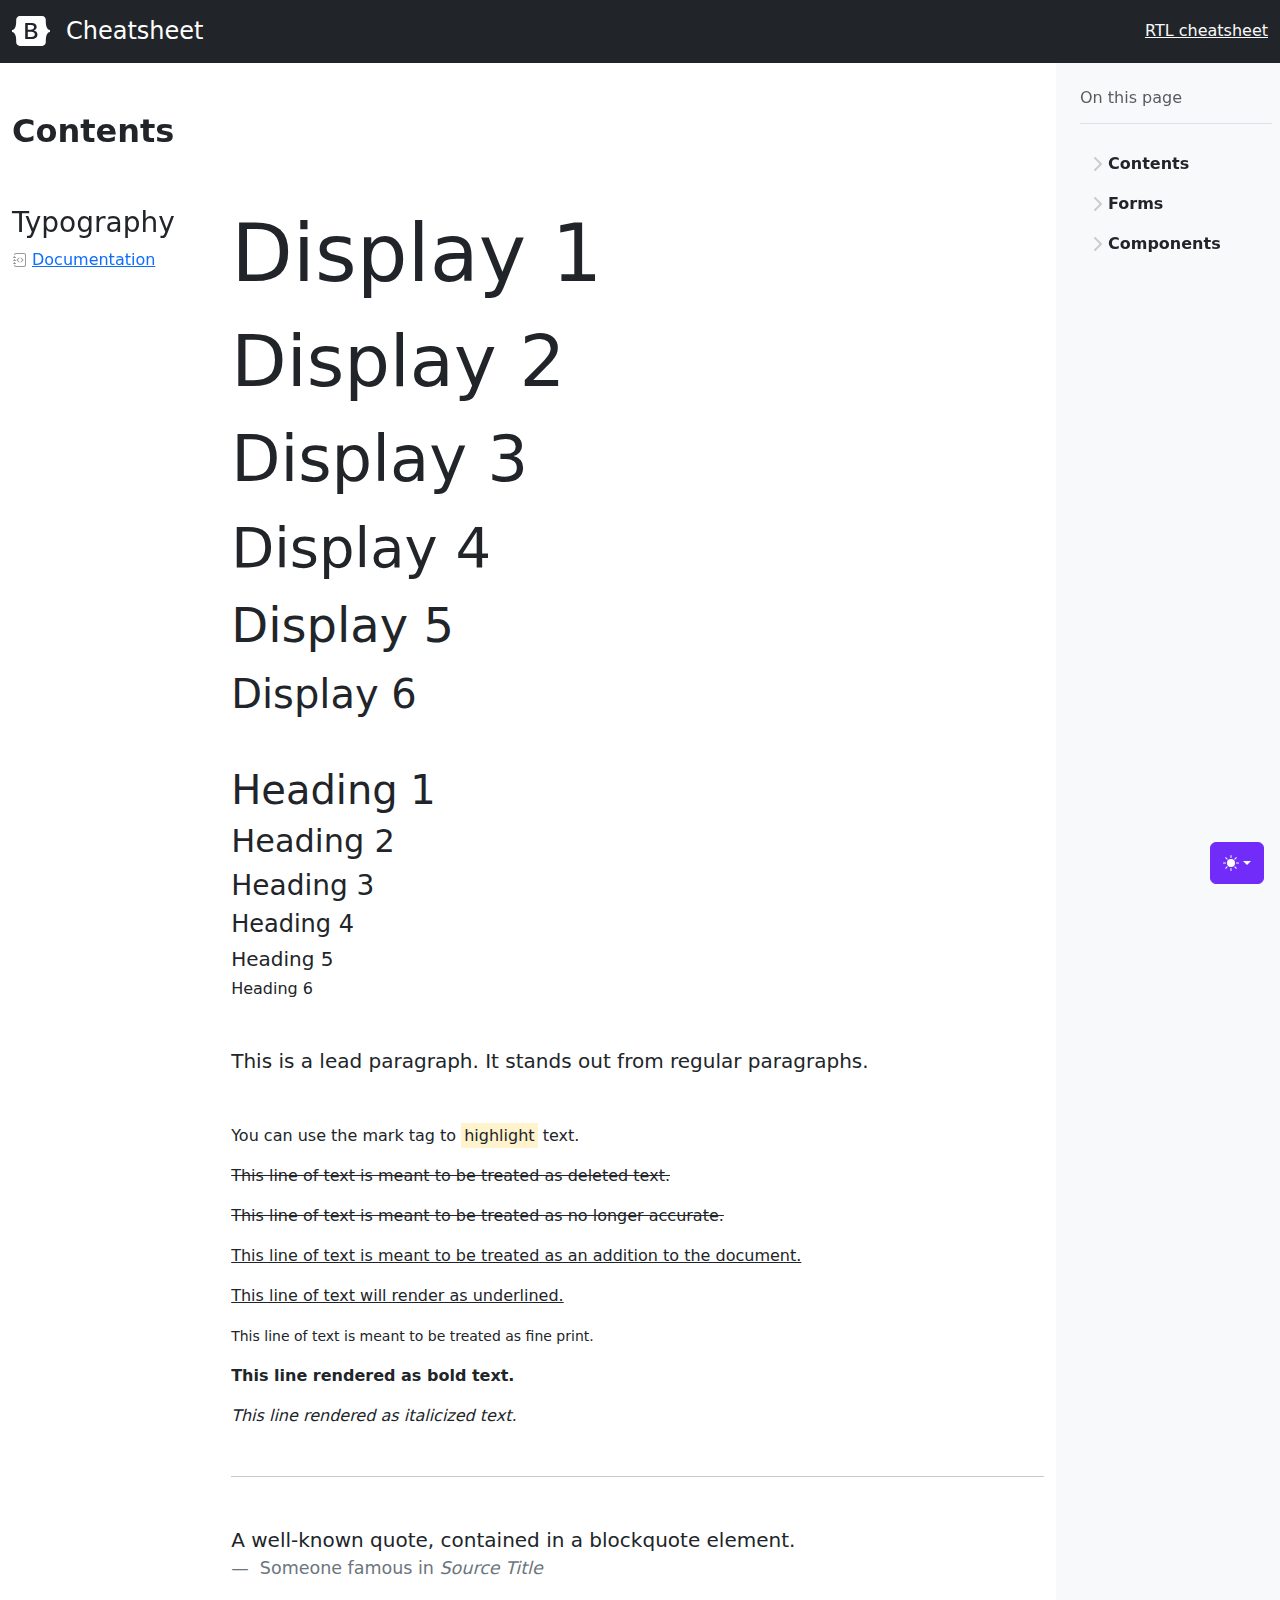
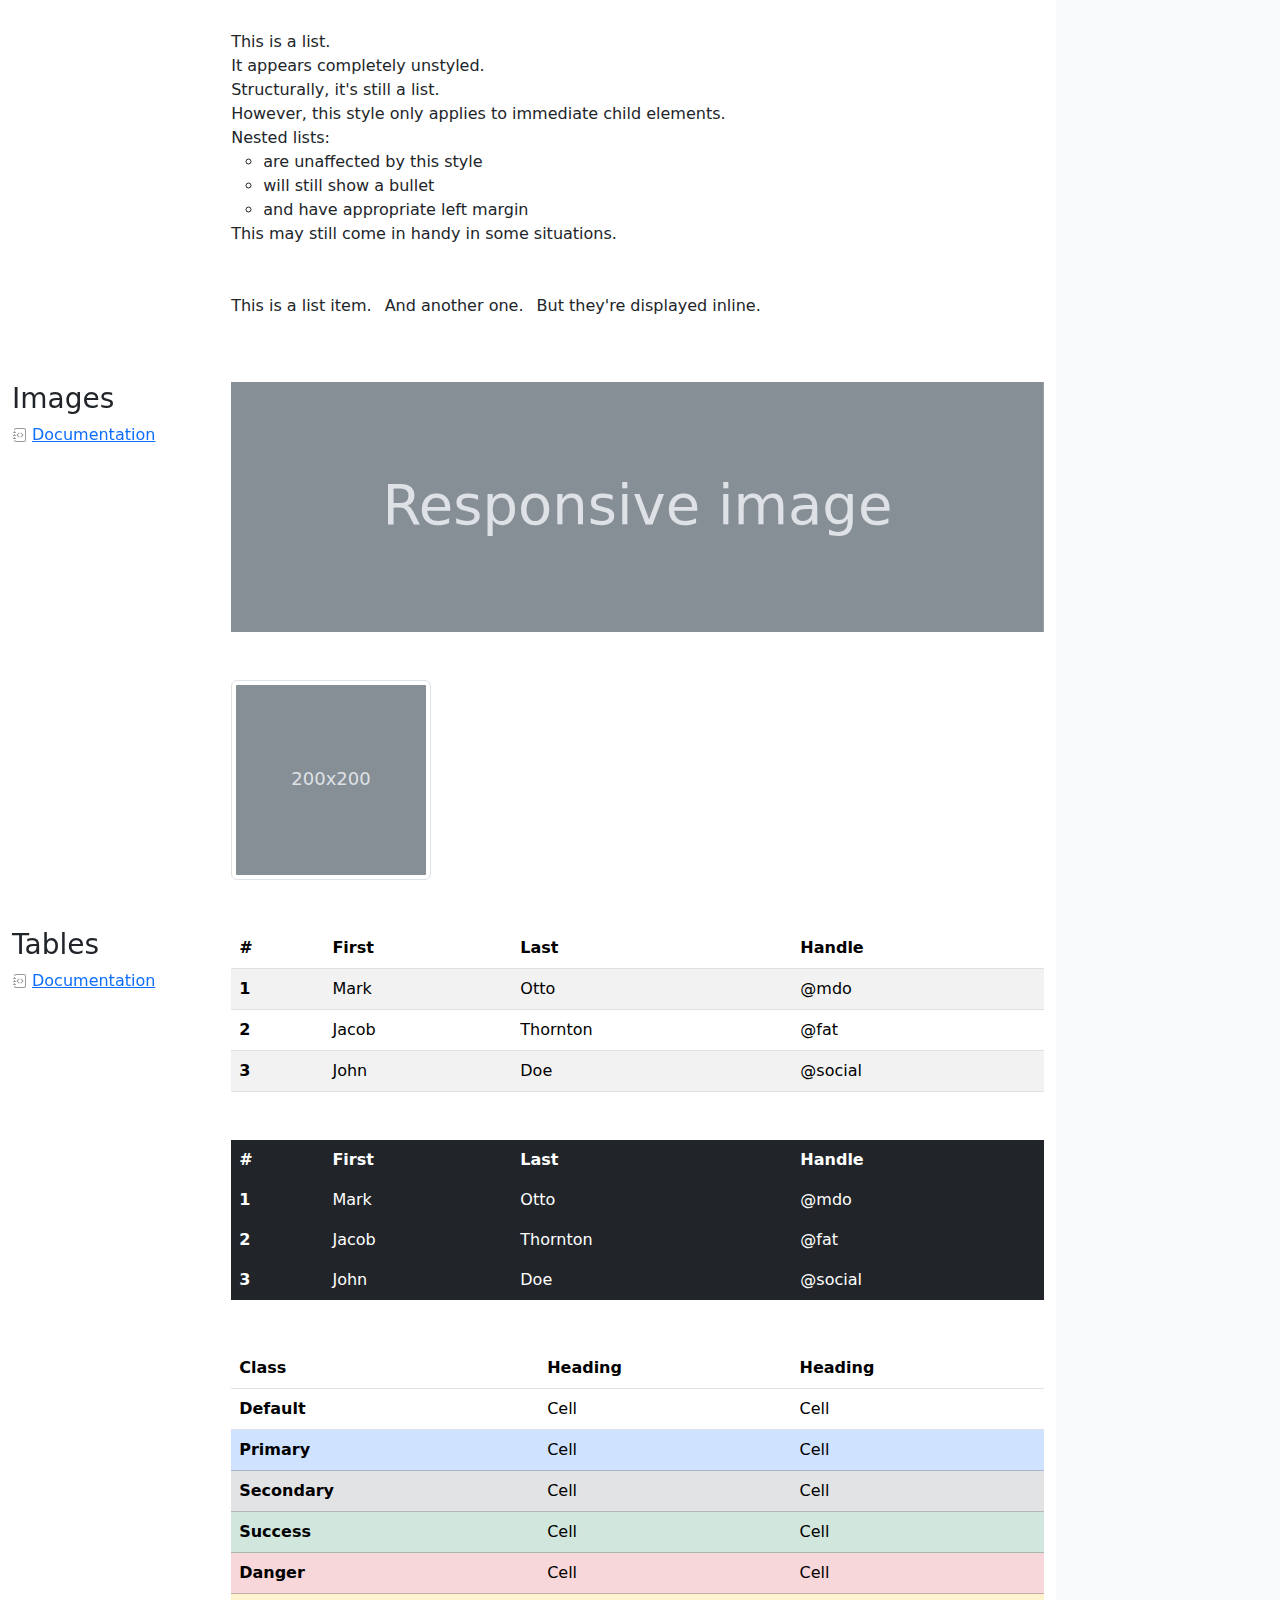
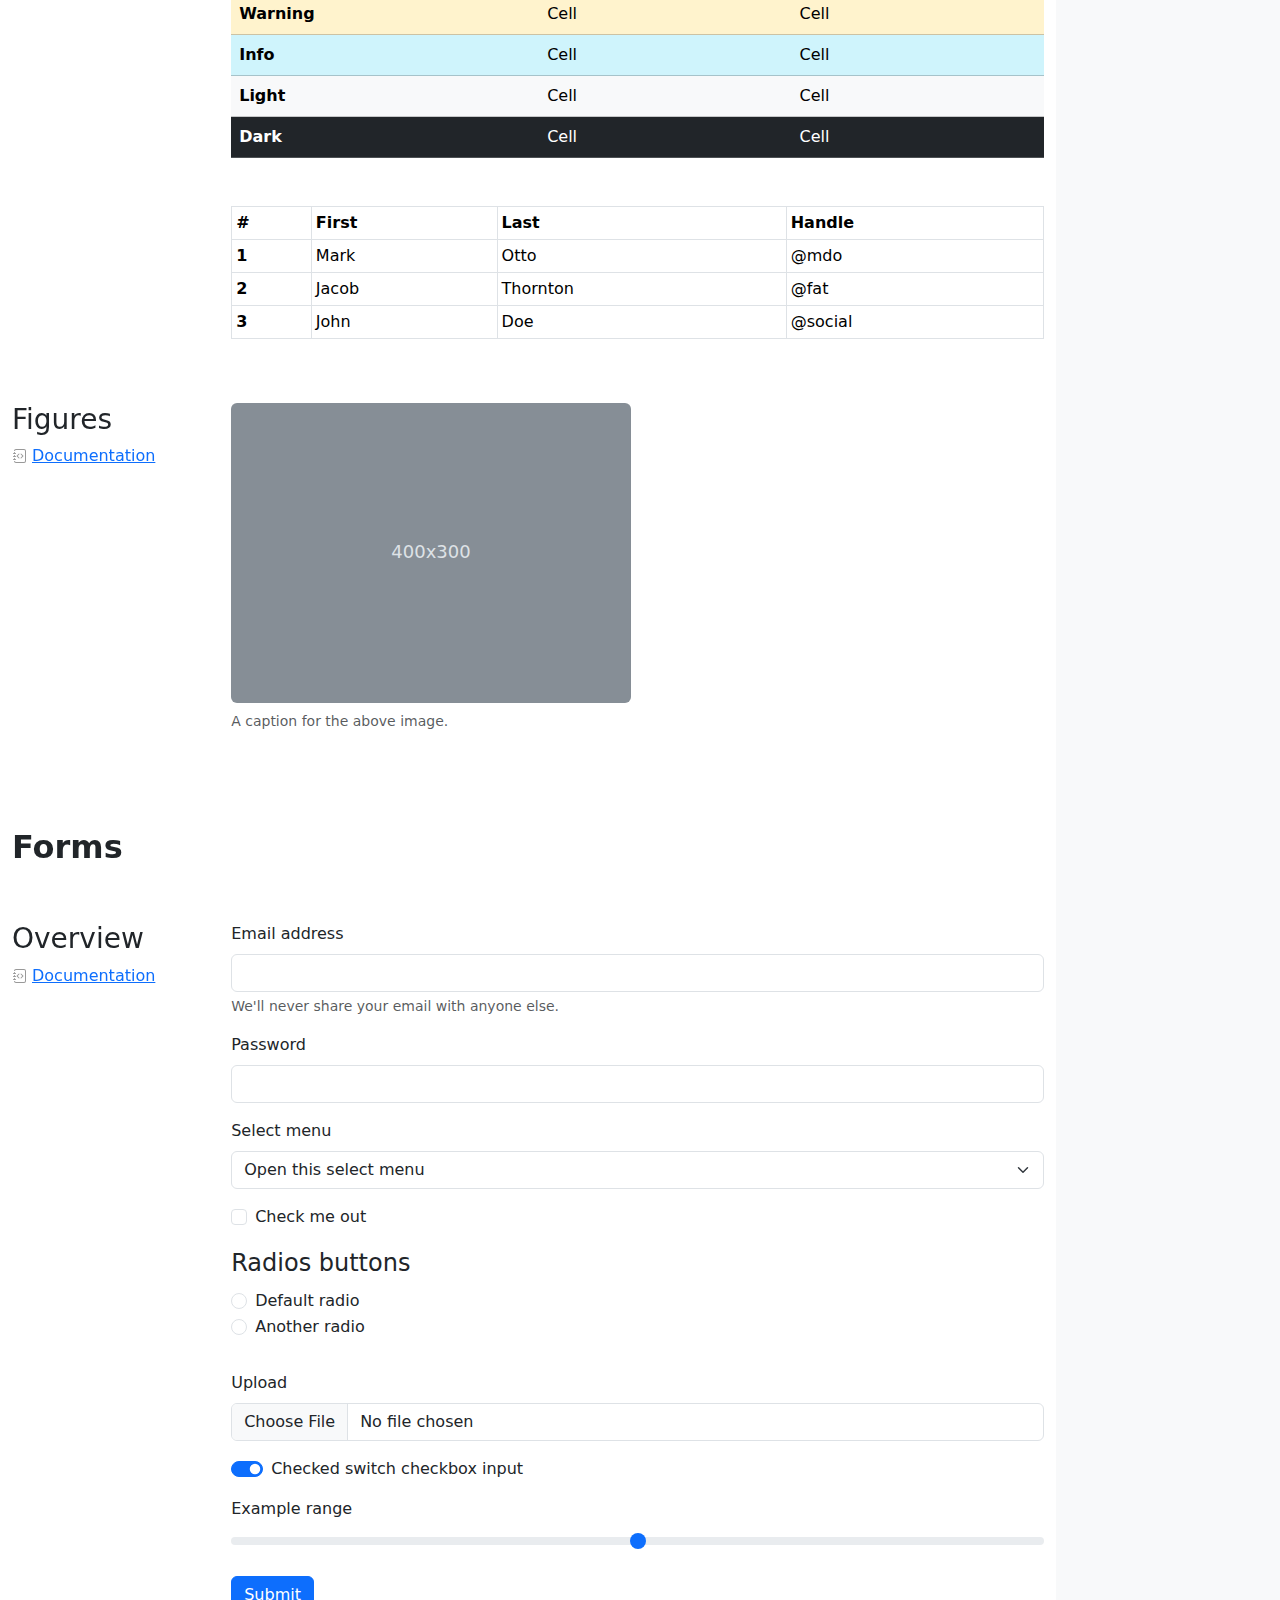
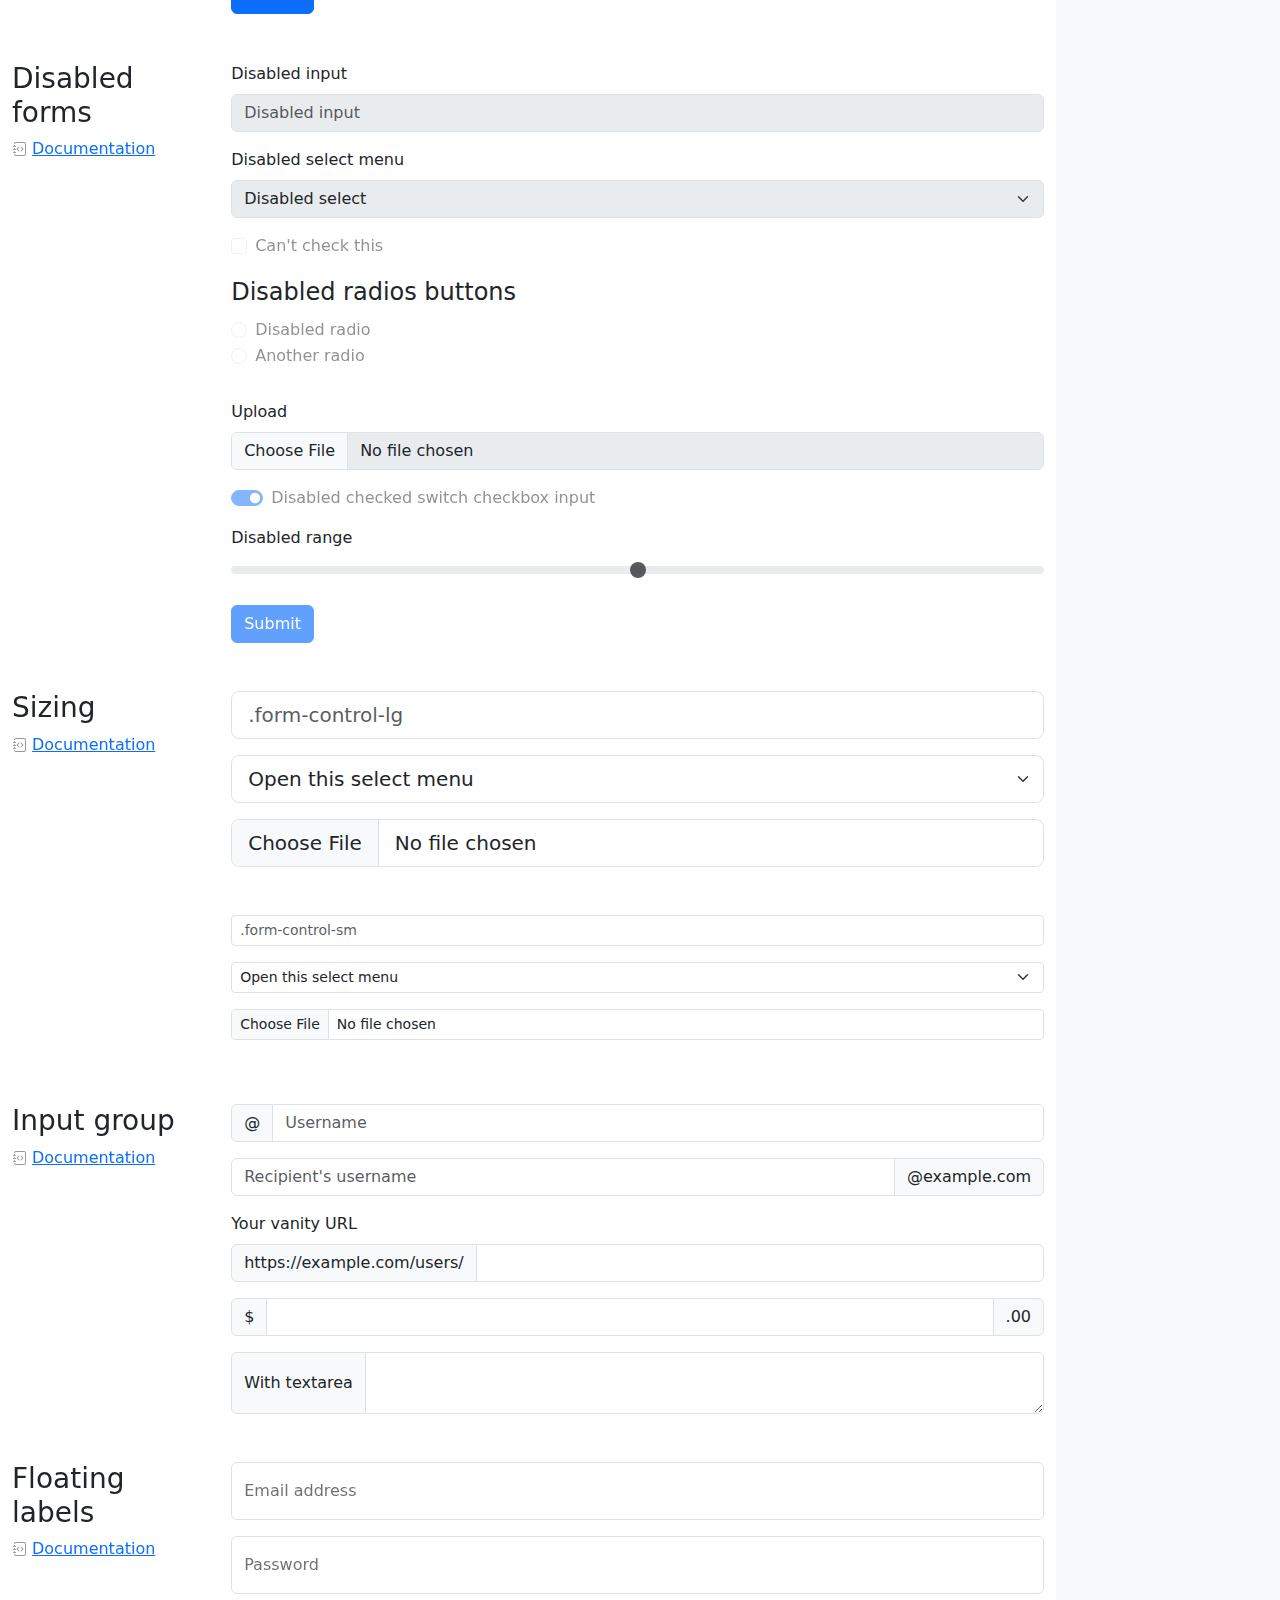
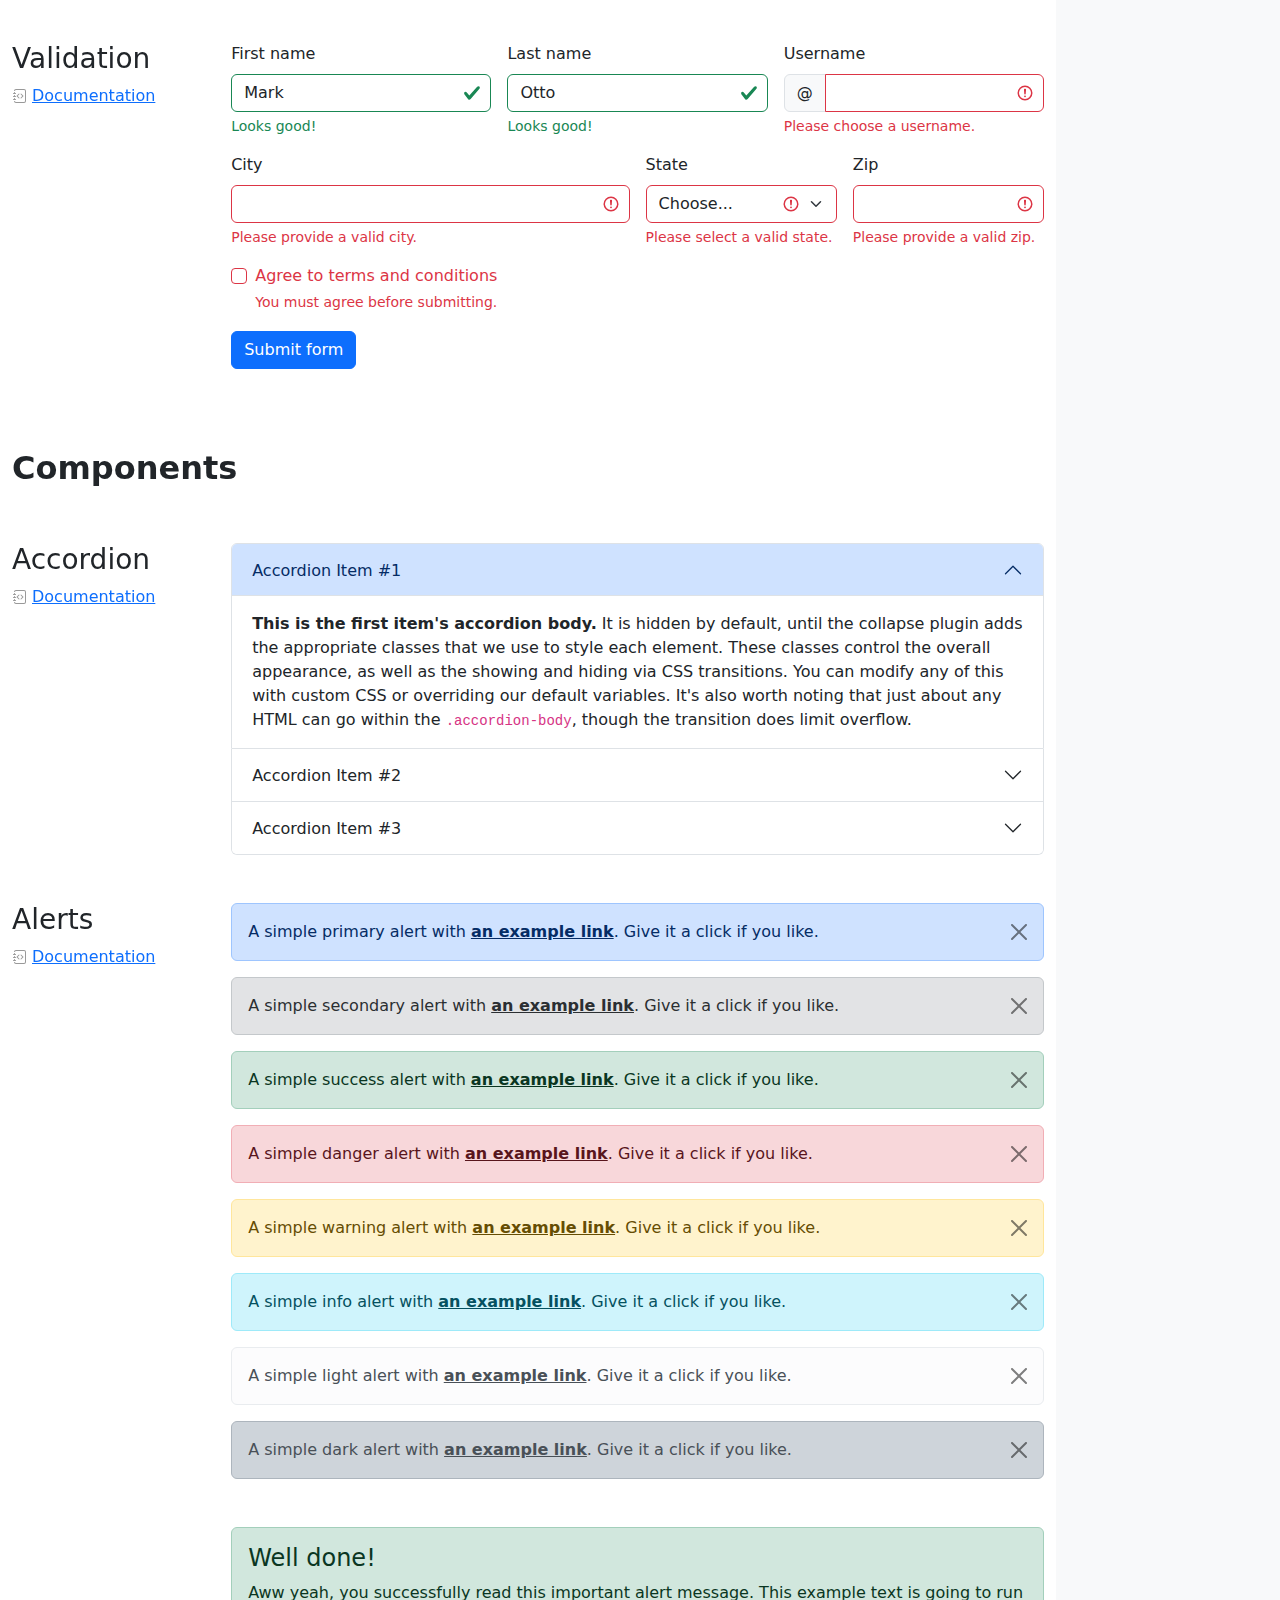
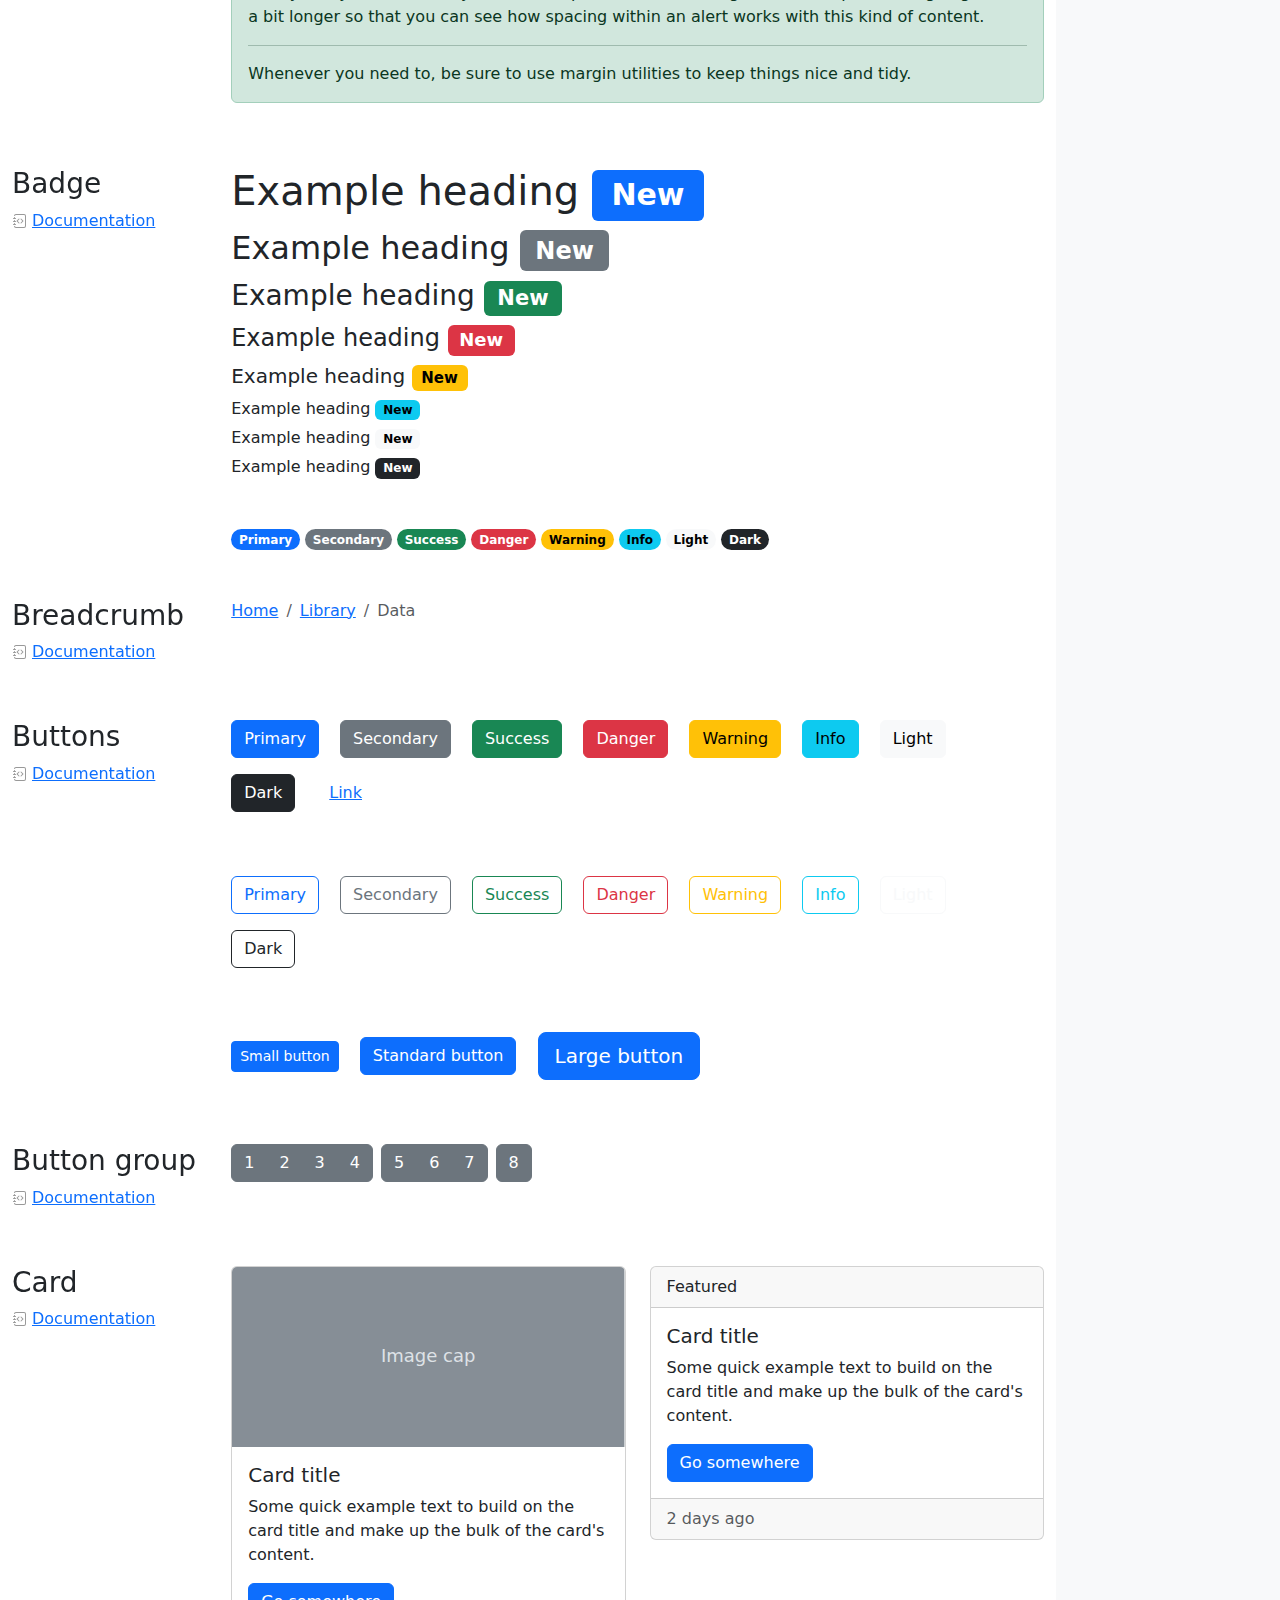
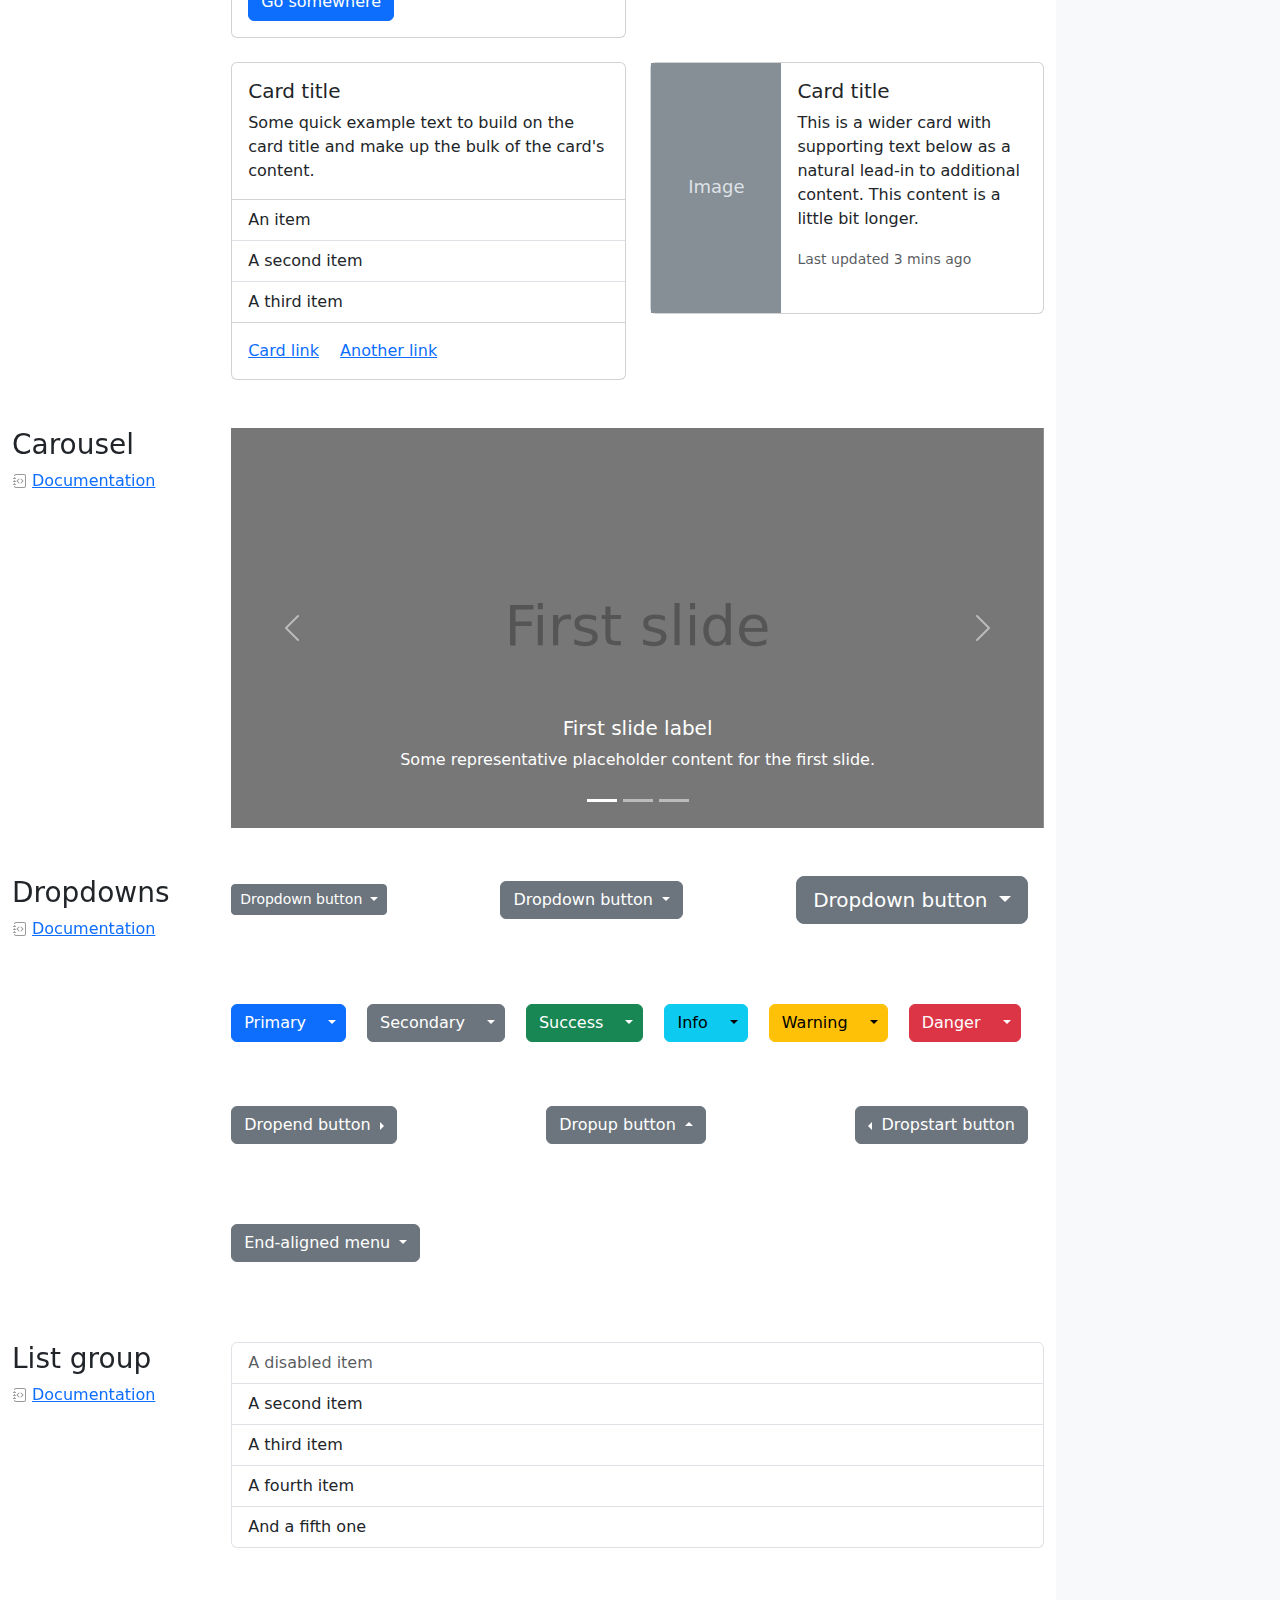
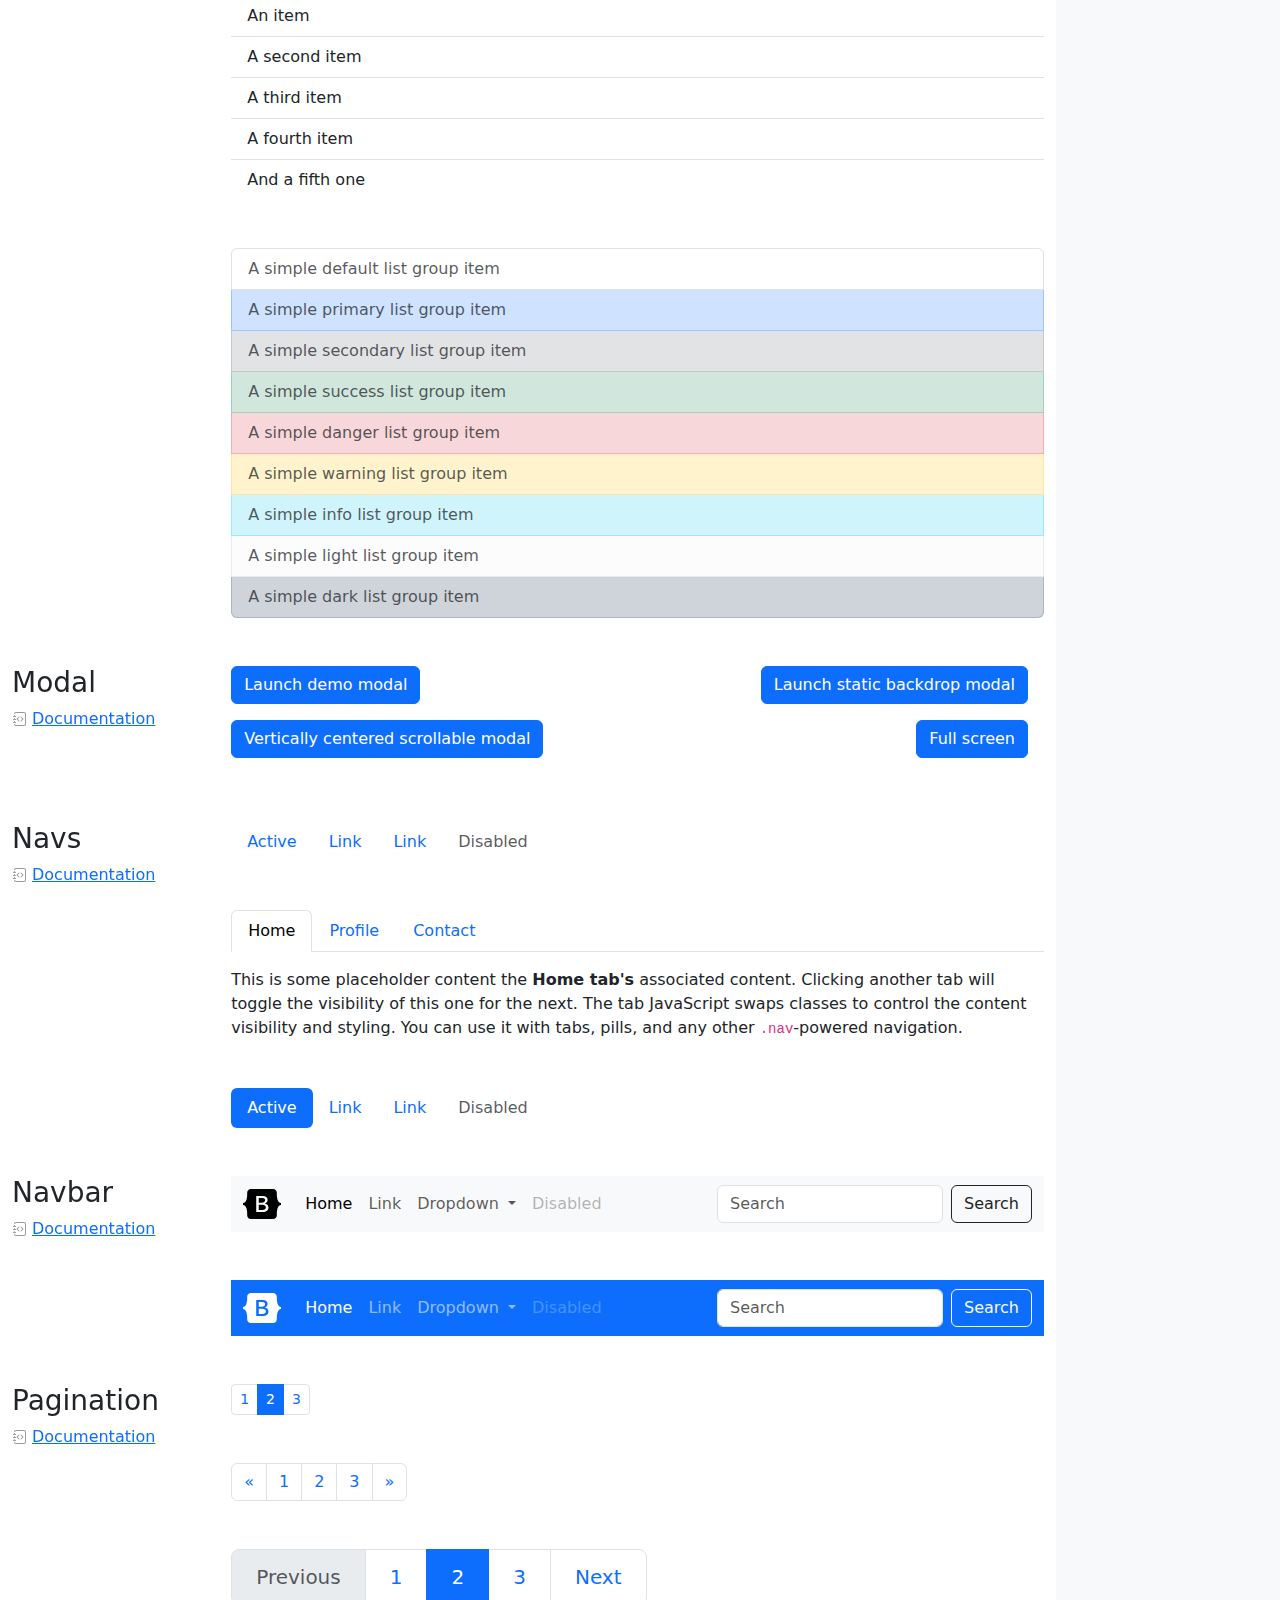
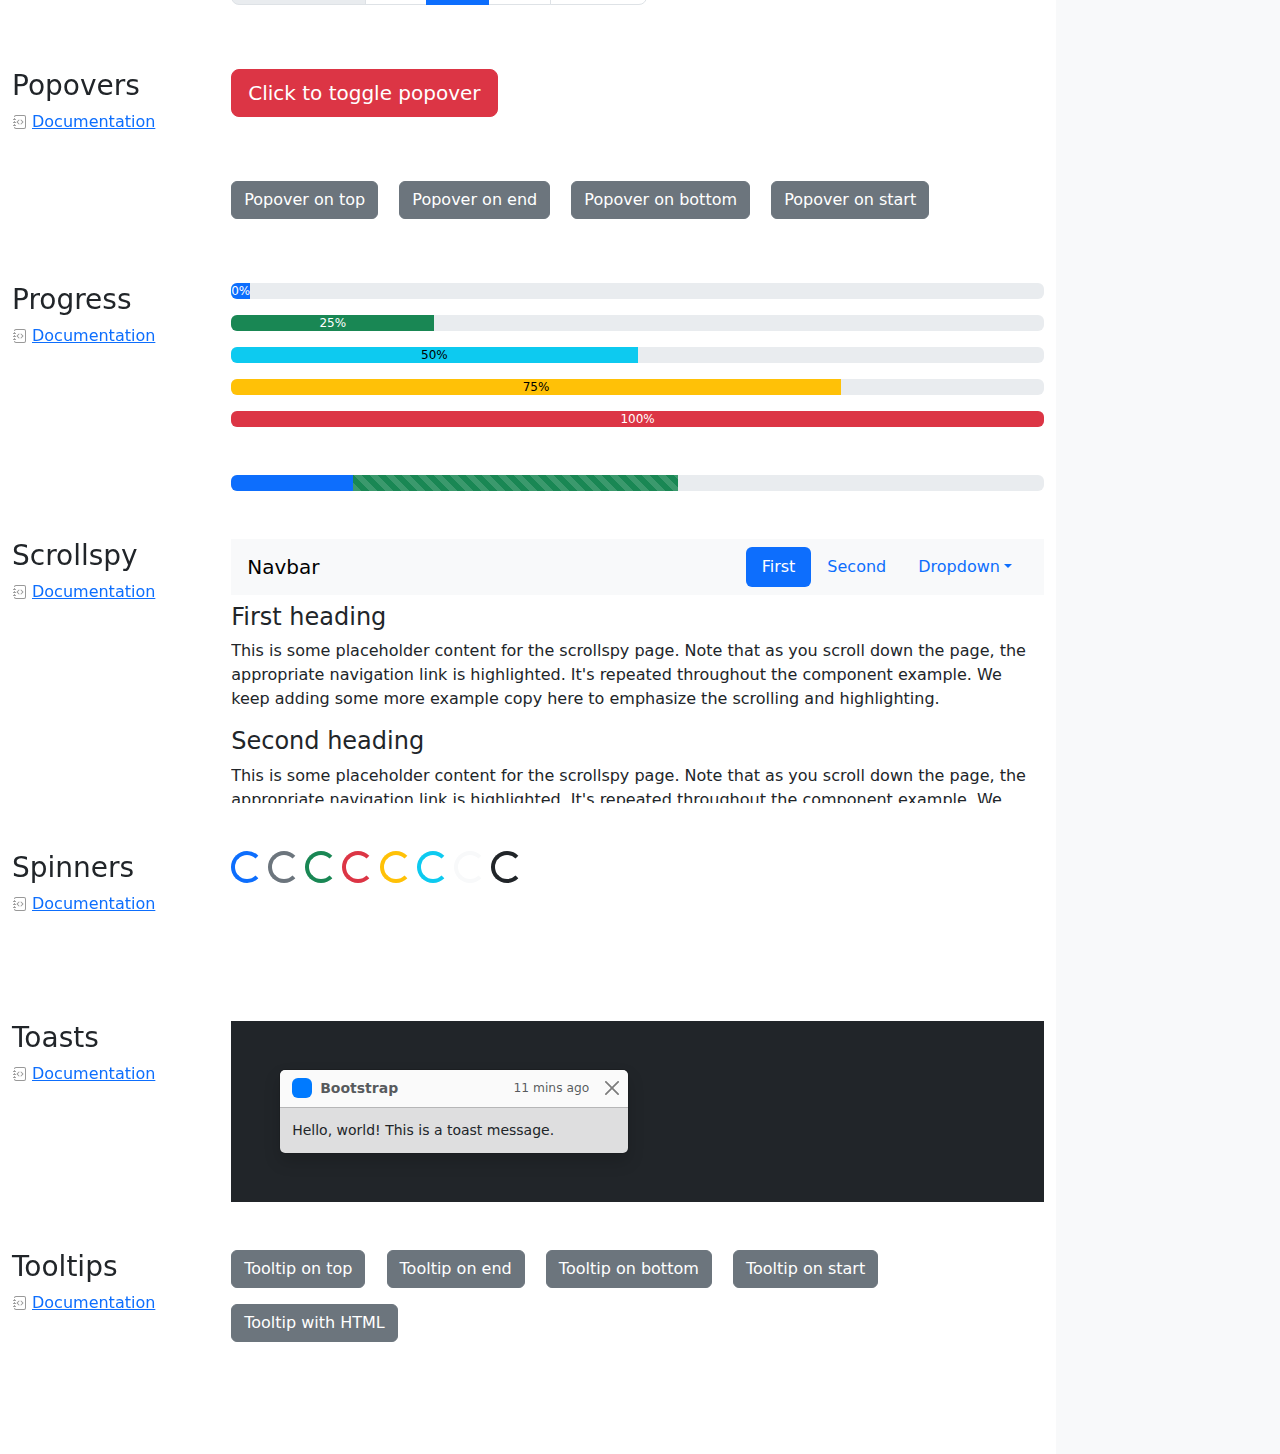
<file: bootstrap-5.3.8-examples/cheatsheet/index.html>
<!doctype html>
<html lang="en" data-bs-theme="auto">
  <head>
    <meta charset="utf-8" />
    <meta name="viewport" content="width=device-width, initial-scale=1" />
    <meta name="description" content="" />
    <meta
      name="author"
      content="Mark Otto, Jacob Thornton, and Bootstrap contributors"
    />
    <meta name="generator" content="Astro v5.13.2" />
    <title>Cheatsheet · Bootstrap v5.3</title>
    <link
      rel="canonical"
      href="https://getbootstrap.com/docs/5.3/examples/cheatsheet/"
    />
    <script src="../assets/js/color-modes.js"></script>
    <link href="../assets/dist/css/bootstrap.min.css" rel="stylesheet" />
    <meta name="theme-color" content="#712cf9" />
    <link href="cheatsheet.css" rel="stylesheet" />
    <style>
      .bd-placeholder-img {
        font-size: 1.125rem;
        text-anchor: middle;
        -webkit-user-select: none;
        -moz-user-select: none;
        user-select: none;
      }
      @media (min-width: 768px) {
        .bd-placeholder-img-lg {
          font-size: 3.5rem;
        }
      }
      .b-example-divider {
        width: 100%;
        height: 3rem;
        background-color: #0000001a;
        border: solid rgba(0, 0, 0, 0.15);
        border-width: 1px 0;
        box-shadow:
          inset 0 0.5em 1.5em #0000001a,
          inset 0 0.125em 0.5em #00000026;
      }
      .b-example-vr {
        flex-shrink: 0;
        width: 1.5rem;
        height: 100vh;
      }
      .bi {
        vertical-align: -0.125em;
        fill: currentColor;
      }
      .nav-scroller {
        position: relative;
        z-index: 2;
        height: 2.75rem;
        overflow-y: hidden;
      }
      .nav-scroller .nav {
        display: flex;
        flex-wrap: nowrap;
        padding-bottom: 1rem;
        margin-top: -1px;
        overflow-x: auto;
        text-align: center;
        white-space: nowrap;
        -webkit-overflow-scrolling: touch;
      }
      .btn-bd-primary {
        --bd-violet-bg: #712cf9;
        --bd-violet-rgb: 112.520718, 44.062154, 249.437846;
        --bs-btn-font-weight: 600;
        --bs-btn-color: var(--bs-white);
        --bs-btn-bg: var(--bd-violet-bg);
        --bs-btn-border-color: var(--bd-violet-bg);
        --bs-btn-hover-color: var(--bs-white);
        --bs-btn-hover-bg: #6528e0;
        --bs-btn-hover-border-color: #6528e0;
        --bs-btn-focus-shadow-rgb: var(--bd-violet-rgb);
        --bs-btn-active-color: var(--bs-btn-hover-color);
        --bs-btn-active-bg: #5a23c8;
        --bs-btn-active-border-color: #5a23c8;
      }
      .bd-mode-toggle {
        z-index: 1500;
      }
      .bd-mode-toggle .bi {
        width: 1em;
        height: 1em;
      }
      .bd-mode-toggle .dropdown-menu .active .bi {
        display: block !important;
      }
    </style>
  </head>
  <body class="bg-body-tertiary">
    <svg xmlns="http://www.w3.org/2000/svg" class="d-none">
      <symbol id="check2" viewBox="0 0 16 16">
        <path
          d="M13.854 3.646a.5.5 0 0 1 0 .708l-7 7a.5.5 0 0 1-.708 0l-3.5-3.5a.5.5 0 1 1 .708-.708L6.5 10.293l6.646-6.647a.5.5 0 0 1 .708 0z"
        ></path>
      </symbol>
      <symbol id="circle-half" viewBox="0 0 16 16">
        <path
          d="M8 15A7 7 0 1 0 8 1v14zm0 1A8 8 0 1 1 8 0a8 8 0 0 1 0 16z"
        ></path>
      </symbol>
      <symbol id="moon-stars-fill" viewBox="0 0 16 16">
        <path
          d="M6 .278a.768.768 0 0 1 .08.858 7.208 7.208 0 0 0-.878 3.46c0 4.021 3.278 7.277 7.318 7.277.527 0 1.04-.055 1.533-.16a.787.787 0 0 1 .81.316.733.733 0 0 1-.031.893A8.349 8.349 0 0 1 8.344 16C3.734 16 0 12.286 0 7.71 0 4.266 2.114 1.312 5.124.06A.752.752 0 0 1 6 .278z"
        ></path>
        <path
          d="M10.794 3.148a.217.217 0 0 1 .412 0l.387 1.162c.173.518.579.924 1.097 1.097l1.162.387a.217.217 0 0 1 0 .412l-1.162.387a1.734 1.734 0 0 0-1.097 1.097l-.387 1.162a.217.217 0 0 1-.412 0l-.387-1.162A1.734 1.734 0 0 0 9.31 6.593l-1.162-.387a.217.217 0 0 1 0-.412l1.162-.387a1.734 1.734 0 0 0 1.097-1.097l.387-1.162zM13.863.099a.145.145 0 0 1 .274 0l.258.774c.115.346.386.617.732.732l.774.258a.145.145 0 0 1 0 .274l-.774.258a1.156 1.156 0 0 0-.732.732l-.258.774a.145.145 0 0 1-.274 0l-.258-.774a1.156 1.156 0 0 0-.732-.732l-.774-.258a.145.145 0 0 1 0-.274l.774-.258c.346-.115.617-.386.732-.732L13.863.1z"
        ></path>
      </symbol>
      <symbol id="sun-fill" viewBox="0 0 16 16">
        <path
          d="M8 12a4 4 0 1 0 0-8 4 4 0 0 0 0 8zM8 0a.5.5 0 0 1 .5.5v2a.5.5 0 0 1-1 0v-2A.5.5 0 0 1 8 0zm0 13a.5.5 0 0 1 .5.5v2a.5.5 0 0 1-1 0v-2A.5.5 0 0 1 8 13zm8-5a.5.5 0 0 1-.5.5h-2a.5.5 0 0 1 0-1h2a.5.5 0 0 1 .5.5zM3 8a.5.5 0 0 1-.5.5h-2a.5.5 0 0 1 0-1h2A.5.5 0 0 1 3 8zm10.657-5.657a.5.5 0 0 1 0 .707l-1.414 1.415a.5.5 0 1 1-.707-.708l1.414-1.414a.5.5 0 0 1 .707 0zm-9.193 9.193a.5.5 0 0 1 0 .707L3.05 13.657a.5.5 0 0 1-.707-.707l1.414-1.414a.5.5 0 0 1 .707 0zm9.193 2.121a.5.5 0 0 1-.707 0l-1.414-1.414a.5.5 0 0 1 .707-.707l1.414 1.414a.5.5 0 0 1 0 .707zM4.464 4.465a.5.5 0 0 1-.707 0L2.343 3.05a.5.5 0 1 1 .707-.707l1.414 1.414a.5.5 0 0 1 0 .708z"
        ></path>
      </symbol>
    </svg>
    <div
      class="dropdown position-fixed bottom-0 end-0 mb-3 me-3 bd-mode-toggle"
    >
      <button
        class="btn btn-bd-primary py-2 dropdown-toggle d-flex align-items-center"
        id="bd-theme"
        type="button"
        aria-expanded="false"
        data-bs-toggle="dropdown"
        aria-label="Toggle theme (auto)"
      >
        <svg class="bi my-1 theme-icon-active" aria-hidden="true">
          <use href="#circle-half"></use>
        </svg>
        <span class="visually-hidden" id="bd-theme-text">Toggle theme</span>
      </button>
      <ul
        class="dropdown-menu dropdown-menu-end shadow"
        aria-labelledby="bd-theme-text"
      >
        <li>
          <button
            type="button"
            class="dropdown-item d-flex align-items-center"
            data-bs-theme-value="light"
            aria-pressed="false"
          >
            <svg class="bi me-2 opacity-50" aria-hidden="true">
              <use href="#sun-fill"></use>
            </svg>
            Light
            <svg class="bi ms-auto d-none" aria-hidden="true">
              <use href="#check2"></use>
            </svg>
          </button>
        </li>
        <li>
          <button
            type="button"
            class="dropdown-item d-flex align-items-center"
            data-bs-theme-value="dark"
            aria-pressed="false"
          >
            <svg class="bi me-2 opacity-50" aria-hidden="true">
              <use href="#moon-stars-fill"></use>
            </svg>
            Dark
            <svg class="bi ms-auto d-none" aria-hidden="true">
              <use href="#check2"></use>
            </svg>
          </button>
        </li>
        <li>
          <button
            type="button"
            class="dropdown-item d-flex align-items-center active"
            data-bs-theme-value="auto"
            aria-pressed="true"
          >
            <svg class="bi me-2 opacity-50" aria-hidden="true">
              <use href="#circle-half"></use>
            </svg>
            Auto
            <svg class="bi ms-auto d-none" aria-hidden="true">
              <use href="#check2"></use>
            </svg>
          </button>
        </li>
      </ul>
    </div>
    <header
      class="bd-header bg-dark py-3 d-flex align-items-stretch border-bottom border-dark"
    >
      <div class="container-fluid d-flex align-items-center">
        <h1 class="d-flex align-items-center fs-4 text-white mb-0">
          <img
            src="../assets/brand/bootstrap-logo-white.svg"
            width="38"
            height="30"
            class="me-3"
            alt="Bootstrap"
          />
          Cheatsheet
        </h1>
        <a
          href="../examples/cheatsheet-rtl/"
          class="ms-auto link-light"
          hreflang="ar"
          >RTL cheatsheet</a
        >
      </div>
    </header>
    <aside
      class="bd-aside sticky-xl-top text-body-secondary align-self-start mb-3 mb-xl-5 px-2"
    >
      <h2 class="h6 pt-4 pb-3 mb-4 border-bottom">On this page</h2>
      <nav class="small" id="toc">
        <ul class="list-unstyled">
          <li class="my-2">
            <button
              type="button"
              class="btn d-inline-flex align-items-center collapsed border-0"
              data-bs-toggle="collapse"
              aria-expanded="false"
              data-bs-target="#contents-collapse"
              aria-controls="contents-collapse"
            >
              Contents
            </button>
            <ul class="list-unstyled ps-3 collapse" id="contents-collapse">
              <li>
                <a
                  class="d-inline-flex align-items-center rounded text-decoration-none"
                  href="#typography"
                  >Typography</a
                >
              </li>
              <li>
                <a
                  class="d-inline-flex align-items-center rounded text-decoration-none"
                  href="#images"
                  >Images</a
                >
              </li>
              <li>
                <a
                  class="d-inline-flex align-items-center rounded text-decoration-none"
                  href="#tables"
                  >Tables</a
                >
              </li>
              <li>
                <a
                  class="d-inline-flex align-items-center rounded text-decoration-none"
                  href="#figures"
                  >Figures</a
                >
              </li>
            </ul>
          </li>
          <li class="my-2">
            <button
              type="button"
              class="btn d-inline-flex align-items-center collapsed border-0"
              data-bs-toggle="collapse"
              aria-expanded="false"
              data-bs-target="#forms-collapse"
              aria-controls="forms-collapse"
            >
              Forms
            </button>
            <ul class="list-unstyled ps-3 collapse" id="forms-collapse">
              <li>
                <a
                  class="d-inline-flex align-items-center rounded text-decoration-none"
                  href="#overview"
                  >Overview</a
                >
              </li>
              <li>
                <a
                  class="d-inline-flex align-items-center rounded text-decoration-none"
                  href="#disabled-forms"
                  >Disabled forms</a
                >
              </li>
              <li>
                <a
                  class="d-inline-flex align-items-center rounded text-decoration-none"
                  href="#sizing"
                  >Sizing</a
                >
              </li>
              <li>
                <a
                  class="d-inline-flex align-items-center rounded text-decoration-none"
                  href="#input-group"
                  >Input group</a
                >
              </li>
              <li>
                <a
                  class="d-inline-flex align-items-center rounded text-decoration-none"
                  href="#floating-labels"
                  >Floating labels</a
                >
              </li>
              <li>
                <a
                  class="d-inline-flex align-items-center rounded text-decoration-none"
                  href="#validation"
                  >Validation</a
                >
              </li>
            </ul>
          </li>
          <li class="my-2">
            <button
              type="button"
              class="btn d-inline-flex align-items-center collapsed border-0"
              data-bs-toggle="collapse"
              aria-expanded="false"
              data-bs-target="#components-collapse"
              aria-controls="components-collapse"
            >
              Components
            </button>
            <ul class="list-unstyled ps-3 collapse" id="components-collapse">
              <li>
                <a
                  class="d-inline-flex align-items-center rounded text-decoration-none"
                  href="#accordion"
                  >Accordion</a
                >
              </li>
              <li>
                <a
                  class="d-inline-flex align-items-center rounded text-decoration-none"
                  href="#alerts"
                  >Alerts</a
                >
              </li>
              <li>
                <a
                  class="d-inline-flex align-items-center rounded text-decoration-none"
                  href="#badge"
                  >Badge</a
                >
              </li>
              <li>
                <a
                  class="d-inline-flex align-items-center rounded text-decoration-none"
                  href="#breadcrumb"
                  >Breadcrumb</a
                >
              </li>
              <li>
                <a
                  class="d-inline-flex align-items-center rounded text-decoration-none"
                  href="#buttons"
                  >Buttons</a
                >
              </li>
              <li>
                <a
                  class="d-inline-flex align-items-center rounded text-decoration-none"
                  href="#button-group"
                  >Button group</a
                >
              </li>
              <li>
                <a
                  class="d-inline-flex align-items-center rounded text-decoration-none"
                  href="#card"
                  >Card</a
                >
              </li>
              <li>
                <a
                  class="d-inline-flex align-items-center rounded text-decoration-none"
                  href="#carousel"
                  >Carousel</a
                >
              </li>
              <li>
                <a
                  class="d-inline-flex align-items-center rounded text-decoration-none"
                  href="#dropdowns"
                  >Dropdowns</a
                >
              </li>
              <li>
                <a
                  class="d-inline-flex align-items-center rounded text-decoration-none"
                  href="#list-group"
                  >List group</a
                >
              </li>
              <li>
                <a
                  class="d-inline-flex align-items-center rounded text-decoration-none"
                  href="#modal"
                  >Modal</a
                >
              </li>
              <li>
                <a
                  class="d-inline-flex align-items-center rounded text-decoration-none"
                  href="#navs"
                  >Navs</a
                >
              </li>
              <li>
                <a
                  class="d-inline-flex align-items-center rounded text-decoration-none"
                  href="#navbar"
                  >Navbar</a
                >
              </li>
              <li>
                <a
                  class="d-inline-flex align-items-center rounded text-decoration-none"
                  href="#pagination"
                  >Pagination</a
                >
              </li>
              <li>
                <a
                  class="d-inline-flex align-items-center rounded text-decoration-none"
                  href="#popovers"
                  >Popovers</a
                >
              </li>
              <li>
                <a
                  class="d-inline-flex align-items-center rounded text-decoration-none"
                  href="#progress"
                  >Progress</a
                >
              </li>
              <li>
                <a
                  class="d-inline-flex align-items-center rounded text-decoration-none"
                  href="#scrollspy"
                  >Scrollspy</a
                >
              </li>
              <li>
                <a
                  class="d-inline-flex align-items-center rounded text-decoration-none"
                  href="#spinners"
                  >Spinners</a
                >
              </li>
              <li>
                <a
                  class="d-inline-flex align-items-center rounded text-decoration-none"
                  href="#toasts"
                  >Toasts</a
                >
              </li>
              <li>
                <a
                  class="d-inline-flex align-items-center rounded text-decoration-none"
                  href="#tooltips"
                  >Tooltips</a
                >
              </li>
            </ul>
          </li>
        </ul>
      </nav>
    </aside>
    <main class="bd-cheatsheet container-fluid bg-body">
      <section id="content">
        <h2 class="sticky-xl-top fw-bold pt-3 pt-xl-5 pb-2 pb-xl-3">
          Contents
        </h2>
        <article class="my-3" id="typography">
          <div
            class="bd-heading sticky-xl-top align-self-start mt-5 mb-3 mt-xl-0 mb-xl-2"
          >
            <h3>Typography</h3>
            <a class="d-flex align-items-center" href="../content/typography"
              >Documentation</a
            >
          </div>
          <div>
            <div class="bd-example-snippet bd-code-snippet">
              <div class="bd-example m-0 border-0">
                <p class="display-1">Display 1</p>
                <p class="display-2">Display 2</p>
                <p class="display-3">Display 3</p>
                <p class="display-4">Display 4</p>
                <p class="display-5">Display 5</p>
                <p class="display-6">Display 6</p>
              </div>
            </div>
            <div class="bd-example-snippet bd-code-snippet">
              <div class="bd-example m-0 border-0">
                <p class="h1">Heading 1</p>
                <p class="h2">Heading 2</p>
                <p class="h3">Heading 3</p>
                <p class="h4">Heading 4</p>
                <p class="h5">Heading 5</p>
                <p class="h6">Heading 6</p>
              </div>
            </div>
            <div class="bd-example-snippet bd-code-snippet">
              <div class="bd-example m-0 border-0">
                <p class="lead">
                  This is a lead paragraph. It stands out from regular
                  paragraphs.
                </p>
              </div>
            </div>
            <div class="bd-example-snippet bd-code-snippet">
              <div class="bd-example m-0 border-0">
                <p>You can use the mark tag to <mark>highlight</mark> text.</p>
                <p>
                  <del
                    >This line of text is meant to be treated as deleted
                    text.</del
                  >
                </p>
                <p>
                  <s
                    >This line of text is meant to be treated as no longer
                    accurate.</s
                  >
                </p>
                <p>
                  <ins
                    >This line of text is meant to be treated as an addition to
                    the document.</ins
                  >
                </p>
                <p><u>This line of text will render as underlined.</u></p>
                <p>
                  <small
                    >This line of text is meant to be treated as fine
                    print.</small
                  >
                </p>
                <p><strong>This line rendered as bold text.</strong></p>
                <p><em>This line rendered as italicized text.</em></p>
              </div>
            </div>
            <div class="bd-example-snippet bd-code-snippet">
              <div class="bd-example m-0 border-0">
                <hr />
              </div>
            </div>
            <div class="bd-example-snippet bd-code-snippet">
              <div class="bd-example m-0 border-0">
                <blockquote class="blockquote">
                  <p>A well-known quote, contained in a blockquote element.</p>
                  <footer class="blockquote-footer">
                    Someone famous in
                    <cite title="Source Title">Source Title</cite>
                  </footer>
                </blockquote>
              </div>
            </div>
            <div class="bd-example-snippet bd-code-snippet">
              <div class="bd-example m-0 border-0">
                <ul class="list-unstyled">
                  <li>This is a list.</li>
                  <li>It appears completely unstyled.</li>
                  <li>Structurally, it's still a list.</li>
                  <li>
                    However, this style only applies to immediate child
                    elements.
                  </li>
                  <li>
                    Nested lists:
                    <ul>
                      <li>are unaffected by this style</li>
                      <li>will still show a bullet</li>
                      <li>and have appropriate left margin</li>
                    </ul>
                  </li>
                  <li>This may still come in handy in some situations.</li>
                </ul>
              </div>
            </div>
            <div class="bd-example-snippet bd-code-snippet">
              <div class="bd-example m-0 border-0">
                <ul class="list-inline">
                  <li class="list-inline-item">This is a list item.</li>
                  <li class="list-inline-item">And another one.</li>
                  <li class="list-inline-item">
                    But they're displayed inline.
                  </li>
                </ul>
              </div>
            </div>
          </div>
        </article>
        <article class="my-3" id="images">
          <div
            class="bd-heading sticky-xl-top align-self-start mt-5 mb-3 mt-xl-0 mb-xl-2"
          >
            <h3>Images</h3>
            <a class="d-flex align-items-center" href="../content/images"
              >Documentation</a
            >
          </div>
          <div>
            <div class="bd-example-snippet bd-code-snippet">
              <div class="bd-example m-0 border-0">
                <svg
                  aria-label="Placeholder: Responsive image"
                  class="bd-placeholder-img bd-placeholder-img-lg img-fluid"
                  height="250"
                  preserveAspectRatio="xMidYMid slice"
                  role="img"
                  width="100%"
                  xmlns="http://www.w3.org/2000/svg"
                >
                  <title>Placeholder</title>
                  <rect width="100%" height="100%" fill="#868e96" />
                  <text x="50%" y="50%" fill="#dee2e6" dy=".3em">
                    Responsive image
                  </text>
                </svg>
              </div>
            </div>
            <div class="bd-example-snippet bd-code-snippet">
              <div class="bd-example m-0 border-0">
                <svg
                  aria-label="A generic square placeholder image with a white border around it, making it resemble a photograph taken with an old instant camera: 200x200"
                  class="bd-placeholder-img img-thumbnail"
                  height="200"
                  preserveAspectRatio="xMidYMid slice"
                  role="img"
                  width="200"
                  xmlns="http://www.w3.org/2000/svg"
                >
                  <title>
                    A generic square placeholder image with a white border
                    around it, making it resemble a photograph taken with an old
                    instant camera
                  </title>
                  <rect width="100%" height="100%" fill="#868e96" />
                  <text x="50%" y="50%" fill="#dee2e6" dy=".3em">200x200</text>
                </svg>
              </div>
            </div>
          </div>
        </article>
        <article class="my-3" id="tables">
          <div
            class="bd-heading sticky-xl-top align-self-start mt-5 mb-3 mt-xl-0 mb-xl-2"
          >
            <h3>Tables</h3>
            <a class="d-flex align-items-center" href="../content/tables"
              >Documentation</a
            >
          </div>
          <div>
            <div class="bd-example-snippet bd-code-snippet">
              <div class="bd-example m-0 border-0">
                <table class="table table-striped">
                  <thead>
                    <tr>
                      <th scope="col">#</th>
                      <th scope="col">First</th>
                      <th scope="col">Last</th>
                      <th scope="col">Handle</th>
                    </tr>
                  </thead>
                  <tbody>
                    <tr>
                      <th scope="row">1</th>
                      <td>Mark</td>
                      <td>Otto</td>
                      <td>@mdo</td>
                    </tr>
                    <tr>
                      <th scope="row">2</th>
                      <td>Jacob</td>
                      <td>Thornton</td>
                      <td>@fat</td>
                    </tr>
                    <tr>
                      <th scope="row">3</th>
                      <td>John</td>
                      <td>Doe</td>
                      <td>@social</td>
                    </tr>
                  </tbody>
                </table>
              </div>
            </div>
            <div class="bd-example-snippet bd-code-snippet">
              <div class="bd-example m-0 border-0">
                <table class="table table-dark table-borderless">
                  <thead>
                    <tr>
                      <th scope="col">#</th>
                      <th scope="col">First</th>
                      <th scope="col">Last</th>
                      <th scope="col">Handle</th>
                    </tr>
                  </thead>
                  <tbody>
                    <tr>
                      <th scope="row">1</th>
                      <td>Mark</td>
                      <td>Otto</td>
                      <td>@mdo</td>
                    </tr>
                    <tr>
                      <th scope="row">2</th>
                      <td>Jacob</td>
                      <td>Thornton</td>
                      <td>@fat</td>
                    </tr>
                    <tr>
                      <th scope="row">3</th>
                      <td>John</td>
                      <td>Doe</td>
                      <td>@social</td>
                    </tr>
                  </tbody>
                </table>
              </div>
            </div>
            <div class="bd-example-snippet bd-code-snippet">
              <div class="bd-example m-0 border-0">
                <table class="table table-hover">
                  <thead>
                    <tr>
                      <th scope="col">Class</th>
                      <th scope="col">Heading</th>
                      <th scope="col">Heading</th>
                    </tr>
                  </thead>
                  <tbody>
                    <tr>
                      <th scope="row">Default</th>
                      <td>Cell</td>
                      <td>Cell</td>
                    </tr>
                    <tr class="table-primary">
                      <th scope="row">Primary</th>
                      <td>Cell</td>
                      <td>Cell</td>
                    </tr>
                    <tr class="table-secondary">
                      <th scope="row">Secondary</th>
                      <td>Cell</td>
                      <td>Cell</td>
                    </tr>
                    <tr class="table-success">
                      <th scope="row">Success</th>
                      <td>Cell</td>
                      <td>Cell</td>
                    </tr>
                    <tr class="table-danger">
                      <th scope="row">Danger</th>
                      <td>Cell</td>
                      <td>Cell</td>
                    </tr>
                    <tr class="table-warning">
                      <th scope="row">Warning</th>
                      <td>Cell</td>
                      <td>Cell</td>
                    </tr>
                    <tr class="table-info">
                      <th scope="row">Info</th>
                      <td>Cell</td>
                      <td>Cell</td>
                    </tr>
                    <tr class="table-light">
                      <th scope="row">Light</th>
                      <td>Cell</td>
                      <td>Cell</td>
                    </tr>
                    <tr class="table-dark">
                      <th scope="row">Dark</th>
                      <td>Cell</td>
                      <td>Cell</td>
                    </tr>
                  </tbody>
                </table>
              </div>
            </div>
            <div class="bd-example-snippet bd-code-snippet">
              <div class="bd-example m-0 border-0">
                <table class="table table-sm table-bordered">
                  <thead>
                    <tr>
                      <th scope="col">#</th>
                      <th scope="col">First</th>
                      <th scope="col">Last</th>
                      <th scope="col">Handle</th>
                    </tr>
                  </thead>
                  <tbody>
                    <tr>
                      <th scope="row">1</th>
                      <td>Mark</td>
                      <td>Otto</td>
                      <td>@mdo</td>
                    </tr>
                    <tr>
                      <th scope="row">2</th>
                      <td>Jacob</td>
                      <td>Thornton</td>
                      <td>@fat</td>
                    </tr>
                    <tr>
                      <th scope="row">3</th>
                      <td>John</td>
                      <td>Doe</td>
                      <td>@social</td>
                    </tr>
                  </tbody>
                </table>
              </div>
            </div>
          </div>
        </article>
        <article class="my-3" id="figures">
          <div
            class="bd-heading sticky-xl-top align-self-start mt-5 mb-3 mt-xl-0 mb-xl-2"
          >
            <h3>Figures</h3>
            <a class="d-flex align-items-center" href="../content/figures"
              >Documentation</a
            >
          </div>
          <div>
            <div class="bd-example-snippet bd-code-snippet">
              <div class="bd-example m-0 border-0">
                <figure class="figure">
                  <svg
                    aria-label="Placeholder: 400x300"
                    class="bd-placeholder-img figure-img img-fluid rounded"
                    height="300"
                    preserveAspectRatio="xMidYMid slice"
                    role="img"
                    width="400"
                    xmlns="http://www.w3.org/2000/svg"
                  >
                    <title>Placeholder</title>
                    <rect width="100%" height="100%" fill="#868e96" />
                    <text x="50%" y="50%" fill="#dee2e6" dy=".3em">
                      400x300
                    </text>
                  </svg>
                  <figcaption class="figure-caption">
                    A caption for the above image.
                  </figcaption>
                </figure>
              </div>
            </div>
          </div>
        </article>
      </section>
      <section id="forms">
        <h2 class="sticky-xl-top fw-bold pt-3 pt-xl-5 pb-2 pb-xl-3">Forms</h2>
        <article class="my-3" id="overview">
          <div
            class="bd-heading sticky-xl-top align-self-start mt-5 mb-3 mt-xl-0 mb-xl-2"
          >
            <h3>Overview</h3>
            <a class="d-flex align-items-center" href="../forms/overview/"
              >Documentation</a
            >
          </div>
          <div>
            <div class="bd-example-snippet bd-code-snippet">
              <div class="bd-example m-0 border-0">
                <form>
                  <div class="mb-3">
                    <label for="exampleInputEmail1" class="form-label"
                      >Email address</label
                    >
                    <input
                      type="email"
                      class="form-control"
                      id="exampleInputEmail1"
                      aria-describedby="emailHelp"
                    />
                    <div id="emailHelp" class="form-text">
                      We'll never share your email with anyone else.
                    </div>
                  </div>
                  <div class="mb-3">
                    <label for="exampleInputPassword1" class="form-label"
                      >Password</label
                    >
                    <input
                      type="password"
                      class="form-control"
                      id="exampleInputPassword1"
                    />
                  </div>
                  <div class="mb-3">
                    <label for="exampleSelect" class="form-label"
                      >Select menu</label
                    >
                    <select class="form-select" id="exampleSelect">
                      <option selected>Open this select menu</option>
                      <option value="1">One</option>
                      <option value="2">Two</option>
                      <option value="3">Three</option>
                    </select>
                  </div>
                  <div class="mb-3 form-check">
                    <input
                      type="checkbox"
                      class="form-check-input"
                      id="exampleCheck1"
                    />
                    <label class="form-check-label" for="exampleCheck1"
                      >Check me out</label
                    >
                  </div>
                  <fieldset class="mb-3">
                    <legend>Radios buttons</legend>
                    <div class="form-check">
                      <input
                        type="radio"
                        name="radios"
                        class="form-check-input"
                        id="exampleRadio1"
                      />
                      <label class="form-check-label" for="exampleRadio1"
                        >Default radio</label
                      >
                    </div>
                    <div class="mb-3 form-check">
                      <input
                        type="radio"
                        name="radios"
                        class="form-check-input"
                        id="exampleRadio2"
                      />
                      <label class="form-check-label" for="exampleRadio2"
                        >Another radio</label
                      >
                    </div>
                  </fieldset>
                  <div class="mb-3">
                    <label class="form-label" for="customFile">Upload</label>
                    <input type="file" class="form-control" id="customFile" />
                  </div>
                  <div class="mb-3 form-check form-switch">
                    <input
                      class="form-check-input"
                      type="checkbox"
                      role="switch"
                      id="switchCheckChecked"
                      checked
                    />
                    <label class="form-check-label" for="switchCheckChecked"
                      >Checked switch checkbox input</label
                    >
                  </div>
                  <div class="mb-3">
                    <label for="customRange3" class="form-label"
                      >Example range</label
                    >
                    <input
                      type="range"
                      class="form-range"
                      min="0"
                      max="5"
                      step="0.5"
                      id="customRange3"
                    />
                  </div>
                  <button type="submit" class="btn btn-primary">Submit</button>
                </form>
              </div>
            </div>
          </div>
        </article>
        <article class="my-3" id="disabled-forms">
          <div
            class="bd-heading sticky-xl-top align-self-start mt-5 mb-3 mt-xl-0 mb-xl-2"
          >
            <h3>Disabled forms</h3>
            <a
              class="d-flex align-items-center"
              href="../forms/overview/#disabled-forms"
              >Documentation</a
            >
          </div>
          <div>
            <div class="bd-example-snippet bd-code-snippet">
              <div class="bd-example m-0 border-0">
                <form>
                  <fieldset disabled aria-label="Disabled fieldset example">
                    <div class="mb-3">
                      <label for="disabledTextInput" class="form-label"
                        >Disabled input</label
                      >
                      <input
                        type="text"
                        id="disabledTextInput"
                        class="form-control"
                        placeholder="Disabled input"
                      />
                    </div>
                    <div class="mb-3">
                      <label for="disabledSelect" class="form-label"
                        >Disabled select menu</label
                      >
                      <select id="disabledSelect" class="form-select">
                        <option>Disabled select</option>
                      </select>
                    </div>
                    <div class="mb-3">
                      <div class="form-check">
                        <input
                          class="form-check-input"
                          type="checkbox"
                          id="disabledFieldsetCheck"
                          disabled
                        />
                        <label
                          class="form-check-label"
                          for="disabledFieldsetCheck"
                        >
                          Can't check this
                        </label>
                      </div>
                    </div>
                    <fieldset class="mb-3">
                      <legend>Disabled radios buttons</legend>
                      <div class="form-check">
                        <input
                          type="radio"
                          name="radios"
                          class="form-check-input"
                          id="disabledRadio1"
                          disabled
                        />
                        <label class="form-check-label" for="disabledRadio1"
                          >Disabled radio</label
                        >
                      </div>
                      <div class="mb-3 form-check">
                        <input
                          type="radio"
                          name="radios"
                          class="form-check-input"
                          id="disabledRadio2"
                          disabled
                        />
                        <label class="form-check-label" for="disabledRadio2"
                          >Another radio</label
                        >
                      </div>
                    </fieldset>
                    <div class="mb-3">
                      <label class="form-label" for="disabledCustomFile"
                        >Upload</label
                      >
                      <input
                        type="file"
                        class="form-control"
                        id="disabledCustomFile"
                        disabled
                      />
                    </div>
                    <div class="mb-3 form-check form-switch">
                      <input
                        class="form-check-input"
                        type="checkbox"
                        role="switch"
                        id="disabledSwitchCheckChecked"
                        checked
                        disabled
                      />
                      <label
                        class="form-check-label"
                        for="disabledSwitchCheckChecked"
                        >Disabled checked switch checkbox input</label
                      >
                    </div>
                    <div class="mb-3">
                      <label for="disabledRange" class="form-label"
                        >Disabled range</label
                      >
                      <input
                        type="range"
                        class="form-range"
                        min="0"
                        max="5"
                        step="0.5"
                        id="disabledRange"
                      />
                    </div>
                    <button type="submit" class="btn btn-primary">
                      Submit
                    </button>
                  </fieldset>
                </form>
              </div>
            </div>
          </div>
        </article>
        <article class="my-3" id="sizing">
          <div
            class="bd-heading sticky-xl-top align-self-start mt-5 mb-3 mt-xl-0 mb-xl-2"
          >
            <h3>Sizing</h3>
            <a
              class="d-flex align-items-center"
              href="../forms/form-control#sizing"
              >Documentation</a
            >
          </div>
          <div>
            <div class="bd-example-snippet bd-code-snippet">
              <div class="bd-example m-0 border-0">
                <div class="mb-3">
                  <input
                    class="form-control form-control-lg"
                    type="text"
                    placeholder=".form-control-lg"
                    aria-label=".form-control-lg example"
                  />
                </div>
                <div class="mb-3">
                  <select
                    class="form-select form-select-lg"
                    aria-label=".form-select-lg example"
                  >
                    <option selected>Open this select menu</option>
                    <option value="1">One</option>
                    <option value="2">Two</option>
                    <option value="3">Three</option>
                  </select>
                </div>
                <div class="mb-3">
                  <input
                    type="file"
                    class="form-control form-control-lg"
                    aria-label="Large file input example"
                  />
                </div>
              </div>
            </div>
            <div class="bd-example-snippet bd-code-snippet">
              <div class="bd-example m-0 border-0">
                <div class="mb-3">
                  <input
                    class="form-control form-control-sm"
                    type="text"
                    placeholder=".form-control-sm"
                    aria-label=".form-control-sm example"
                  />
                </div>
                <div class="mb-3">
                  <select
                    class="form-select form-select-sm"
                    aria-label=".form-select-sm example"
                  >
                    <option selected>Open this select menu</option>
                    <option value="1">One</option>
                    <option value="2">Two</option>
                    <option value="3">Three</option>
                  </select>
                </div>
                <div class="mb-3">
                  <input
                    type="file"
                    class="form-control form-control-sm"
                    aria-label="Small file input example"
                  />
                </div>
              </div>
            </div>
          </div>
        </article>
        <article class="my-3" id="input-group">
          <div
            class="bd-heading sticky-xl-top align-self-start mt-5 mb-3 mt-xl-0 mb-xl-2"
          >
            <h3>Input group</h3>
            <a class="d-flex align-items-center" href="../forms/input-group"
              >Documentation</a
            >
          </div>
          <div>
            <div class="bd-example-snippet bd-code-snippet">
              <div class="bd-example m-0 border-0">
                <div class="input-group mb-3">
                  <span class="input-group-text" id="basic-addon1">@</span>
                  <input
                    type="text"
                    class="form-control"
                    placeholder="Username"
                    aria-label="Username"
                    aria-describedby="basic-addon1"
                  />
                </div>
                <div class="input-group mb-3">
                  <input
                    type="text"
                    class="form-control"
                    placeholder="Recipient's username"
                    aria-label="Recipient's username"
                    aria-describedby="basic-addon2"
                  />
                  <span class="input-group-text" id="basic-addon2"
                    >@example.com</span
                  >
                </div>
                <label for="basic-url" class="form-label"
                  >Your vanity URL</label
                >
                <div class="input-group mb-3">
                  <span class="input-group-text" id="basic-addon3"
                    >https://example.com/users/</span
                  >
                  <input
                    type="text"
                    class="form-control"
                    id="basic-url"
                    aria-describedby="basic-addon3"
                  />
                </div>
                <div class="input-group mb-3">
                  <span class="input-group-text">$</span>
                  <input
                    type="text"
                    class="form-control"
                    aria-label="Amount (to the nearest dollar)"
                  />
                  <span class="input-group-text">.00</span>
                </div>
                <div class="input-group">
                  <span class="input-group-text">With textarea</span>
                  <textarea
                    class="form-control"
                    aria-label="With textarea"
                  ></textarea>
                </div>
              </div>
            </div>
          </div>
        </article>
        <article class="my-3" id="floating-labels">
          <div
            class="bd-heading sticky-xl-top align-self-start mt-5 mb-3 mt-xl-0 mb-xl-2"
          >
            <h3>Floating labels</h3>
            <a class="d-flex align-items-center" href="../forms/floating-labels"
              >Documentation</a
            >
          </div>
          <div>
            <div class="bd-example-snippet bd-code-snippet">
              <div class="bd-example m-0 border-0">
                <form>
                  <div class="form-floating mb-3">
                    <input
                      type="email"
                      class="form-control"
                      id="floatingInput"
                      placeholder="name@example.com"
                    />
                    <label for="floatingInput">Email address</label>
                  </div>
                  <div class="form-floating">
                    <input
                      type="password"
                      class="form-control"
                      id="floatingPassword"
                      placeholder="Password"
                    />
                    <label for="floatingPassword">Password</label>
                  </div>
                </form>
              </div>
            </div>
          </div>
        </article>
        <article class="my-3" id="validation">
          <div
            class="bd-heading sticky-xl-top align-self-start mt-5 mb-3 mt-xl-0 mb-xl-2"
          >
            <h3>Validation</h3>
            <a class="d-flex align-items-center" href="../forms/validation"
              >Documentation</a
            >
          </div>
          <div>
            <div class="bd-example-snippet bd-code-snippet">
              <div class="bd-example m-0 border-0">
                <form class="row g-3">
                  <div class="col-md-4">
                    <label for="validationServer01" class="form-label"
                      >First name</label
                    >
                    <input
                      type="text"
                      class="form-control is-valid"
                      id="validationServer01"
                      value="Mark"
                      required
                    />
                    <div class="valid-feedback">Looks good!</div>
                  </div>
                  <div class="col-md-4">
                    <label for="validationServer02" class="form-label"
                      >Last name</label
                    >
                    <input
                      type="text"
                      class="form-control is-valid"
                      id="validationServer02"
                      value="Otto"
                      required
                    />
                    <div class="valid-feedback">Looks good!</div>
                  </div>
                  <div class="col-md-4">
                    <label for="validationServerUsername" class="form-label"
                      >Username</label
                    >
                    <div class="input-group has-validation">
                      <span class="input-group-text" id="inputGroupPrepend3"
                        >@</span
                      >
                      <input
                        type="text"
                        class="form-control is-invalid"
                        id="validationServerUsername"
                        aria-describedby="inputGroupPrepend3"
                        required
                      />
                      <div class="invalid-feedback">
                        Please choose a username.
                      </div>
                    </div>
                  </div>
                  <div class="col-md-6">
                    <label for="validationServer03" class="form-label"
                      >City</label
                    >
                    <input
                      type="text"
                      class="form-control is-invalid"
                      id="validationServer03"
                      required
                    />
                    <div class="invalid-feedback">
                      Please provide a valid city.
                    </div>
                  </div>
                  <div class="col-md-3">
                    <label for="validationServer04" class="form-label"
                      >State</label
                    >
                    <select
                      class="form-select is-invalid"
                      id="validationServer04"
                      required
                    >
                      <option selected disabled value="">Choose...</option>
                      <option>...</option>
                    </select>
                    <div class="invalid-feedback">
                      Please select a valid state.
                    </div>
                  </div>
                  <div class="col-md-3">
                    <label for="validationServer05" class="form-label"
                      >Zip</label
                    >
                    <input
                      type="text"
                      class="form-control is-invalid"
                      id="validationServer05"
                      required
                    />
                    <div class="invalid-feedback">
                      Please provide a valid zip.
                    </div>
                  </div>
                  <div class="col-12">
                    <div class="form-check">
                      <input
                        class="form-check-input is-invalid"
                        type="checkbox"
                        value=""
                        id="invalidCheck3"
                        required
                      />
                      <label class="form-check-label" for="invalidCheck3">
                        Agree to terms and conditions
                      </label>
                      <div class="invalid-feedback">
                        You must agree before submitting.
                      </div>
                    </div>
                  </div>
                  <div class="col-12">
                    <button class="btn btn-primary" type="submit">
                      Submit form
                    </button>
                  </div>
                </form>
              </div>
            </div>
          </div>
        </article>
      </section>
      <section id="components">
        <h2 class="sticky-xl-top fw-bold pt-3 pt-xl-5 pb-2 pb-xl-3">
          Components
        </h2>
        <article class="my-3" id="accordion">
          <div
            class="bd-heading sticky-xl-top align-self-start mt-5 mb-3 mt-xl-0 mb-xl-2"
          >
            <h3>Accordion</h3>
            <a class="d-flex align-items-center" href="../components/accordion"
              >Documentation</a
            >
          </div>
          <div>
            <div class="bd-example-snippet bd-code-snippet">
              <div class="bd-example m-0 border-0">
                <div class="accordion" id="accordionExample">
                  <div class="accordion-item">
                    <h4 class="accordion-header">
                      <button
                        class="accordion-button"
                        type="button"
                        data-bs-toggle="collapse"
                        data-bs-target="#collapseOne"
                        aria-expanded="true"
                        aria-controls="collapseOne"
                      >
                        Accordion Item #1
                      </button>
                    </h4>
                    <div
                      id="collapseOne"
                      class="accordion-collapse collapse show"
                      data-bs-parent="#accordionExample"
                    >
                      <div class="accordion-body">
                        <strong
                          >This is the first item's accordion body.</strong
                        >
                        It is hidden by default, until the collapse plugin adds
                        the appropriate classes that we use to style each
                        element. These classes control the overall appearance,
                        as well as the showing and hiding via CSS transitions.
                        You can modify any of this with custom CSS or overriding
                        our default variables. It's also worth noting that just
                        about any HTML can go within the
                        <code>.accordion-body</code>, though the transition does
                        limit overflow.
                      </div>
                    </div>
                  </div>
                  <div class="accordion-item">
                    <h4 class="accordion-header">
                      <button
                        class="accordion-button collapsed"
                        type="button"
                        data-bs-toggle="collapse"
                        data-bs-target="#collapseTwo"
                        aria-expanded="false"
                        aria-controls="collapseTwo"
                      >
                        Accordion Item #2
                      </button>
                    </h4>
                    <div
                      id="collapseTwo"
                      class="accordion-collapse collapse"
                      data-bs-parent="#accordionExample"
                    >
                      <div class="accordion-body">
                        <strong
                          >This is the second item's accordion body.</strong
                        >
                        It is hidden by default, until the collapse plugin adds
                        the appropriate classes that we use to style each
                        element. These classes control the overall appearance,
                        as well as the showing and hiding via CSS transitions.
                        You can modify any of this with custom CSS or overriding
                        our default variables. It's also worth noting that just
                        about any HTML can go within the
                        <code>.accordion-body</code>, though the transition does
                        limit overflow.
                      </div>
                    </div>
                  </div>
                  <div class="accordion-item">
                    <h4 class="accordion-header">
                      <button
                        class="accordion-button collapsed"
                        type="button"
                        data-bs-toggle="collapse"
                        data-bs-target="#collapseThree"
                        aria-expanded="false"
                        aria-controls="collapseThree"
                      >
                        Accordion Item #3
                      </button>
                    </h4>
                    <div
                      id="collapseThree"
                      class="accordion-collapse collapse"
                      data-bs-parent="#accordionExample"
                    >
                      <div class="accordion-body">
                        <strong
                          >This is the third item's accordion body.</strong
                        >
                        It is hidden by default, until the collapse plugin adds
                        the appropriate classes that we use to style each
                        element. These classes control the overall appearance,
                        as well as the showing and hiding via CSS transitions.
                        You can modify any of this with custom CSS or overriding
                        our default variables. It's also worth noting that just
                        about any HTML can go within the
                        <code>.accordion-body</code>, though the transition does
                        limit overflow.
                      </div>
                    </div>
                  </div>
                </div>
              </div>
            </div>
          </div>
        </article>
        <article class="my-3" id="alerts">
          <div
            class="bd-heading sticky-xl-top align-self-start mt-5 mb-3 mt-xl-0 mb-xl-2"
          >
            <h3>Alerts</h3>
            <a class="d-flex align-items-center" href="../components/alerts"
              >Documentation</a
            >
          </div>
          <div>
            <div class="bd-example-snippet bd-code-snippet">
              <div class="bd-example m-0 border-0">
                <div
                  class="alert alert-primary alert-dismissible fade show"
                  role="alert"
                >
                  A simple primary alert with
                  <a href="#" class="alert-link">an example link</a>. Give it a
                  click if you like.
                  <button
                    type="button"
                    class="btn-close"
                    data-bs-dismiss="alert"
                    aria-label="Close"
                  ></button>
                </div>

                <div
                  class="alert alert-secondary alert-dismissible fade show"
                  role="alert"
                >
                  A simple secondary alert with
                  <a href="#" class="alert-link">an example link</a>. Give it a
                  click if you like.
                  <button
                    type="button"
                    class="btn-close"
                    data-bs-dismiss="alert"
                    aria-label="Close"
                  ></button>
                </div>

                <div
                  class="alert alert-success alert-dismissible fade show"
                  role="alert"
                >
                  A simple success alert with
                  <a href="#" class="alert-link">an example link</a>. Give it a
                  click if you like.
                  <button
                    type="button"
                    class="btn-close"
                    data-bs-dismiss="alert"
                    aria-label="Close"
                  ></button>
                </div>

                <div
                  class="alert alert-danger alert-dismissible fade show"
                  role="alert"
                >
                  A simple danger alert with
                  <a href="#" class="alert-link">an example link</a>. Give it a
                  click if you like.
                  <button
                    type="button"
                    class="btn-close"
                    data-bs-dismiss="alert"
                    aria-label="Close"
                  ></button>
                </div>

                <div
                  class="alert alert-warning alert-dismissible fade show"
                  role="alert"
                >
                  A simple warning alert with
                  <a href="#" class="alert-link">an example link</a>. Give it a
                  click if you like.
                  <button
                    type="button"
                    class="btn-close"
                    data-bs-dismiss="alert"
                    aria-label="Close"
                  ></button>
                </div>

                <div
                  class="alert alert-info alert-dismissible fade show"
                  role="alert"
                >
                  A simple info alert with
                  <a href="#" class="alert-link">an example link</a>. Give it a
                  click if you like.
                  <button
                    type="button"
                    class="btn-close"
                    data-bs-dismiss="alert"
                    aria-label="Close"
                  ></button>
                </div>

                <div
                  class="alert alert-light alert-dismissible fade show"
                  role="alert"
                >
                  A simple light alert with
                  <a href="#" class="alert-link">an example link</a>. Give it a
                  click if you like.
                  <button
                    type="button"
                    class="btn-close"
                    data-bs-dismiss="alert"
                    aria-label="Close"
                  ></button>
                </div>

                <div
                  class="alert alert-dark alert-dismissible fade show"
                  role="alert"
                >
                  A simple dark alert with
                  <a href="#" class="alert-link">an example link</a>. Give it a
                  click if you like.
                  <button
                    type="button"
                    class="btn-close"
                    data-bs-dismiss="alert"
                    aria-label="Close"
                  ></button>
                </div>
              </div>
            </div>
            <div class="bd-example-snippet bd-code-snippet">
              <div class="bd-example m-0 border-0">
                <div class="alert alert-success" role="alert">
                  <h4 class="alert-heading">Well done!</h4>
                  <p>
                    Aww yeah, you successfully read this important alert
                    message. This example text is going to run a bit longer so
                    that you can see how spacing within an alert works with this
                    kind of content.
                  </p>
                  <hr />
                  <p class="mb-0">
                    Whenever you need to, be sure to use margin utilities to
                    keep things nice and tidy.
                  </p>
                </div>
              </div>
            </div>
          </div>
        </article>
        <article class="my-3" id="badge">
          <div
            class="bd-heading sticky-xl-top align-self-start mt-5 mb-3 mt-xl-0 mb-xl-2"
          >
            <h3>Badge</h3>
            <a class="d-flex align-items-center" href="../components/badge"
              >Documentation</a
            >
          </div>
          <div>
            <div class="bd-example-snippet bd-code-snippet">
              <div class="bd-example m-0 border-0">
                <p class="h1">
                  Example heading <span class="badge bg-primary">New</span>
                </p>
                <p class="h2">
                  Example heading <span class="badge bg-secondary">New</span>
                </p>
                <p class="h3">
                  Example heading <span class="badge bg-success">New</span>
                </p>
                <p class="h4">
                  Example heading <span class="badge bg-danger">New</span>
                </p>
                <p class="h5">
                  Example heading <span class="badge text-bg-warning">New</span>
                </p>
                <p class="h6">
                  Example heading <span class="badge text-bg-info">New</span>
                </p>
                <p class="h6">
                  Example heading <span class="badge text-bg-light">New</span>
                </p>
                <p class="h6">
                  Example heading <span class="badge bg-dark">New</span>
                </p>
              </div>
            </div>
            <div class="bd-example-snippet bd-code-snippet">
              <div class="bd-example m-0 border-0">
                <span class="badge rounded-pill bg-primary">Primary</span>

                <span class="badge rounded-pill bg-secondary">Secondary</span>

                <span class="badge rounded-pill bg-success">Success</span>

                <span class="badge rounded-pill bg-danger">Danger</span>

                <span class="badge rounded-pill text-bg-warning">Warning</span>

                <span class="badge rounded-pill text-bg-info">Info</span>

                <span class="badge rounded-pill text-bg-light">Light</span>

                <span class="badge rounded-pill bg-dark">Dark</span>
              </div>
            </div>
          </div>
        </article>
        <article class="my-3" id="breadcrumb">
          <div
            class="bd-heading sticky-xl-top align-self-start mt-5 mb-3 mt-xl-0 mb-xl-2"
          >
            <h3>Breadcrumb</h3>
            <a class="d-flex align-items-center" href="../components/breadcrumb"
              >Documentation</a
            >
          </div>
          <div>
            <div class="bd-example-snippet bd-code-snippet">
              <div class="bd-example m-0 border-0">
                <nav aria-label="breadcrumb">
                  <ol class="breadcrumb">
                    <li class="breadcrumb-item"><a href="#">Home</a></li>
                    <li class="breadcrumb-item"><a href="#">Library</a></li>
                    <li class="breadcrumb-item active" aria-current="page">
                      Data
                    </li>
                  </ol>
                </nav>
              </div>
            </div>
          </div>
        </article>
        <article class="my-3" id="buttons">
          <div
            class="bd-heading sticky-xl-top align-self-start mt-5 mb-3 mt-xl-0 mb-xl-2"
          >
            <h3>Buttons</h3>
            <a class="d-flex align-items-center" href="../components/buttons"
              >Documentation</a
            >
          </div>
          <div>
            <div class="bd-example-snippet bd-code-snippet">
              <div class="bd-example m-0 border-0">
                <button type="button" class="btn btn-primary">Primary</button>

                <button type="button" class="btn btn-secondary">
                  Secondary
                </button>

                <button type="button" class="btn btn-success">Success</button>

                <button type="button" class="btn btn-danger">Danger</button>

                <button type="button" class="btn btn-warning">Warning</button>

                <button type="button" class="btn btn-info">Info</button>

                <button type="button" class="btn btn-light">Light</button>

                <button type="button" class="btn btn-dark">Dark</button>

                <button type="button" class="btn btn-link">Link</button>
              </div>
            </div>
            <div class="bd-example-snippet bd-code-snippet">
              <div class="bd-example m-0 border-0">
                <button type="button" class="btn btn-outline-primary">
                  Primary
                </button>

                <button type="button" class="btn btn-outline-secondary">
                  Secondary
                </button>

                <button type="button" class="btn btn-outline-success">
                  Success
                </button>

                <button type="button" class="btn btn-outline-danger">
                  Danger
                </button>

                <button type="button" class="btn btn-outline-warning">
                  Warning
                </button>

                <button type="button" class="btn btn-outline-info">Info</button>

                <button type="button" class="btn btn-outline-light">
                  Light
                </button>

                <button type="button" class="btn btn-outline-dark">Dark</button>
              </div>
            </div>
            <div class="bd-example-snippet bd-code-snippet">
              <div class="bd-example m-0 border-0">
                <button type="button" class="btn btn-primary btn-sm">
                  Small button
                </button>
                <button type="button" class="btn btn-primary">
                  Standard button
                </button>
                <button type="button" class="btn btn-primary btn-lg">
                  Large button
                </button>
              </div>
            </div>
          </div>
        </article>
        <article class="my-3" id="button-group">
          <div
            class="bd-heading sticky-xl-top align-self-start mt-5 mb-3 mt-xl-0 mb-xl-2"
          >
            <h3>Button group</h3>
            <a
              class="d-flex align-items-center"
              href="../components/button-group"
              >Documentation</a
            >
          </div>
          <div>
            <div class="bd-example-snippet bd-code-snippet">
              <div class="bd-example m-0 border-0">
                <div
                  class="btn-toolbar"
                  role="toolbar"
                  aria-label="Toolbar with button groups"
                >
                  <div
                    class="btn-group me-2"
                    role="group"
                    aria-label="First group"
                  >
                    <button type="button" class="btn btn-secondary">1</button>
                    <button type="button" class="btn btn-secondary">2</button>
                    <button type="button" class="btn btn-secondary">3</button>
                    <button type="button" class="btn btn-secondary">4</button>
                  </div>
                  <div
                    class="btn-group me-2"
                    role="group"
                    aria-label="Second group"
                  >
                    <button type="button" class="btn btn-secondary">5</button>
                    <button type="button" class="btn btn-secondary">6</button>
                    <button type="button" class="btn btn-secondary">7</button>
                  </div>
                  <div class="btn-group" role="group" aria-label="Third group">
                    <button type="button" class="btn btn-secondary">8</button>
                  </div>
                </div>
              </div>
            </div>
          </div>
        </article>
        <article class="my-3" id="card">
          <div
            class="bd-heading sticky-xl-top align-self-start mt-5 mb-3 mt-xl-0 mb-xl-2"
          >
            <h3>Card</h3>
            <a class="d-flex align-items-center" href="../components/card"
              >Documentation</a
            >
          </div>
          <div>
            <div class="bd-example-snippet bd-code-snippet">
              <div class="bd-example m-0 border-0">
                <div class="row row-cols-1 row-cols-md-2 g-4">
                  <div class="col">
                    <div class="card">
                      <svg
                        aria-label="Placeholder: Image cap"
                        class="bd-placeholder-img card-img-top"
                        height="180"
                        preserveAspectRatio="xMidYMid slice"
                        role="img"
                        width="100%"
                        xmlns="http://www.w3.org/2000/svg"
                      >
                        <title>Placeholder</title>
                        <rect width="100%" height="100%" fill="#868e96" />
                        <text x="50%" y="50%" fill="#dee2e6" dy=".3em">
                          Image cap
                        </text>
                      </svg>
                      <div class="card-body">
                        <h5 class="card-title">Card title</h5>
                        <p class="card-text">
                          Some quick example text to build on the card title and
                          make up the bulk of the card's content.
                        </p>
                        <a href="#" class="btn btn-primary">Go somewhere</a>
                      </div>
                    </div>
                  </div>
                  <div class="col">
                    <div class="card">
                      <div class="card-header">Featured</div>
                      <div class="card-body">
                        <h5 class="card-title">Card title</h5>
                        <p class="card-text">
                          Some quick example text to build on the card title and
                          make up the bulk of the card's content.
                        </p>
                        <a href="#" class="btn btn-primary">Go somewhere</a>
                      </div>
                      <div class="card-footer text-body-secondary">
                        2 days ago
                      </div>
                    </div>
                  </div>
                  <div class="col">
                    <div class="card">
                      <div class="card-body">
                        <h5 class="card-title">Card title</h5>
                        <p class="card-text">
                          Some quick example text to build on the card title and
                          make up the bulk of the card's content.
                        </p>
                      </div>
                      <ul class="list-group list-group-flush">
                        <li class="list-group-item">An item</li>
                        <li class="list-group-item">A second item</li>
                        <li class="list-group-item">A third item</li>
                      </ul>
                      <div class="card-body">
                        <a href="#" class="card-link">Card link</a>
                        <a href="#" class="card-link">Another link</a>
                      </div>
                    </div>
                  </div>
                  <div class="col">
                    <div class="card">
                      <div class="row g-0">
                        <div class="col-md-4">
                          <svg
                            aria-label="Placeholder: Image"
                            class="bd-placeholder-img"
                            height="250"
                            preserveAspectRatio="xMidYMid slice"
                            role="img"
                            width="100%"
                            xmlns="http://www.w3.org/2000/svg"
                          >
                            <title>Placeholder</title>
                            <rect width="100%" height="100%" fill="#868e96" />
                            <text x="50%" y="50%" fill="#dee2e6" dy=".3em">
                              Image
                            </text>
                          </svg>
                        </div>
                        <div class="col-md-8">
                          <div class="card-body">
                            <h5 class="card-title">Card title</h5>
                            <p class="card-text">
                              This is a wider card with supporting text below as
                              a natural lead-in to additional content. This
                              content is a little bit longer.
                            </p>
                            <p class="card-text">
                              <small class="text-body-secondary"
                                >Last updated 3 mins ago</small
                              >
                            </p>
                          </div>
                        </div>
                      </div>
                    </div>
                  </div>
                </div>
              </div>
            </div>
          </div>
        </article>
        <article class="my-3" id="carousel">
          <div
            class="bd-heading sticky-xl-top align-self-start mt-5 mb-3 mt-xl-0 mb-xl-2"
          >
            <h3>Carousel</h3>
            <a class="d-flex align-items-center" href="../components/carousel"
              >Documentation</a
            >
          </div>
          <div>
            <div class="bd-example-snippet bd-code-snippet">
              <div class="bd-example m-0 border-0">
                <div
                  id="carouselExampleCaptions"
                  class="carousel slide"
                  data-bs-ride="carousel"
                >
                  <div class="carousel-indicators">
                    <button
                      type="button"
                      data-bs-target="#carouselExampleCaptions"
                      data-bs-slide-to="0"
                      class="active"
                      aria-current="true"
                      aria-label="Slide 1"
                    ></button>
                    <button
                      type="button"
                      data-bs-target="#carouselExampleCaptions"
                      data-bs-slide-to="1"
                      aria-label="Slide 2"
                    ></button>
                    <button
                      type="button"
                      data-bs-target="#carouselExampleCaptions"
                      data-bs-slide-to="2"
                      aria-label="Slide 3"
                    ></button>
                  </div>
                  <div class="carousel-inner">
                    <div class="carousel-item active">
                      <svg
                        aria-label="Placeholder: First slide"
                        class="bd-placeholder-img bd-placeholder-img-lg d-block w-100"
                        height="400"
                        preserveAspectRatio="xMidYMid slice"
                        role="img"
                        width="800"
                        xmlns="http://www.w3.org/2000/svg"
                      >
                        <title>Placeholder</title>
                        <rect width="100%" height="100%" fill="#777" />
                        <text x="50%" y="50%" fill="#555" dy=".3em">
                          First slide
                        </text>
                      </svg>
                      <div class="carousel-caption d-none d-md-block">
                        <h5>First slide label</h5>
                        <p>
                          Some representative placeholder content for the first
                          slide.
                        </p>
                      </div>
                    </div>
                    <div class="carousel-item">
                      <svg
                        aria-label="Placeholder: Second slide"
                        class="bd-placeholder-img bd-placeholder-img-lg d-block w-100"
                        height="400"
                        preserveAspectRatio="xMidYMid slice"
                        role="img"
                        width="800"
                        xmlns="http://www.w3.org/2000/svg"
                      >
                        <title>Placeholder</title>
                        <rect width="100%" height="100%" fill="#666" />
                        <text x="50%" y="50%" fill="#444" dy=".3em">
                          Second slide
                        </text>
                      </svg>
                      <div class="carousel-caption d-none d-md-block">
                        <h5>Second slide label</h5>
                        <p>
                          Some representative placeholder content for the second
                          slide.
                        </p>
                      </div>
                    </div>
                    <div class="carousel-item">
                      <svg
                        aria-label="Placeholder: Third slide"
                        class="bd-placeholder-img bd-placeholder-img-lg d-block w-100"
                        height="400"
                        preserveAspectRatio="xMidYMid slice"
                        role="img"
                        width="800"
                        xmlns="http://www.w3.org/2000/svg"
                      >
                        <title>Placeholder</title>
                        <rect width="100%" height="100%" fill="#555" />
                        <text x="50%" y="50%" fill="#333" dy=".3em">
                          Third slide
                        </text>
                      </svg>
                      <div class="carousel-caption d-none d-md-block">
                        <h5>Third slide label</h5>
                        <p>
                          Some representative placeholder content for the third
                          slide.
                        </p>
                      </div>
                    </div>
                  </div>
                  <button
                    class="carousel-control-prev"
                    type="button"
                    data-bs-target="#carouselExampleCaptions"
                    data-bs-slide="prev"
                  >
                    <span
                      class="carousel-control-prev-icon"
                      aria-hidden="true"
                    ></span>
                    <span class="visually-hidden">Previous</span>
                  </button>
                  <button
                    class="carousel-control-next"
                    type="button"
                    data-bs-target="#carouselExampleCaptions"
                    data-bs-slide="next"
                  >
                    <span
                      class="carousel-control-next-icon"
                      aria-hidden="true"
                    ></span>
                    <span class="visually-hidden">Next</span>
                  </button>
                </div>
              </div>
            </div>
          </div>
        </article>
        <article class="my-3" id="dropdowns">
          <div
            class="bd-heading sticky-xl-top align-self-start mt-5 mb-3 mt-xl-0 mb-xl-2"
          >
            <h3>Dropdowns</h3>
            <a class="d-flex align-items-center" href="../components/dropdowns"
              >Documentation</a
            >
          </div>
          <div>
            <div class="bd-example-snippet bd-code-snippet">
              <div class="bd-example m-0 border-0">
                <div
                  class="btn-group w-100 align-items-center justify-content-between flex-wrap me-0"
                >
                  <div class="dropdown">
                    <button
                      class="btn btn-secondary btn-sm dropdown-toggle"
                      type="button"
                      data-bs-toggle="dropdown"
                      aria-expanded="false"
                    >
                      Dropdown button
                    </button>
                    <ul class="dropdown-menu">
                      <li><h6 class="dropdown-header">Dropdown header</h6></li>
                      <li><a class="dropdown-item" href="#">Action</a></li>
                      <li>
                        <a class="dropdown-item" href="#">Another action</a>
                      </li>
                      <li>
                        <a class="dropdown-item" href="#"
                          >Something else here</a
                        >
                      </li>
                      <li><hr class="dropdown-divider" /></li>
                      <li>
                        <a class="dropdown-item" href="#">Separated link</a>
                      </li>
                    </ul>
                  </div>
                  <div class="dropdown">
                    <button
                      class="btn btn-secondary dropdown-toggle"
                      type="button"
                      data-bs-toggle="dropdown"
                      aria-expanded="false"
                    >
                      Dropdown button
                    </button>
                    <ul class="dropdown-menu">
                      <li><h6 class="dropdown-header">Dropdown header</h6></li>
                      <li><a class="dropdown-item" href="#">Action</a></li>
                      <li>
                        <a class="dropdown-item" href="#">Another action</a>
                      </li>
                      <li>
                        <a class="dropdown-item" href="#"
                          >Something else here</a
                        >
                      </li>
                      <li><hr class="dropdown-divider" /></li>
                      <li>
                        <a class="dropdown-item" href="#">Separated link</a>
                      </li>
                    </ul>
                  </div>
                  <div class="dropdown">
                    <button
                      class="btn btn-secondary btn-lg dropdown-toggle"
                      type="button"
                      data-bs-toggle="dropdown"
                      aria-expanded="false"
                    >
                      Dropdown button
                    </button>
                    <ul class="dropdown-menu">
                      <li><h6 class="dropdown-header">Dropdown header</h6></li>
                      <li><a class="dropdown-item" href="#">Action</a></li>
                      <li>
                        <a class="dropdown-item" href="#">Another action</a>
                      </li>
                      <li>
                        <a class="dropdown-item" href="#"
                          >Something else here</a
                        >
                      </li>
                      <li><hr class="dropdown-divider" /></li>
                      <li>
                        <a class="dropdown-item" href="#">Separated link</a>
                      </li>
                    </ul>
                  </div>
                </div>
              </div>
            </div>
            <div class="bd-example-snippet bd-code-snippet">
              <div class="bd-example m-0 border-0">
                <div class="btn-group">
                  <button type="button" class="btn btn-primary">Primary</button>
                  <button
                    type="button"
                    class="btn btn-primary dropdown-toggle dropdown-toggle-split"
                    data-bs-toggle="dropdown"
                    aria-expanded="false"
                  >
                    <span class="visually-hidden">Toggle Dropdown</span>
                  </button>
                  <ul class="dropdown-menu">
                    <li><a class="dropdown-item" href="#">Action</a></li>
                    <li>
                      <a class="dropdown-item" href="#">Another action</a>
                    </li>
                    <li>
                      <a class="dropdown-item" href="#">Something else here</a>
                    </li>
                  </ul>
                </div>
                <!-- /btn-group -->
                <div class="btn-group">
                  <button type="button" class="btn btn-secondary">
                    Secondary
                  </button>
                  <button
                    type="button"
                    class="btn btn-secondary dropdown-toggle dropdown-toggle-split"
                    data-bs-toggle="dropdown"
                    aria-expanded="false"
                  >
                    <span class="visually-hidden">Toggle Dropdown</span>
                  </button>
                  <ul class="dropdown-menu">
                    <li><a class="dropdown-item" href="#">Action</a></li>
                    <li>
                      <a class="dropdown-item" href="#">Another action</a>
                    </li>
                    <li>
                      <a class="dropdown-item" href="#">Something else here</a>
                    </li>
                  </ul>
                </div>
                <!-- /btn-group -->
                <div class="btn-group">
                  <button type="button" class="btn btn-success">Success</button>
                  <button
                    type="button"
                    class="btn btn-success dropdown-toggle dropdown-toggle-split"
                    data-bs-toggle="dropdown"
                    aria-expanded="false"
                  >
                    <span class="visually-hidden">Toggle Dropdown</span>
                  </button>
                  <ul class="dropdown-menu">
                    <li><a class="dropdown-item" href="#">Action</a></li>
                    <li>
                      <a class="dropdown-item" href="#">Another action</a>
                    </li>
                    <li>
                      <a class="dropdown-item" href="#">Something else here</a>
                    </li>
                  </ul>
                </div>
                <!-- /btn-group -->
                <div class="btn-group">
                  <button type="button" class="btn btn-info">Info</button>
                  <button
                    type="button"
                    class="btn btn-info dropdown-toggle dropdown-toggle-split"
                    data-bs-toggle="dropdown"
                    aria-expanded="false"
                  >
                    <span class="visually-hidden">Toggle Dropdown</span>
                  </button>
                  <ul class="dropdown-menu">
                    <li><a class="dropdown-item" href="#">Action</a></li>
                    <li>
                      <a class="dropdown-item" href="#">Another action</a>
                    </li>
                    <li>
                      <a class="dropdown-item" href="#">Something else here</a>
                    </li>
                  </ul>
                </div>
                <!-- /btn-group -->
                <div class="btn-group">
                  <button type="button" class="btn btn-warning">Warning</button>
                  <button
                    type="button"
                    class="btn btn-warning dropdown-toggle dropdown-toggle-split"
                    data-bs-toggle="dropdown"
                    aria-expanded="false"
                  >
                    <span class="visually-hidden">Toggle Dropdown</span>
                  </button>
                  <ul class="dropdown-menu">
                    <li><a class="dropdown-item" href="#">Action</a></li>
                    <li>
                      <a class="dropdown-item" href="#">Another action</a>
                    </li>
                    <li>
                      <a class="dropdown-item" href="#">Something else here</a>
                    </li>
                  </ul>
                </div>
                <!-- /btn-group -->
                <div class="btn-group">
                  <button type="button" class="btn btn-danger">Danger</button>
                  <button
                    type="button"
                    class="btn btn-danger dropdown-toggle dropdown-toggle-split"
                    data-bs-toggle="dropdown"
                    aria-expanded="false"
                  >
                    <span class="visually-hidden">Toggle Dropdown</span>
                  </button>
                  <ul class="dropdown-menu">
                    <li><a class="dropdown-item" href="#">Action</a></li>
                    <li>
                      <a class="dropdown-item" href="#">Another action</a>
                    </li>
                    <li>
                      <a class="dropdown-item" href="#">Something else here</a>
                    </li>
                  </ul>
                </div>
                <!-- /btn-group -->
              </div>
            </div>
            <div class="bd-example-snippet bd-code-snippet">
              <div class="bd-example m-0 border-0">
                <div
                  class="btn-group w-100 align-items-center justify-content-between flex-wrap me-0"
                >
                  <div class="dropend">
                    <button
                      class="btn btn-secondary dropdown-toggle"
                      type="button"
                      data-bs-toggle="dropdown"
                      aria-expanded="false"
                    >
                      Dropend button
                    </button>
                    <ul class="dropdown-menu">
                      <li><h6 class="dropdown-header">Dropdown header</h6></li>
                      <li><a class="dropdown-item" href="#">Action</a></li>
                      <li>
                        <a class="dropdown-item" href="#">Another action</a>
                      </li>
                      <li>
                        <a class="dropdown-item" href="#"
                          >Something else here</a
                        >
                      </li>
                      <li><hr class="dropdown-divider" /></li>
                      <li>
                        <a class="dropdown-item" href="#">Separated link</a>
                      </li>
                    </ul>
                  </div>
                  <div class="dropup">
                    <button
                      class="btn btn-secondary dropdown-toggle"
                      type="button"
                      data-bs-toggle="dropdown"
                      aria-expanded="false"
                    >
                      Dropup button
                    </button>
                    <ul class="dropdown-menu">
                      <li><h6 class="dropdown-header">Dropdown header</h6></li>
                      <li><a class="dropdown-item" href="#">Action</a></li>
                      <li>
                        <a class="dropdown-item" href="#">Another action</a>
                      </li>
                      <li>
                        <a class="dropdown-item" href="#"
                          >Something else here</a
                        >
                      </li>
                      <li><hr class="dropdown-divider" /></li>
                      <li>
                        <a class="dropdown-item" href="#">Separated link</a>
                      </li>
                    </ul>
                  </div>
                  <div class="dropstart">
                    <button
                      class="btn btn-secondary dropdown-toggle"
                      type="button"
                      data-bs-toggle="dropdown"
                      aria-expanded="false"
                    >
                      Dropstart button
                    </button>
                    <ul class="dropdown-menu">
                      <li><h6 class="dropdown-header">Dropdown header</h6></li>
                      <li><a class="dropdown-item" href="#">Action</a></li>
                      <li>
                        <a class="dropdown-item" href="#">Another action</a>
                      </li>
                      <li>
                        <a class="dropdown-item" href="#"
                          >Something else here</a
                        >
                      </li>
                      <li><hr class="dropdown-divider" /></li>
                      <li>
                        <a class="dropdown-item" href="#">Separated link</a>
                      </li>
                    </ul>
                  </div>
                </div>
              </div>
            </div>
            <div class="bd-example-snippet bd-code-snippet">
              <div class="bd-example m-0 border-0">
                <div class="btn-group">
                  <div class="dropdown">
                    <button
                      class="btn btn-secondary dropdown-toggle"
                      type="button"
                      data-bs-toggle="dropdown"
                      aria-expanded="false"
                    >
                      End-aligned menu
                    </button>
                    <ul class="dropdown-menu dropdown-menu-end">
                      <li><h6 class="dropdown-header">Dropdown header</h6></li>
                      <li><a class="dropdown-item" href="#">Action</a></li>
                      <li>
                        <a class="dropdown-item" href="#">Another action</a>
                      </li>
                      <li><hr class="dropdown-divider" /></li>
                      <li>
                        <a class="dropdown-item" href="#">Separated link</a>
                      </li>
                    </ul>
                  </div>
                </div>
              </div>
            </div>
          </div>
        </article>
        <article class="my-3" id="list-group">
          <div
            class="bd-heading sticky-xl-top align-self-start mt-5 mb-3 mt-xl-0 mb-xl-2"
          >
            <h3>List group</h3>
            <a class="d-flex align-items-center" href="../components/list-group"
              >Documentation</a
            >
          </div>
          <div>
            <div class="bd-example-snippet bd-code-snippet">
              <div class="bd-example m-0 border-0">
                <ul class="list-group">
                  <li class="list-group-item disabled" aria-disabled="true">
                    A disabled item
                  </li>
                  <li class="list-group-item">A second item</li>
                  <li class="list-group-item">A third item</li>
                  <li class="list-group-item">A fourth item</li>
                  <li class="list-group-item">And a fifth one</li>
                </ul>
              </div>
            </div>
            <div class="bd-example-snippet bd-code-snippet">
              <div class="bd-example m-0 border-0">
                <ul class="list-group list-group-flush">
                  <li class="list-group-item">An item</li>
                  <li class="list-group-item">A second item</li>
                  <li class="list-group-item">A third item</li>
                  <li class="list-group-item">A fourth item</li>
                  <li class="list-group-item">And a fifth one</li>
                </ul>
              </div>
            </div>
            <div class="bd-example-snippet bd-code-snippet">
              <div class="bd-example m-0 border-0">
                <div class="list-group">
                  <a href="#" class="list-group-item list-group-item-action"
                    >A simple default list group item</a
                  >

                  <a
                    href="#"
                    class="list-group-item list-group-item-action list-group-item-primary"
                    >A simple primary list group item</a
                  >

                  <a
                    href="#"
                    class="list-group-item list-group-item-action list-group-item-secondary"
                    >A simple secondary list group item</a
                  >

                  <a
                    href="#"
                    class="list-group-item list-group-item-action list-group-item-success"
                    >A simple success list group item</a
                  >

                  <a
                    href="#"
                    class="list-group-item list-group-item-action list-group-item-danger"
                    >A simple danger list group item</a
                  >

                  <a
                    href="#"
                    class="list-group-item list-group-item-action list-group-item-warning"
                    >A simple warning list group item</a
                  >

                  <a
                    href="#"
                    class="list-group-item list-group-item-action list-group-item-info"
                    >A simple info list group item</a
                  >

                  <a
                    href="#"
                    class="list-group-item list-group-item-action list-group-item-light"
                    >A simple light list group item</a
                  >

                  <a
                    href="#"
                    class="list-group-item list-group-item-action list-group-item-dark"
                    >A simple dark list group item</a
                  >
                </div>
              </div>
            </div>
          </div>
        </article>
        <article class="my-3" id="modal">
          <div
            class="bd-heading sticky-xl-top align-self-start mt-5 mb-3 mt-xl-0 mb-xl-2"
          >
            <h3>Modal</h3>
            <a class="d-flex align-items-center" href="../components/modal"
              >Documentation</a
            >
          </div>
          <div>
            <div class="bd-example-snippet bd-code-snippet">
              <div class="bd-example m-0 border-0">
                <div class="d-flex justify-content-between flex-wrap">
                  <button
                    type="button"
                    class="btn btn-primary"
                    data-bs-toggle="modal"
                    data-bs-target="#exampleModalDefault"
                  >
                    Launch demo modal
                  </button>
                  <button
                    type="button"
                    class="btn btn-primary"
                    data-bs-toggle="modal"
                    data-bs-target="#staticBackdropLive"
                  >
                    Launch static backdrop modal
                  </button>
                  <button
                    type="button"
                    class="btn btn-primary"
                    data-bs-toggle="modal"
                    data-bs-target="#exampleModalCenteredScrollable"
                  >
                    Vertically centered scrollable modal
                  </button>
                  <button
                    type="button"
                    class="btn btn-primary"
                    data-bs-toggle="modal"
                    data-bs-target="#exampleModalFullscreen"
                  >
                    Full screen
                  </button>
                </div>
              </div>
            </div>
          </div>
        </article>
        <article class="my-3" id="navs">
          <div
            class="bd-heading sticky-xl-top align-self-start mt-5 mb-3 mt-xl-0 mb-xl-2"
          >
            <h3>Navs</h3>
            <a class="d-flex align-items-center" href="../components/navs-tabs"
              >Documentation</a
            >
          </div>
          <div>
            <div class="bd-example-snippet bd-code-snippet">
              <div class="bd-example m-0 border-0">
                <nav class="nav">
                  <a class="nav-link active" aria-current="page" href="#"
                    >Active</a
                  >
                  <a class="nav-link" href="#">Link</a>
                  <a class="nav-link" href="#">Link</a>
                  <a class="nav-link disabled" aria-disabled="true">Disabled</a>
                </nav>
              </div>
            </div>
            <div class="bd-example-snippet bd-code-snippet">
              <div class="bd-example m-0 border-0">
                <nav>
                  <div class="nav nav-tabs mb-3" id="nav-tab" role="tablist">
                    <button
                      class="nav-link active"
                      id="nav-home-tab"
                      data-bs-toggle="tab"
                      data-bs-target="#nav-home"
                      type="button"
                      role="tab"
                      aria-controls="nav-home"
                      aria-selected="true"
                    >
                      Home
                    </button>
                    <button
                      class="nav-link"
                      id="nav-profile-tab"
                      data-bs-toggle="tab"
                      data-bs-target="#nav-profile"
                      type="button"
                      role="tab"
                      aria-controls="nav-profile"
                      aria-selected="false"
                    >
                      Profile
                    </button>
                    <button
                      class="nav-link"
                      id="nav-contact-tab"
                      data-bs-toggle="tab"
                      data-bs-target="#nav-contact"
                      type="button"
                      role="tab"
                      aria-controls="nav-contact"
                      aria-selected="false"
                    >
                      Contact
                    </button>
                  </div>
                </nav>
                <div class="tab-content" id="nav-tabContent">
                  <div
                    class="tab-pane fade show active"
                    id="nav-home"
                    role="tabpanel"
                    aria-labelledby="nav-home-tab"
                  >
                    <p>
                      This is some placeholder content the
                      <strong>Home tab's</strong> associated content. Clicking
                      another tab will toggle the visibility of this one for the
                      next. The tab JavaScript swaps classes to control the
                      content visibility and styling. You can use it with tabs,
                      pills, and any other <code>.nav</code>-powered navigation.
                    </p>
                  </div>
                  <div
                    class="tab-pane fade"
                    id="nav-profile"
                    role="tabpanel"
                    aria-labelledby="nav-profile-tab"
                  >
                    <p>
                      This is some placeholder content the
                      <strong>Profile tab's</strong> associated content.
                      Clicking another tab will toggle the visibility of this
                      one for the next. The tab JavaScript swaps classes to
                      control the content visibility and styling. You can use it
                      with tabs, pills, and any other <code>.nav</code>-powered
                      navigation.
                    </p>
                  </div>
                  <div
                    class="tab-pane fade"
                    id="nav-contact"
                    role="tabpanel"
                    aria-labelledby="nav-contact-tab"
                  >
                    <p>
                      This is some placeholder content the
                      <strong>Contact tab's</strong> associated content.
                      Clicking another tab will toggle the visibility of this
                      one for the next. The tab JavaScript swaps classes to
                      control the content visibility and styling. You can use it
                      with tabs, pills, and any other <code>.nav</code>-powered
                      navigation.
                    </p>
                  </div>
                </div>
              </div>
            </div>
            <div class="bd-example-snippet bd-code-snippet">
              <div class="bd-example m-0 border-0">
                <ul class="nav nav-pills">
                  <li class="nav-item">
                    <a class="nav-link active" aria-current="page" href="#"
                      >Active</a
                    >
                  </li>
                  <li class="nav-item">
                    <a class="nav-link" href="#">Link</a>
                  </li>
                  <li class="nav-item">
                    <a class="nav-link" href="#">Link</a>
                  </li>
                  <li class="nav-item">
                    <a class="nav-link disabled" aria-disabled="true"
                      >Disabled</a
                    >
                  </li>
                </ul>
              </div>
            </div>
          </div>
        </article>
        <article class="my-3" id="navbar">
          <div
            class="bd-heading sticky-xl-top align-self-start mt-5 mb-3 mt-xl-0 mb-xl-2"
          >
            <h3>Navbar</h3>
            <a class="d-flex align-items-center" href="../components/navbar"
              >Documentation</a
            >
          </div>
          <div>
            <div class="bd-example-snippet bd-code-snippet">
              <div class="bd-example m-0 border-0">
                <nav class="navbar navbar-expand-lg bg-body-tertiary">
                  <div class="container-fluid">
                    <a class="navbar-brand" href="#">
                      <img
                        src="../assets/brand/bootstrap-logo-white.svg"
                        width="38"
                        height="30"
                        class="d-inline-block align-top"
                        alt="Bootstrap"
                        loading="lazy"
                        style="
                          filter: invert(1) grayscale(100%) brightness(200%);
                        "
                      />
                    </a>
                    <button
                      class="navbar-toggler"
                      type="button"
                      data-bs-toggle="collapse"
                      data-bs-target="#navbarSupportedContent"
                      aria-controls="navbarSupportedContent"
                      aria-expanded="false"
                      aria-label="Toggle navigation"
                    >
                      <span class="navbar-toggler-icon"></span>
                    </button>
                    <div
                      class="collapse navbar-collapse"
                      id="navbarSupportedContent"
                    >
                      <ul class="navbar-nav me-auto mb-2 mb-lg-0">
                        <li class="nav-item">
                          <a
                            class="nav-link active"
                            aria-current="page"
                            href="#"
                            >Home</a
                          >
                        </li>
                        <li class="nav-item">
                          <a class="nav-link" href="#">Link</a>
                        </li>
                        <li class="nav-item dropdown">
                          <a
                            class="nav-link dropdown-toggle"
                            href="#"
                            role="button"
                            data-bs-toggle="dropdown"
                            aria-expanded="false"
                          >
                            Dropdown
                          </a>
                          <ul class="dropdown-menu">
                            <li>
                              <a class="dropdown-item" href="#">Action</a>
                            </li>
                            <li>
                              <a class="dropdown-item" href="#"
                                >Another action</a
                              >
                            </li>
                            <li><hr class="dropdown-divider" /></li>
                            <li>
                              <a class="dropdown-item" href="#"
                                >Something else here</a
                              >
                            </li>
                          </ul>
                        </li>
                        <li class="nav-item">
                          <a class="nav-link disabled" aria-disabled="true"
                            >Disabled</a
                          >
                        </li>
                      </ul>
                      <form class="d-flex" role="search">
                        <input
                          class="form-control me-2"
                          type="search"
                          placeholder="Search"
                          aria-label="Search"
                        />
                        <button class="btn btn-outline-dark" type="submit">
                          Search
                        </button>
                      </form>
                    </div>
                  </div>
                </nav>

                <nav
                  class="navbar navbar-expand-lg navbar-dark bg-primary mt-5"
                >
                  <div class="container-fluid">
                    <a class="navbar-brand" href="#">
                      <img
                        src="../assets/brand/bootstrap-logo-white.svg"
                        width="38"
                        height="30"
                        class="d-inline-block align-top"
                        alt="Bootstrap"
                        loading="lazy"
                      />
                    </a>
                    <button
                      class="navbar-toggler"
                      type="button"
                      data-bs-toggle="collapse"
                      data-bs-target="#navbarSupportedContent2"
                      aria-controls="navbarSupportedContent2"
                      aria-expanded="false"
                      aria-label="Toggle navigation"
                    >
                      <span class="navbar-toggler-icon"></span>
                    </button>
                    <div
                      class="collapse navbar-collapse"
                      id="navbarSupportedContent2"
                    >
                      <ul class="navbar-nav me-auto mb-2 mb-lg-0">
                        <li class="nav-item">
                          <a
                            class="nav-link active"
                            aria-current="page"
                            href="#"
                            >Home</a
                          >
                        </li>
                        <li class="nav-item">
                          <a class="nav-link" href="#">Link</a>
                        </li>
                        <li class="nav-item dropdown">
                          <a
                            class="nav-link dropdown-toggle"
                            href="#"
                            role="button"
                            data-bs-toggle="dropdown"
                            aria-expanded="false"
                          >
                            Dropdown
                          </a>
                          <ul class="dropdown-menu">
                            <li>
                              <a class="dropdown-item" href="#">Action</a>
                            </li>
                            <li>
                              <a class="dropdown-item" href="#"
                                >Another action</a
                              >
                            </li>
                            <li><hr class="dropdown-divider" /></li>
                            <li>
                              <a class="dropdown-item" href="#"
                                >Something else here</a
                              >
                            </li>
                          </ul>
                        </li>
                        <li class="nav-item">
                          <a class="nav-link disabled" aria-disabled="true"
                            >Disabled</a
                          >
                        </li>
                      </ul>
                      <form class="d-flex" role="search">
                        <input
                          class="form-control me-2"
                          type="search"
                          placeholder="Search"
                          aria-label="Search"
                        />
                        <button class="btn btn-outline-light" type="submit">
                          Search
                        </button>
                      </form>
                    </div>
                  </div>
                </nav>
              </div>
            </div>
          </div>
        </article>
        <article class="my-3" id="pagination">
          <div
            class="bd-heading sticky-xl-top align-self-start mt-5 mb-3 mt-xl-0 mb-xl-2"
          >
            <h3>Pagination</h3>
            <a class="d-flex align-items-center" href="../components/pagination"
              >Documentation</a
            >
          </div>
          <div>
            <div class="bd-example-snippet bd-code-snippet">
              <div class="bd-example m-0 border-0">
                <nav aria-label="Pagination example">
                  <ul class="pagination pagination-sm">
                    <li class="page-item">
                      <a class="page-link" href="#">1</a>
                    </li>
                    <li class="page-item active" aria-current="page">
                      <a class="page-link" href="#">2</a>
                    </li>
                    <li class="page-item">
                      <a class="page-link" href="#">3</a>
                    </li>
                  </ul>
                </nav>
              </div>
            </div>
            <div class="bd-example-snippet bd-code-snippet">
              <div class="bd-example m-0 border-0">
                <nav aria-label="Standard pagination example">
                  <ul class="pagination">
                    <li class="page-item">
                      <a class="page-link" href="#" aria-label="Previous">
                        <span aria-hidden="true">&laquo;</span>
                      </a>
                    </li>
                    <li class="page-item">
                      <a class="page-link" href="#">1</a>
                    </li>
                    <li class="page-item">
                      <a class="page-link" href="#">2</a>
                    </li>
                    <li class="page-item">
                      <a class="page-link" href="#">3</a>
                    </li>
                    <li class="page-item">
                      <a class="page-link" href="#" aria-label="Next">
                        <span aria-hidden="true">&raquo;</span>
                      </a>
                    </li>
                  </ul>
                </nav>
              </div>
            </div>
            <div class="bd-example-snippet bd-code-snippet">
              <div class="bd-example m-0 border-0">
                <nav aria-label="Another pagination example">
                  <ul class="pagination pagination-lg flex-wrap">
                    <li class="page-item disabled">
                      <a class="page-link">Previous</a>
                    </li>
                    <li class="page-item">
                      <a class="page-link" href="#">1</a>
                    </li>
                    <li class="page-item active" aria-current="page">
                      <a class="page-link" href="#">2</a>
                    </li>
                    <li class="page-item">
                      <a class="page-link" href="#">3</a>
                    </li>
                    <li class="page-item">
                      <a class="page-link" href="#">Next</a>
                    </li>
                  </ul>
                </nav>
              </div>
            </div>
          </div>
        </article>
        <article class="my-3" id="popovers">
          <div
            class="bd-heading sticky-xl-top align-self-start mt-5 mb-3 mt-xl-0 mb-xl-2"
          >
            <h3>Popovers</h3>
            <a class="d-flex align-items-center" href="../components/popovers"
              >Documentation</a
            >
          </div>
          <div>
            <div class="bd-example-snippet bd-code-snippet">
              <div class="bd-example m-0 border-0">
                <button
                  type="button"
                  class="btn btn-lg btn-danger"
                  data-bs-toggle="popover"
                  title="Popover title"
                  data-bs-content="And here's some amazing content. It's very engaging. Right?"
                >
                  Click to toggle popover
                </button>
              </div>
            </div>
            <div class="bd-example-snippet bd-code-snippet">
              <div class="bd-example m-0 border-0">
                <button
                  type="button"
                  class="btn btn-secondary"
                  data-bs-container="body"
                  data-bs-toggle="popover"
                  data-bs-placement="top"
                  data-bs-content="Vivamus sagittis lacus vel augue laoreet rutrum faucibus."
                >
                  Popover on top
                </button>
                <button
                  type="button"
                  class="btn btn-secondary"
                  data-bs-container="body"
                  data-bs-toggle="popover"
                  data-bs-placement="right"
                  data-bs-content="Vivamus sagittis lacus vel augue laoreet rutrum faucibus."
                >
                  Popover on end
                </button>
                <button
                  type="button"
                  class="btn btn-secondary"
                  data-bs-container="body"
                  data-bs-toggle="popover"
                  data-bs-placement="bottom"
                  data-bs-content="Vivamus sagittis lacus vel augue laoreet rutrum faucibus."
                >
                  Popover on bottom
                </button>
                <button
                  type="button"
                  class="btn btn-secondary"
                  data-bs-container="body"
                  data-bs-toggle="popover"
                  data-bs-placement="left"
                  data-bs-content="Vivamus sagittis lacus vel augue laoreet rutrum faucibus."
                >
                  Popover on start
                </button>
              </div>
            </div>
          </div>
        </article>
        <article class="my-3" id="progress">
          <div
            class="bd-heading sticky-xl-top align-self-start mt-5 mb-3 mt-xl-0 mb-xl-2"
          >
            <h3>Progress</h3>
            <a class="d-flex align-items-center" href="../components/progress"
              >Documentation</a
            >
          </div>
          <div>
            <div class="bd-example-snippet bd-code-snippet">
              <div class="bd-example m-0 border-0">
                <div
                  class="progress mb-3"
                  role="progressbar"
                  aria-label="Example with label"
                  aria-valuenow="0"
                  aria-valuemin="0"
                  aria-valuemax="100"
                >
                  <div class="progress-bar">0%</div>
                </div>
                <div
                  class="progress mb-3"
                  role="progressbar"
                  aria-label="Success example with label"
                  aria-valuenow="25"
                  aria-valuemin="0"
                  aria-valuemax="100"
                >
                  <div class="progress-bar bg-success w-25">25%</div>
                </div>
                <div
                  class="progress mb-3"
                  role="progressbar"
                  aria-label="Info example with label"
                  aria-valuenow="50"
                  aria-valuemin="0"
                  aria-valuemax="100"
                >
                  <div class="progress-bar text-bg-info w-50">50%</div>
                </div>
                <div
                  class="progress mb-3"
                  role="progressbar"
                  aria-label="Warning example with label"
                  aria-valuenow="75"
                  aria-valuemin="0"
                  aria-valuemax="100"
                >
                  <div class="progress-bar text-bg-warning w-75">75%</div>
                </div>
                <div
                  class="progress"
                  role="progressbar"
                  aria-label="Danger example with label"
                  aria-valuenow="100"
                  aria-valuemin="0"
                  aria-valuemax="100"
                >
                  <div class="progress-bar bg-danger w-100">100%</div>
                </div>
              </div>
            </div>
            <div class="bd-example-snippet bd-code-snippet">
              <div class="bd-example m-0 border-0">
                <div class="progress-stacked">
                  <div
                    class="progress"
                    role="progressbar"
                    aria-label="Segment one - default example"
                    style="width: 15%"
                    aria-valuenow="15"
                    aria-valuemin="0"
                    aria-valuemax="100"
                  >
                    <div class="progress-bar"></div>
                  </div>
                  <div
                    class="progress"
                    role="progressbar"
                    aria-label="Segment two - animated striped success example"
                    style="width: 40%"
                    aria-valuenow="40"
                    aria-valuemin="0"
                    aria-valuemax="100"
                  >
                    <div
                      class="progress-bar progress-bar-striped progress-bar-animated bg-success"
                    ></div>
                  </div>
                </div>
              </div>
            </div>
          </div>
        </article>
        <article class="my-3" id="scrollspy">
          <div
            class="bd-heading sticky-xl-top align-self-start mt-5 mb-3 mt-xl-0 mb-xl-2"
          >
            <h3>Scrollspy</h3>
            <a class="d-flex align-items-center" href="../components/scrollspy"
              >Documentation</a
            >
          </div>
          <div>
            <div class="bd-example-snippet bd-code-snippet">
              <div class="bd-example m-0 border-0">
                <nav id="navbar-example2" class="navbar bg-body-tertiary px-3">
                  <a class="navbar-brand" href="#">Navbar</a>
                  <ul class="nav nav-pills">
                    <li class="nav-item">
                      <a class="nav-link active" href="#scrollspyHeading1"
                        >First</a
                      >
                    </li>
                    <li class="nav-item">
                      <a class="nav-link" href="#scrollspyHeading2">Second</a>
                    </li>
                    <li class="nav-item dropdown">
                      <a
                        class="nav-link dropdown-toggle"
                        data-bs-toggle="dropdown"
                        href="#"
                        role="button"
                        aria-expanded="false"
                        >Dropdown</a
                      >
                      <ul class="dropdown-menu">
                        <li>
                          <a class="dropdown-item" href="#scrollspyHeading3"
                            >Third</a
                          >
                        </li>
                        <li>
                          <a class="dropdown-item" href="#scrollspyHeading4"
                            >Fourth</a
                          >
                        </li>
                        <li><hr class="dropdown-divider" /></li>
                        <li>
                          <a class="dropdown-item" href="#scrollspyHeading5"
                            >Fifth</a
                          >
                        </li>
                      </ul>
                    </li>
                  </ul>
                </nav>
                <div
                  data-bs-spy="scroll"
                  data-bs-target="#navbar-example2"
                  data-bs-offset="0"
                  class="scrollspy-example position-relative mt-2 overflow-auto"
                  tabindex="0"
                >
                  <h4 id="scrollspyHeading1">First heading</h4>
                  <p>
                    This is some placeholder content for the scrollspy page.
                    Note that as you scroll down the page, the appropriate
                    navigation link is highlighted. It's repeated throughout the
                    component example. We keep adding some more example copy
                    here to emphasize the scrolling and highlighting.
                  </p>
                  <h4 id="scrollspyHeading2">Second heading</h4>
                  <p>
                    This is some placeholder content for the scrollspy page.
                    Note that as you scroll down the page, the appropriate
                    navigation link is highlighted. It's repeated throughout the
                    component example. We keep adding some more example copy
                    here to emphasize the scrolling and highlighting.
                  </p>
                  <h4 id="scrollspyHeading3">Third heading</h4>
                  <p>
                    This is some placeholder content for the scrollspy page.
                    Note that as you scroll down the page, the appropriate
                    navigation link is highlighted. It's repeated throughout the
                    component example. We keep adding some more example copy
                    here to emphasize the scrolling and highlighting.
                  </p>
                  <h4 id="scrollspyHeading4">Fourth heading</h4>
                  <p>
                    This is some placeholder content for the scrollspy page.
                    Note that as you scroll down the page, the appropriate
                    navigation link is highlighted. It's repeated throughout the
                    component example. We keep adding some more example copy
                    here to emphasize the scrolling and highlighting.
                  </p>
                  <h4 id="scrollspyHeading5">Fifth heading</h4>
                  <p>
                    This is some placeholder content for the scrollspy page.
                    Note that as you scroll down the page, the appropriate
                    navigation link is highlighted. It's repeated throughout the
                    component example. We keep adding some more example copy
                    here to emphasize the scrolling and highlighting.
                  </p>
                </div>
              </div>
            </div>
          </div>
        </article>
        <article class="my-3" id="spinners">
          <div
            class="bd-heading sticky-xl-top align-self-start mt-5 mb-3 mt-xl-0 mb-xl-2"
          >
            <h3>Spinners</h3>
            <a class="d-flex align-items-center" href="../components/spinners"
              >Documentation</a
            >
          </div>
          <div>
            <div class="bd-example-snippet bd-code-snippet">
              <div class="bd-example m-0 border-0">
                <div class="spinner-border text-primary" role="status">
                  <span class="visually-hidden">Loading...</span>
                </div>

                <div class="spinner-border text-secondary" role="status">
                  <span class="visually-hidden">Loading...</span>
                </div>

                <div class="spinner-border text-success" role="status">
                  <span class="visually-hidden">Loading...</span>
                </div>

                <div class="spinner-border text-danger" role="status">
                  <span class="visually-hidden">Loading...</span>
                </div>

                <div class="spinner-border text-warning" role="status">
                  <span class="visually-hidden">Loading...</span>
                </div>

                <div class="spinner-border text-info" role="status">
                  <span class="visually-hidden">Loading...</span>
                </div>

                <div class="spinner-border text-light" role="status">
                  <span class="visually-hidden">Loading...</span>
                </div>

                <div class="spinner-border text-dark" role="status">
                  <span class="visually-hidden">Loading...</span>
                </div>
              </div>
            </div>
            <div class="bd-example-snippet bd-code-snippet">
              <div class="bd-example m-0 border-0">
                <div class="spinner-grow text-primary" role="status">
                  <span class="visually-hidden">Loading...</span>
                </div>

                <div class="spinner-grow text-secondary" role="status">
                  <span class="visually-hidden">Loading...</span>
                </div>

                <div class="spinner-grow text-success" role="status">
                  <span class="visually-hidden">Loading...</span>
                </div>

                <div class="spinner-grow text-danger" role="status">
                  <span class="visually-hidden">Loading...</span>
                </div>

                <div class="spinner-grow text-warning" role="status">
                  <span class="visually-hidden">Loading...</span>
                </div>

                <div class="spinner-grow text-info" role="status">
                  <span class="visually-hidden">Loading...</span>
                </div>

                <div class="spinner-grow text-light" role="status">
                  <span class="visually-hidden">Loading...</span>
                </div>

                <div class="spinner-grow text-dark" role="status">
                  <span class="visually-hidden">Loading...</span>
                </div>
              </div>
            </div>
          </div>
        </article>
        <article class="my-3" id="toasts">
          <div
            class="bd-heading sticky-xl-top align-self-start mt-5 mb-3 mt-xl-0 mb-xl-2"
          >
            <h3>Toasts</h3>
            <a class="d-flex align-items-center" href="../components/toasts"
              >Documentation</a
            >
          </div>
          <div>
            <div class="bd-example-snippet bd-code-snippet">
              <div
                class="bd-example m-0 border-0 bg-dark p-5 align-items-center"
              >
                <div
                  class="toast"
                  role="alert"
                  aria-live="assertive"
                  aria-atomic="true"
                >
                  <div class="toast-header">
                    <svg
                      aria-hidden="true"
                      class="bd-placeholder-img rounded me-2"
                      height="20"
                      preserveAspectRatio="xMidYMid slice"
                      width="20"
                      xmlns="http://www.w3.org/2000/svg"
                    >
                      <rect width="100%" height="100%" fill="#007aff" />
                    </svg>
                    <strong class="me-auto">Bootstrap</strong>
                    <small class="text-body-secondary">11 mins ago</small>
                    <button
                      type="button"
                      class="btn-close"
                      data-bs-dismiss="toast"
                      aria-label="Close"
                    ></button>
                  </div>
                  <div class="toast-body">
                    Hello, world! This is a toast message.
                  </div>
                </div>
              </div>
            </div>
          </div>
        </article>
        <article class="mt-3 mb-5 pb-5" id="tooltips">
          <div
            class="bd-heading sticky-xl-top align-self-start mt-5 mb-3 mt-xl-0 mb-xl-2"
          >
            <h3>Tooltips</h3>
            <a class="d-flex align-items-center" href="../components/tooltips"
              >Documentation</a
            >
          </div>
          <div>
            <div class="bd-example-snippet bd-code-snippet">
              <div class="bd-example m-0 border-0 tooltip-demo">
                <button
                  type="button"
                  class="btn btn-secondary"
                  data-bs-toggle="tooltip"
                  data-bs-placement="top"
                  title="Tooltip on top"
                >
                  Tooltip on top
                </button>
                <button
                  type="button"
                  class="btn btn-secondary"
                  data-bs-toggle="tooltip"
                  data-bs-placement="right"
                  title="Tooltip on end"
                >
                  Tooltip on end
                </button>
                <button
                  type="button"
                  class="btn btn-secondary"
                  data-bs-toggle="tooltip"
                  data-bs-placement="bottom"
                  title="Tooltip on bottom"
                >
                  Tooltip on bottom
                </button>
                <button
                  type="button"
                  class="btn btn-secondary"
                  data-bs-toggle="tooltip"
                  data-bs-placement="left"
                  title="Tooltip on start"
                >
                  Tooltip on start
                </button>
                <button
                  type="button"
                  class="btn btn-secondary"
                  data-bs-toggle="tooltip"
                  data-bs-html="true"
                  title="<em>Tooltip</em> <u>with</u> <b>HTML</b>"
                >
                  Tooltip with HTML
                </button>
              </div>
            </div>
          </div>
        </article>
      </section>
    </main>
    <div
      class="modal fade"
      id="exampleModalDefault"
      tabindex="-1"
      aria-labelledby="exampleModalLabel"
      aria-hidden="true"
    >
      <div class="modal-dialog">
        <div class="modal-content">
          <div class="modal-header">
            <h1 class="modal-title fs-5" id="exampleModalLabel">Modal title</h1>
            <button
              type="button"
              class="btn-close"
              data-bs-dismiss="modal"
              aria-label="Close"
            ></button>
          </div>
          <div class="modal-body">...</div>
          <div class="modal-footer">
            <button
              type="button"
              class="btn btn-secondary"
              data-bs-dismiss="modal"
            >
              Close
            </button>
            <button type="button" class="btn btn-primary">Save changes</button>
          </div>
        </div>
      </div>
    </div>
    <div
      class="modal fade"
      id="staticBackdropLive"
      data-bs-backdrop="static"
      data-bs-keyboard="false"
      tabindex="-1"
      aria-labelledby="staticBackdropLiveLabel"
      aria-hidden="true"
    >
      <div class="modal-dialog">
        <div class="modal-content">
          <div class="modal-header">
            <h1 class="modal-title fs-5" id="staticBackdropLiveLabel">
              Modal title
            </h1>
            <button
              type="button"
              class="btn-close"
              data-bs-dismiss="modal"
              aria-label="Close"
            ></button>
          </div>
          <div class="modal-body">
            <p>
              I will not close if you click outside me. Don't even try to press
              escape key.
            </p>
          </div>
          <div class="modal-footer">
            <button
              type="button"
              class="btn btn-secondary"
              data-bs-dismiss="modal"
            >
              Close
            </button>
            <button type="button" class="btn btn-primary">Understood</button>
          </div>
        </div>
      </div>
    </div>
    <div
      class="modal fade"
      id="exampleModalCenteredScrollable"
      tabindex="-1"
      aria-labelledby="exampleModalCenteredScrollableTitle"
      aria-hidden="true"
    >
      <div class="modal-dialog modal-dialog-centered modal-dialog-scrollable">
        <div class="modal-content">
          <div class="modal-header">
            <h1
              class="modal-title fs-5"
              id="exampleModalCenteredScrollableTitle"
            >
              Modal title
            </h1>
            <button
              type="button"
              class="btn-close"
              data-bs-dismiss="modal"
              aria-label="Close"
            ></button>
          </div>
          <div class="modal-body">
            <p>
              This is some placeholder content to show the scrolling behavior
              for modals. We use repeated line breaks to demonstrate how content
              can exceed minimum inner height, thereby showing inner scrolling.
              When content becomes longer than the predefined max-height of
              modal, content will be cropped and scrollable within the modal.
            </p>
            <br /><br /><br /><br /><br /><br /><br /><br /><br /><br /><br /><br /><br /><br /><br /><br /><br /><br /><br /><br /><br /><br /><br /><br /><br /><br /><br /><br /><br /><br /><br /><br /><br /><br /><br /><br /><br /><br /><br /><br />
            <p>This content should appear at the bottom after you scroll.</p>
          </div>
          <div class="modal-footer">
            <button
              type="button"
              class="btn btn-secondary"
              data-bs-dismiss="modal"
            >
              Close
            </button>
            <button type="button" class="btn btn-primary">Save changes</button>
          </div>
        </div>
      </div>
    </div>
    <div
      class="modal fade"
      id="exampleModalFullscreen"
      tabindex="-1"
      aria-labelledby="exampleModalFullscreenLabel"
      aria-hidden="true"
    >
      <div class="modal-dialog modal-fullscreen">
        <div class="modal-content">
          <div class="modal-header">
            <h1 class="modal-title fs-4" id="exampleModalFullscreenLabel">
              Full screen modal
            </h1>
            <button
              type="button"
              class="btn-close"
              data-bs-dismiss="modal"
              aria-label="Close"
            ></button>
          </div>
          <div class="modal-body">...</div>
          <div class="modal-footer">
            <button
              type="button"
              class="btn btn-secondary"
              data-bs-dismiss="modal"
            >
              Close
            </button>
          </div>
        </div>
      </div>
    </div>
    <script
      src="../assets/dist/js/bootstrap.bundle.min.js"
      class="astro-vvvwv3sm"
    ></script>
    <script src="cheatsheet.js" class="astro-vvvwv3sm"></script>
  </body>
</html>
</file>
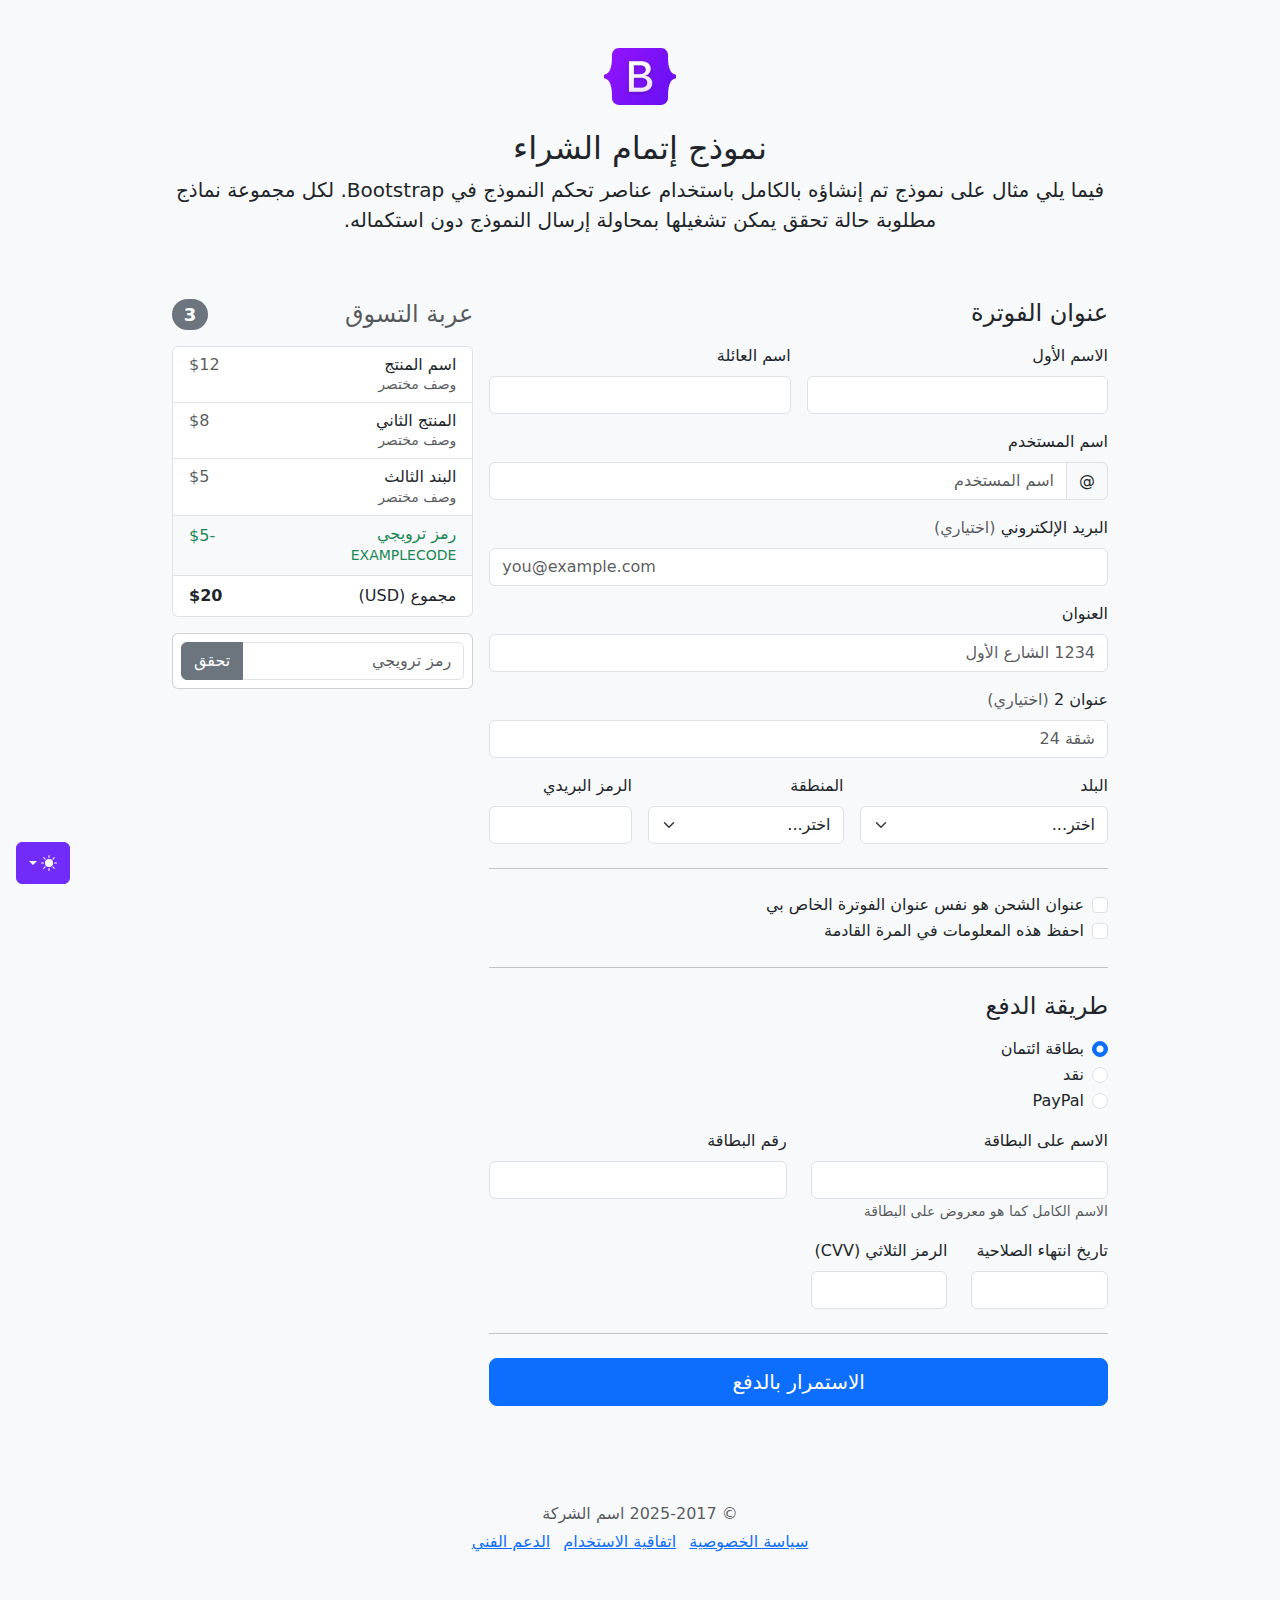
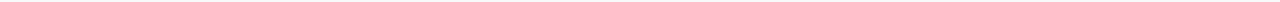
<file: bootstrap-5.3.8-examples/checkout-rtl/index.html>
<!doctype html>
<html lang="ar" dir="rtl" data-bs-theme="auto">
  <head>
    <meta charset="utf-8" />
    <meta name="viewport" content="width=device-width, initial-scale=1" />
    <meta name="description" content="" />
    <meta
      name="author"
      content="Mark Otto, Jacob Thornton, and Bootstrap contributors"
    />
    <meta name="generator" content="Astro v5.13.2" />
    <title>مثال إتمام الشراء · Bootstrap v5.3</title>
    <link
      rel="canonical"
      href="https://getbootstrap.com/docs/5.3/examples/checkout-rtl/"
    />
    <script src="../assets/js/color-modes.js"></script>
    <link href="../assets/dist/css/bootstrap.rtl.min.css" rel="stylesheet" />
    <meta name="theme-color" content="#712cf9" />
    <link href="../checkout/checkout.css" rel="stylesheet" />
    <style>
      .bd-placeholder-img {
        font-size: 1.125rem;
        text-anchor: middle;
        -webkit-user-select: none;
        -moz-user-select: none;
        user-select: none;
      }
      @media (min-width: 768px) {
        .bd-placeholder-img-lg {
          font-size: 3.5rem;
        }
      }
      .b-example-divider {
        width: 100%;
        height: 3rem;
        background-color: #0000001a;
        border: solid rgba(0, 0, 0, 0.15);
        border-width: 1px 0;
        box-shadow:
          inset 0 0.5em 1.5em #0000001a,
          inset 0 0.125em 0.5em #00000026;
      }
      .b-example-vr {
        flex-shrink: 0;
        width: 1.5rem;
        height: 100vh;
      }
      .bi {
        vertical-align: -0.125em;
        fill: currentColor;
      }
      .nav-scroller {
        position: relative;
        z-index: 2;
        height: 2.75rem;
        overflow-y: hidden;
      }
      .nav-scroller .nav {
        display: flex;
        flex-wrap: nowrap;
        padding-bottom: 1rem;
        margin-top: -1px;
        overflow-x: auto;
        text-align: center;
        white-space: nowrap;
        -webkit-overflow-scrolling: touch;
      }
      .btn-bd-primary {
        --bd-violet-bg: #712cf9;
        --bd-violet-rgb: 112.520718, 44.062154, 249.437846;
        --bs-btn-font-weight: 600;
        --bs-btn-color: var(--bs-white);
        --bs-btn-bg: var(--bd-violet-bg);
        --bs-btn-border-color: var(--bd-violet-bg);
        --bs-btn-hover-color: var(--bs-white);
        --bs-btn-hover-bg: #6528e0;
        --bs-btn-hover-border-color: #6528e0;
        --bs-btn-focus-shadow-rgb: var(--bd-violet-rgb);
        --bs-btn-active-color: var(--bs-btn-hover-color);
        --bs-btn-active-bg: #5a23c8;
        --bs-btn-active-border-color: #5a23c8;
      }
      .bd-mode-toggle {
        z-index: 1500;
      }
      .bd-mode-toggle .bi {
        width: 1em;
        height: 1em;
      }
      .bd-mode-toggle .dropdown-menu .active .bi {
        display: block !important;
      }
    </style>
  </head>
  <body class="bg-body-tertiary">
    <svg xmlns="http://www.w3.org/2000/svg" class="d-none">
      <symbol id="check2" viewBox="0 0 16 16">
        <path
          d="M13.854 3.646a.5.5 0 0 1 0 .708l-7 7a.5.5 0 0 1-.708 0l-3.5-3.5a.5.5 0 1 1 .708-.708L6.5 10.293l6.646-6.647a.5.5 0 0 1 .708 0z"
        ></path>
      </symbol>
      <symbol id="circle-half" viewBox="0 0 16 16">
        <path
          d="M8 15A7 7 0 1 0 8 1v14zm0 1A8 8 0 1 1 8 0a8 8 0 0 1 0 16z"
        ></path>
      </symbol>
      <symbol id="moon-stars-fill" viewBox="0 0 16 16">
        <path
          d="M6 .278a.768.768 0 0 1 .08.858 7.208 7.208 0 0 0-.878 3.46c0 4.021 3.278 7.277 7.318 7.277.527 0 1.04-.055 1.533-.16a.787.787 0 0 1 .81.316.733.733 0 0 1-.031.893A8.349 8.349 0 0 1 8.344 16C3.734 16 0 12.286 0 7.71 0 4.266 2.114 1.312 5.124.06A.752.752 0 0 1 6 .278z"
        ></path>
        <path
          d="M10.794 3.148a.217.217 0 0 1 .412 0l.387 1.162c.173.518.579.924 1.097 1.097l1.162.387a.217.217 0 0 1 0 .412l-1.162.387a1.734 1.734 0 0 0-1.097 1.097l-.387 1.162a.217.217 0 0 1-.412 0l-.387-1.162A1.734 1.734 0 0 0 9.31 6.593l-1.162-.387a.217.217 0 0 1 0-.412l1.162-.387a1.734 1.734 0 0 0 1.097-1.097l.387-1.162zM13.863.099a.145.145 0 0 1 .274 0l.258.774c.115.346.386.617.732.732l.774.258a.145.145 0 0 1 0 .274l-.774.258a1.156 1.156 0 0 0-.732.732l-.258.774a.145.145 0 0 1-.274 0l-.258-.774a1.156 1.156 0 0 0-.732-.732l-.774-.258a.145.145 0 0 1 0-.274l.774-.258c.346-.115.617-.386.732-.732L13.863.1z"
        ></path>
      </symbol>
      <symbol id="sun-fill" viewBox="0 0 16 16">
        <path
          d="M8 12a4 4 0 1 0 0-8 4 4 0 0 0 0 8zM8 0a.5.5 0 0 1 .5.5v2a.5.5 0 0 1-1 0v-2A.5.5 0 0 1 8 0zm0 13a.5.5 0 0 1 .5.5v2a.5.5 0 0 1-1 0v-2A.5.5 0 0 1 8 13zm8-5a.5.5 0 0 1-.5.5h-2a.5.5 0 0 1 0-1h2a.5.5 0 0 1 .5.5zM3 8a.5.5 0 0 1-.5.5h-2a.5.5 0 0 1 0-1h2A.5.5 0 0 1 3 8zm10.657-5.657a.5.5 0 0 1 0 .707l-1.414 1.415a.5.5 0 1 1-.707-.708l1.414-1.414a.5.5 0 0 1 .707 0zm-9.193 9.193a.5.5 0 0 1 0 .707L3.05 13.657a.5.5 0 0 1-.707-.707l1.414-1.414a.5.5 0 0 1 .707 0zm9.193 2.121a.5.5 0 0 1-.707 0l-1.414-1.414a.5.5 0 0 1 .707-.707l1.414 1.414a.5.5 0 0 1 0 .707zM4.464 4.465a.5.5 0 0 1-.707 0L2.343 3.05a.5.5 0 1 1 .707-.707l1.414 1.414a.5.5 0 0 1 0 .708z"
        ></path>
      </symbol>
    </svg>
    <div
      class="dropdown position-fixed bottom-0 end-0 mb-3 me-3 bd-mode-toggle"
    >
      <button
        class="btn btn-bd-primary py-2 dropdown-toggle d-flex align-items-center"
        id="bd-theme"
        type="button"
        aria-expanded="false"
        data-bs-toggle="dropdown"
        aria-label="Toggle theme (auto)"
      >
        <svg class="bi my-1 theme-icon-active" aria-hidden="true">
          <use href="#circle-half"></use>
        </svg>
        <span class="visually-hidden" id="bd-theme-text">Toggle theme</span>
      </button>
      <ul
        class="dropdown-menu dropdown-menu-end shadow"
        aria-labelledby="bd-theme-text"
      >
        <li>
          <button
            type="button"
            class="dropdown-item d-flex align-items-center"
            data-bs-theme-value="light"
            aria-pressed="false"
          >
            <svg class="bi me-2 opacity-50" aria-hidden="true">
              <use href="#sun-fill"></use>
            </svg>
            Light
            <svg class="bi ms-auto d-none" aria-hidden="true">
              <use href="#check2"></use>
            </svg>
          </button>
        </li>
        <li>
          <button
            type="button"
            class="dropdown-item d-flex align-items-center"
            data-bs-theme-value="dark"
            aria-pressed="false"
          >
            <svg class="bi me-2 opacity-50" aria-hidden="true">
              <use href="#moon-stars-fill"></use>
            </svg>
            Dark
            <svg class="bi ms-auto d-none" aria-hidden="true">
              <use href="#check2"></use>
            </svg>
          </button>
        </li>
        <li>
          <button
            type="button"
            class="dropdown-item d-flex align-items-center active"
            data-bs-theme-value="auto"
            aria-pressed="true"
          >
            <svg class="bi me-2 opacity-50" aria-hidden="true">
              <use href="#circle-half"></use>
            </svg>
            Auto
            <svg class="bi ms-auto d-none" aria-hidden="true">
              <use href="#check2"></use>
            </svg>
          </button>
        </li>
      </ul>
    </div>
    <div class="container">
      <main>
        <div class="py-5 text-center">
          <img
            class="d-block mx-auto mb-4"
            src="../assets/brand/bootstrap-logo.svg"
            alt=""
            width="72"
            height="57"
          />
          <h1 class="h2">نموذج إتمام الشراء</h1>
          <p class="lead">
            فيما يلي مثال على نموذج تم إنشاؤه بالكامل باستخدام عناصر تحكم
            النموذج في Bootstrap. لكل مجموعة نماذج مطلوبة حالة تحقق يمكن تشغيلها
            بمحاولة إرسال النموذج دون استكماله.
          </p>
        </div>
        <div class="row g-3">
          <div class="col-md-5 col-lg-4 order-md-last">
            <h4 class="d-flex justify-content-between align-items-center mb-3">
              <span class="text-body-secondary">عربة التسوق</span>
              <span class="badge bg-secondary rounded-pill">3</span>
            </h4>
            <ul class="list-group mb-3">
              <li class="list-group-item d-flex justify-content-between lh-sm">
                <div>
                  <h6 class="my-0">اسم المنتج</h6>
                  <small class="text-body-secondary">وصف مختصر</small>
                </div>
                <span class="text-body-secondary">$12</span>
              </li>
              <li class="list-group-item d-flex justify-content-between lh-sm">
                <div>
                  <h6 class="my-0">المنتج الثاني</h6>
                  <small class="text-body-secondary">وصف مختصر</small>
                </div>
                <span class="text-body-secondary">$8</span>
              </li>
              <li class="list-group-item d-flex justify-content-between lh-sm">
                <div>
                  <h6 class="my-0">البند الثالث</h6>
                  <small class="text-body-secondary">وصف مختصر</small>
                </div>
                <span class="text-body-secondary">$5</span>
              </li>
              <li
                class="list-group-item d-flex justify-content-between bg-body-tertiary"
              >
                <div class="text-success">
                  <h6 class="my-0">رمز ترويجي</h6>
                  <small>EXAMPLECODE</small>
                </div>
                <span class="text-success">-$5</span>
              </li>
              <li class="list-group-item d-flex justify-content-between">
                <span>مجموع (USD)</span> <strong>$20</strong>
              </li>
            </ul>
            <form class="card p-2">
              <div class="input-group">
                <input
                  type="text"
                  class="form-control"
                  placeholder="رمز ترويجي"
                />
                <button type="submit" class="btn btn-secondary">تحقق</button>
              </div>
            </form>
          </div>
          <div class="col-md-7 col-lg-8">
            <h4 class="mb-3">عنوان الفوترة</h4>
            <form class="needs-validation" novalidate>
              <div class="row g-3">
                <div class="col-sm-6">
                  <label for="firstName" class="form-label">الاسم الأول</label>
                  <input
                    type="text"
                    class="form-control"
                    id="firstName"
                    placeholder=""
                    value=""
                    required
                  />
                  <div class="invalid-feedback">يرجى إدخال اسم أول صحيح.</div>
                </div>
                <div class="col-sm-6">
                  <label for="lastName" class="form-label">اسم العائلة</label>
                  <input
                    type="text"
                    class="form-control"
                    id="lastName"
                    placeholder=""
                    value=""
                    required
                  />
                  <div class="invalid-feedback">يرجى إدخال اسم عائلة صحيح.</div>
                </div>
                <div class="col-12">
                  <label for="username" class="form-label">اسم المستخدم</label>
                  <div class="input-group has-validation">
                    <span class="input-group-text">@</span>
                    <input
                      type="text"
                      class="form-control"
                      id="username"
                      placeholder="اسم المستخدم"
                      required
                    />
                    <div class="invalid-feedback">
                      اسم المستخدم الخاص بك مطلوب.
                    </div>
                  </div>
                </div>
                <div class="col-12">
                  <label for="email" class="form-label"
                    >البريد الإلكتروني
                    <span class="text-body-secondary">(اختياري)</span></label
                  >
                  <input
                    type="email"
                    class="form-control"
                    id="email"
                    placeholder="you@example.com"
                  />
                  <div class="invalid-feedback">
                    يرجى إدخال عنوان بريد إلكتروني صحيح لتصلكم تحديثات الشحن.
                  </div>
                </div>
                <div class="col-12">
                  <label for="address" class="form-label">العنوان</label>
                  <input
                    type="text"
                    class="form-control"
                    id="address"
                    placeholder="1234 الشارع الأول"
                    required
                  />
                  <div class="invalid-feedback">
                    يرجى إدخال عنوان الشحن الخاص بك.
                  </div>
                </div>
                <div class="col-12">
                  <label for="address2" class="form-label"
                    >عنوان 2
                    <span class="text-body-secondary">(اختياري)</span></label
                  >
                  <input
                    type="text"
                    class="form-control"
                    id="address2"
                    placeholder="شقة 24"
                  />
                </div>
                <div class="col-md-5">
                  <label for="country" class="form-label">البلد</label>
                  <select class="form-select" id="country" required>
                    <option value="">اختر...</option>
                    <option>الولايات المتحدة الأمريكية</option>
                  </select>
                  <div class="invalid-feedback">يرجى اختيار بلد صحيح.</div>
                </div>
                <div class="col-md-4">
                  <label for="state" class="form-label">المنطقة</label>
                  <select class="form-select" id="state" required>
                    <option value="">اختر...</option>
                    <option>كاليفورنيا</option>
                  </select>
                  <div class="invalid-feedback">
                    يرجى اختيار اسم منطقة صحيح.
                  </div>
                </div>
                <div class="col-md-3">
                  <label for="zip" class="form-label">الرمز البريدي</label>
                  <input
                    type="text"
                    class="form-control"
                    id="zip"
                    placeholder=""
                    required
                  />
                  <div class="invalid-feedback">الرمز البريدي مطلوب.</div>
                </div>
              </div>
              <hr class="my-4" />
              <div class="form-check">
                <input
                  type="checkbox"
                  class="form-check-input"
                  id="same-address"
                />
                <label class="form-check-label" for="same-address"
                  >عنوان الشحن هو نفس عنوان الفوترة الخاص بي</label
                >
              </div>
              <div class="form-check">
                <input
                  type="checkbox"
                  class="form-check-input"
                  id="save-info"
                />
                <label class="form-check-label" for="save-info"
                  >احفظ هذه المعلومات في المرة القادمة</label
                >
              </div>
              <hr class="my-4" />
              <h4 class="mb-3">طريقة الدفع</h4>
              <div class="my-3">
                <div class="form-check">
                  <input
                    id="credit"
                    name="paymentMethod"
                    type="radio"
                    class="form-check-input"
                    checked
                    required
                  />
                  <label class="form-check-label" for="credit"
                    >بطاقة ائتمان</label
                  >
                </div>
                <div class="form-check">
                  <input
                    id="cash"
                    name="paymentMethod"
                    type="radio"
                    class="form-check-input"
                    required
                  />
                  <label class="form-check-label" for="cash">نقد</label>
                </div>
                <div class="form-check">
                  <input
                    id="paypal"
                    name="paymentMethod"
                    type="radio"
                    class="form-check-input"
                    required
                  />
                  <label class="form-check-label" for="paypal">PayPal</label>
                </div>
              </div>
              <div class="row gy-3">
                <div class="col-md-6">
                  <label for="cc-name" class="form-label"
                    >الاسم على البطاقة</label
                  >
                  <input
                    type="text"
                    class="form-control"
                    id="cc-name"
                    placeholder=""
                    required
                  />
                  <small class="text-body-secondary"
                    >الاسم الكامل كما هو معروض على البطاقة</small
                  >
                  <div class="invalid-feedback">الاسم على البطاقة مطلوب</div>
                </div>
                <div class="col-md-6">
                  <label for="cc-number" class="form-label">رقم البطاقة</label>
                  <input
                    type="text"
                    class="form-control"
                    id="cc-number"
                    placeholder=""
                    required
                  />
                  <div class="invalid-feedback">رقم بطاقة الائتمان مطلوب</div>
                </div>
                <div class="col-md-3">
                  <label for="cc-expiration" class="form-label"
                    >تاريخ انتهاء الصلاحية</label
                  >
                  <input
                    type="text"
                    class="form-control"
                    id="cc-expiration"
                    placeholder=""
                    required
                  />
                  <div class="invalid-feedback">
                    تاريخ انتهاء الصلاحية مطلوب
                  </div>
                </div>
                <div class="col-md-3">
                  <label for="cc-cvv" class="form-label"
                    >الرمز الثلاثي (CVV)</label
                  >
                  <input
                    type="text"
                    class="form-control"
                    id="cc-cvv"
                    placeholder=""
                    required
                  />
                  <div class="invalid-feedback">رمز الحماية مطلوب</div>
                </div>
              </div>
              <hr class="my-4" />
              <button class="w-100 btn btn-primary btn-lg" type="submit">
                الاستمرار بالدفع
              </button>
            </form>
          </div>
        </div>
      </main>
      <footer class="my-5 pt-5 text-body-secondary text-center text-small">
        <p class="mb-1">&copy; 2025-2017 اسم الشركة</p>
        <ul class="list-inline">
          <li class="list-inline-item"><a href="#">سياسة الخصوصية</a></li>
          <li class="list-inline-item"><a href="#">اتفاقية الاستخدام</a></li>
          <li class="list-inline-item"><a href="#">الدعم الفني</a></li>
        </ul>
      </footer>
    </div>
    <script
      src="../assets/dist/js/bootstrap.bundle.min.js"
      class="astro-vvvwv3sm"
    ></script>
    <script src="../checkout/checkout.js" class="astro-vvvwv3sm"></script>
  </body>
</html>
</file>
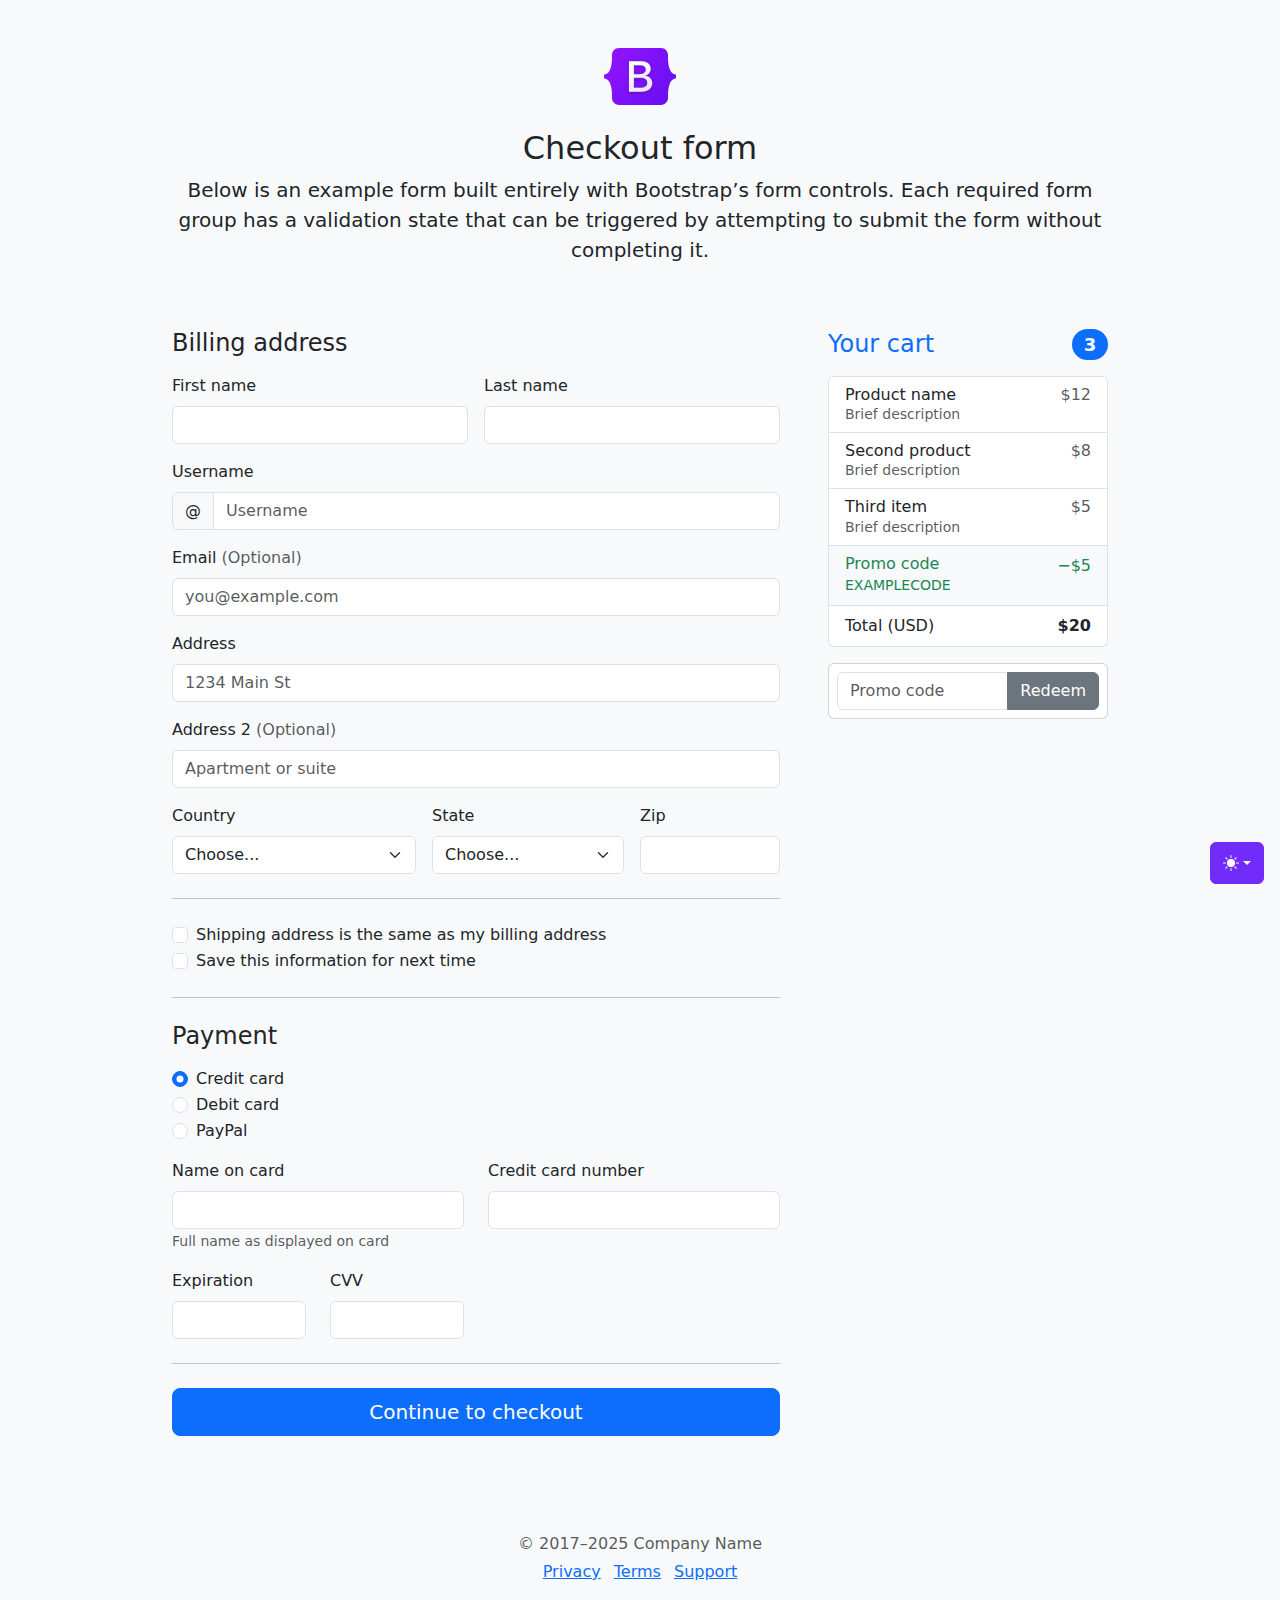
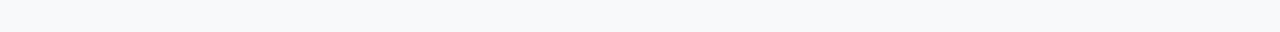
<file: bootstrap-5.3.8-examples/checkout/index.html>
<!doctype html>
<html lang="en" data-bs-theme="auto">
  <head>
    <meta charset="utf-8" />
    <meta name="viewport" content="width=device-width, initial-scale=1" />
    <meta name="description" content="" />
    <meta
      name="author"
      content="Mark Otto, Jacob Thornton, and Bootstrap contributors"
    />
    <meta name="generator" content="Astro v5.13.2" />
    <title>Checkout example · Bootstrap v5.3</title>
    <link
      rel="canonical"
      href="https://getbootstrap.com/docs/5.3/examples/checkout/"
    />
    <script src="../assets/js/color-modes.js"></script>
    <link href="../assets/dist/css/bootstrap.min.css" rel="stylesheet" />
    <meta name="theme-color" content="#712cf9" />
    <link href="checkout.css" rel="stylesheet" />
    <style>
      .bd-placeholder-img {
        font-size: 1.125rem;
        text-anchor: middle;
        -webkit-user-select: none;
        -moz-user-select: none;
        user-select: none;
      }
      @media (min-width: 768px) {
        .bd-placeholder-img-lg {
          font-size: 3.5rem;
        }
      }
      .b-example-divider {
        width: 100%;
        height: 3rem;
        background-color: #0000001a;
        border: solid rgba(0, 0, 0, 0.15);
        border-width: 1px 0;
        box-shadow:
          inset 0 0.5em 1.5em #0000001a,
          inset 0 0.125em 0.5em #00000026;
      }
      .b-example-vr {
        flex-shrink: 0;
        width: 1.5rem;
        height: 100vh;
      }
      .bi {
        vertical-align: -0.125em;
        fill: currentColor;
      }
      .nav-scroller {
        position: relative;
        z-index: 2;
        height: 2.75rem;
        overflow-y: hidden;
      }
      .nav-scroller .nav {
        display: flex;
        flex-wrap: nowrap;
        padding-bottom: 1rem;
        margin-top: -1px;
        overflow-x: auto;
        text-align: center;
        white-space: nowrap;
        -webkit-overflow-scrolling: touch;
      }
      .btn-bd-primary {
        --bd-violet-bg: #712cf9;
        --bd-violet-rgb: 112.520718, 44.062154, 249.437846;
        --bs-btn-font-weight: 600;
        --bs-btn-color: var(--bs-white);
        --bs-btn-bg: var(--bd-violet-bg);
        --bs-btn-border-color: var(--bd-violet-bg);
        --bs-btn-hover-color: var(--bs-white);
        --bs-btn-hover-bg: #6528e0;
        --bs-btn-hover-border-color: #6528e0;
        --bs-btn-focus-shadow-rgb: var(--bd-violet-rgb);
        --bs-btn-active-color: var(--bs-btn-hover-color);
        --bs-btn-active-bg: #5a23c8;
        --bs-btn-active-border-color: #5a23c8;
      }
      .bd-mode-toggle {
        z-index: 1500;
      }
      .bd-mode-toggle .bi {
        width: 1em;
        height: 1em;
      }
      .bd-mode-toggle .dropdown-menu .active .bi {
        display: block !important;
      }
    </style>
  </head>
  <body class="bg-body-tertiary">
    <svg xmlns="http://www.w3.org/2000/svg" class="d-none">
      <symbol id="check2" viewBox="0 0 16 16">
        <path
          d="M13.854 3.646a.5.5 0 0 1 0 .708l-7 7a.5.5 0 0 1-.708 0l-3.5-3.5a.5.5 0 1 1 .708-.708L6.5 10.293l6.646-6.647a.5.5 0 0 1 .708 0z"
        ></path>
      </symbol>
      <symbol id="circle-half" viewBox="0 0 16 16">
        <path
          d="M8 15A7 7 0 1 0 8 1v14zm0 1A8 8 0 1 1 8 0a8 8 0 0 1 0 16z"
        ></path>
      </symbol>
      <symbol id="moon-stars-fill" viewBox="0 0 16 16">
        <path
          d="M6 .278a.768.768 0 0 1 .08.858 7.208 7.208 0 0 0-.878 3.46c0 4.021 3.278 7.277 7.318 7.277.527 0 1.04-.055 1.533-.16a.787.787 0 0 1 .81.316.733.733 0 0 1-.031.893A8.349 8.349 0 0 1 8.344 16C3.734 16 0 12.286 0 7.71 0 4.266 2.114 1.312 5.124.06A.752.752 0 0 1 6 .278z"
        ></path>
        <path
          d="M10.794 3.148a.217.217 0 0 1 .412 0l.387 1.162c.173.518.579.924 1.097 1.097l1.162.387a.217.217 0 0 1 0 .412l-1.162.387a1.734 1.734 0 0 0-1.097 1.097l-.387 1.162a.217.217 0 0 1-.412 0l-.387-1.162A1.734 1.734 0 0 0 9.31 6.593l-1.162-.387a.217.217 0 0 1 0-.412l1.162-.387a1.734 1.734 0 0 0 1.097-1.097l.387-1.162zM13.863.099a.145.145 0 0 1 .274 0l.258.774c.115.346.386.617.732.732l.774.258a.145.145 0 0 1 0 .274l-.774.258a1.156 1.156 0 0 0-.732.732l-.258.774a.145.145 0 0 1-.274 0l-.258-.774a1.156 1.156 0 0 0-.732-.732l-.774-.258a.145.145 0 0 1 0-.274l.774-.258c.346-.115.617-.386.732-.732L13.863.1z"
        ></path>
      </symbol>
      <symbol id="sun-fill" viewBox="0 0 16 16">
        <path
          d="M8 12a4 4 0 1 0 0-8 4 4 0 0 0 0 8zM8 0a.5.5 0 0 1 .5.5v2a.5.5 0 0 1-1 0v-2A.5.5 0 0 1 8 0zm0 13a.5.5 0 0 1 .5.5v2a.5.5 0 0 1-1 0v-2A.5.5 0 0 1 8 13zm8-5a.5.5 0 0 1-.5.5h-2a.5.5 0 0 1 0-1h2a.5.5 0 0 1 .5.5zM3 8a.5.5 0 0 1-.5.5h-2a.5.5 0 0 1 0-1h2A.5.5 0 0 1 3 8zm10.657-5.657a.5.5 0 0 1 0 .707l-1.414 1.415a.5.5 0 1 1-.707-.708l1.414-1.414a.5.5 0 0 1 .707 0zm-9.193 9.193a.5.5 0 0 1 0 .707L3.05 13.657a.5.5 0 0 1-.707-.707l1.414-1.414a.5.5 0 0 1 .707 0zm9.193 2.121a.5.5 0 0 1-.707 0l-1.414-1.414a.5.5 0 0 1 .707-.707l1.414 1.414a.5.5 0 0 1 0 .707zM4.464 4.465a.5.5 0 0 1-.707 0L2.343 3.05a.5.5 0 1 1 .707-.707l1.414 1.414a.5.5 0 0 1 0 .708z"
        ></path>
      </symbol>
    </svg>
    <div
      class="dropdown position-fixed bottom-0 end-0 mb-3 me-3 bd-mode-toggle"
    >
      <button
        class="btn btn-bd-primary py-2 dropdown-toggle d-flex align-items-center"
        id="bd-theme"
        type="button"
        aria-expanded="false"
        data-bs-toggle="dropdown"
        aria-label="Toggle theme (auto)"
      >
        <svg class="bi my-1 theme-icon-active" aria-hidden="true">
          <use href="#circle-half"></use>
        </svg>
        <span class="visually-hidden" id="bd-theme-text">Toggle theme</span>
      </button>
      <ul
        class="dropdown-menu dropdown-menu-end shadow"
        aria-labelledby="bd-theme-text"
      >
        <li>
          <button
            type="button"
            class="dropdown-item d-flex align-items-center"
            data-bs-theme-value="light"
            aria-pressed="false"
          >
            <svg class="bi me-2 opacity-50" aria-hidden="true">
              <use href="#sun-fill"></use>
            </svg>
            Light
            <svg class="bi ms-auto d-none" aria-hidden="true">
              <use href="#check2"></use>
            </svg>
          </button>
        </li>
        <li>
          <button
            type="button"
            class="dropdown-item d-flex align-items-center"
            data-bs-theme-value="dark"
            aria-pressed="false"
          >
            <svg class="bi me-2 opacity-50" aria-hidden="true">
              <use href="#moon-stars-fill"></use>
            </svg>
            Dark
            <svg class="bi ms-auto d-none" aria-hidden="true">
              <use href="#check2"></use>
            </svg>
          </button>
        </li>
        <li>
          <button
            type="button"
            class="dropdown-item d-flex align-items-center active"
            data-bs-theme-value="auto"
            aria-pressed="true"
          >
            <svg class="bi me-2 opacity-50" aria-hidden="true">
              <use href="#circle-half"></use>
            </svg>
            Auto
            <svg class="bi ms-auto d-none" aria-hidden="true">
              <use href="#check2"></use>
            </svg>
          </button>
        </li>
      </ul>
    </div>
    <div class="container">
      <main>
        <div class="py-5 text-center">
          <img
            class="d-block mx-auto mb-4"
            src="../assets/brand/bootstrap-logo.svg"
            alt=""
            width="72"
            height="57"
          />
          <h1 class="h2">Checkout form</h1>
          <p class="lead">
            Below is an example form built entirely with Bootstrap’s form
            controls. Each required form group has a validation state that can
            be triggered by attempting to submit the form without completing it.
          </p>
        </div>
        <div class="row g-5">
          <div class="col-md-5 col-lg-4 order-md-last">
            <h4 class="d-flex justify-content-between align-items-center mb-3">
              <span class="text-primary">Your cart</span>
              <span class="badge bg-primary rounded-pill">3</span>
            </h4>
            <ul class="list-group mb-3">
              <li class="list-group-item d-flex justify-content-between lh-sm">
                <div>
                  <h6 class="my-0">Product name</h6>
                  <small class="text-body-secondary">Brief description</small>
                </div>
                <span class="text-body-secondary">$12</span>
              </li>
              <li class="list-group-item d-flex justify-content-between lh-sm">
                <div>
                  <h6 class="my-0">Second product</h6>
                  <small class="text-body-secondary">Brief description</small>
                </div>
                <span class="text-body-secondary">$8</span>
              </li>
              <li class="list-group-item d-flex justify-content-between lh-sm">
                <div>
                  <h6 class="my-0">Third item</h6>
                  <small class="text-body-secondary">Brief description</small>
                </div>
                <span class="text-body-secondary">$5</span>
              </li>
              <li
                class="list-group-item d-flex justify-content-between bg-body-tertiary"
              >
                <div class="text-success">
                  <h6 class="my-0">Promo code</h6>
                  <small>EXAMPLECODE</small>
                </div>
                <span class="text-success">−$5</span>
              </li>
              <li class="list-group-item d-flex justify-content-between">
                <span>Total (USD)</span> <strong>$20</strong>
              </li>
            </ul>
            <form class="card p-2">
              <div class="input-group">
                <input
                  type="text"
                  class="form-control"
                  placeholder="Promo code"
                />
                <button type="submit" class="btn btn-secondary">Redeem</button>
              </div>
            </form>
          </div>
          <div class="col-md-7 col-lg-8">
            <h4 class="mb-3">Billing address</h4>
            <form class="needs-validation" novalidate>
              <div class="row g-3">
                <div class="col-sm-6">
                  <label for="firstName" class="form-label">First name</label>
                  <input
                    type="text"
                    class="form-control"
                    id="firstName"
                    placeholder=""
                    value=""
                    required
                  />
                  <div class="invalid-feedback">
                    Valid first name is required.
                  </div>
                </div>
                <div class="col-sm-6">
                  <label for="lastName" class="form-label">Last name</label>
                  <input
                    type="text"
                    class="form-control"
                    id="lastName"
                    placeholder=""
                    value=""
                    required
                  />
                  <div class="invalid-feedback">
                    Valid last name is required.
                  </div>
                </div>
                <div class="col-12">
                  <label for="username" class="form-label">Username</label>
                  <div class="input-group has-validation">
                    <span class="input-group-text">@</span>
                    <input
                      type="text"
                      class="form-control"
                      id="username"
                      placeholder="Username"
                      required
                    />
                    <div class="invalid-feedback">
                      Your username is required.
                    </div>
                  </div>
                </div>
                <div class="col-12">
                  <label for="email" class="form-label"
                    >Email
                    <span class="text-body-secondary">(Optional)</span></label
                  >
                  <input
                    type="email"
                    class="form-control"
                    id="email"
                    placeholder="you@example.com"
                  />
                  <div class="invalid-feedback">
                    Please enter a valid email address for shipping updates.
                  </div>
                </div>
                <div class="col-12">
                  <label for="address" class="form-label">Address</label>
                  <input
                    type="text"
                    class="form-control"
                    id="address"
                    placeholder="1234 Main St"
                    required
                  />
                  <div class="invalid-feedback">
                    Please enter your shipping address.
                  </div>
                </div>
                <div class="col-12">
                  <label for="address2" class="form-label"
                    >Address 2
                    <span class="text-body-secondary">(Optional)</span></label
                  >
                  <input
                    type="text"
                    class="form-control"
                    id="address2"
                    placeholder="Apartment or suite"
                  />
                </div>
                <div class="col-md-5">
                  <label for="country" class="form-label">Country</label>
                  <select class="form-select" id="country" required>
                    <option value="">Choose...</option>
                    <option>United States</option>
                  </select>
                  <div class="invalid-feedback">
                    Please select a valid country.
                  </div>
                </div>
                <div class="col-md-4">
                  <label for="state" class="form-label">State</label>
                  <select class="form-select" id="state" required>
                    <option value="">Choose...</option>
                    <option>California</option>
                  </select>
                  <div class="invalid-feedback">
                    Please provide a valid state.
                  </div>
                </div>
                <div class="col-md-3">
                  <label for="zip" class="form-label">Zip</label>
                  <input
                    type="text"
                    class="form-control"
                    id="zip"
                    placeholder=""
                    required
                  />
                  <div class="invalid-feedback">Zip code required.</div>
                </div>
              </div>
              <hr class="my-4" />
              <div class="form-check">
                <input
                  type="checkbox"
                  class="form-check-input"
                  id="same-address"
                />
                <label class="form-check-label" for="same-address"
                  >Shipping address is the same as my billing address</label
                >
              </div>
              <div class="form-check">
                <input
                  type="checkbox"
                  class="form-check-input"
                  id="save-info"
                />
                <label class="form-check-label" for="save-info"
                  >Save this information for next time</label
                >
              </div>
              <hr class="my-4" />
              <h4 class="mb-3">Payment</h4>
              <div class="my-3">
                <div class="form-check">
                  <input
                    id="credit"
                    name="paymentMethod"
                    type="radio"
                    class="form-check-input"
                    checked
                    required
                  />
                  <label class="form-check-label" for="credit"
                    >Credit card</label
                  >
                </div>
                <div class="form-check">
                  <input
                    id="debit"
                    name="paymentMethod"
                    type="radio"
                    class="form-check-input"
                    required
                  />
                  <label class="form-check-label" for="debit">Debit card</label>
                </div>
                <div class="form-check">
                  <input
                    id="paypal"
                    name="paymentMethod"
                    type="radio"
                    class="form-check-input"
                    required
                  />
                  <label class="form-check-label" for="paypal">PayPal</label>
                </div>
              </div>
              <div class="row gy-3">
                <div class="col-md-6">
                  <label for="cc-name" class="form-label">Name on card</label>
                  <input
                    type="text"
                    class="form-control"
                    id="cc-name"
                    placeholder=""
                    required
                  />
                  <small class="text-body-secondary"
                    >Full name as displayed on card</small
                  >
                  <div class="invalid-feedback">Name on card is required</div>
                </div>
                <div class="col-md-6">
                  <label for="cc-number" class="form-label"
                    >Credit card number</label
                  >
                  <input
                    type="text"
                    class="form-control"
                    id="cc-number"
                    placeholder=""
                    required
                  />
                  <div class="invalid-feedback">
                    Credit card number is required
                  </div>
                </div>
                <div class="col-md-3">
                  <label for="cc-expiration" class="form-label"
                    >Expiration</label
                  >
                  <input
                    type="text"
                    class="form-control"
                    id="cc-expiration"
                    placeholder=""
                    required
                  />
                  <div class="invalid-feedback">Expiration date required</div>
                </div>
                <div class="col-md-3">
                  <label for="cc-cvv" class="form-label">CVV</label>
                  <input
                    type="text"
                    class="form-control"
                    id="cc-cvv"
                    placeholder=""
                    required
                  />
                  <div class="invalid-feedback">Security code required</div>
                </div>
              </div>
              <hr class="my-4" />
              <button class="w-100 btn btn-primary btn-lg" type="submit">
                Continue to checkout
              </button>
            </form>
          </div>
        </div>
      </main>
      <footer class="my-5 pt-5 text-body-secondary text-center text-small">
        <p class="mb-1">&copy; 2017–2025 Company Name</p>
        <ul class="list-inline">
          <li class="list-inline-item"><a href="#">Privacy</a></li>
          <li class="list-inline-item"><a href="#">Terms</a></li>
          <li class="list-inline-item"><a href="#">Support</a></li>
        </ul>
      </footer>
    </div>
    <script
      src="../assets/dist/js/bootstrap.bundle.min.js"
      class="astro-vvvwv3sm"
    ></script>
    <script src="checkout.js" class="astro-vvvwv3sm"></script>
  </body>
</html>
</file>
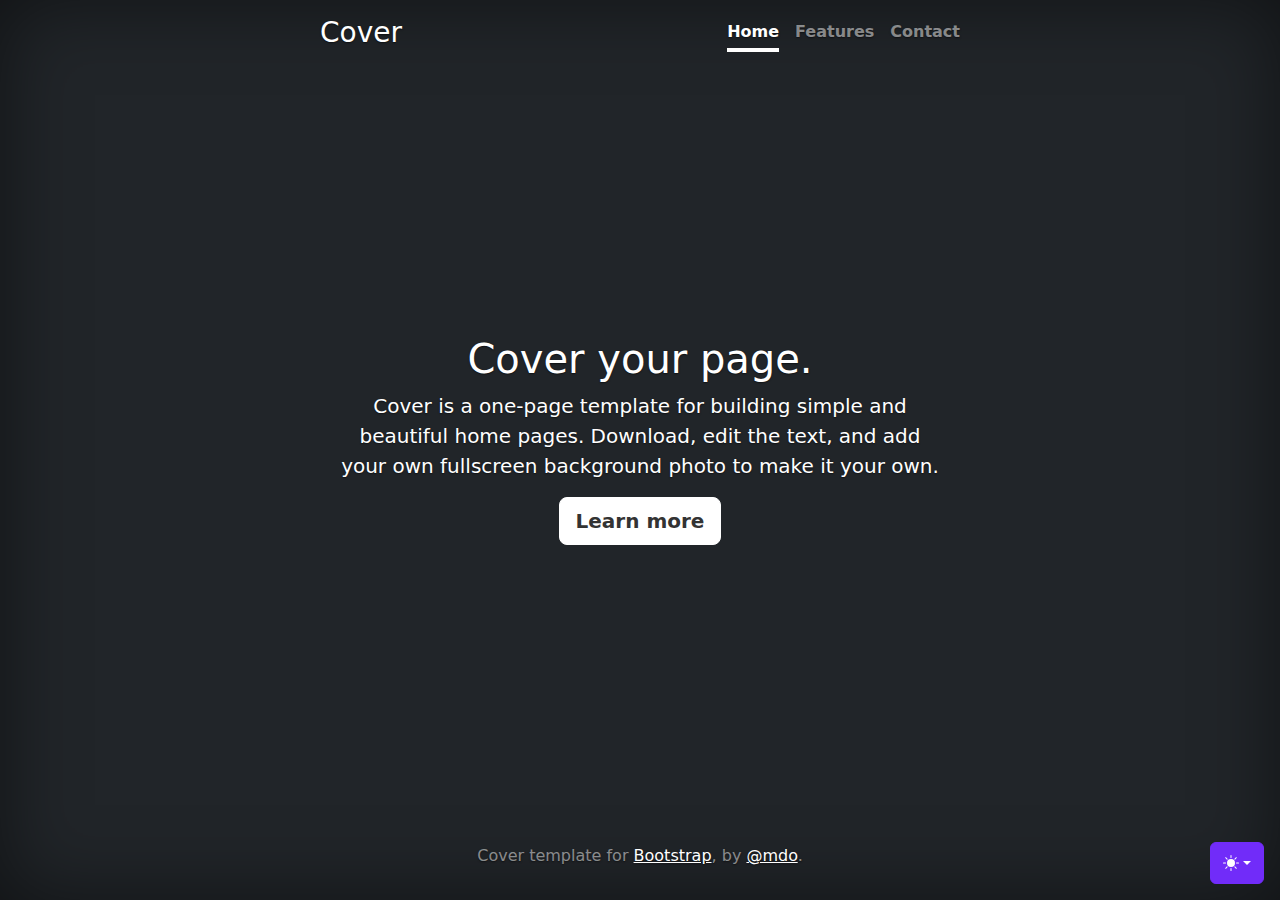
<file: bootstrap-5.3.8-examples/cover/index.html>
<!doctype html>
<html lang="en" class="h-100" data-bs-theme="auto">
  <head>
    <meta charset="utf-8" />
    <meta name="viewport" content="width=device-width, initial-scale=1" />
    <meta name="description" content="" />
    <meta
      name="author"
      content="Mark Otto, Jacob Thornton, and Bootstrap contributors"
    />
    <meta name="generator" content="Astro v5.13.2" />
    <title>Cover Template · Bootstrap v5.3</title>
    <link
      rel="canonical"
      href="https://getbootstrap.com/docs/5.3/examples/cover/"
    />
    <script src="../assets/js/color-modes.js"></script>
    <link href="../assets/dist/css/bootstrap.min.css" rel="stylesheet" />
    <meta name="theme-color" content="#712cf9" />
    <link href="cover.css" rel="stylesheet" />
    <style>
      .bd-placeholder-img {
        font-size: 1.125rem;
        text-anchor: middle;
        -webkit-user-select: none;
        -moz-user-select: none;
        user-select: none;
      }
      @media (min-width: 768px) {
        .bd-placeholder-img-lg {
          font-size: 3.5rem;
        }
      }
      .b-example-divider {
        width: 100%;
        height: 3rem;
        background-color: #0000001a;
        border: solid rgba(0, 0, 0, 0.15);
        border-width: 1px 0;
        box-shadow:
          inset 0 0.5em 1.5em #0000001a,
          inset 0 0.125em 0.5em #00000026;
      }
      .b-example-vr {
        flex-shrink: 0;
        width: 1.5rem;
        height: 100vh;
      }
      .bi {
        vertical-align: -0.125em;
        fill: currentColor;
      }
      .nav-scroller {
        position: relative;
        z-index: 2;
        height: 2.75rem;
        overflow-y: hidden;
      }
      .nav-scroller .nav {
        display: flex;
        flex-wrap: nowrap;
        padding-bottom: 1rem;
        margin-top: -1px;
        overflow-x: auto;
        text-align: center;
        white-space: nowrap;
        -webkit-overflow-scrolling: touch;
      }
      .btn-bd-primary {
        --bd-violet-bg: #712cf9;
        --bd-violet-rgb: 112.520718, 44.062154, 249.437846;
        --bs-btn-font-weight: 600;
        --bs-btn-color: var(--bs-white);
        --bs-btn-bg: var(--bd-violet-bg);
        --bs-btn-border-color: var(--bd-violet-bg);
        --bs-btn-hover-color: var(--bs-white);
        --bs-btn-hover-bg: #6528e0;
        --bs-btn-hover-border-color: #6528e0;
        --bs-btn-focus-shadow-rgb: var(--bd-violet-rgb);
        --bs-btn-active-color: var(--bs-btn-hover-color);
        --bs-btn-active-bg: #5a23c8;
        --bs-btn-active-border-color: #5a23c8;
      }
      .bd-mode-toggle {
        z-index: 1500;
      }
      .bd-mode-toggle .bi {
        width: 1em;
        height: 1em;
      }
      .bd-mode-toggle .dropdown-menu .active .bi {
        display: block !important;
      }
    </style>
  </head>
  <body class="d-flex h-100 text-center text-bg-dark">
    <svg xmlns="http://www.w3.org/2000/svg" class="d-none">
      <symbol id="check2" viewBox="0 0 16 16">
        <path
          d="M13.854 3.646a.5.5 0 0 1 0 .708l-7 7a.5.5 0 0 1-.708 0l-3.5-3.5a.5.5 0 1 1 .708-.708L6.5 10.293l6.646-6.647a.5.5 0 0 1 .708 0z"
        ></path>
      </symbol>
      <symbol id="circle-half" viewBox="0 0 16 16">
        <path
          d="M8 15A7 7 0 1 0 8 1v14zm0 1A8 8 0 1 1 8 0a8 8 0 0 1 0 16z"
        ></path>
      </symbol>
      <symbol id="moon-stars-fill" viewBox="0 0 16 16">
        <path
          d="M6 .278a.768.768 0 0 1 .08.858 7.208 7.208 0 0 0-.878 3.46c0 4.021 3.278 7.277 7.318 7.277.527 0 1.04-.055 1.533-.16a.787.787 0 0 1 .81.316.733.733 0 0 1-.031.893A8.349 8.349 0 0 1 8.344 16C3.734 16 0 12.286 0 7.71 0 4.266 2.114 1.312 5.124.06A.752.752 0 0 1 6 .278z"
        ></path>
        <path
          d="M10.794 3.148a.217.217 0 0 1 .412 0l.387 1.162c.173.518.579.924 1.097 1.097l1.162.387a.217.217 0 0 1 0 .412l-1.162.387a1.734 1.734 0 0 0-1.097 1.097l-.387 1.162a.217.217 0 0 1-.412 0l-.387-1.162A1.734 1.734 0 0 0 9.31 6.593l-1.162-.387a.217.217 0 0 1 0-.412l1.162-.387a1.734 1.734 0 0 0 1.097-1.097l.387-1.162zM13.863.099a.145.145 0 0 1 .274 0l.258.774c.115.346.386.617.732.732l.774.258a.145.145 0 0 1 0 .274l-.774.258a1.156 1.156 0 0 0-.732.732l-.258.774a.145.145 0 0 1-.274 0l-.258-.774a1.156 1.156 0 0 0-.732-.732l-.774-.258a.145.145 0 0 1 0-.274l.774-.258c.346-.115.617-.386.732-.732L13.863.1z"
        ></path>
      </symbol>
      <symbol id="sun-fill" viewBox="0 0 16 16">
        <path
          d="M8 12a4 4 0 1 0 0-8 4 4 0 0 0 0 8zM8 0a.5.5 0 0 1 .5.5v2a.5.5 0 0 1-1 0v-2A.5.5 0 0 1 8 0zm0 13a.5.5 0 0 1 .5.5v2a.5.5 0 0 1-1 0v-2A.5.5 0 0 1 8 13zm8-5a.5.5 0 0 1-.5.5h-2a.5.5 0 0 1 0-1h2a.5.5 0 0 1 .5.5zM3 8a.5.5 0 0 1-.5.5h-2a.5.5 0 0 1 0-1h2A.5.5 0 0 1 3 8zm10.657-5.657a.5.5 0 0 1 0 .707l-1.414 1.415a.5.5 0 1 1-.707-.708l1.414-1.414a.5.5 0 0 1 .707 0zm-9.193 9.193a.5.5 0 0 1 0 .707L3.05 13.657a.5.5 0 0 1-.707-.707l1.414-1.414a.5.5 0 0 1 .707 0zm9.193 2.121a.5.5 0 0 1-.707 0l-1.414-1.414a.5.5 0 0 1 .707-.707l1.414 1.414a.5.5 0 0 1 0 .707zM4.464 4.465a.5.5 0 0 1-.707 0L2.343 3.05a.5.5 0 1 1 .707-.707l1.414 1.414a.5.5 0 0 1 0 .708z"
        ></path>
      </symbol>
    </svg>
    <div
      class="dropdown position-fixed bottom-0 end-0 mb-3 me-3 bd-mode-toggle"
    >
      <button
        class="btn btn-bd-primary py-2 dropdown-toggle d-flex align-items-center"
        id="bd-theme"
        type="button"
        aria-expanded="false"
        data-bs-toggle="dropdown"
        aria-label="Toggle theme (auto)"
      >
        <svg class="bi my-1 theme-icon-active" aria-hidden="true">
          <use href="#circle-half"></use>
        </svg>
        <span class="visually-hidden" id="bd-theme-text">Toggle theme</span>
      </button>
      <ul
        class="dropdown-menu dropdown-menu-end shadow"
        aria-labelledby="bd-theme-text"
      >
        <li>
          <button
            type="button"
            class="dropdown-item d-flex align-items-center"
            data-bs-theme-value="light"
            aria-pressed="false"
          >
            <svg class="bi me-2 opacity-50" aria-hidden="true">
              <use href="#sun-fill"></use>
            </svg>
            Light
            <svg class="bi ms-auto d-none" aria-hidden="true">
              <use href="#check2"></use>
            </svg>
          </button>
        </li>
        <li>
          <button
            type="button"
            class="dropdown-item d-flex align-items-center"
            data-bs-theme-value="dark"
            aria-pressed="false"
          >
            <svg class="bi me-2 opacity-50" aria-hidden="true">
              <use href="#moon-stars-fill"></use>
            </svg>
            Dark
            <svg class="bi ms-auto d-none" aria-hidden="true">
              <use href="#check2"></use>
            </svg>
          </button>
        </li>
        <li>
          <button
            type="button"
            class="dropdown-item d-flex align-items-center active"
            data-bs-theme-value="auto"
            aria-pressed="true"
          >
            <svg class="bi me-2 opacity-50" aria-hidden="true">
              <use href="#circle-half"></use>
            </svg>
            Auto
            <svg class="bi ms-auto d-none" aria-hidden="true">
              <use href="#check2"></use>
            </svg>
          </button>
        </li>
      </ul>
    </div>
    <div class="cover-container d-flex w-100 h-100 p-3 mx-auto flex-column">
      <header class="mb-auto">
        <div>
          <h3 class="float-md-start mb-0">Cover</h3>
          <nav class="nav nav-masthead justify-content-center float-md-end">
            <a
              class="nav-link fw-bold py-1 px-0 active"
              aria-current="page"
              href="#"
              >Home</a
            >
            <a class="nav-link fw-bold py-1 px-0" href="#">Features</a>
            <a class="nav-link fw-bold py-1 px-0" href="#">Contact</a>
          </nav>
        </div>
      </header>
      <main class="px-3">
        <h1>Cover your page.</h1>
        <p class="lead">
          Cover is a one-page template for building simple and beautiful home
          pages. Download, edit the text, and add your own fullscreen background
          photo to make it your own.
        </p>
        <p class="lead">
          <a href="#" class="btn btn-lg btn-light fw-bold border-white bg-white"
            >Learn more</a
          >
        </p>
      </main>
      <footer class="mt-auto text-white-50">
        <p>
          Cover template for
          <a href="https://getbootstrap.com/" class="text-white">Bootstrap</a>,
          by <a href="https://x.com/mdo" class="text-white">@mdo</a>.
        </p>
      </footer>
    </div>
    <script
      src="../assets/dist/js/bootstrap.bundle.min.js"
      class="astro-vvvwv3sm"
    ></script>
  </body>
</html>
</file>
<file: bootstrap-5.3.8-examples/blog/blog.rtl.css>
/* stylelint-disable @stylistic/selector-list-comma-newline-after */

.blog-header-logo {
  font-family: Amiri, Georgia, "Times New Roman", serif;
  font-size: 2.25rem;
}

.blog-header-logo:hover {
  text-decoration: none;
}

h1, h2, h3, h4, h5, h6 {
  font-family: Amiri, Georgia, "Times New Roman", serif;
}

.flex-auto {
  flex: 0 0 auto;
}

.h-250 { height: 250px; }
@media (min-width: 768px) {
  .h-md-250 { height: 250px; }
}

/* Pagination */
.blog-pagination {
  margin-bottom: 4rem;
}

/*
 * Blog posts
 */
.blog-post {
  margin-bottom: 4rem;
}
.blog-post-meta {
  margin-bottom: 1.25rem;
  color: #727272;
}
</file>
<file: bootstrap-5.3.8-examples/blog/blog.css>
/* stylelint-disable @stylistic/selector-list-comma-newline-after */

.blog-header-logo {
  font-family: "Playfair Display", Georgia, "Times New Roman", serif/*rtl:Amiri, Georgia, "Times New Roman", serif*/;
  font-size: 2.25rem;
}

.blog-header-logo:hover {
  text-decoration: none;
}

h1, h2, h3, h4, h5, h6 {
  font-family: "Playfair Display", Georgia, "Times New Roman", serif/*rtl:Amiri, Georgia, "Times New Roman", serif*/;
}

.flex-auto {
  flex: 0 0 auto;
}

.h-250 { height: 250px; }
@media (min-width: 768px) {
  .h-md-250 { height: 250px; }
}

/* Pagination */
.blog-pagination {
  margin-bottom: 4rem;
}

/*
 * Blog posts
 */
.blog-post {
  margin-bottom: 4rem;
}
.blog-post-meta {
  margin-bottom: 1.25rem;
  color: #727272;
}
</file>
<file: bootstrap-5.3.8-examples/breadcrumbs/breadcrumbs.css>
.breadcrumb-chevron {
  --bs-breadcrumb-divider: url("data:image/svg+xml,%3Csvg xmlns='http://www.w3.org/2000/svg' width='16' height='16' fill='%236c757d'%3E%3Cpath fill-rule='evenodd' d='M4.646 1.646a.5.5 0 0 1 .708 0l6 6a.5.5 0 0 1 0 .708l-6 6a.5.5 0 0 1-.708-.708L10.293 8 4.646 2.354a.5.5 0 0 1 0-.708z'/%3E%3C/svg%3E");
  gap: .5rem;
}
.breadcrumb-chevron .breadcrumb-item {
  display: flex;
  gap: inherit;
  align-items: center;
  padding-left: 0;
  line-height: 1;
}
.breadcrumb-chevron .breadcrumb-item::before {
  gap: inherit;
  float: none;
  width: 1rem;
  height: 1rem;
}

.breadcrumb-custom .breadcrumb-item {
  position: relative;
  flex-grow: 1;
  padding: .75rem 3rem;
}
.breadcrumb-custom .breadcrumb-item::before {
  display: none;
}
.breadcrumb-custom .breadcrumb-item::after {
  position: absolute;
  top: 50%;
  right: -25px;
  z-index: 1;
  display: inline-block;
  width: 50px;
  height: 50px;
  margin-top: -25px;
  content: "";
  background-color: var(--bs-tertiary-bg);
  border-top-right-radius: .5rem;
  box-shadow: 1px -1px var(--bs-border-color);
  transform: scale(.707) rotate(45deg);
}
.breadcrumb-custom .breadcrumb-item:first-child {
  padding-left: 1.5rem;
}
.breadcrumb-custom .breadcrumb-item:last-child {
  padding-right: 1.5rem;
}
.breadcrumb-custom .breadcrumb-item:last-child::after {
  display: none;
}
</file>
<file: bootstrap-5.3.8-examples/carousel/carousel.rtl.css>
/* GLOBAL STYLES
-------------------------------------------------- */
/* Padding below the footer and lighter body text */

body {
  padding-top: 3rem;
  padding-bottom: 3rem;
  color: rgb(var(--bs-tertiary-color-rgb));
}


/* CUSTOMIZE THE CAROUSEL
-------------------------------------------------- */

/* Carousel base class */
.carousel {
  margin-bottom: 4rem;
}
/* Since positioning the image, we need to help out the caption */
.carousel-caption {
  bottom: 3rem;
  z-index: 10;
}

/* Declare heights because of positioning of img element */
.carousel-item {
  height: 32rem;
}


/* MARKETING CONTENT
-------------------------------------------------- */

/* Center align the text within the three columns below the carousel */
.marketing .col-lg-4 {
  margin-bottom: 1.5rem;
  text-align: center;
}
.marketing .col-lg-4 p {
  margin-right: .75rem;
  margin-left: .75rem;
}


/* Featurettes
------------------------- */

.featurette-divider {
  margin: 5rem 0; /* Space out the Bootstrap <hr> more */
}

/* Thin out the marketing headings */

/* RESPONSIVE CSS
-------------------------------------------------- */

@media (min-width: 40em) {
  /* Bump up size of carousel content */
  .carousel-caption p {
    margin-bottom: 1.25rem;
    font-size: 1.25rem;
    line-height: 1.4;
  }

  .featurette-heading {
    font-size: 50px;
  }
}

@media (min-width: 62em) {
  .featurette-heading {
    margin-top: 7rem;
  }
}
</file>
<file: bootstrap-5.3.8-examples/carousel/carousel.css>
/* GLOBAL STYLES
-------------------------------------------------- */
/* Padding below the footer and lighter body text */

body {
  padding-top: 3rem;
  padding-bottom: 3rem;
  color: rgb(var(--bs-tertiary-color-rgb));
}


/* CUSTOMIZE THE CAROUSEL
-------------------------------------------------- */

/* Carousel base class */
.carousel {
  margin-bottom: 4rem;
}
/* Since positioning the image, we need to help out the caption */
.carousel-caption {
  bottom: 3rem;
  z-index: 10;
}

/* Declare heights because of positioning of img element */
.carousel-item {
  height: 32rem;
}


/* MARKETING CONTENT
-------------------------------------------------- */

/* Center align the text within the three columns below the carousel */
.marketing .col-lg-4 {
  margin-bottom: 1.5rem;
  text-align: center;
}
/* rtl:begin:ignore */
.marketing .col-lg-4 p {
  margin-right: .75rem;
  margin-left: .75rem;
}
/* rtl:end:ignore */


/* Featurettes
------------------------- */

.featurette-divider {
  margin: 5rem 0; /* Space out the Bootstrap <hr> more */
}

/* Thin out the marketing headings */
/* rtl:begin:remove */
.featurette-heading {
  letter-spacing: -.05rem;
}

/* rtl:end:remove */

/* RESPONSIVE CSS
-------------------------------------------------- */

@media (min-width: 40em) {
  /* Bump up size of carousel content */
  .carousel-caption p {
    margin-bottom: 1.25rem;
    font-size: 1.25rem;
    line-height: 1.4;
  }

  .featurette-heading {
    font-size: 50px;
  }
}

@media (min-width: 62em) {
  .featurette-heading {
    margin-top: 7rem;
  }
}
</file>
<file: bootstrap-5.3.8-examples/checkout/checkout.css>
.container {
  max-width: 960px;
}
</file>
<file: bootstrap-5.3.8-examples/cover/cover.css>
/*
 * Globals
 */


/* Custom default button */
.btn-light,
.btn-light:hover,
.btn-light:focus {
  color: #333;
  text-shadow: none; /* Prevent inheritance from `body` */
}


/*
 * Base structure
 */

body {
  text-shadow: 0 .05rem .1rem rgba(0, 0, 0, .5);
  box-shadow: inset 0 0 5rem rgba(0, 0, 0, .5);
}

.cover-container {
  max-width: 42em;
}


/*
 * Header
 */

.nav-masthead .nav-link {
  color: rgba(255, 255, 255, .5);
  border-bottom: .25rem solid transparent;
}

.nav-masthead .nav-link:hover,
.nav-masthead .nav-link:focus {
  border-bottom-color: rgba(255, 255, 255, .25);
}

.nav-masthead .nav-link + .nav-link {
  margin-left: 1rem;
}

.nav-masthead .active {
  color: #fff;
  border-bottom-color: #fff;
}
</file>
<file: styles.css>
/* Custom CSS for QuickWit Bootstrap 5 Project */

/* Custom CSS Variables */
:root {
    --primary-gradient: linear-gradient(135deg, #6366f1 0%, #8b5cf6 100%);
    --hero-height: 100vh;
    --section-padding: 5rem 0;
}

/* Global Styles */
body {
    font-family: 'Segoe UI', Tahoma, Geneva, Verdana, sans-serif;
    line-height: 1.7;
    color: #374151;
}

/* Smooth scrolling */
html {
    scroll-behavior: smooth;
}

/* Custom Gradient Background */
.bg-gradient-primary {
    background: var(--primary-gradient);
}

/* Hero Section Styles */
.hero-section {
    background: var(--primary-gradient);
    position: relative;
    overflow: hidden;
}

.hero-section::before {
    content: '';
    position: absolute;
    top: 0;
    left: 0;
    right: 0;
    bottom: 0;
    background: url('data:image/svg+xml,<svg xmlns="http://www.w3.org/2000/svg" viewBox="0 0 1000 100" fill="white" opacity="0.1"><polygon points="1000,100 1000,0 0,100"/></svg>') no-repeat bottom;
    background-size: cover;
}

.hero-image-placeholder {
    min-height: 300px;
    display: flex;
    flex-direction: column;
    align-items: center;
    justify-content: center;
    transition: transform 0.3s ease;
}

.hero-image-placeholder:hover {
    transform: translateY(-10px);
}

/* Page Header Styles */
.page-header {
    padding: 6rem 0 4rem;
    background: var(--primary-gradient);
    position: relative;
}

/* Card Hover Effects */
.card {
    transition: all 0.3s ease;
    border-radius: 1rem;
}

.card:hover {
    transform: translateY(-8px);
    box-shadow: 0 1rem 3rem rgba(0, 0, 0, 0.175) !important;
}

/* Feature and Service Icons */
.feature-icon,
.service-icon,
.value-icon,
.contact-icon {
    width: 4rem;
    height: 4rem;
    transition: all 0.3s ease;
}

.service-card:hover .service-icon,
.card:hover .feature-icon {
    transform: scale(1.1);
}

/* Button Styles */
.btn {
    border-radius: 0.75rem;
    font-weight: 600;
    padding: 0.75rem 2rem;
    transition: all 0.3s ease;
}

.btn-lg {
    padding: 1rem 2.5rem;
    font-size: 1.1rem;
}

.btn:hover {
    transform: translateY(-2px);
}

/* Navigation Styles */
.navbar {
    transition: all 0.3s ease;
    padding: 1rem 0;
}

.navbar-brand {
    font-size: 1.5rem;
    font-weight: 700;
}

.nav-link {
    font-weight: 500;
    margin: 0 0.5rem;
    transition: all 0.3s ease;
}

.nav-link:hover {
    transform: translateY(-1px);
}

/* Footer Styles */
footer {
    margin-top: auto;
}

.social-links a {
    transition: all 0.3s ease;
    display: inline-block;
}

.social-links a:hover {
    transform: translateY(-3px);
    opacity: 0.8;
}

/* Form Styles */
.form-control,
.form-select {
    border-radius: 0.5rem;
    border: 2px solid #e5e7eb;
    padding: 0.75rem 1rem;
    transition: all 0.3s ease;
}

.form-control:focus,
.form-select:focus {
    border-color: #6366f1;
    box-shadow: 0 0 0 0.2rem rgba(99, 102, 241, 0.25);
}

.form-label {
    font-weight: 600;
    color: #374151;
    margin-bottom: 0.5rem;
}

/* Team Photo Placeholder */
.team-photo {
    transition: all 0.3s ease;
}

.card:hover .team-photo {
    transform: scale(1.05);
}

/* About Page Image Placeholder */
.about-image-placeholder {
    min-height: 250px;
    display: flex;
    flex-direction: column;
    align-items: center;
    justify-content: center;
}

/* Contact Page Specific Styles */
.contact-item {
    padding: 1rem 0;
    border-bottom: 1px solid #f3f4f6;
}

.contact-item:last-child {
    border-bottom: none;
}

.contact-icon {
    width: 2.5rem;
    height: 2.5rem;
}

/* Accordion Styles */
.accordion-button {
    font-weight: 600;
    border-radius: 0.75rem !important;
    color: #374151;
}

.accordion-button:not(.collapsed) {
    background-color: #f8fafc;
    color: #6366f1;
}

.accordion-button:focus {
    box-shadow: 0 0 0 0.2rem rgba(99, 102, 241, 0.25);
}

.accordion-item {
    border-radius: 0.75rem !important;
    overflow: hidden;
}

/* Stats Section Animation */
@keyframes countUp {
    from {
        opacity: 0;
        transform: translateY(20px);
    }
    to {
        opacity: 1;
        transform: translateY(0);
    }
}

.display-4 {
    animation: countUp 0.8s ease-out;
}

/* Responsive Design Enhancements */
@media (max-width: 768px) {
    .hero-section {
        text-align: center;
    }
    
    .hero-section .row {
        flex-direction: column-reverse;
    }
    
    .hero-image-placeholder {
        margin-bottom: 2rem;
        min-height: 200px;
    }
    
    .display-4 {
        font-size: 2.5rem;
    }
    
    .display-5 {
        font-size: 2rem;
    }
    
    .btn-lg {
        padding: 0.875rem 2rem;
        font-size: 1rem;
    }
    
    .feature-icon,
    .service-icon {
        width: 3rem;
        height: 3rem;
    }
    
    .page-header {
        padding: 5rem 0 3rem;
    }
}

@media (max-width: 576px) {
    .hero-section .container {
        padding: 0 1rem;
    }
    
    .display-4 {
        font-size: 2rem;
    }
    
    .btn {
        width: 100%;
        margin-bottom: 0.5rem;
    }
    
    .d-flex.gap-3 {
        flex-direction: column;
        gap: 0 !important;
    }
}

/* Loading Animation for Better UX */
.page-loader {
    position: fixed;
    top: 0;
    left: 0;
    width: 100%;
    height: 100%;
    background: #fff;
    display: flex;
    align-items: center;
    justify-content: center;
    z-index: 9999;
    opacity: 0;
    visibility: hidden;
    transition: all 0.3s ease;
}

.page-loader.active {
    opacity: 1;
    visibility: visible;
}

/* Custom Scrollbar */
::-webkit-scrollbar {
    width: 8px;
}

::-webkit-scrollbar-track {
    background: #f1f5f9;
}

::-webkit-scrollbar-thumb {
    background: #cbd5e1;
    border-radius: 4px;
}

::-webkit-scrollbar-thumb:hover {
    background: #94a3b8;
}

/* Print Styles */
@media print {
    .navbar,
    .btn,
    footer {
        display: none !important;
    }
    
    .hero-section {
        background: none !important;
        color: #000 !important;
    }
    
    .page-header {
        background: none !important;
        color: #000 !important;
        padding: 2rem 0 !important;
    }
}

/* Accessibility Improvements */
.btn:focus,
.nav-link:focus,
.form-control:focus,
.form-select:focus {
    outline: 2px solid #6366f1;
    outline-offset: 2px;
}

/* Reduced motion for users who prefer it */
@media (prefers-reduced-motion: reduce) {
    *,
    *::before,
    *::after {
        animation-duration: 0.01ms !important;
        animation-iteration-count: 1 !important;
        transition-duration: 0.01ms !important;
        scroll-behavior: auto !important;
    }
}

/* High contrast mode support */
@media (prefers-contrast: high) {
    .card {
        border: 2px solid #000;
    }
    
    .btn {
        border: 2px solid currentColor;
    }
}
</file>
<file: bootstrap-5.3.8-examples/cheatsheet/cheatsheet.rtl.css>
body {
  scroll-behavior: smooth;
}

/**
 * Bootstrap "Journal code" icon
 * @link https://icons.getbootstrap.com/icons/journal-code/
 */
.bd-heading a::before {
  display: inline-block;
  width: 1em;
  height: 1em;
  margin-left: .25rem;
  content: "";
  background-image: url("data:image/svg+xml,%3Csvg xmlns='http://www.w3.org/2000/svg' fill='%23999' viewBox='0 0 16 16'%3E%3Cpath d='M4 1h8a2 2 0 0 1 2 2v10a2 2 0 0 1-2 2H4a2 2 0 0 1-2-2h1a1 1 0 0 0 1 1h8a1 1 0 0 0 1-1V3a1 1 0 0 0-1-1H4a1 1 0 0 0-1 1H2a2 2 0 0 1 2-2z'/%3E%3Cpath d='M2 5v-.5a.5.5 0 0 1 1 0V5h.5a.5.5 0 0 1 0 1h-2a.5.5 0 0 1 0-1H2zm0 3v-.5a.5.5 0 0 1 1 0V8h.5a.5.5 0 0 1 0 1h-2a.5.5 0 0 1 0-1H2zm0 3v-.5a.5.5 0 0 1 1 0v.5h.5a.5.5 0 0 1 0 1h-2a.5.5 0 0 1 0-1H2z'/%3E%3Cpath fill-rule='evenodd' d='M8.646 5.646a.5.5 0 0 1 .708 0l2 2a.5.5 0 0 1 0 .708l-2 2a.5.5 0 0 1-.708-.708L10.293 8 8.646 6.354a.5.5 0 0 1 0-.708zm-1.292 0a.5.5 0 0 0-.708 0l-2 2a.5.5 0 0 0 0 .708l2 2a.5.5 0 0 0 .708-.708L5.707 8l1.647-1.646a.5.5 0 0 0 0-.708z'/%3E%3C/svg%3E");
  background-size: 1em;
}

/* stylelint-disable-next-line selector-max-universal */
.bd-heading + div > * + * {
  margin-top: 3rem;
}

/* Table of contents */
.bd-aside a {
  padding: .1875rem .5rem;
  margin-top: .125rem;
  margin-right: .3125rem;
  color: var(--bs-body-color);
}

.bd-aside a:hover,
.bd-aside a:focus {
  color: var(--bs-body-color);
  background-color: rgba(121, 82, 179, .1);
}

.bd-aside .active {
  font-weight: 600;
  color: var(--bs-body-color);
}

.bd-aside .btn {
  padding: .25rem .5rem;
  font-weight: 600;
  color: var(--bs-body-color);
}

.bd-aside .btn:hover,
.bd-aside .btn:focus {
  color: var(--bs-body-color);
  background-color: rgba(121, 82, 179, .1);
}

.bd-aside .btn:focus {
  box-shadow: 0 0 0 1px rgba(121, 82, 179, .7);
}

.bd-aside .btn::before {
  width: 1.25em;
  line-height: 0;
  content: url("data:image/svg+xml,%3csvg xmlns='http://www.w3.org/2000/svg' width='16' height='16' viewBox='0 0 16 16'%3e%3cpath fill='none' stroke='%23ccc' stroke-linecap='round' stroke-linejoin='round' stroke-width='2' d='M5 14l6-6-6-6'/%3e%3c/svg%3e");
  transition: transform .35s ease;
  transform: rotate(180deg) translateX(-2px);
  transform-origin: .5em 50%;
}

.bd-aside .btn[aria-expanded="true"]::before {
  transform: rotate(90deg);
}


/* Examples */
.scrollspy-example {
  height: 200px;
}

[id="modal"] .bd-example .btn,
[id="buttons"] .bd-example .btn,
[id="tooltips"] .bd-example .btn,
[id="popovers"] .bd-example .btn,
[id="dropdowns"] .bd-example .btn-group,
[id="dropdowns"] .bd-example .dropdown,
[id="dropdowns"] .bd-example .dropup,
[id="dropdowns"] .bd-example .dropend,
[id="dropdowns"] .bd-example .dropstart {
  margin: 0 0 1rem 1rem;
}

/* Layout */
@media (min-width: 1200px) {
  body {
    display: grid;
    grid-template-rows: auto;
    grid-template-columns: 1fr 4fr 1fr;
    gap: 1rem;
  }

  .bd-header {
    position: fixed;
    top: 0;
    right: 0;
    left: 0;
    z-index: 1030;
    grid-column: 1 / span 3;
  }

  .bd-aside,
  .bd-cheatsheet {
    padding-top: 4rem;
  }

  /**
   * 1. Too bad only Firefox supports subgrids ATM
   */
  .bd-cheatsheet,
  .bd-cheatsheet section,
  .bd-cheatsheet article {
    display: inherit; /* 1 */
    grid-template-rows: auto;
    grid-template-columns: 1fr 4fr;
    grid-column: 1 / span 2;
    gap: inherit; /* 1 */
  }

  .bd-aside {
    grid-area: 1 / 3;
    scroll-margin-top: 4rem;
  }

  .bd-cheatsheet section,
  .bd-cheatsheet section > h2 {
    top: 2rem;
    scroll-margin-top: 2rem;
  }

  .bd-cheatsheet section > h2::before {
    position: absolute;
    top: 0;
    right: 0;
    bottom: -2rem;
    left: 0;
    z-index: -1;
    content: "";
  }

  .bd-cheatsheet article,
  .bd-cheatsheet .bd-heading {
    top: 8rem;
    scroll-margin-top: 8rem;
  }

  .bd-cheatsheet .bd-heading {
    z-index: 1;
  }
}
</file>
<file: bootstrap-5.3.8-examples/cheatsheet/cheatsheet.css>
body {
  scroll-behavior: smooth;
}

/**
 * Bootstrap "Journal code" icon
 * @link https://icons.getbootstrap.com/icons/journal-code/
 */
.bd-heading a::before {
  display: inline-block;
  width: 1em;
  height: 1em;
  margin-right: .25rem;
  content: "";
  background-image: url("data:image/svg+xml,%3Csvg xmlns='http://www.w3.org/2000/svg' fill='%23999' viewBox='0 0 16 16'%3E%3Cpath d='M4 1h8a2 2 0 0 1 2 2v10a2 2 0 0 1-2 2H4a2 2 0 0 1-2-2h1a1 1 0 0 0 1 1h8a1 1 0 0 0 1-1V3a1 1 0 0 0-1-1H4a1 1 0 0 0-1 1H2a2 2 0 0 1 2-2z'/%3E%3Cpath d='M2 5v-.5a.5.5 0 0 1 1 0V5h.5a.5.5 0 0 1 0 1h-2a.5.5 0 0 1 0-1H2zm0 3v-.5a.5.5 0 0 1 1 0V8h.5a.5.5 0 0 1 0 1h-2a.5.5 0 0 1 0-1H2zm0 3v-.5a.5.5 0 0 1 1 0v.5h.5a.5.5 0 0 1 0 1h-2a.5.5 0 0 1 0-1H2z'/%3E%3Cpath fill-rule='evenodd' d='M8.646 5.646a.5.5 0 0 1 .708 0l2 2a.5.5 0 0 1 0 .708l-2 2a.5.5 0 0 1-.708-.708L10.293 8 8.646 6.354a.5.5 0 0 1 0-.708zm-1.292 0a.5.5 0 0 0-.708 0l-2 2a.5.5 0 0 0 0 .708l2 2a.5.5 0 0 0 .708-.708L5.707 8l1.647-1.646a.5.5 0 0 0 0-.708z'/%3E%3C/svg%3E");
  background-size: 1em;
}

/* stylelint-disable-next-line selector-max-universal */
.bd-heading + div > * + * {
  margin-top: 3rem;
}

/* Table of contents */
.bd-aside a {
  padding: .1875rem .5rem;
  margin-top: .125rem;
  margin-left: .3125rem;
  color: var(--bs-body-color);
}

.bd-aside a:hover,
.bd-aside a:focus {
  color: var(--bs-body-color);
  background-color: rgba(121, 82, 179, .1);
}

.bd-aside .active {
  font-weight: 600;
  color: var(--bs-body-color);
}

.bd-aside .btn {
  padding: .25rem .5rem;
  font-weight: 600;
  color: var(--bs-body-color);
}

.bd-aside .btn:hover,
.bd-aside .btn:focus {
  color: var(--bs-body-color);
  background-color: rgba(121, 82, 179, .1);
}

.bd-aside .btn:focus {
  box-shadow: 0 0 0 1px rgba(121, 82, 179, .7);
}

.bd-aside .btn::before {
  width: 1.25em;
  line-height: 0;
  content: url("data:image/svg+xml,%3csvg xmlns='http://www.w3.org/2000/svg' width='16' height='16' viewBox='0 0 16 16'%3e%3cpath fill='none' stroke='%23ccc' stroke-linecap='round' stroke-linejoin='round' stroke-width='2' d='M5 14l6-6-6-6'/%3e%3c/svg%3e");
  transition: transform .35s ease;

  /* rtl:raw:
  transform: rotate(180deg) translateX(-2px);
  */
  transform-origin: .5em 50%;
}

.bd-aside .btn[aria-expanded="true"]::before {
  transform: rotate(90deg)/* rtl:ignore */;
}


/* Examples */
.scrollspy-example {
  height: 200px;
}

[id="modal"] .bd-example .btn,
[id="buttons"] .bd-example .btn,
[id="tooltips"] .bd-example .btn,
[id="popovers"] .bd-example .btn,
[id="dropdowns"] .bd-example .btn-group,
[id="dropdowns"] .bd-example .dropdown,
[id="dropdowns"] .bd-example .dropup,
[id="dropdowns"] .bd-example .dropend,
[id="dropdowns"] .bd-example .dropstart {
  margin: 0 1rem 1rem 0;
}

/* Layout */
@media (min-width: 1200px) {
  body {
    display: grid;
    grid-template-rows: auto;
    grid-template-columns: 1fr 4fr 1fr;
    gap: 1rem;
  }

  .bd-header {
    position: fixed;
    top: 0;
    /* rtl:begin:ignore */
    right: 0;
    left: 0;
    /* rtl:end:ignore */
    z-index: 1030;
    grid-column: 1 / span 3;
  }

  .bd-aside,
  .bd-cheatsheet {
    padding-top: 4rem;
  }

  /**
   * 1. Too bad only Firefox supports subgrids ATM
   */
  .bd-cheatsheet,
  .bd-cheatsheet section,
  .bd-cheatsheet article {
    display: inherit; /* 1 */
    grid-template-rows: auto;
    grid-template-columns: 1fr 4fr;
    grid-column: 1 / span 2;
    gap: inherit; /* 1 */
  }

  .bd-aside {
    grid-area: 1 / 3;
    scroll-margin-top: 4rem;
  }

  .bd-cheatsheet section,
  .bd-cheatsheet section > h2 {
    top: 2rem;
    scroll-margin-top: 2rem;
  }

  .bd-cheatsheet section > h2::before {
    position: absolute;
    /* rtl:begin:ignore */
    top: 0;
    right: 0;
    bottom: -2rem;
    left: 0;
    /* rtl:end:ignore */
    z-index: -1;
    content: "";
  }

  .bd-cheatsheet article,
  .bd-cheatsheet .bd-heading {
    top: 8rem;
    scroll-margin-top: 8rem;
  }

  .bd-cheatsheet .bd-heading {
    z-index: 1;
  }
}
</file>
